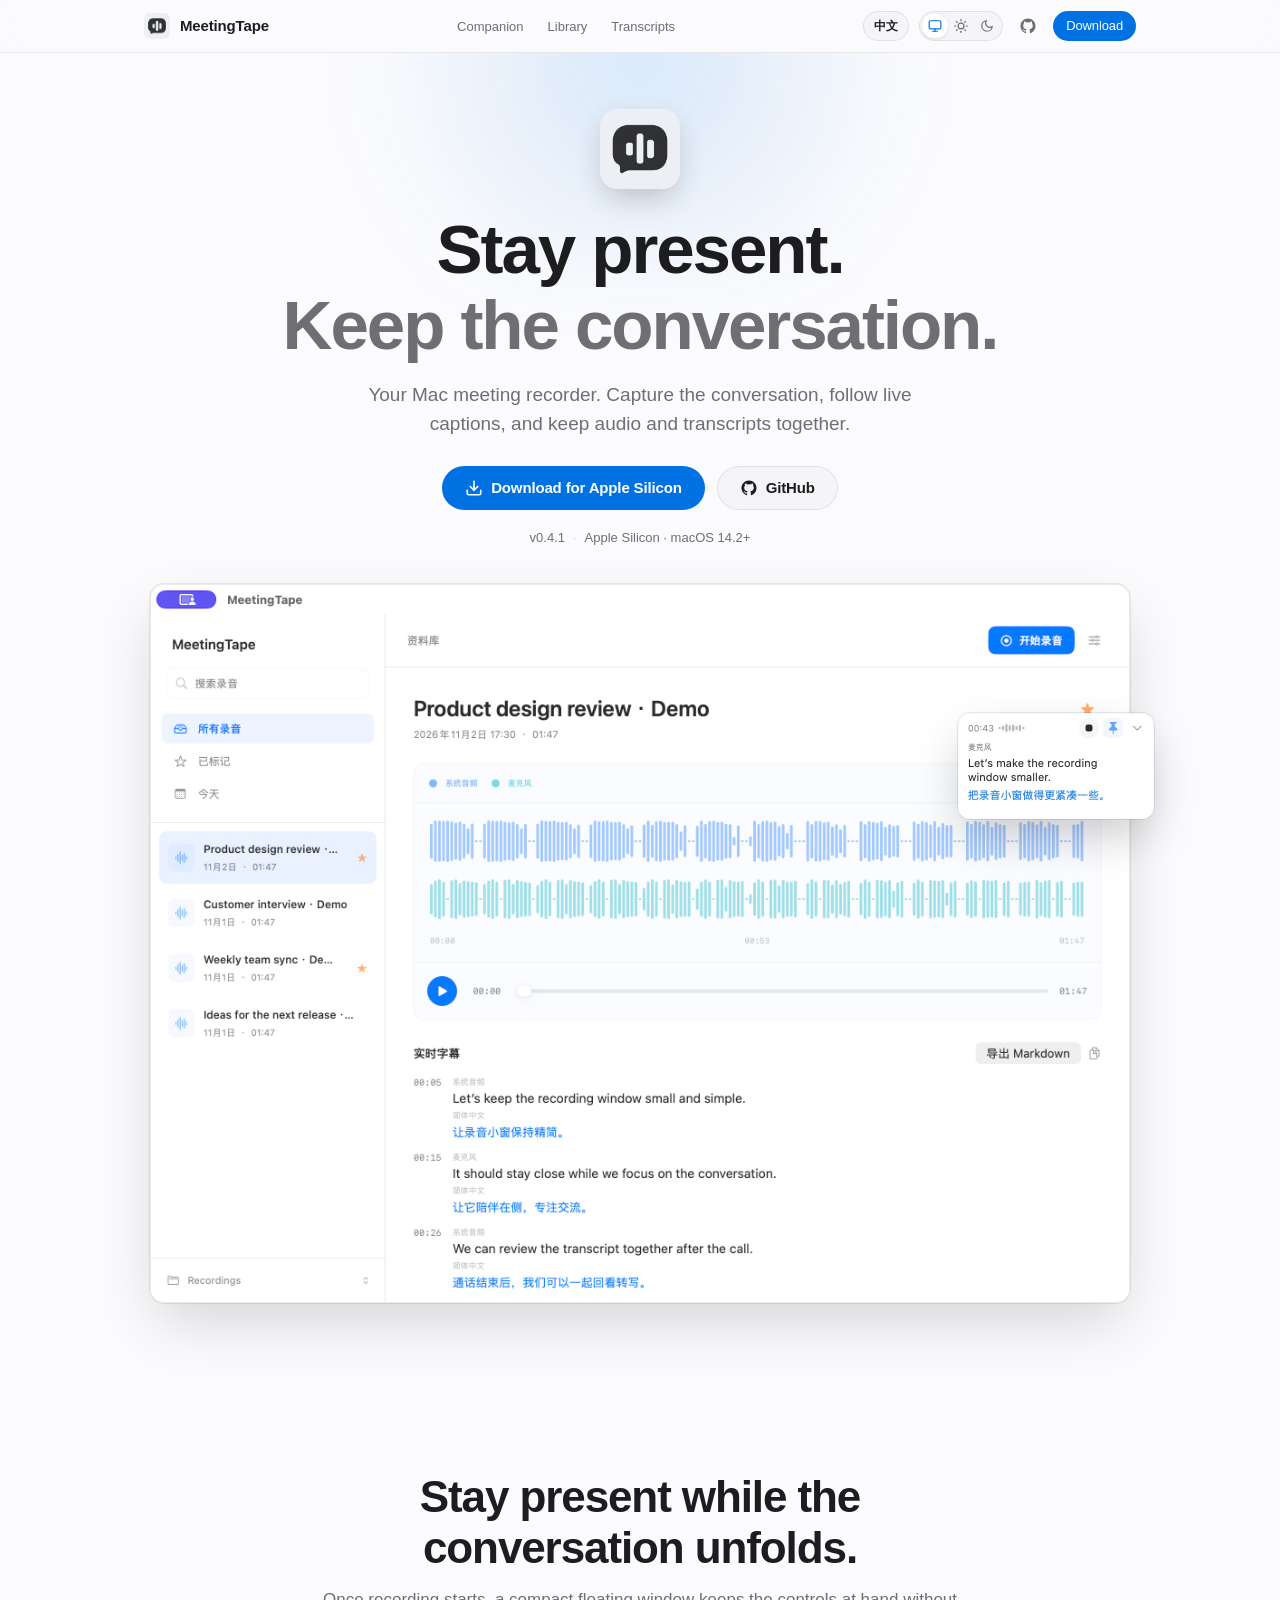
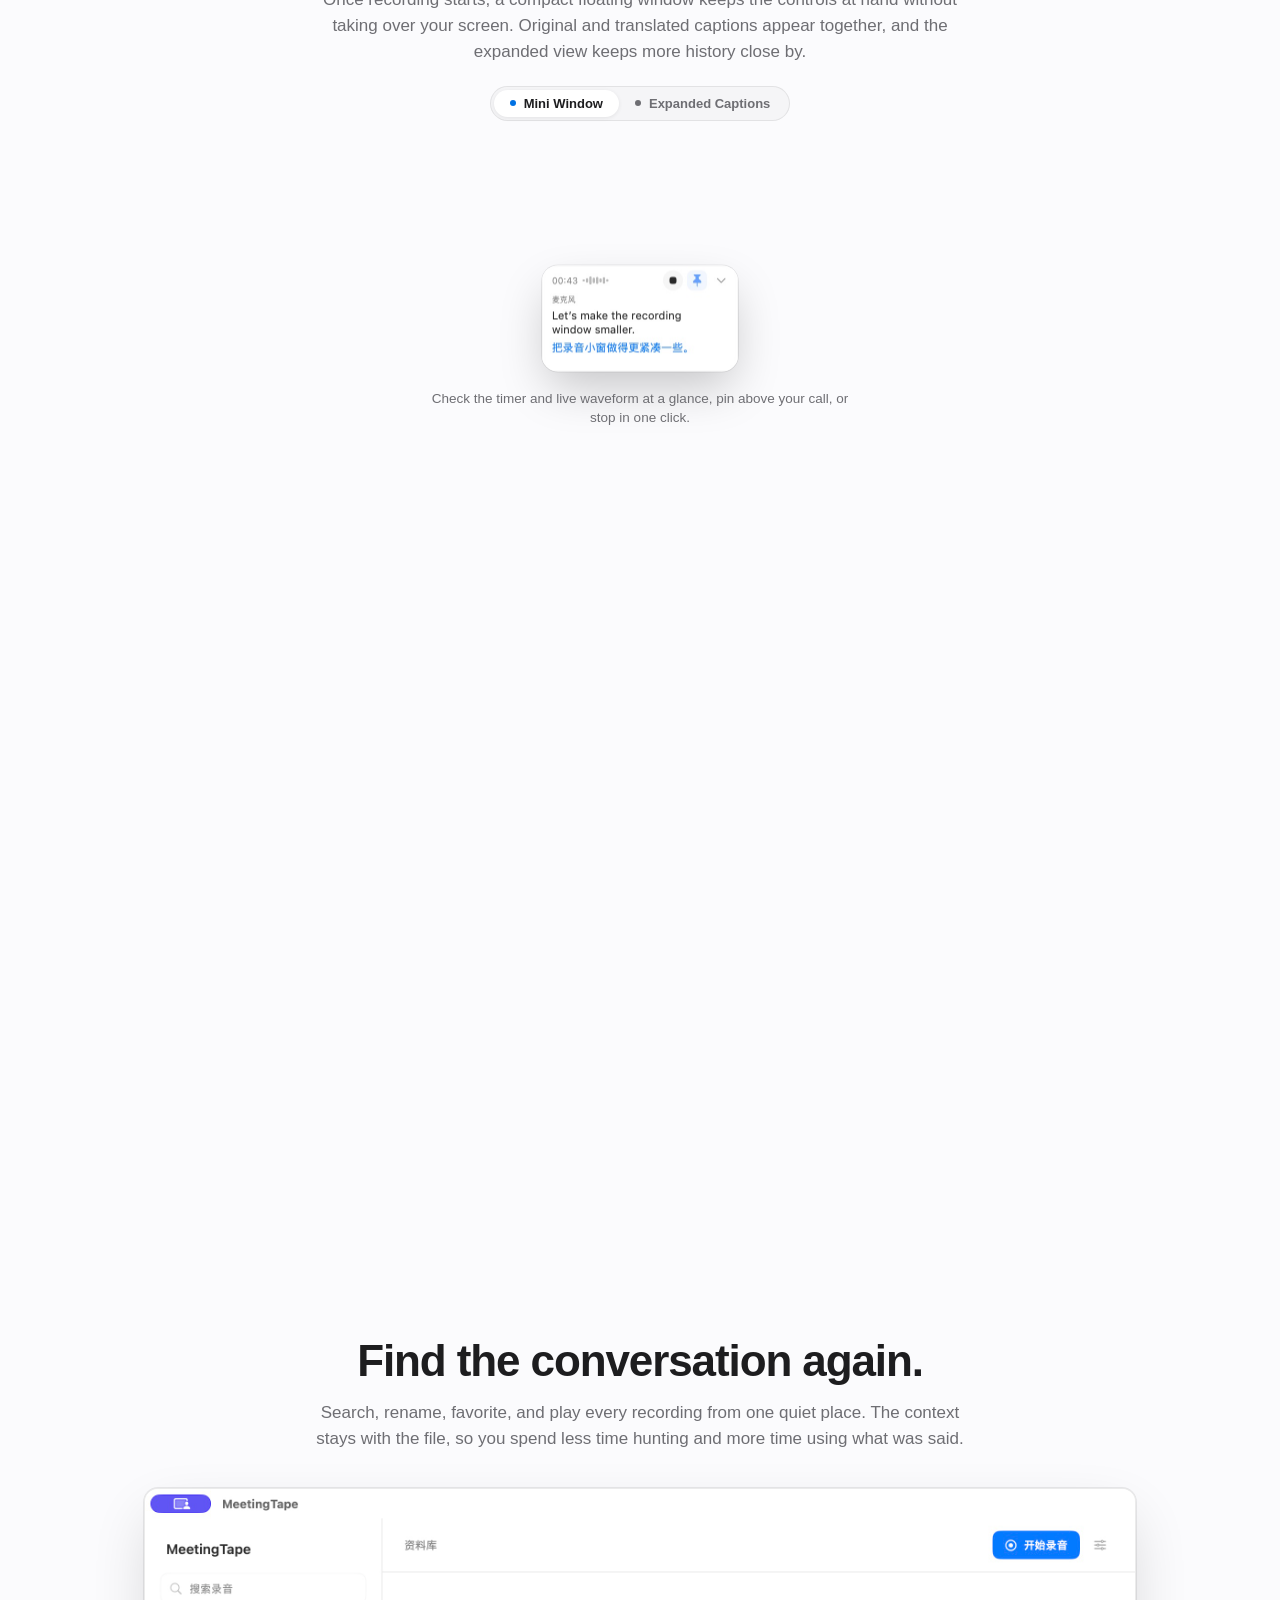
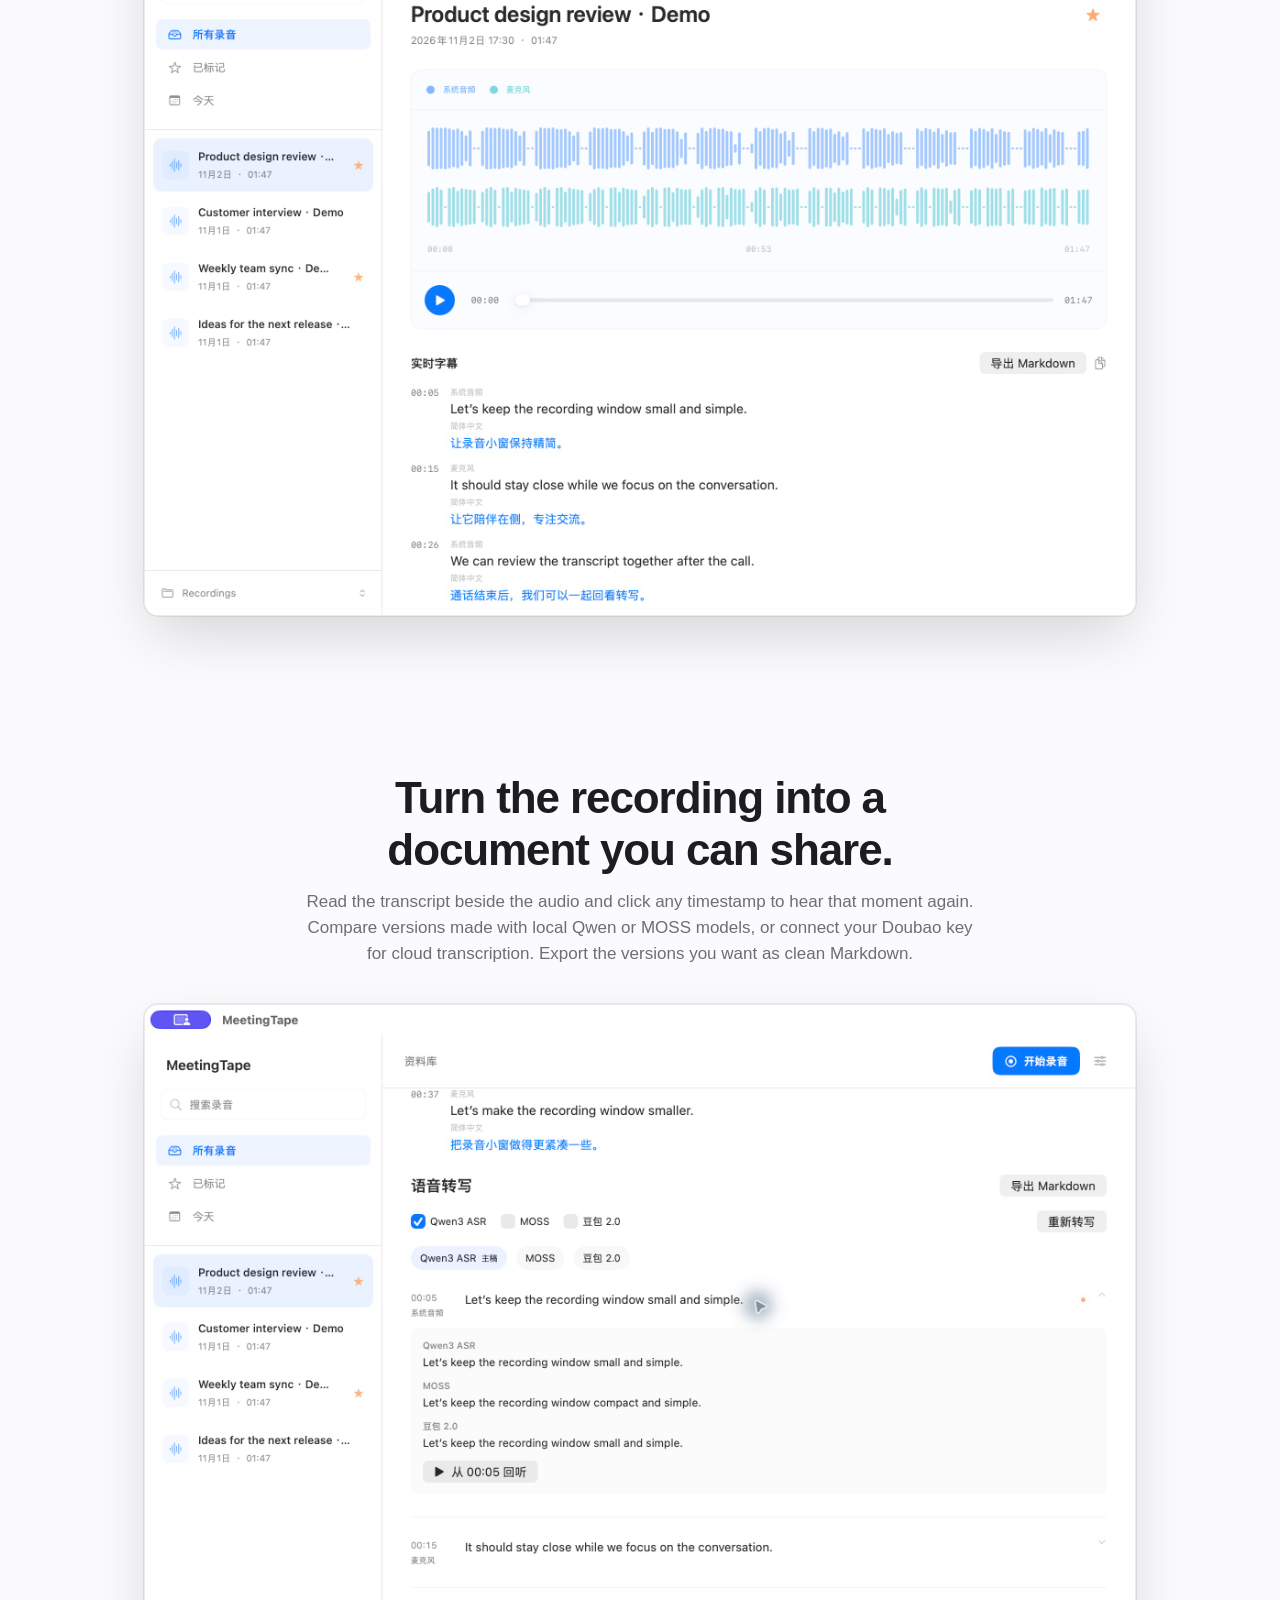
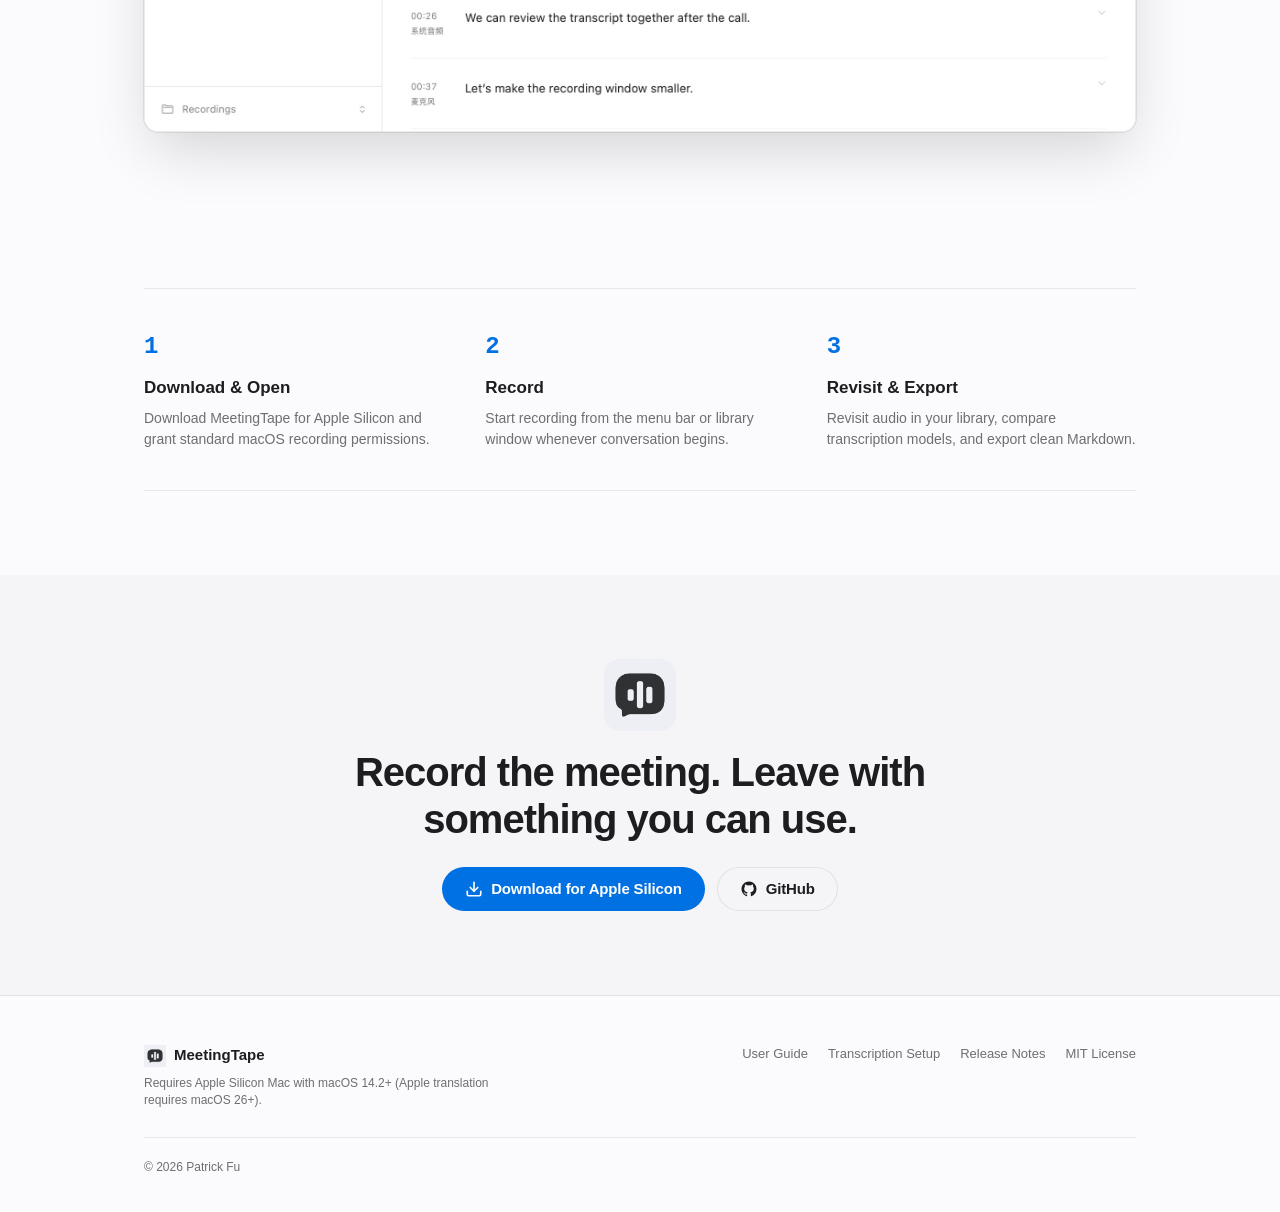
<file: docs/index.html>
<!DOCTYPE html>
<html lang="en" data-theme="system">
<head>
  <meta charset="UTF-8">
  <meta name="viewport" content="width=device-width, initial-scale=1.0, viewport-fit=cover">
  <title>MeetingTape — Native Mac Meeting Recorder &amp; Live Captions</title>
  <meta name="description" content="A native Mac meeting recorder with live captions. System and microphone audio capture, searchable library, and Markdown export.">
  <link rel="canonical" href="https://patrick-fu.github.io/meetingtape/">
  <meta property="og:type" content="website">
  <meta property="og:url" content="https://patrick-fu.github.io/meetingtape/">
  <meta property="og:title" content="MeetingTape — Native Mac Meeting Recorder &amp; Live Captions">
  <meta property="og:description" content="A native Mac meeting recorder with live captions. System and microphone audio capture, searchable library, and Markdown export.">
  <meta property="og:image" content="https://patrick-fu.github.io/meetingtape/images/app-icon.png">
  <meta name="twitter:card" content="summary_large_image">
  <meta name="twitter:url" content="https://patrick-fu.github.io/meetingtape/">
  <meta name="twitter:title" content="MeetingTape — Native Mac Meeting Recorder &amp; Live Captions">
  <meta name="twitter:description" content="A native Mac meeting recorder with live captions. System and microphone audio capture, searchable library, and Markdown export.">
  <meta name="twitter:image" content="https://patrick-fu.github.io/meetingtape/images/app-icon.png">
  <link rel="icon" type="image/png" href="images/app-icon.png">
  <link rel="apple-touch-icon" href="images/app-icon.png">
  <link rel="stylesheet" href="styles.css">
  <script>
    (function () {
      try {
        var savedTheme = localStorage.getItem('meetingtape.appearance');
        if (!['system', 'light', 'dark'].includes(savedTheme)) savedTheme = 'system';
        document.documentElement.setAttribute('data-theme', savedTheme);
      } catch (e) {}
    })();
  </script>
</head>
<body>
  <a href="#main" class="skip-link" data-i18n="skip_to_content">Skip to main content</a>
  <div id="a11y-status" class="sr-only" aria-live="polite"></div>
  <header class="site-header" id="site-header">
    <div class="header-inner">
      <a href="#" class="brand-link" aria-label="MeetingTape">
        <img src="images/app-icon.png" alt="" aria-hidden="true" width="28" height="28" class="brand-icon">
        <span class="brand-name">MeetingTape</span>
      </a>

      <nav class="site-nav" data-i18n-label="navigation" aria-label="Main Navigation">
        <ul class="nav-links">
          <li><a href="#companion" class="nav-anchor" data-i18n="nav_companion">Companion</a></li>
          <li><a href="#library" class="nav-anchor" data-i18n="nav_library">Library</a></li>
          <li><a href="#transcripts" class="nav-anchor" data-i18n="nav_transcripts">Transcripts</a></li>
        </ul>
      </nav>

      <div class="header-actions">
        <button type="button" id="lang-toggle-btn" class="control-btn" aria-label="Switch to 简体中文" title="Switch language / 切换语言">
          <span id="lang-label">中文</span>
        </button>
        <div class="theme-control" role="group" data-i18n-label="appearance" aria-label="Appearance">
          <button type="button" class="theme-btn" data-theme-val="system" data-i18n-title="theme_system" title="System appearance" aria-pressed="true">
            <svg class="theme-icon" width="14" height="14" viewBox="0 0 24 24" fill="none" stroke="currentColor" stroke-width="2" stroke-linecap="round" stroke-linejoin="round" aria-hidden="true">
              <rect x="2" y="3" width="20" height="14" rx="2" ry="2"></rect>
              <line x1="8" y1="21" x2="16" y2="21"></line>
              <line x1="12" y1="17" x2="12" y2="21"></line>
            </svg>
            <span class="sr-only" data-i18n="theme_system">System</span>
          </button>
          <button type="button" class="theme-btn" data-theme-val="light" data-i18n-title="theme_light" title="Light appearance" aria-pressed="false">
            <svg class="theme-icon" width="14" height="14" viewBox="0 0 24 24" fill="none" stroke="currentColor" stroke-width="2" stroke-linecap="round" stroke-linejoin="round" aria-hidden="true">
              <circle cx="12" cy="12" r="5"></circle>
              <line x1="12" y1="1" x2="12" y2="3"></line>
              <line x1="12" y1="21" x2="12" y2="23"></line>
              <line x1="4.22" y1="4.22" x2="5.64" y2="5.64"></line>
              <line x1="18.36" y1="18.36" x2="19.78" y2="19.78"></line>
              <line x1="1" y1="12" x2="3" y2="12"></line>
              <line x1="21" y1="12" x2="23" y2="12"></line>
              <line x1="4.22" y1="19.78" x2="5.64" y2="18.36"></line>
              <line x1="18.36" y1="5.64" x2="19.78" y2="4.22"></line>
            </svg>
            <span class="sr-only" data-i18n="theme_light">Light</span>
          </button>
          <button type="button" class="theme-btn" data-theme-val="dark" data-i18n-title="theme_dark" title="Dark appearance" aria-pressed="false">
            <svg class="theme-icon" width="14" height="14" viewBox="0 0 24 24" fill="none" stroke="currentColor" stroke-width="2" stroke-linecap="round" stroke-linejoin="round" aria-hidden="true">
              <path d="M21 12.79A9 9 0 1 1 11.21 3 7 7 0 0 0 21 12.79z"></path>
            </svg>
            <span class="sr-only" data-i18n="theme_dark">Dark</span>
          </button>
        </div>
        <a href="https://github.com/patrick-fu/meetingtape" class="icon-link" target="_blank" rel="noopener noreferrer" data-i18n-label="github_source" aria-label="GitHub Repository">
          <svg width="18" height="18" viewBox="0 0 24 24" fill="currentColor" aria-hidden="true">
            <path fill-rule="evenodd" clip-rule="evenodd" d="M12 2C6.477 2 2 6.484 2 12.017c0 4.425 2.865 8.18 6.839 9.504.5.092.682-.217.682-.483 0-.237-.008-.868-.013-1.703-2.782.605-3.369-1.343-3.369-1.343-.454-1.158-1.11-1.466-1.11-1.466-.908-.62.069-.608.069-.608 1.003.07 1.53 1.032 1.53 1.032.892 1.53 2.341 1.088 2.91.832.092-.647.35-1.088.636-1.338-2.22-.253-4.555-1.113-4.555-4.951 0-1.093.39-1.988 1.029-2.688-.103-.253-.446-1.272.098-2.65 0 0 .84-.27 2.75 1.026A9.564 9.564 0 0112 6.844c.85.004 1.705.115 2.504.337 1.909-1.296 2.747-1.027 2.747-1.027.546 1.379.202 2.398.1 2.651.64.7 1.028 1.595 1.028 2.688 0 3.848-2.339 4.695-4.566 4.943.359.309.678.92.678 1.855 0 1.338-.012 2.419-.012 2.747 0 .268.18.58.688.482A10.019 10.019 0 0022 12.017C22 6.484 17.522 2 12 2z"></path>
          </svg>
        </a>
        <a href="https://github.com/patrick-fu/meetingtape/releases/download/v0.4.1/MeetingTape-0.4.1-arm64.dmg" class="btn btn-primary btn-sm header-cta">
          <span data-i18n="nav_download">Download</span>
        </a>
      </div>
    </div>
  </header>
  <main id="main">
    <section class="hero-section" id="hero">
      <div class="hero-glow" aria-hidden="true"></div>

      <div class="container hero-container">
        <div class="hero-content">
          <img src="images/app-icon.png" alt="" aria-hidden="true" width="88" height="88" class="hero-icon">

          <h1 class="hero-headline">
            <span class="headline-line" data-i18n="hero_headline_1">Stay present.</span>
            <span class="headline-line headline-accent" data-i18n="hero_headline_2">Keep the conversation.</span>
          </h1>

          <p class="hero-lead" data-i18n="hero_lead">
            Your Mac meeting recorder. Capture the conversation, follow live captions, and keep audio and transcripts together.
          </p>

          <div class="hero-actions">
            <a href="https://github.com/patrick-fu/meetingtape/releases/download/v0.4.1/MeetingTape-0.4.1-arm64.dmg" class="btn btn-primary btn-lg">
              <svg width="18" height="18" viewBox="0 0 24 24" fill="none" stroke="currentColor" stroke-width="2.2" stroke-linecap="round" stroke-linejoin="round" aria-hidden="true">
                <path d="M21 15v4a2 2 0 0 1-2 2H5a2 2 0 0 1-2-2v-4"></path>
                <polyline points="7 10 12 15 17 10"></polyline>
                <line x1="12" y1="15" x2="12" y2="3"></line>
              </svg>
              <span data-i18n="hero_download_btn">Download for Apple Silicon</span>
            </a>

            <a href="https://github.com/patrick-fu/meetingtape" class="btn btn-secondary btn-lg" target="_blank" rel="noopener noreferrer">
              <svg width="18" height="18" viewBox="0 0 24 24" fill="currentColor" aria-hidden="true">
                <path fill-rule="evenodd" clip-rule="evenodd" d="M12 2C6.477 2 2 6.484 2 12.017c0 4.425 2.865 8.18 6.839 9.504.5.092.682-.217.682-.483 0-.237-.008-.868-.013-1.703-2.782.605-3.369-1.343-3.369-1.343-.454-1.158-1.11-1.466-1.11-1.466-.908-.62.069-.608.069-.608 1.003.07 1.53 1.032 1.53 1.032.892 1.53 2.341 1.088 2.91.832.092-.647.35-1.088.636-1.338-2.22-.253-4.555-1.113-4.555-4.951 0-1.093.39-1.988 1.029-2.688-.103-.253-.446-1.272.098-2.65 0 0 .84-.27 2.75 1.026A9.564 9.564 0 0112 6.844c.85.004 1.705.115 2.504.337 1.909-1.296 2.747-1.027 2.747-1.027.546 1.379.202 2.398.1 2.651.64.7 1.028 1.595 1.028 2.688 0 3.848-2.339 4.695-4.566 4.943.359.309.678.92.678 1.855 0 1.338-.012 2.419-.012 2.747 0 .268.18.58.688.482A10.019 10.019 0 0022 12.017C22 6.484 17.522 2 12 2z"></path>
              </svg>
              <span data-i18n="hero_github_btn">GitHub</span>
            </a>
          </div>

          <div class="hero-specs-pill">
            <span>v0.4.1</span>
            <span class="specs-dot" aria-hidden="true">·</span>
            <span data-i18n="hero_requirements">Apple Silicon · macOS 14.2+</span>
          </div>
        </div>
        <div class="hero-frame-wrapper">
          <div class="product-frame hero-frame">
            <img src="images/library.jpg" data-i18n-alt="image_library" alt="MeetingTape recording library interface" width="2160" height="1584" class="product-img" loading="eager">
          </div>
          <img src="images/floating-mini.jpg" class="hero-companion" width="392" height="212" data-i18n-alt="image_mini" alt="MeetingTape compact captions in a demo recording">
        </div>
      </div>
    </section>
    <section class="scene-section scene-companion" id="companion">
      <div class="scroll-track" id="companion-scroll-track">
        <div class="sticky-viewport">
          <div class="container text-center">
            <div class="scene-header">
              <h2 class="scene-title" data-i18n="scene1_title">Stay present while the conversation unfolds.</h2>
              <p class="scene-desc" data-i18n="scene1_desc">
                Once recording starts, a compact floating window keeps the controls at hand without taking over your screen. Original and translated captions appear together, and the expanded view keeps more history close by.
              </p>
              <div class="stage-toggle-pill" role="group" data-i18n-label="companion_modes" aria-label="Companion view mode">
                <button type="button" class="stage-pill-btn active" id="btn-mode-mini" aria-pressed="true" data-mode="mini">
                  <span class="pill-dot" aria-hidden="true"></span>
                  <span data-i18n="scene1_tab_mini">Mini Window</span>
                </button>
                <button type="button" class="stage-pill-btn" id="btn-mode-expanded" aria-pressed="false" data-mode="expanded">
                  <span class="pill-dot" aria-hidden="true"></span>
                  <span data-i18n="scene1_tab_expanded">Expanded Captions</span>
                </button>
              </div>
            </div>
            <div class="companion-stage">
              <div class="companion-card card-mini active" id="card-mini">
                <div class="float-frame float-mini-frame">
                  <img src="images/floating-mini.jpg" data-i18n-alt="image_mini" alt="MeetingTape mini floating window with timer and waveform" width="392" height="212" class="float-img" loading="lazy">
                </div>
                <p class="card-caption" data-i18n="scene1_mini_caption">
                  Check the timer and live waveform at a glance, pin above your call, or stop in one click.
                </p>
              </div>

              <div class="companion-card card-expanded" id="card-expanded">
                <div class="float-frame float-expanded-frame">
                  <img src="images/floating-captions.jpg" data-i18n-alt="image_expanded" alt="MeetingTape expanded floating captions window showing dialogue history and translation" width="760" height="640" class="float-img" loading="lazy">
                </div>
                <p class="card-caption" data-i18n="scene1_expanded_caption">
                  Read the original and translation together, with more of the conversation in view.
                </p>
              </div>
            </div>
          </div>
        </div>
      </div>
    </section>
    <section class="scene-section scene-library" id="library">
      <div class="container text-center">
        <div class="scene-header">
          <h2 class="scene-title" data-i18n="scene2_title">Find the conversation again.</h2>
          <p class="scene-desc" data-i18n="scene2_desc">
            Search, rename, favorite, and play every recording from one quiet place. The context stays with the file, so you spend less time hunting and more time using what was said.
          </p>
        </div>

        <div class="product-frame">
          <img src="images/library.jpg" data-i18n-alt="image_library" alt="MeetingTape demo recording library showing dual-track waveforms and search sidebar" width="2160" height="1584" class="product-img" loading="lazy">
        </div>
      </div>
    </section>
    <section class="scene-section scene-transcripts" id="transcripts">
      <div class="container text-center">
        <div class="scene-header">
          <h2 class="scene-title" data-i18n="scene3_title">Turn the recording into a document you can share.</h2>
          <p class="scene-desc" data-i18n="scene3_desc">
            Read the transcript beside the audio and click any timestamp to hear that moment again. Compare versions made with local Qwen or MOSS models, or connect your Doubao key for cloud transcription. Export the versions you want as clean Markdown.
          </p>
        </div>

        <div class="product-frame">
          <img src="images/transcript.jpg" data-i18n-alt="image_transcript" alt="MeetingTape transcript view showing multi-model comparison and export" width="2160" height="1584" class="product-img" loading="lazy">
        </div>
      </div>
    </section>
    <section class="scene-section scene-steps" id="steps">
      <div class="container">
        <div class="steps-row">
          <div class="step-item">
            <span class="step-num" aria-hidden="true">1</span>
            <h3 class="step-heading" data-i18n="step1_title">Download &amp; Open</h3>
            <p class="step-text" data-i18n="step1_desc">
              Download MeetingTape for Apple Silicon and grant standard macOS recording permissions.
            </p>
          </div>
          <div class="step-item">
            <span class="step-num" aria-hidden="true">2</span>
            <h3 class="step-heading" data-i18n="step2_title">Record</h3>
            <p class="step-text" data-i18n="step2_desc">
              Start recording from the menu bar or library window whenever conversation begins.
            </p>
          </div>
          <div class="step-item">
            <span class="step-num" aria-hidden="true">3</span>
            <h3 class="step-heading" data-i18n="step3_title">Revisit &amp; Export</h3>
            <p class="step-text" data-i18n="step3_desc">
              Revisit audio in your library, compare transcription models, and export clean Markdown.
            </p>
          </div>
        </div>
      </div>
    </section>
    <section class="closing-cta">
      <div class="container text-center">
        <img src="images/app-icon.png" alt="" aria-hidden="true" width="72" height="72" class="closing-icon" loading="lazy">
        <h2 class="closing-title" data-i18n="cta_title">Record the meeting. Leave with something you can use.</h2>
        <div class="closing-actions">
          <a href="https://github.com/patrick-fu/meetingtape/releases/download/v0.4.1/MeetingTape-0.4.1-arm64.dmg" class="btn btn-primary btn-lg">
            <svg width="18" height="18" viewBox="0 0 24 24" fill="none" stroke="currentColor" stroke-width="2.2" stroke-linecap="round" stroke-linejoin="round" aria-hidden="true">
              <path d="M21 15v4a2 2 0 0 1-2 2H5a2 2 0 0 1-2-2v-4"></path>
              <polyline points="7 10 12 15 17 10"></polyline>
              <line x1="12" y1="15" x2="12" y2="3"></line>
            </svg>
            <span data-i18n="hero_download_btn">Download for Apple Silicon</span>
          </a>
          <a href="https://github.com/patrick-fu/meetingtape" class="btn btn-secondary btn-lg" target="_blank" rel="noopener noreferrer">
            <svg width="18" height="18" viewBox="0 0 24 24" fill="currentColor" aria-hidden="true">
              <path fill-rule="evenodd" clip-rule="evenodd" d="M12 2C6.477 2 2 6.484 2 12.017c0 4.425 2.865 8.18 6.839 9.504.5.092.682-.217.682-.483 0-.237-.008-.868-.013-1.703-2.782.605-3.369-1.343-3.369-1.343-.454-1.158-1.11-1.466-1.11-1.466-.908-.62.069-.608.069-.608 1.003.07 1.53 1.032 1.53 1.032.892 1.53 2.341 1.088 2.91.832.092-.647.35-1.088.636-1.338-2.22-.253-4.555-1.113-4.555-4.951 0-1.093.39-1.988 1.029-2.688-.103-.253-.446-1.272.098-2.65 0 0 .84-.27 2.75 1.026A9.564 9.564 0 0112 6.844c.85.004 1.705.115 2.504.337 1.909-1.296 2.747-1.027 2.747-1.027.546 1.379.202 2.398.1 2.651.64.7 1.028 1.595 1.028 2.688 0 3.848-2.339 4.695-4.566 4.943.359.309.678.92.678 1.855 0 1.338-.012 2.419-.012 2.747 0 .268.18.58.688.482A10.019 10.019 0 0022 12.017C22 6.484 17.522 2 12 2z"></path>
            </svg>
            <span data-i18n="hero_github_btn">GitHub</span>
          </a>
        </div>
      </div>
    </section>

  </main>
  <footer class="site-footer">
    <div class="container footer-container">
      <div class="footer-links-row">
        <div class="footer-brand">
          <div class="footer-logo">
            <img src="images/app-icon.png" alt="" aria-hidden="true" width="22" height="22">
            <span class="footer-name">MeetingTape</span>
          </div>
          <p class="footer-note" data-i18n="footer_requirements_note">Requires Apple Silicon Mac with macOS 14.2+ (Apple translation requires macOS 26+).</p>
        </div>

        <nav class="footer-nav" data-i18n-label="reference_links" aria-label="Reference Links">
          <a href="https://github.com/patrick-fu/meetingtape/blob/main/docs/distribution.md" target="_blank" rel="noopener noreferrer" data-i18n="footer_guide">User Guide</a>
          <a href="https://github.com/patrick-fu/meetingtape/blob/main/docs/transcription.md" target="_blank" rel="noopener noreferrer" data-i18n="footer_setup">Transcription Setup</a>
          <a href="https://github.com/patrick-fu/meetingtape/releases/tag/v0.4.1" target="_blank" rel="noopener noreferrer" data-i18n="footer_release">Release Notes</a>
          <a href="https://github.com/patrick-fu/meetingtape/blob/main/LICENSE" target="_blank" rel="noopener noreferrer" data-i18n="footer_license">MIT License</a>
        </nav>
      </div>

      <div class="footer-bottom-row">
        <p class="footer-copy">© 2026 Patrick Fu</p>
      </div>
    </div>
  </footer>
  <script src="site.js"></script>
</body>
</html>
</file>
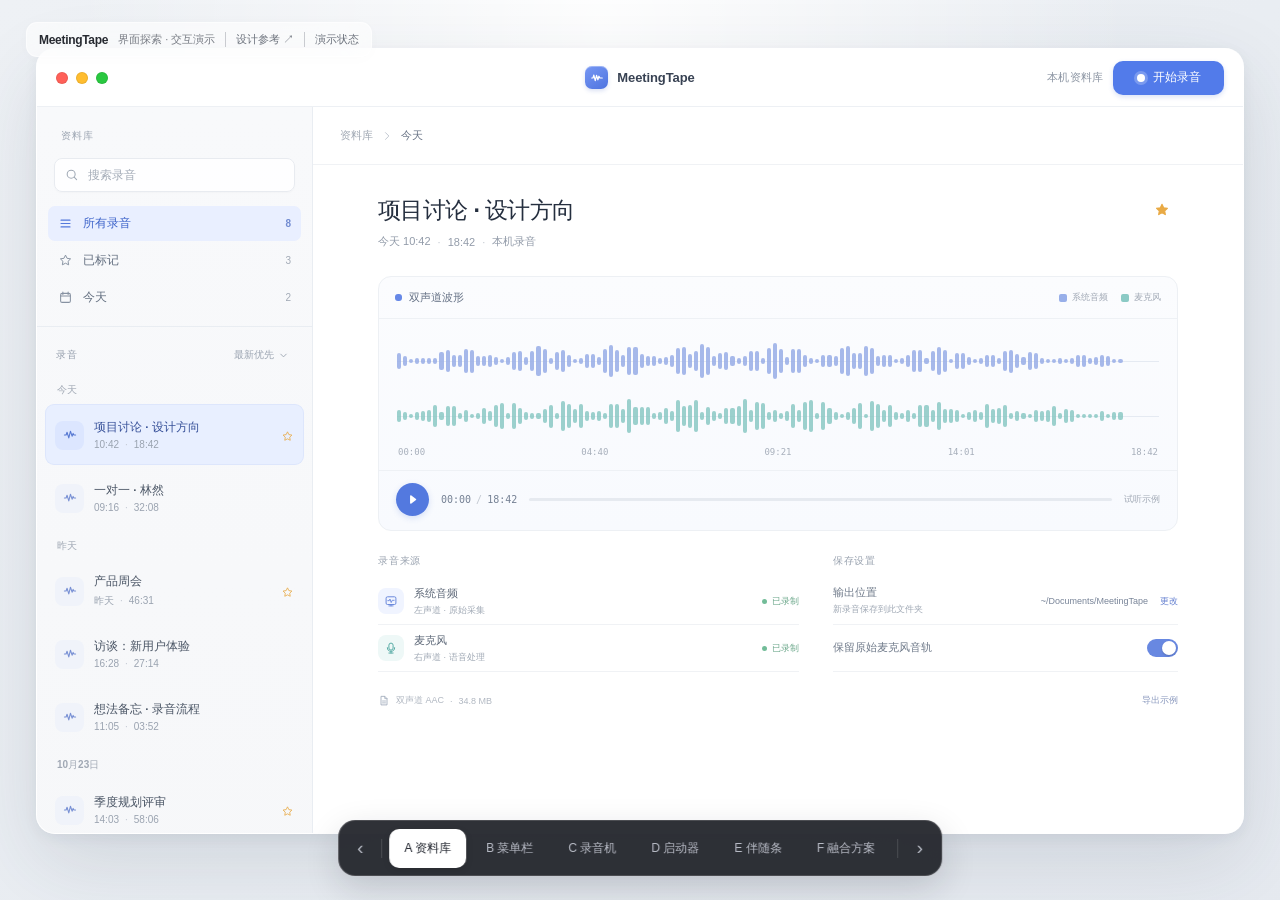
<file: Prototypes/GUI/index.html>
<!doctype html>
<html lang="zh-CN">
<head>
  <meta charset="UTF-8"><meta name="viewport" content="width=device-width, initial-scale=1">
  <title>MeetingTape · 界面探索</title><link rel="icon" type="image/svg+xml" href="assets/icon.svg">
  <style>
    *{box-sizing:border-box}body{margin:0;font-family:-apple-system,BlinkMacSystemFont,"PingFang SC",sans-serif;color:#272a31;background:#e9e9e6}button,a{font:inherit}button{cursor:pointer}iframe{display:block;border:0;width:100vw;height:100dvh}.identity{position:fixed;top:22px;left:26px;z-index:20;display:flex;align-items:center;gap:10px;padding:9px 12px;border:1px solid #fff8;border-radius:11px;background:#fff9;backdrop-filter:blur(24px);box-shadow:0 2px 15px #00000004;font-size:12px}.identity strong{letter-spacing:-.3px}.identity span{color:#787c84;font-size:11px}.identity button{background:none;border:0;color:#6d737d;padding:0 0 0 10px;border-left:1px solid #c9cbd0;font-size:11px}.switcher{position:fixed;z-index:20;bottom:24px;left:50%;transform:translateX(-50%);display:flex;gap:5px;align-items:center;padding:7px;background:#22252bf0;color:white;border:1px solid #ffffff24;border-radius:17px;box-shadow:0 12px 35px #11182728;backdrop-filter:blur(30px)}.switcher button{border:0;background:none;color:#b9bdc7;padding:11px 15px;border-radius:10px;white-space:nowrap;font-size:12px;transition:.18s}.switcher button:hover{background:#ffffff0e;color:white}.switcher button[aria-current=true]{background:#fff;color:#20242d;box-shadow:0 2px 6px #0002}.switcher .arrow{font-size:19px;padding:6px 11px;line-height:28px}.switcher .sep{height:19px;width:1px;background:#ffffff23;margin:0 2px}.panel{position:fixed;z-index:30;left:26px;top:77px;width:330px;padding:23px;border:1px solid #ffffffa1;background:#fffffff2;box-shadow:0 20px 70px #23304c29;border-radius:17px;backdrop-filter:blur(30px)}.panel[hidden],.state[hidden]{display:none}.panel h2{margin:0 0 11px;font-size:15px}.panel p{font-size:12px;color:#68717f;line-height:1.8;margin:0 0 17px}.panel a{display:block;font-size:12px;color:#4668a0;text-decoration:none;line-height:2}.panel small{display:block;color:#969ba3;font-size:10px;border-top:1px solid #eee;margin-top:17px;padding-top:13px;line-height:1.7}.state-toggle{position:fixed;right:25px;top:24px;z-index:20;font-size:11px;background:#ffffff9c;border:1px solid #fff6;border-radius:9px;padding:9px 11px;color:#757b84;backdrop-filter:blur(24px)}.state{position:fixed;right:25px;top:66px;z-index:30;max-width:390px;max-height:65vh;overflow:auto;background:#20252cf5;color:#d6dfde;border:1px solid #ffffff30;border-radius:13px;padding:19px;font:11px/1.7 ui-monospace,monospace;white-space:pre-wrap;box-shadow:0 16px 40px #0002}@media(max-width:740px){.switcher{max-width:96vw;gap:1px;bottom:12px;border-radius:13px;padding:5px}.switcher button{font-size:10px;padding:10px 8px}.switcher .arrow{padding:5px}.identity{top:12px;left:12px}.identity span{display:none}.state-toggle{right:12px;top:13px}.panel{left:12px;top:64px;max-width:calc(100vw - 24px)}}
  </style>
</head>
<body>
  <iframe id="canvas" title="MeetingTape 方案 A"></iframe>
  <div class="identity"><strong>MeetingTape</strong><span>界面探索 · 交互演示</span><button id="reference" aria-expanded="false">设计参考 ↗</button><button id="stateToggle" aria-expanded="false">演示状态</button></div>
  <pre class="state" id="state" hidden></pre>
  <aside class="panel" id="referencePanel" hidden><h2 id="variantTitle"></h2><p id="variantIdea"></p><a id="source" target="_blank" rel="noreferrer"></a><small>录音使用内存中的演示数据。试听与导出为本地生成的示例音频。</small></aside>
  <nav class="switcher" aria-label="原型方案切换"><button class="arrow" id="prev" aria-label="上一个方案">‹</button><span class="sep"></span><button data-variant="A">A 资料库</button><button data-variant="B">B 菜单栏</button><button data-variant="C">C 录音机</button><button data-variant="D">D 启动器</button><button data-variant="E">E 伴随条</button><button data-variant="F">F 融合方案</button><span class="sep"></span><button class="arrow" id="next" aria-label="下一个方案">›</button></nav>
  <script>
    const study=new URL(location.href).searchParams.get('study'); const captionStudy=study==='captions',bilingualStudy=study==='bilingual'; const variants=bilingualStudy?{A:{name:'轻叠字幕',idea:'保持196宽，原文与译文上下排列，以清晰层级读最新一句。',source:'双语录音窗 · Antigravity设计原型',url:null},B:{name:'紧凑胶囊',idea:'将计时与来源合并呈现，进一步缩小纵向占用。',source:'双语录音窗 · Antigravity设计原型',url:null},C:{name:'音源侧栏',idea:'用独立音源电平侧栏表达两路声音，正文保持聚焦。',source:'双语录音窗 · Antigravity设计原型',url:null}}:captionStudy?{A:{name:'轻字幕条',idea:'小窗用一行读当前句，展开后沿时间顺序阅读历史；字幕在两种尺寸中连续更新。',source:'大小窗字幕 · 模拟交互',url:null},B:{name:'两行字幕卡',idea:'小窗容纳两行，大窗弱化历史、聚焦当前发言，适合一边工作一边跟随。',source:'大小窗字幕 · 模拟交互',url:null},C:{name:'双音源字幕',idea:'小窗分别呈现系统音频与麦克风的最新内容，大窗按音源筛选和回看。',source:'大小窗字幕 · 模拟交互',url:null}}:{A:{name:'资料库工作台',idea:'把录音当作可整理、可回听的文件。主窗口承载完整上下文，适合常驻管理。',source:'Apple · Mac 语音备忘录',url:'https://support.apple.com/guide/voice-memos/welcome/mac'},B:{name:'菜单栏速录',idea:'录音随叫随到，结束即收起。设置与最近录音留在一个轻量下拉面板里。',source:'CleanShot · 即时捕获工具',url:'https://cleanshot.com/'},C:{name:'桌面录音机',idea:'让音源、电平和录制动作像一台摸得着的设备。双声源的工作状态一眼可见。',source:'Rogue Amoeba · Piezo',url:'https://rogueamoeba.com/piezo/'},D:{name:'键盘启动器',idea:'一个输入框调出录音和文件操作。用键盘完成大部分动作，录音时收成小浮层。',source:'Raycast · Search Bar',url:'https://manual.raycast.com/search-bar'},E:{name:'悬浮伴随条',idea:'会议继续，录音退到一旁。可拖动的轻量控件只留下正在发生的事。',source:'Superwhisper · 全局快捷入口',url:'https://superwhisper.com/'},F:{name:'资料库与悬浮窗',idea:'资料库负责整理，独立悬浮窗负责录制。收起时仅保留时间、波形、停止与展开；关闭资料库后录音继续，停止后自动入库。',source:'豆包 · 用户提供的录音悬浮窗截图',url:null}};
    const keys=Object.keys(variants),frame=document.querySelector('#canvas');let current='A'; if(captionStudy||bilingualStudy){document.querySelector('.identity span').textContent='大小窗字幕 · 模拟演示';document.querySelector('#reference').textContent='方案说明'; document.querySelectorAll('[data-variant]').forEach(b=>{b.hidden=!variants[b.dataset.variant];if(variants[b.dataset.variant])b.textContent=b.dataset.variant+' '+variants[b.dataset.variant].name;});document.querySelector('.panel small').textContent='文字、音源与录音为模拟数据。本页不调用麦克风或云端接口；系统全局置顶仍由原生 App 验收。';}
    function show(key){current=variants[key]?key:'A';const v=variants[current],url=new URL(location.href);url.searchParams.set('variant',current);history.replaceState(null,'',url);frame.src=bilingualStudy?`bilingual.html?variant=${current}`:captionStudy?`captions.html?variant=${current}`:`variants/${current.toLowerCase()}.html`;frame.title=`MeetingTape 方案 ${current} · ${v.name}`;document.querySelectorAll('[data-variant]').forEach(b=>b.setAttribute('aria-current',String(b.dataset.variant===current)));document.querySelector('#variantTitle').textContent=current+' · '+v.name;document.querySelector('#variantIdea').textContent=v.idea;const source=document.querySelector('#source');source.textContent=v.source+(v.url?' ↗':'');if(v.url)source.href=v.url;else source.removeAttribute('href');document.title=`MeetingTape · ${v.name}`;document.querySelector('#state').textContent='等待界面状态…';console.info('MeetingTape prototype', {variant:current,name:v.name,status:'loading'});}
    function cycle(direction){show(keys[(keys.indexOf(current)+direction+keys.length)%keys.length]);}
    document.querySelectorAll('[data-variant]').forEach(b=>b.onclick=()=>show(b.dataset.variant));document.querySelector('#prev').onclick=()=>cycle(-1);document.querySelector('#next').onclick=()=>cycle(1);
    document.querySelector('#reference').onclick=()=>{const panel=document.querySelector('#referencePanel');panel.hidden=!panel.hidden;document.querySelector('#reference').setAttribute('aria-expanded',!panel.hidden);};
    document.querySelector('#stateToggle').onclick=()=>{const state=document.querySelector('#state');state.hidden=!state.hidden;document.querySelector('#stateToggle').setAttribute('aria-expanded',!state.hidden);};
    document.addEventListener('keydown',event=>{if(event.target.closest('input,textarea,select,[contenteditable="true"]'))return;if(['ArrowLeft','ArrowRight'].includes(event.key)){event.preventDefault();cycle(event.key==='ArrowRight'?1:-1);}});
    window.addEventListener('message',event=>{if(event.origin!==location.origin||event.source!==frame.contentWindow)return;if(event.data.type==='meetingtape:cycle')cycle(event.data.direction);if(event.data.type==='meetingtape:state'&&event.data.state.variant===current){document.querySelector('#state').textContent=JSON.stringify(event.data.state,null,2);console.info('MeetingTape state',event.data.state);}});
    if(bilingualStudy){document.querySelector('#stateToggle').style.display='none';document.querySelector('.identity span').textContent='双语字幕 · 模拟演示';} frame.onload=()=>frame.contentWindow.postMessage({type:'meetingtape:request-state'},location.origin);show(new URL(location.href).searchParams.get('variant')||'A');
  </script>
</body>
</html>
</file>
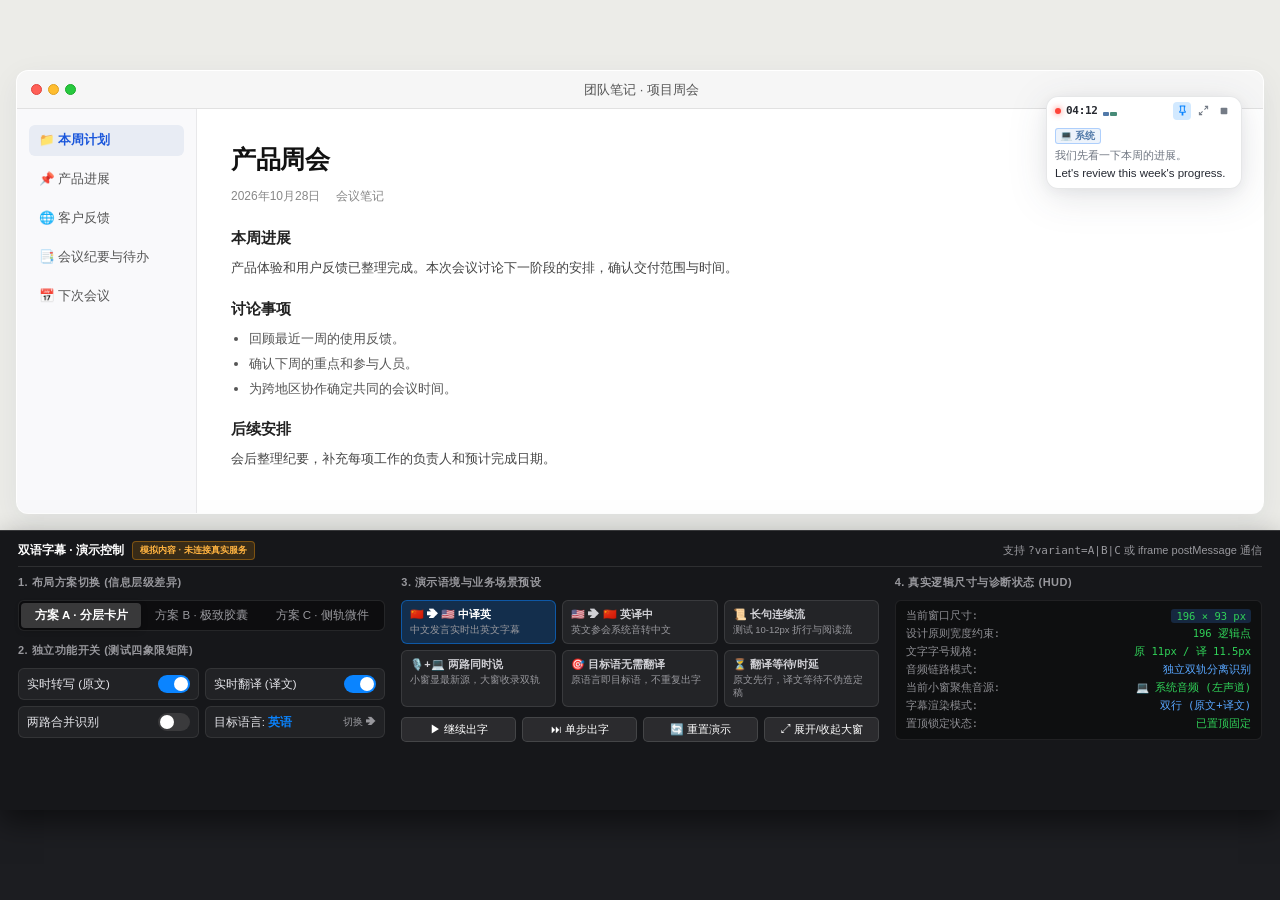
<file: Prototypes/GUI/bilingual.html>
<!DOCTYPE html>
<html lang="zh-CN">
<head>
  <meta charset="utf-8">
  <meta name="viewport" content="width=device-width, initial-scale=1.0">
  <title>MeetingTape 紧凑双语录音悬浮窗原型 (A / B / C 方案对比)</title>
  <style>
    :root {
      --bg-desktop: #1c1d21;
      --bg-paper: #ffffff;
      --bg-glass-dark: rgba(28, 28, 30, 0.88);
      --bg-glass-card: rgba(44, 44, 46, 0.72);
      --bg-hud: rgba(22, 23, 26, 0.94);
      --border-glass: rgba(255, 255, 255, 0.12);
      --border-hud: rgba(255, 255, 255, 0.14);
      --shadow-window: 0 16px 36px rgba(0, 0, 0, 0.45), 0 2px 8px rgba(0, 0, 0, 0.35);
      --shadow-hud: 0 12px 28px rgba(0, 0, 0, 0.5);
      --accent-sys: #388bfd;
      --accent-sys-bg: rgba(56, 139, 253, 0.18);
      --accent-mic: #3fb950;
      --accent-mic-bg: rgba(63, 185, 80, 0.18);
      --accent-mix: #d29922;
      --accent-mix-bg: rgba(210, 153, 34, 0.18);
      --accent-mac-red: #ff453a;
      --accent-mac-amber: #ff9f0a;
      --accent-mac-green: #30d158;
      --accent-blue: #0a84ff;
      --text-pri: #f5f5f7;
      --text-sec: #98989d;
      --text-muted: #636366;
      --font-stack: -apple-system, BlinkMacSystemFont, "SF Pro Text", "SF Pro Display", "PingFang SC", "Hiragino Sans GB", "Microsoft YaHei", sans-serif;
      --font-mono: "SF Mono", Menlo, Monaco, Consolas, monospace;
    }

    * {
      box-sizing: border-box;
      margin: 0;
      padding: 0;
    }

    body {
      font-family: var(--font-stack);
      background-color: var(--bg-desktop);
      color: #333333;
      height: 100vh;
      overflow: hidden;
      display: flex;
      flex-direction: column;
      user-select: none;
      -webkit-font-smoothing: antialiased;
    }

    /* ==========================================================================
       1. 模拟桌面背景与笔记资料库界面 (Mac Document Workspace)
       ========================================================================== */
    .desktop-workspace {
      flex: 1;
      position: relative;
      display: flex;
      background: radial-gradient(circle at 10% 20%, #2a2c35 0%, #17181c 90%);
      overflow: hidden;
      padding: 16px;
    }

    .doc-app-window {
      flex: 1;
      background: #ffffff;
      border-radius: 12px;
      display: flex;
      flex-direction: column;
      box-shadow: 0 18px 48px rgba(0, 0, 0, 0.45);
      border: 1px solid rgba(255, 255, 255, 0.1);
      overflow: hidden;
      opacity: 0.94;
    }

    .doc-titlebar {
      height: 38px;
      background: #f6f6f6;
      border-bottom: 1px solid #e1e1e1;
      display: flex;
      align-items: center;
      padding: 0 14px;
      gap: 8px;
    }

    .mac-dots {
      display: flex;
      gap: 6px;
    }
    .mac-dot {
      width: 11px;
      height: 11px;
      border-radius: 50%;
    }
    .mac-dot.red { background: #ff5f56; border: 1px solid #e0443e; }
    .mac-dot.yellow { background: #ffbd2e; border: 1px solid #dea123; }
    .mac-dot.green { background: #27c93f; border: 1px solid #1aab29; }

    .doc-title {
      flex: 1;
      text-align: center;
      font-size: 13px;
      color: #555555;
      font-weight: 500;
      margin-right: 50px;
    }

    .doc-body {
      flex: 1;
      display: flex;
      overflow: hidden;
    }

    .doc-sidebar {
      width: 220px;
      background: #f9f9fb;
      border-right: 1px solid #e8e8ea;
      padding: 16px 12px;
      display: flex;
      flex-direction: column;
      gap: 8px;
    }

    .doc-sidebar-item {
      padding: 7px 10px;
      border-radius: 6px;
      font-size: 12.5px;
      color: #555;
      cursor: default;
      display: flex;
      align-items: center;
      gap: 8px;
    }
    .doc-sidebar-item.active {
      background: #e8ecf4;
      color: #1a56db;
      font-weight: 600;
    }

    .doc-main-content {
      flex: 1;
      padding: 28px 36px;
      background: #ffffff;
      color: #2c3e50;
      overflow-y: auto;
      line-height: 1.6;
    }

    .doc-main-content h1 {
      font-size: 21px;
      font-weight: 700;
      color: #111;
      margin-bottom: 8px;
    }
    .doc-meta {
      font-size: 12px;
      color: #888;
      margin-bottom: 20px;
      display: flex;
      gap: 16px;
    }
    .doc-main-content h2 {
      font-size: 15px;
      font-weight: 600;
      color: #222;
      margin: 18px 0 8px 0;
    }
    .doc-main-content p {
      font-size: 13px;
      color: #444;
      margin-bottom: 12px;
    }
    .doc-main-content ul {
      padding-left: 18px;
      font-size: 13px;
      color: #555;
      margin-bottom: 14px;
    }
    .doc-main-content li {
      margin-bottom: 4px;
    }
    .doc-badge-pill {
      display: inline-block;
      padding: 2px 6px;
      border-radius: 4px;
      font-size: 11px;
      background: #eef2ff;
      color: #3b82f6;
      margin-right: 6px;
    }

    /* ==========================================================================
       2. 核心悬浮小窗 (MeetingTape Floating Recorder Widget)
       严格 196px 逻辑宽度，放置于页面右上角
       ========================================================================== */
    .recorder-anchor {
      position: absolute;
      top: 32px;
      right: 36px;
      z-index: 1000;
      filter: drop-shadow(0 14px 28px rgba(0, 0, 0, 0.42));
      transition: all 0.24s cubic-bezier(0.16, 1, 0.3, 1);
    }

    /* 悬浮小窗主体 */
    .tape-widget {
      width: 196px; /* 严格保证 196 CSS 像素 */
      border-radius: 10px;
      background: var(--bg-glass-dark);
      backdrop-filter: blur(24px) saturate(190%);
      -webkit-backdrop-filter: blur(24px) saturate(190%);
      border: 0.5px solid var(--border-glass);
      color: var(--text-pri);
      box-shadow: 0 10px 26px rgba(0, 0, 0, 0.4), inset 0 0.5px 0.5px rgba(255, 255, 255, 0.15);
      position: relative;
      overflow: hidden;
      transition: width 0.28s cubic-bezier(0.16, 1, 0.3, 1),
                  height 0.24s cubic-bezier(0.16, 1, 0.3, 1),
                  border-radius 0.2s ease;
    }

    /* 展开态：380 × 320 px */
    .tape-widget.is-expanded {
      width: 380px !important;
      height: 320px !important;
      border-radius: 12px;
    }

    /* 通用微型图标按钮 */
    .btn-icon {
      background: transparent;
      border: none;
      outline: none;
      color: var(--text-sec);
      cursor: pointer;
      display: inline-flex;
      align-items: center;
      justify-content: center;
      width: 18px;
      height: 18px;
      border-radius: 4px;
      transition: all 0.15s ease;
      padding: 0;
    }
    .btn-icon:hover {
      color: var(--text-pri);
      background: rgba(255, 255, 255, 0.12);
    }
    .btn-icon.active {
      color: var(--accent-blue);
      background: rgba(10, 132, 255, 0.18);
    }
    .btn-icon.btn-stop:hover {
      color: var(--accent-mac-red);
      background: rgba(255, 69, 58, 0.2);
    }

    /* 声道来源小徽章 */
    .source-badge {
      display: inline-flex;
      align-items: center;
      gap: 3px;
      font-size: 10px;
      font-weight: 600;
      padding: 1px 4px;
      border-radius: 3px;
      letter-spacing: 0.2px;
      line-height: 1.2;
    }
    .source-badge.sys {
      background: var(--accent-sys-bg);
      color: var(--accent-sys);
      border: 0.5px solid rgba(56, 139, 253, 0.35);
    }
    .source-badge.mic {
      background: var(--accent-mic-bg);
      color: var(--accent-mic);
      border: 0.5px solid rgba(63, 185, 80, 0.35);
    }
    .source-badge.mix {
      background: var(--accent-mix-bg);
      color: var(--accent-mix);
      border: 0.5px solid rgba(210, 153, 34, 0.35);
    }

    /* 录音指示红点脉冲动画 */
    .rec-pulse-dot {
      width: 6px;
      height: 6px;
      border-radius: 50%;
      background: var(--accent-mac-red);
      box-shadow: 0 0 6px rgba(255, 69, 58, 0.8);
      animation: recPulse 1.4s infinite ease-in-out;
      flex-shrink: 0;
    }
    @keyframes recPulse {
      0%, 100% { transform: scale(1); opacity: 1; }
      50% { transform: scale(0.75); opacity: 0.45; }
    }

    /* 动态微型双声道波形条 (CSS 动画) */
    .mini-meters {
      display: inline-flex;
      align-items: flex-end;
      gap: 1.5px;
      height: 10px;
      width: 14px;
    }
    .meter-bar {
      flex: 1;
      background: var(--text-sec);
      border-radius: 1px;
      transition: height 0.1s ease;
      height: 4px;
    }
    .meter-bar.l-ch { background: var(--accent-sys); }
    .meter-bar.r-ch { background: var(--accent-mic); }
    .meter-bar.speaking {
      animation: meterJump 0.35s infinite alternate ease-in-out;
    }
    @keyframes meterJump {
      0% { height: 2px; }
      50% { height: 9px; }
      100% { height: 5px; }
    }

    /* 翻译等待闪烁动画 */
    .waiting-shimmer {
      display: inline-block;
      color: var(--accent-mac-amber);
      font-style: italic;
      animation: shimmerFade 1.2s infinite ease-in-out;
    }
    @keyframes shimmerFade {
      0%, 100% { opacity: 0.5; }
      50% { opacity: 1; }
    }

    /* ==========================================================================
       3. 方案 A：经典分层卡片流 (Classic Tiered Card)
       信息层级：顶部独立操作控制栏 + 下方字幕内容卡片
       ========================================================================== */
    .variant-a {
      display: flex;
      flex-direction: column;
      padding: 6px 8px 7px 8px;
    }

    .va-header {
      display: flex;
      align-items: center;
      justify-content: space-between;
      height: 20px;
      padding-bottom: 4px;
      border-bottom: 0.5px solid rgba(255, 255, 255, 0.08);
      margin-bottom: 5px;
    }

    .va-header-left {
      display: flex;
      align-items: center;
      gap: 5px;
    }

    .va-timer {
      font-size: 11px;
      font-family: var(--font-mono);
      font-weight: 600;
      color: var(--text-pri);
      letter-spacing: -0.3px;
    }

    .va-header-actions {
      display: flex;
      align-items: center;
      gap: 3px;
    }

    .va-content {
      display: flex;
      flex-direction: column;
      gap: 3px;
    }

    .va-meta-row {
      display: flex;
      align-items: center;
      justify-content: space-between;
      margin-bottom: 1px;
    }

    .va-target-tag {
      font-size: 9.5px;
      color: var(--text-sec);
      background: rgba(255, 255, 255, 0.08);
      padding: 1px 4px;
      border-radius: 3px;
    }

    /* 原文与译文字体约 10-12px，不缩成难读文字 */
    .va-text-original {
      font-size: 11px;
      line-height: 14.5px;
      color: #a1a1a6;
      word-break: break-all;
      display: -webkit-box;
      -webkit-line-clamp: 2;
      -webkit-box-orient: vertical;
      overflow: hidden;
    }
    .va-text-original .label-prefix {
      color: #6e6e73;
      font-size: 9.5px;
      margin-right: 2px;
      font-weight: 500;
    }

    .va-text-translated {
      font-size: 11.5px;
      font-weight: 500;
      line-height: 15px;
      color: #f5f5f7;
      word-break: break-all;
      display: -webkit-box;
      -webkit-line-clamp: 2;
      -webkit-box-orient: vertical;
      overflow: hidden;
    }
    .va-text-translated .label-prefix {
      color: var(--accent-blue);
      font-size: 9.5px;
      margin-right: 2px;
      font-weight: 600;
    }

    /* ==========================================================================
       4. 方案 B：极致胶囊微件 (Ultra-Compact Pill with Integrated Header)
       信息层级：音源/计时集成胶囊头部，行内紧凑标签，最大化字幕纵向空间
       ========================================================================== */
    .variant-b {
      display: flex;
      flex-direction: column;
      padding: 5px 7px 6px 7px;
    }

    .vb-header-strip {
      display: flex;
      align-items: center;
      justify-content: space-between;
      margin-bottom: 4px;
    }

    /* 紧凑胶囊组件 */
    .vb-pill-combo {
      display: inline-flex;
      align-items: center;
      gap: 4px;
      background: rgba(255, 255, 255, 0.08);
      padding: 1.5px 5px;
      border-radius: 10px;
      border: 0.5px solid rgba(255, 255, 255, 0.1);
    }

    .vb-pill-combo .vb-timer {
      font-size: 10.5px;
      font-family: var(--font-mono);
      font-weight: 600;
      color: #ffffff;
      letter-spacing: -0.2px;
    }

    .vb-actions-strip {
      display: flex;
      align-items: center;
      gap: 2px;
    }

    .vb-body {
      background: rgba(0, 0, 0, 0.22);
      border-radius: 6px;
      padding: 4px 6px;
      display: flex;
      flex-direction: column;
      gap: 2.5px;
      border: 0.5px solid rgba(255, 255, 255, 0.05);
    }

    .vb-line {
      font-size: 11px;
      line-height: 14.5px;
      word-break: break-all;
      display: -webkit-box;
      -webkit-line-clamp: 2;
      -webkit-box-orient: vertical;
      overflow: hidden;
    }
    .vb-line.orig {
      color: #b0b0b5;
    }
    .vb-line.trans {
      color: #ffffff;
      font-weight: 500;
    }

    .vb-tag-inline {
      display: inline-block;
      font-size: 9px;
      padding: 0 3px;
      border-radius: 2px;
      font-weight: 600;
      margin-right: 3px;
      vertical-align: 0.5px;
    }
    .vb-tag-inline.sys { background: var(--accent-sys-bg); color: var(--accent-sys); }
    .vb-tag-inline.mic { background: var(--accent-mic-bg); color: var(--accent-mic); }
    .vb-tag-inline.trans { background: rgba(10, 132, 255, 0.22); color: #58a6ff; }

    /* ==========================================================================
       5. 方案 C：侧轨双声道指示器 + 焦点气泡 (Side-Track Meter & Focus Bubble)
       信息层级：左侧硬件式双轨柱状电平指示，右侧对话式焦点气泡，声学状态与语义分离
       ========================================================================== */
    .variant-c {
      display: flex;
      padding: 6px;
      gap: 6px;
    }

    /* 左侧轨 (Side Rail) */
    .vc-side-rail {
      width: 22px;
      background: rgba(0, 0, 0, 0.35);
      border-radius: 6px;
      border: 0.5px solid rgba(255, 255, 255, 0.08);
      display: flex;
      flex-direction: column;
      align-items: center;
      justify-content: space-between;
      padding: 5px 2px;
    }

    .vc-vu-group {
      display: flex;
      gap: 2.5px;
      height: 28px;
      align-items: flex-end;
    }

    .vc-vu-col {
      width: 4px;
      height: 100%;
      background: rgba(255, 255, 255, 0.08);
      border-radius: 2px;
      display: flex;
      flex-direction: column-reverse;
      overflow: hidden;
      padding: 0.5px;
    }

    .vc-vu-fill {
      width: 100%;
      border-radius: 1px;
      transition: height 0.12s ease;
      height: 35%;
    }
    .vc-vu-fill.sys { background: linear-gradient(to top, #388bfd, #58a6ff); }
    .vc-vu-fill.mic { background: linear-gradient(to top, #3fb950, #7ee787); }

    .vc-rail-label {
      font-size: 8px;
      font-family: var(--font-mono);
      color: var(--text-muted);
      line-height: 1;
      transform: scale(0.85);
    }

    /* 右侧主区域 */
    .vc-main-panel {
      flex: 1;
      display: flex;
      flex-direction: column;
      min-width: 0;
    }

    .vc-top-meta {
      display: flex;
      align-items: center;
      justify-content: space-between;
      margin-bottom: 3px;
    }

    .vc-timer-tag {
      font-size: 10.5px;
      font-family: var(--font-mono);
      font-weight: 600;
      color: #dedede;
    }

    .vc-controls {
      display: flex;
      align-items: center;
      gap: 2px;
    }

    .vc-bubble {
      background: rgba(255, 255, 255, 0.06);
      border-radius: 6px;
      padding: 4px 6px;
      border: 0.5px solid rgba(255, 255, 255, 0.06);
      display: flex;
      flex-direction: column;
      gap: 2px;
    }

    .vc-bubble-header {
      display: flex;
      align-items: center;
      justify-content: space-between;
    }

    .vc-dual-alert {
      font-size: 9px;
      color: var(--accent-mac-amber);
      background: rgba(255, 159, 10, 0.14);
      padding: 0 3px;
      border-radius: 2px;
      display: none;
    }

    .vc-bubble-text-orig {
      font-size: 10.5px;
      line-height: 13.5px;
      color: #98989d;
      word-break: break-all;
      display: -webkit-box;
      -webkit-line-clamp: 2;
      -webkit-box-orient: vertical;
      overflow: hidden;
    }

    .vc-bubble-text-trans {
      font-size: 11.5px;
      font-weight: 500;
      line-height: 15px;
      color: #ffffff;
      word-break: break-all;
      display: -webkit-box;
      -webkit-line-clamp: 2;
      -webkit-box-orient: vertical;
      overflow: hidden;
    }

    /* ==========================================================================
       6. 展开态大窗 (Expanded Timeline Window: 380 × 320 px)
       系统音频/麦克风完整双轨时间线，两路同时讲话可区分，历史可滚动
       ========================================================================== */
    .expanded-container {
      display: none;
      flex-direction: column;
      height: 100%;
      background: var(--bg-glass-dark);
      color: var(--text-pri);
    }

    .tape-widget.is-expanded .compact-view {
      display: none !important;
    }
    .tape-widget.is-expanded .expanded-container {
      display: flex !important;
    }

    .exp-titlebar {
      height: 34px;
      border-bottom: 0.5px solid rgba(255, 255, 255, 0.1);
      display: flex;
      align-items: center;
      justify-content: space-between;
      padding: 0 10px;
      background: rgba(255, 255, 255, 0.03);
    }

    .exp-title-left {
      display: flex;
      align-items: center;
      gap: 7px;
    }

    .exp-title-text {
      font-size: 11.5px;
      font-weight: 600;
      color: var(--text-pri);
    }

    .exp-filter-bar {
      display: flex;
      align-items: center;
      gap: 4px;
      padding: 4px 10px;
      background: rgba(0, 0, 0, 0.2);
      border-bottom: 0.5px solid rgba(255, 255, 255, 0.05);
    }

    .exp-filter-pill {
      font-size: 10px;
      padding: 2px 7px;
      border-radius: 10px;
      background: transparent;
      color: var(--text-sec);
      border: 0.5px solid rgba(255, 255, 255, 0.1);
      cursor: pointer;
      transition: all 0.15s ease;
    }
    .exp-filter-pill.active {
      background: rgba(255, 255, 255, 0.18);
      color: #ffffff;
      font-weight: 500;
    }

    .exp-timeline-scroll {
      flex: 1;
      overflow-y: auto;
      padding: 8px 10px;
      display: flex;
      flex-direction: column;
      gap: 8px;
    }

    .exp-timeline-scroll::-webkit-scrollbar {
      width: 5px;
    }
    .exp-timeline-scroll::-webkit-scrollbar-thumb {
      background: rgba(255, 255, 255, 0.2);
      border-radius: 3px;
    }

    .exp-msg-item {
      display: flex;
      flex-direction: column;
      background: rgba(255, 255, 255, 0.04);
      border: 0.5px solid rgba(255, 255, 255, 0.06);
      border-radius: 6px;
      padding: 6px 8px;
      gap: 3px;
    }
    .exp-msg-item.sys-item {
      border-left: 2.5px solid var(--accent-sys);
    }
    .exp-msg-item.mic-item {
      border-left: 2.5px solid var(--accent-mic);
    }

    .exp-msg-meta {
      display: flex;
      align-items: center;
      justify-content: space-between;
      font-size: 10px;
      color: var(--text-sec);
    }

    .exp-msg-orig {
      font-size: 11.5px;
      line-height: 15px;
      color: #d1d1d6;
    }

    .exp-msg-trans {
      font-size: 11.5px;
      line-height: 15px;
      color: #ffffff;
      font-weight: 500;
    }

    .exp-bottom-bar {
      height: 32px;
      border-top: 0.5px solid rgba(255, 255, 255, 0.08);
      display: flex;
      align-items: center;
      justify-content: space-between;
      padding: 0 10px;
      background: rgba(0, 0, 0, 0.25);
    }

    .exp-status-hint {
      font-size: 10px;
      color: var(--text-sec);
    }

    /* ==========================================================================
       7. 独立演示控制区与诊断面板 (Demo Evaluation Console & Diagnostics HUD)
       置于页面底部，完全不遮挡右上角悬浮小窗，带状态监控与场景切换
       ========================================================================== */
    .demo-console {
      height: 220px;
      background: var(--bg-hud);
      border-top: 1px solid var(--border-hud);
      display: flex;
      flex-direction: column;
      padding: 10px 18px;
      box-shadow: var(--shadow-hud);
      z-index: 2000;
      color: #ffffff;
      user-select: none;
    }

    .demo-header-bar {
      display: flex;
      align-items: center;
      justify-content: space-between;
      margin-bottom: 8px;
      padding-bottom: 6px;
      border-bottom: 0.5px solid rgba(255, 255, 255, 0.1);
    }

    .demo-heading {
      font-size: 13px;
      font-weight: 600;
      display: flex;
      align-items: center;
      gap: 8px;
    }

    .demo-notice-tag {
      font-size: 10.5px;
      padding: 2px 7px;
      background: rgba(255, 159, 10, 0.15);
      border: 0.5px solid rgba(255, 159, 10, 0.35);
      color: #ffb340;
      border-radius: 4px;
    }

    .demo-columns {
      flex: 1;
      display: grid;
      grid-template-columns: 280px 1fr 280px;
      gap: 16px;
      min-height: 0;
    }

    .demo-col {
      display: flex;
      flex-direction: column;
      gap: 8px;
      min-height: 0;
    }

    .demo-section-title {
      font-size: 11px;
      text-transform: uppercase;
      letter-spacing: 0.5px;
      color: var(--text-sec);
      font-weight: 600;
      margin-bottom: 2px;
    }

    /* 方案切换分段器 */
    .variant-selector {
      display: flex;
      background: rgba(0, 0, 0, 0.4);
      border-radius: 6px;
      padding: 2px;
      border: 0.5px solid rgba(255, 255, 255, 0.1);
    }

    .variant-btn {
      flex: 1;
      background: transparent;
      border: none;
      color: var(--text-sec);
      font-size: 11.5px;
      font-weight: 500;
      padding: 5px 0;
      border-radius: 4px;
      cursor: pointer;
      transition: all 0.15s ease;
      display: flex;
      align-items: center;
      justify-content: center;
      gap: 4px;
    }
    .variant-btn:hover {
      color: #ffffff;
    }
    .variant-btn.active {
      background: rgba(255, 255, 255, 0.18);
      color: #ffffff;
      font-weight: 600;
      box-shadow: 0 2px 6px rgba(0, 0, 0, 0.25);
    }

    /* 开关卡片组 */
    .switches-grid {
      display: grid;
      grid-template-columns: 1fr 1fr;
      gap: 6px;
    }

    .switch-card {
      background: rgba(255, 255, 255, 0.05);
      border: 0.5px solid rgba(255, 255, 255, 0.08);
      border-radius: 6px;
      padding: 6px 8px;
      display: flex;
      align-items: center;
      justify-content: space-between;
      cursor: pointer;
    }
    .switch-card:hover {
      background: rgba(255, 255, 255, 0.08);
    }

    .switch-card span {
      font-size: 11.5px;
      color: #e5e5ea;
    }

    /* 苹果风格复选框开关 */
    .ios-toggle {
      width: 32px;
      height: 18px;
      background: #3a3a3c;
      border-radius: 10px;
      position: relative;
      transition: background 0.2s ease;
      flex-shrink: 0;
    }
    .ios-toggle::after {
      content: "";
      position: absolute;
      width: 14px;
      height: 14px;
      background: #ffffff;
      border-radius: 50%;
      top: 2px;
      left: 2px;
      transition: transform 0.2s cubic-bezier(0.16, 1, 0.3, 1);
    }
    .ios-toggle.checked {
      background: var(--accent-blue);
    }
    .ios-toggle.checked::after {
      transform: translateX(14px);
    }

    /* 语境与场景切换按钮网格 */
    .scenario-grid {
      display: grid;
      grid-template-columns: repeat(3, 1fr);
      gap: 6px;
    }

    .scenario-btn {
      background: rgba(255, 255, 255, 0.06);
      border: 0.5px solid rgba(255, 255, 255, 0.1);
      border-radius: 6px;
      padding: 6px 8px;
      color: #d1d1d6;
      font-size: 11px;
      cursor: pointer;
      text-align: left;
      display: flex;
      flex-direction: column;
      gap: 2px;
      transition: all 0.15s ease;
    }
    .scenario-btn:hover {
      background: rgba(255, 255, 255, 0.1);
      color: #ffffff;
    }
    .scenario-btn.active {
      background: rgba(10, 132, 255, 0.22);
      border-color: rgba(10, 132, 255, 0.5);
      color: #ffffff;
    }
    .scenario-btn .sc-title {
      font-weight: 600;
    }
    .scenario-btn .sc-desc {
      font-size: 9.5px;
      color: var(--text-sec);
    }

    /* 实时诊断 HUD 面板 */
    .hud-panel {
      background: rgba(0, 0, 0, 0.35);
      border: 0.5px solid rgba(255, 255, 255, 0.08);
      border-radius: 6px;
      padding: 8px 10px;
      display: flex;
      flex-direction: column;
      gap: 4px;
      font-family: var(--font-mono);
      font-size: 10.5px;
    }

    .hud-row {
      display: flex;
      justify-content: space-between;
      color: #8e8e93;
    }
    .hud-row span.val {
      color: #30d158;
      font-weight: 500;
    }
    .hud-row span.val.active-mode {
      color: #58a6ff;
    }
    .hud-row span.val.warning {
      color: var(--accent-mac-amber);
    }

    .hud-size-badge {
      display: inline-block;
      background: rgba(56, 139, 253, 0.2);
      color: #58a6ff;
      padding: 1px 5px;
      border-radius: 3px;
      font-weight: 600;
    }

    /* 播放控制条 */
    .playback-bar {
      display: flex;
      gap: 6px;
      margin-top: 2px;
    }
    .playback-btn {
      flex: 1;
      background: rgba(255, 255, 255, 0.09);
      border: 0.5px solid rgba(255, 255, 255, 0.12);
      border-radius: 5px;
      padding: 4px 0;
      color: #ffffff;
      font-size: 11px;
      cursor: pointer;
      display: flex;
      align-items: center;
      justify-content: center;
      gap: 4px;
    }
    .playback-btn:hover {
      background: rgba(255, 255, 255, 0.16);
    }

    /* 录音停止遮罩或提示 */
    .stopped-overlay {
      position: absolute;
      top: 0; left: 0; right: 0; bottom: 0;
      background: rgba(20, 20, 22, 0.94);
      display: none;
      flex-direction: column;
      align-items: center;
      justify-content: center;
      gap: 6px;
      padding: 8px;
      text-align: center;
      z-index: 50;
    }
    .stopped-overlay.show {
      display: flex;
    }
    .stopped-overlay p {
      font-size: 11px;
      color: var(--text-sec);
    }
    .stopped-overlay .btn-restart {
      background: var(--accent-blue);
      border: none;
      color: #fff;
      font-size: 10.5px;
      padding: 3px 10px;
      border-radius: 4px;
      cursor: pointer;
    }

    /* 静音录制提示（转写和翻译都关） */
    .no-subtitle-notice {
      padding: 4px 6px;
      background: rgba(255, 255, 255, 0.04);
      border-radius: 4px;
      font-size: 10.5px;
      color: var(--text-sec);
      text-align: center;
      margin-top: 2px;
    }

    .desktop-workspace{background:#ecece8;padding-top:70px}
    .doc-sidebar{width:180px}
    .doc-app-window{opacity:1;box-shadow:0 8px 30px #25304a10}
    .doc-main-content{padding:30px 34px}
    .doc-main-content h1{font-size:25px;letter-spacing:-.5px}
    .recorder-anchor{top:96px;right:38px;filter:drop-shadow(0 8px 18px #20283620)}
    .tape-widget{--bg-glass-dark:rgba(255,255,255,.98);--bg-glass-card:#f6f7f9;--border-glass:#2025301c;--text-pri:#272a31;--text-sec:#747b86;--text-muted:#8c929c;--accent-sys:#527aa9;--accent-mic:#488b78;--accent-sys-bg:#edf3fb;--accent-mic-bg:#edf6f2;background:rgba(255,255,255,.98);border-radius:12px;box-shadow:0 3px 12px #222b3a0c}
    .tape-widget .va-text-translated,.tape-widget .vb-line.trans,.tape-widget .vc-bubble-text-trans,.tape-widget .exp-msg-trans{color:#252932}
    .tape-widget .va-text-original,.tape-widget .vb-line.orig,.tape-widget .vc-bubble-text-orig,.tape-widget .exp-msg-orig{color:#6e7580}
    .tape-widget .label-prefix,.tape-widget #va-target-tag{display:none}
    .tape-widget .vc-side-rail,.tape-widget .exp-bottom-bar{background:#f5f6f8}
    .tape-widget .btn-icon:hover{background:#e9edf3}
    .tape-widget .stopped-overlay{background:#fffffff5;color:#272a31}
    .demo-console{height:280px;flex-shrink:0;margin-bottom:90px}
    .demo-columns{grid-template-columns:minmax(200px,1fr) minmax(230px,1.3fr) minmax(210px,1fr)}
    .demo-header-bar .demo-heading{font-size:12px}
    .demo-notice-tag{font-size:9px}
    .playback-bar{flex-wrap:wrap}
    @media(max-width:780px){.demo-console{height:320px;overflow:auto}.demo-columns{grid-template-columns:1fr 1fr}.demo-col:last-child{grid-column:1/-1}.recorder-anchor{right:24px}.doc-sidebar{width:130px}}

  .tape-widget,.recorder-anchor{transition:none}.tape-widget .exp-filter-bar{background:#f7f8fa}.tape-widget .exp-filter-pill{color:#6e7580}.tape-widget .exp-filter-pill.active{background:#e4ebf4;color:#35557d}
  </style>
</head>
<body>

  <!-- ========================================================================
       1. 模拟工作区底衬 (提供真实工作上下文，小窗浮于其上)
       ======================================================================== -->
  <div class="desktop-workspace">
    <div class="doc-app-window">
      <div class="doc-titlebar">
        <div class="mac-dots">
          <div class="mac-dot red"></div>
          <div class="mac-dot yellow"></div>
          <div class="mac-dot green"></div>
        </div>
        <div class="doc-title">团队笔记 · 项目周会</div>
      </div>

      <div class="doc-body">
        <div class="doc-sidebar">
          <div class="doc-sidebar-item active">📁 本周计划</div>
          <div class="doc-sidebar-item">📌 产品进展</div>
          <div class="doc-sidebar-item">🌐 客户反馈</div>
          <div class="doc-sidebar-item">📑 会议纪要与待办</div>
          <div class="doc-sidebar-item">📅 下次会议</div>
        </div>

        <div class="doc-main-content"><h1>产品周会</h1><div class="doc-meta"><span>2026年10月28日</span><span>会议笔记</span></div><h2>本周进展</h2><p>产品体验和用户反馈已整理完成。本次会议讨论下一阶段的安排，确认交付范围与时间。</p><h2>讨论事项</h2><ul><li>回顾最近一周的使用反馈。</li><li>确认下周的重点和参与人员。</li><li>为跨地区协作确定共同的会议时间。</li></ul><h2>后续安排</h2><p>会后整理纪要，补充每项工作的负责人和预计完成日期。</p></div></div></div>

<!-- ======================================================================
         2. 真实 196px 悬浮小窗 (包含 A / B / C 方案与展开大窗)
         ====================================================================== -->
    <div class="recorder-anchor" id="recorder-anchor">
      <div class="tape-widget" id="tape-widget">

        <!-- 停止录音状态遮罩 -->
        <div class="stopped-overlay" id="stopped-overlay">
          <div style="font-size:16px;">⏹</div>
          <div style="font-weight:600; font-size:12px;">录音已完成</div>
          <p id="stopped-duration-hint">演示已结束</p>
          <button class="btn-restart" onclick="restartRecording()">重新开始演示</button>
        </div>

        <!-- 方案 A：经典分层卡片流 (Classic Tiered Card) -->
        <div class="compact-view variant-a" id="view-variant-a">
          <div class="va-header">
            <div class="va-header-left">
              <div class="rec-pulse-dot" id="va-rec-dot"></div>
              <span class="va-timer" id="va-timer-text">04:12</span>
              <div class="mini-meters">
                <div class="meter-bar l-ch speaking" id="va-meter-l"></div>
                <div class="meter-bar r-ch" id="va-meter-r"></div>
              </div>
            </div>
            <div class="va-header-actions">
              <button class="btn-icon" id="va-btn-pin" title="固定小窗" onclick="togglePin()">
                <svg width="11" height="11" viewBox="0 0 24 24" fill="none" stroke="currentColor" stroke-width="2.2"><path d="M16 12V4h1V2H7v2h1v8l-2 2v2h5.2v6h1.6v-6H18v-2l-2-2z"/></svg>
              </button>
              <button class="btn-icon" title="展开完整双轨时间线" onclick="toggleExpand()">
                <svg width="11" height="11" viewBox="0 0 24 24" fill="none" stroke="currentColor" stroke-width="2.2"><polyline points="15 3 21 3 21 9"/><polyline points="9 21 3 21 3 15"/><line x1="21" y1="3" x2="14" y2="10"/><line x1="3" y1="21" x2="10" y2="14"/></svg>
              </button>
              <button class="btn-icon btn-stop" title="停止录音" onclick="stopRecording()">
                <svg width="10" height="10" viewBox="0 0 24 24" fill="currentColor"><rect x="4" y="4" width="16" height="16" rx="2"/></svg>
              </button>
            </div>
          </div>

          <div class="va-content" id="va-content-box">
            <div class="va-meta-row">
              <span class="source-badge sys" id="va-source-badge">💻 系统</span>
              <span class="va-target-tag" id="va-target-tag">目标: 英语</span>
            </div>
            <div class="va-text-original" id="va-text-orig">
              <span class="label-prefix">原:</span><span id="va-orig-body">各位能看清我共享的架构图吗？</span>
            </div>
            <div class="va-text-translated" id="va-text-trans">
              <span class="label-prefix">译:</span><span id="va-trans-body">Can everyone see the architecture diagram I'm sharing?</span>
            </div>
            <div class="no-subtitle-notice" id="va-no-sub-notice" style="display:none;">仅音频录音中 · 字幕已关闭</div>
          </div>
        </div>

        <!-- 方案 B：极致胶囊微件 (Ultra-Compact Pill) -->
        <div class="compact-view variant-b" id="view-variant-b" style="display: none;">
          <div class="vb-header-strip">
            <div class="vb-pill-combo">
              <div class="rec-pulse-dot"></div>
              <span class="source-badge sys" id="vb-source-badge" style="padding: 0 3px; font-size: 9px;">SYS</span>
              <span class="vb-timer" id="vb-timer-text">04:12</span>
              <div class="mini-meters" style="height: 8px; width: 12px;">
                <div class="meter-bar l-ch speaking" id="vb-meter-l"></div>
                <div class="meter-bar r-ch" id="vb-meter-r"></div>
              </div>
            </div>
            <div class="vb-actions-strip">
              <button class="btn-icon" id="vb-btn-pin" title="固定小窗" onclick="togglePin()">
                <svg width="10" height="10" viewBox="0 0 24 24" fill="none" stroke="currentColor" stroke-width="2.2"><path d="M16 12V4h1V2H7v2h1v8l-2 2v2h5.2v6h1.6v-6H18v-2l-2-2z"/></svg>
              </button>
              <button class="btn-icon" title="展开时间线" onclick="toggleExpand()">
                <svg width="10" height="10" viewBox="0 0 24 24" fill="none" stroke="currentColor" stroke-width="2.2"><polyline points="15 3 21 3 21 9"/><line x1="21" y1="3" x2="14" y2="10"/></svg>
              </button>
              <button class="btn-icon btn-stop" title="停止录音" onclick="stopRecording()">
                <svg width="9" height="9" viewBox="0 0 24 24" fill="currentColor"><rect x="4" y="4" width="16" height="16" rx="2"/></svg>
              </button>
            </div>
          </div>

          <div class="vb-body" id="vb-content-box">
            <div class="vb-line orig" id="vb-text-orig">
              <span class="vb-tag-inline sys" id="vb-tag-orig-lang">中</span><span id="vb-orig-body">各位能看清我共享的架构图吗？</span>
            </div>
            <div class="vb-line trans" id="vb-text-trans">
              <span class="vb-tag-inline trans">EN</span><span id="vb-trans-body">Can everyone see the architecture diagram I'm sharing?</span>
            </div>
            <div class="no-subtitle-notice" id="vb-no-sub-notice" style="display:none;">仅音频录制中 (无字幕)</div>
          </div>
        </div>

        <!-- 方案 C：侧轨双声道指示器 + 焦点气泡 (Side-Track Meter & Focus Bubble) -->
        <div class="compact-view variant-c" id="view-variant-c" style="display: none;">
          <!-- 左侧双轨 VU 电平轨 -->
          <div class="vc-side-rail">
            <div class="rec-pulse-dot" style="width: 5px; height: 5px;"></div>
            <div class="vc-vu-group">
              <div class="vc-vu-col" title="系统音频电平(L)">
                <div class="vc-vu-fill sys" id="vc-vu-l" style="height: 70%;"></div>
              </div>
              <div class="vc-vu-col" title="麦克风电平(R)">
                <div class="vc-vu-fill mic" id="vc-vu-r" style="height: 25%;"></div>
              </div>
            </div>
            <span class="vc-rail-label">2CH</span>
          </div>

          <!-- 右侧内容面板 -->
          <div class="vc-main-panel">
            <div class="vc-top-meta">
              <span class="vc-timer-tag" id="vc-timer-text">04:12</span>
              <div class="vc-controls">
                <button class="btn-icon" id="vc-btn-pin" title="固定小窗" onclick="togglePin()">
                  <svg width="10" height="10" viewBox="0 0 24 24" fill="none" stroke="currentColor" stroke-width="2.2"><path d="M16 12V4h1V2H7v2h1v8l-2 2v2h5.2v6h1.6v-6H18v-2l-2-2z"/></svg>
                </button>
                <button class="btn-icon" title="展开双轨时间线" onclick="toggleExpand()">
                  <svg width="10" height="10" viewBox="0 0 24 24" fill="none" stroke="currentColor" stroke-width="2.2"><polyline points="15 3 21 3 21 9"/><line x1="21" y1="3" x2="14" y2="10"/></svg>
                </button>
                <button class="btn-icon btn-stop" title="停止录音" onclick="stopRecording()">
                  <svg width="9" height="9" viewBox="0 0 24 24" fill="currentColor"><rect x="4" y="4" width="16" height="16" rx="2"/></svg>
                </button>
              </div>
            </div>

            <div class="vc-bubble" id="vc-content-box">
              <div class="vc-bubble-header">
                <span class="source-badge sys" id="vc-source-badge">💻 系统</span>
                <span class="vc-dual-alert" id="vc-dual-alert">🎙️ 麦克风亦有输入</span>
              </div>
              <div class="vc-bubble-text-orig" id="vc-text-orig">
                <span id="vc-orig-body">各位能看清我共享的架构图吗？</span>
              </div>
              <div class="vc-bubble-text-trans" id="vc-text-trans">
                <span id="vc-trans-body">Can everyone see the architecture diagram I'm sharing?</span>
              </div>
              <div class="no-subtitle-notice" id="vc-no-sub-notice" style="display:none;">仅双轨录音中 (无字幕)</div>
            </div>
          </div>
        </div>

        <!-- 展开态大窗 (380 × 320 px 完整双轨时间线) -->
        <div class="expanded-container" id="expanded-view">
          <div class="exp-titlebar">
            <div class="exp-title-left">
              <div class="rec-pulse-dot"></div>
              <span class="exp-title-text">MeetingTape 录音双轨时间线</span>
              <span class="source-badge sys" style="font-size: 9px;">L:系统</span>
              <span class="source-badge mic" style="font-size: 9px;">R:麦克</span>
            </div>
            <div style="display:flex; align-items:center; gap:4px;">
              <button class="btn-icon" id="exp-btn-pin" title="固定窗口" onclick="togglePin()">
                <svg width="11" height="11" viewBox="0 0 24 24" fill="none" stroke="currentColor" stroke-width="2.2"><path d="M16 12V4h1V2H7v2h1v8l-2 2v2h5.2v6h1.6v-6H18v-2l-2-2z"/></svg>
              </button>
              <button class="btn-icon" title="收起为 196px 悬浮小窗" onclick="toggleExpand()">
                <svg width="12" height="12" viewBox="0 0 24 24" fill="none" stroke="currentColor" stroke-width="2.2"><polyline points="4 14 10 14 10 20"/><polyline points="20 10 14 10 14 4"/><line x1="14" y1="10" x2="21" y2="3"/><line x1="3" y1="21" x2="10" y2="14"/></svg>
              </button>
            </div>
          </div>

          <div class="exp-filter-bar">
            <span style="font-size: 10px; color: var(--text-sec); margin-right: 4px;">筛选声轨:</span>
            <button class="exp-filter-pill active" onclick="setExpandedFilter('all', this)">全部双轨</button>
            <button class="exp-filter-pill" onclick="setExpandedFilter('sys', this)">仅系统音频 (L)</button>
            <button class="exp-filter-pill" onclick="setExpandedFilter('mic', this)">仅麦克风 (R)</button>
          </div>

          <div class="exp-timeline-scroll" id="exp-history-list">
            <!-- 历史记录动态渲染 -->
          </div>

          <div class="exp-bottom-bar">
            <span class="exp-status-hint" id="exp-status-hint">双轨识别运行中 · 目标语言: 英语</span>
            <button class="btn-icon btn-stop" style="width: auto; padding: 2px 8px; gap: 4px; font-size: 10.5px;" onclick="stopRecording()">
              <svg width="10" height="10" viewBox="0 0 24 24" fill="currentColor"><rect x="4" y="4" width="16" height="16" rx="2"/></svg>
              <span>停止录音</span>
            </button>
          </div>
        </div>

      </div>
    </div>
  </div>

  <!-- ========================================================================
       3. 独立演示控制区与诊断面板 (完全不遮挡右上角 196px 小窗)
       ======================================================================== -->
  <div class="demo-console">
    <div class="demo-header-bar">
      <div class="demo-heading">
        <span>双语字幕 · 演示控制</span>
        <span class="demo-notice-tag">模拟内容 · 未连接真实服务</span>
      </div>
      <div style="font-size: 11px; color: var(--text-sec);">
        支持 <code>?variant=A|B|C</code> 或 iframe postMessage 通信
      </div>
    </div>

    <div class="demo-columns">
      <!-- 列 1: 方案对比与核心功能开关 -->
      <div class="demo-col">
        <div class="demo-section-title">1. 布局方案切换 (信息层级差异)</div>
        <div class="variant-selector">
          <button class="variant-btn active" id="btn-var-a" onclick="switchVariant('A')">方案 A · 分层卡片</button>
          <button class="variant-btn" id="btn-var-b" onclick="switchVariant('B')">方案 B · 极致胶囊</button>
          <button class="variant-btn" id="btn-var-c" onclick="switchVariant('C')">方案 C · 侧轨微件</button>
        </div>

        <div class="demo-section-title" style="margin-top: 4px;">2. 独立功能开关 (测试四象限矩阵)</div>
        <div class="switches-grid">
          <div class="switch-card" onclick="toggleTranscription()">
            <span>实时转写 (原文)</span>
            <div class="ios-toggle checked" id="toggle-transcription"></div>
          </div>
          <div class="switch-card" onclick="toggleTranslation()">
            <span>实时翻译 (译文)</span>
            <div class="ios-toggle checked" id="toggle-translation"></div>
          </div>
          <div class="switch-card" onclick="toggleAudioMerge()">
            <span>两路合并识别</span>
            <div class="ios-toggle" id="toggle-merge"></div>
          </div>
          <div class="switch-card" onclick="cycleTargetLanguage()">
            <span>目标语言: <strong id="lbl-target-lang" style="color:var(--accent-blue);">英语</strong></span>
            <span style="font-size: 10px; color: var(--text-sec);">切换 ➔</span>
          </div>
        </div>
      </div>

      <!-- 列 2: 双语语境与网络模拟场景 -->
      <div class="demo-col">
        <div class="demo-section-title">3. 演示语境与业务场景预设</div>
        <div class="scenario-grid">
          <button class="scenario-btn active" id="sc-btn-zh-en" onclick="selectScenario('zh-en')">
            <span class="sc-title">🇨🇳 ➔ 🇺🇸 中译英</span>
            <span class="sc-desc">中文发言实时出英文字幕</span>
          </button>
          <button class="scenario-btn" id="sc-btn-en-zh" onclick="selectScenario('en-zh')">
            <span class="sc-title">🇺🇸 ➔ 🇨🇳 英译中</span>
            <span class="sc-desc">英文参会系统音转中文</span>
          </button>
          <button class="scenario-btn" id="sc-btn-long" onclick="selectScenario('long')">
            <span class="sc-title">📜 长句连续流</span>
            <span class="sc-desc">测试 10-12px 折行与阅读流</span>
          </button>
          <button class="scenario-btn" id="sc-btn-dual" onclick="selectScenario('dual')">
            <span class="sc-title">🎙️+💻 两路同时说</span>
            <span class="sc-desc">小窗显最新源，大窗收录双轨</span>
          </button>
          <button class="scenario-btn" id="sc-btn-same-lang" onclick="selectScenario('same-lang')">
            <span class="sc-title">🎯 目标语无需翻译</span>
            <span class="sc-desc">原语言即目标语，不重复出字</span>
          </button>
          <button class="scenario-btn" id="sc-btn-waiting" onclick="selectScenario('waiting')">
            <span class="sc-title">⏳ 翻译等待/时延</span>
            <span class="sc-desc">原文先行，译文等待不伪造定稿</span>
          </button>
        </div>

        <div class="playback-bar">
          <button class="playback-btn" id="btn-play-pause" onclick="togglePlayPause()">
            <span id="icon-play-pause">⏸ 暂停出字</span>
          </button>
          <button class="playback-btn" onclick="stepForward()">
            <span>⏭ 单步出字</span>
          </button>
          <button class="playback-btn" onclick="restartRecording()">
            <span>🔄 重置演示</span>
          </button>
          <button class="playback-btn" onclick="toggleExpand()">
            <span id="btn-toggle-expand-lbl">⤢ 展开/收起大窗</span>
          </button>
        </div>
      </div>

      <!-- 列 3: 实时诊断与逻辑尺寸 HUD -->
      <div class="demo-col">
        <div class="demo-section-title">4. 真实逻辑尺寸与诊断状态 (HUD)</div>
        <div class="hud-panel">
          <div class="hud-row">
            <span>当前窗口尺寸:</span>
            <span class="val hud-size-badge" id="hud-dimensions">196 × 72 px</span>
          </div>
          <div class="hud-row">
            <span>设计原则宽度约束:</span>
            <span class="val">196 逻辑点</span>
          </div>
          <div class="hud-row">
            <span>文字字号规格:</span>
            <span class="val">原 11px / 译 11.5px</span>
          </div>
          <div class="hud-row">
            <span>音频链路模式:</span>
            <span class="val active-mode" id="hud-audio-mode">独立双轨分离识别</span>
          </div>
          <div class="hud-row">
            <span>当前小窗聚焦音源:</span>
            <span class="val" id="hud-active-source">💻 系统音频 (左声道)</span>
          </div>
          <div class="hud-row">
            <span>字幕渲染模式:</span>
            <span class="val active-mode" id="hud-subtitle-mode">双行 (原文+译文)</span>
          </div>
          <div class="hud-row">
            <span>置顶锁定状态:</span>
            <span class="val" id="hud-pin-status">未置顶</span>
          </div>
        </div>
      </div>
    </div>
  </div>

  <!-- ========================================================================
       4. 逻辑脚本 (状态机、出字生成器、尺寸观察器与通信)
       ======================================================================== -->
  <script>
    // ----------------------------------------------------------------------
    // 语境脚本库 (Scenarios Data)
    // ----------------------------------------------------------------------
    const SCENARIOS = {
  "zh-en": {
    "name": "中译英",
    "targetLang": "en",
    "targetLangLabel": "英语",
    "dialogues": [
      {
        "source": "sys",
        "orig": "我们先看一下本周的进展。",
        "trans": "Let's review this week's progress.",
        "language": "zh"
      },
      {
        "source": "mic",
        "orig": "好的，先从客户反馈开始吧。",
        "trans": "Sure, let's start with customer feedback.",
        "language": "zh"
      }
    ]
  },
  "en-zh": {
    "name": "英译中",
    "targetLang": "zh",
    "targetLangLabel": "中文",
    "dialogues": [
      {
        "source": "sys",
        "orig": "Can everyone see the latest schedule?",
        "trans": "大家能看到最新的安排吗？",
        "language": "en"
      },
      {
        "source": "mic",
        "orig": "Yes, we can move the review to Friday.",
        "trans": "可以，我们可以把评审移到周五。",
        "language": "en"
      }
    ]
  },
  "long": {
    "name": "长句连续流",
    "targetLang": "en",
    "targetLangLabel": "英语",
    "dialogues": [
      {
        "source": "mic",
        "orig": "我们希望在下周五之前完成第一轮用户访谈，再根据反馈调整后续计划，并把需要其他团队协作的事项提前列出来。",
        "trans": "We plan to finish the first round of interviews by next Friday, adjust the next steps based on feedback, and flag work that needs other teams.",
        "language": "zh"
      }
    ]
  },
  "dual": {
    "name": "两路同时说",
    "targetLang": "en",
    "targetLangLabel": "英语",
    "dialogues": [
      {
        "source": "sys",
        "orig": "我们下周二再一起确认交付时间。",
        "trans": "Let's confirm the delivery date next Tuesday.",
        "language": "zh"
      },
      {
        "source": "mic",
        "orig": "我想补充一个客户反馈。",
        "trans": "I'd like to add some customer feedback.",
        "language": "zh"
      }
    ]
  },
  "same-lang": {
    "name": "目标语言无需翻译",
    "targetLang": "en",
    "targetLangLabel": "英语",
    "dialogues": [
      {
        "source": "sys",
        "orig": "The next review is on Friday.",
        "trans": "下一次评审安排在周五。",
        "language": "en"
      }
    ]
  },
  "waiting": {
    "name": "翻译等待",
    "targetLang": "en",
    "targetLangLabel": "英语",
    "dialogues": [
      {
        "source": "sys",
        "orig": "我们先确认一下会议时间。",
        "trans": "__WAITING__",
        "language": "zh"
      }
    ]
  }
};

    // ----------------------------------------------------------------------
    // 全局状态 (State Store)
    // ----------------------------------------------------------------------
    const state = {
      variant: 'A',               // 'A' | 'B' | 'C'
      transcriptionOn: true,      // 实时转写
      translationOn: true,        // 实时翻译
      mergeAudio: false,          // 是否合并两路识别
      targetLang: 'en',           // 目标语言代码
      targetLangLabel: '英语',    // 目标语言中文显示
      scenarioKey: 'zh-en',       // 当前场景
      isPlaying: false,            // 演示流水出字播放状态
      isPinned: false,            // 是否固定
      isExpanded: false,          // 是否展开大窗
      isStopped: false,           // 录音是否停止
      activeSource: 'sys',        // 当前聚焦音源: 'sys' | 'mic'
      filterExpanded: 'all',      // 展开窗口声轨过滤: 'all' | 'sys' | 'mic'
      secondsElapsed: 252,        // 计时器秒数 (04:12)
      dialogueIndex: 0,           // 场景对话索引
      charProgress: 0,            // 当前段落字符出字进度
      history: []                 // 展开时间线历史记录
    };

    // 预填初始历史记录 (确保展开时有内容可滚动查看)
    state.history = [
  {
    "time": "04:01",
    "source": "sys",
    "orig": "今天先回顾本周的进展。",
    "trans": "Let's start with this week's progress."
  },
  {
    "time": "04:06",
    "source": "mic",
    "orig": "好的，我先分享客户的反馈。",
    "trans": "Sure. I'll share the customer feedback first."
  }
];

    // ----------------------------------------------------------------------
    // URL 参数与 iframe postMessage 监听 (父页面联动支持)
    // ----------------------------------------------------------------------
    function initUrlParams() {
      try {
        const urlParams = new URLSearchParams(window.location.search);
        const v = urlParams.get('variant');
        if (v && ['A', 'B', 'C'].includes(v.toUpperCase())) {
          switchVariant(v.toUpperCase(), false);
        }
      } catch (e) {
        console.warn('URL params parsing error:', e);
      }
    }

    window.addEventListener('message', function(event) {
      if (!event.data) return;
      if (event.data.type === 'SET_VARIANT' && ['A', 'B', 'C'].includes(event.data.variant)) {
        switchVariant(event.data.variant, true);
      } else if (event.data.variant && ['A', 'B', 'C'].includes(event.data.variant)) {
        switchVariant(event.data.variant, true);
      }
    });

    // ----------------------------------------------------------------------
    // 方案切换 (Variant Switching: A / B / C)
    // ----------------------------------------------------------------------
    function switchVariant(variantLetter, updateUrl = true) {
      state.variant = variantLetter;

      // 更新演示区按钮高亮
      document.querySelectorAll('.variant-btn').forEach(btn => btn.classList.remove('active'));
      const activeBtn = document.getElementById(`btn-var-${variantLetter.toLowerCase()}`);
      if (activeBtn) activeBtn.classList.add('active');

      // 切换对应小窗的 DOM 展示
      document.getElementById('view-variant-a').style.display = (variantLetter === 'A') ? 'flex' : 'none';
      document.getElementById('view-variant-b').style.display = (variantLetter === 'B') ? 'flex' : 'none';
      document.getElementById('view-variant-c').style.display = (variantLetter === 'C') ? 'flex' : 'none';

      // 重新评估小窗内容与尺寸
      renderCurrentSubtitles();
      updateWidgetDimensionsHUD();

      if (updateUrl) {
        try {
          const url = new URL(window.location.href);
          url.searchParams.set('variant', variantLetter);
          window.history.replaceState({}, '', url.toString());
        } catch (e) {}
      }
    }

    // ----------------------------------------------------------------------
    // 独立开关控制 (转写 / 翻译 / 合并 / 目标语言)
    // ----------------------------------------------------------------------
    function toggleTranscription() {
      state.transcriptionOn = !state.transcriptionOn;
      document.getElementById('toggle-transcription').classList.toggle('checked', state.transcriptionOn);
      renderCurrentSubtitles();
      updateWidgetDimensionsHUD();
    }

    function toggleTranslation() {
      state.translationOn = !state.translationOn;
      document.getElementById('toggle-translation').classList.toggle('checked', state.translationOn);
      renderCurrentSubtitles();
      updateWidgetDimensionsHUD();
    }

    function toggleAudioMerge() {
      state.mergeAudio = !state.mergeAudio;
      document.getElementById('toggle-merge').classList.toggle('checked', state.mergeAudio);

      const modeLabel = state.mergeAudio ? '合并识别 (单声道混音省资源)' : '独立双轨分离识别 (L:系统 / R:麦克)';
      document.getElementById('hud-audio-mode').textContent = modeLabel;

      renderCurrentSubtitles();
      renderExpandedTimeline();
    }

    function cycleTargetLanguage() {
      const langs = [
        { code: 'en', label: '英语' },
        { code: 'zh', label: '中文' }
      ];
      const curIdx = langs.findIndex(l => l.code === state.targetLang);
      const next = langs[(curIdx + 1) % langs.length];
      state.targetLang = next.code;
      state.targetLangLabel = next.label;
      document.getElementById('lbl-target-lang').textContent = next.label;
      document.getElementById('va-target-tag').textContent = `目标: ${next.label}`;
      document.getElementById('exp-status-hint').textContent = `双轨识别运行中 · 目标语言: ${next.label}`;

      renderCurrentSubtitles();
    }

    // ----------------------------------------------------------------------
    // 语境场景切换 (Scenario Switching)
    // ----------------------------------------------------------------------
    function selectScenario(scKey) {
      if (!SCENARIOS[scKey]) return;
      state.scenarioKey = scKey;
      state.dialogueIndex = 0;
      state.charProgress = state.isPlaying ? 0 : SCENARIOS[scKey].dialogues[0].orig.length;

      // 切换按钮激活态
      document.querySelectorAll('.scenario-btn').forEach(btn => btn.classList.remove('active'));
      const activeScBtn = document.getElementById(`sc-btn-${scKey}`);
      if (activeScBtn) activeScBtn.classList.add('active');

      const sc = SCENARIOS[scKey];
      state.targetLang = sc.targetLang;
      state.targetLangLabel = sc.targetLangLabel;
      document.getElementById('lbl-target-lang').textContent = sc.targetLangLabel;
      document.getElementById('va-target-tag').textContent = `目标: ${sc.targetLangLabel}`;
      document.getElementById('exp-status-hint').textContent = `双轨识别运行中 · 目标语言: ${sc.targetLangLabel}`;

      // 重置并出字
      renderCurrentSubtitles();
      updateWidgetDimensionsHUD();
    }

    // ----------------------------------------------------------------------
    // 核心出字与双语内容渲染引擎
    // ----------------------------------------------------------------------
    function renderCurrentSubtitles() {
      const sc = SCENARIOS[state.scenarioKey] || SCENARIOS['zh-en'];
      const curItem = sc.dialogues[state.dialogueIndex % sc.dialogues.length];
      ['va-content-box','vb-content-box','vc-content-box'].forEach(id => { document.getElementById(id).style.display = state.transcriptionOn || state.translationOn ? '' : 'none'; });
      state.activeSource = curItem.source;

      const isSys = (curItem.source === 'sys');
      const sourceBadgeText = state.mergeAudio ? '🎛️ 合并' : (isSys ? '💻 系统' : '🎙️ 麦克');
      const sourceBadgeClass = state.mergeAudio ? 'source-badge mix' : (isSys ? 'source-badge sys' : 'source-badge mic');

      // 更新来源徽章 (方案 A, B, C)
      const vaBadge = document.getElementById('va-source-badge');
      vaBadge.textContent = sourceBadgeText;
      vaBadge.className = sourceBadgeClass;

      const vbBadge = document.getElementById('vb-source-badge');
      vbBadge.textContent = state.mergeAudio ? 'MIX' : (isSys ? 'SYS' : 'MIC');
      vbBadge.className = sourceBadgeClass;

      const vcBadge = document.getElementById('vc-source-badge');
      vcBadge.textContent = sourceBadgeText;
      vcBadge.className = sourceBadgeClass;

      // 双路同时说话时的侧轨告警
      const vcDualAlert = document.getElementById('vc-dual-alert');
      if (state.scenarioKey === 'dual') {
        vcDualAlert.style.display = 'inline-block';
      } else {
        vcDualAlert.style.display = 'none';
      }

      // 计算流式出字文本
      const origFull = curItem.orig;
      const transFull = curItem.trans;
      const slicedOrig = origFull.substring(0, Math.max(1, state.charProgress));

      // 译文渲染逻辑 (考虑：目标语言无需翻译、等待时延、开关矩阵)
      let renderedTrans = '';
      let isSameLang = curItem.language === state.targetLang;
      let isWaiting = transFull === '__WAITING__' && !isSameLang;

      if (isWaiting) {
        renderedTrans = `<span class="waiting-shimmer">⏳ 翻译中 · 正在等待响应...</span>`;
      } else if (isSameLang) {
        renderedTrans = slicedOrig;
      } else {
        // 同步流出对应比例的译文
        const ratio = origFull.length > 0 ? (slicedOrig.length / origFull.length) : 1;
        const transLen = Math.max(1, Math.floor(transFull.length * ratio));
        renderedTrans = transFull.substring(0, transLen);
      }

      // 1. 方案 A 文本更新与可见性控制
      const vaOrigEl = document.getElementById('va-text-orig');
      const vaTransEl = document.getElementById('va-text-trans');
      const vaNoSub = document.getElementById('va-no-sub-notice');
      document.getElementById('va-orig-body').textContent = slicedOrig;
      document.getElementById('va-trans-body').innerHTML = renderedTrans;

      // 2. 方案 B 文本更新与可见性控制
      const vbOrigEl = document.getElementById('vb-text-orig');
      const vbTransEl = document.getElementById('vb-text-trans');
      const vbNoSub = document.getElementById('vb-no-sub-notice');
      document.getElementById('vb-orig-body').textContent = slicedOrig;
      document.getElementById('vb-trans-body').innerHTML = renderedTrans;
      document.getElementById('vb-tag-orig-lang').textContent = curItem.language === 'en' ? 'EN' : '中';
      document.querySelector('#view-variant-b .vb-tag-inline.trans').textContent = state.targetLang === 'en' ? 'EN' : '中';

      // 3. 方案 C 文本更新与可见性控制
      const vcOrigEl = document.getElementById('vc-text-orig');
      const vcTransEl = document.getElementById('vc-text-trans');
      const vcNoSub = document.getElementById('vc-no-sub-notice');
      document.getElementById('vc-orig-body').textContent = slicedOrig;
      document.getElementById('vc-trans-body').innerHTML = renderedTrans;

      // --------------------------------------------------
      // 四象限显示控制矩阵：
      // - 转写开 & 翻译开: 双行
      // - 仅转写开: 仅原文行
      // - 仅翻译开: 仅译文行 (原文不呈现)
      // - 两者皆关: 仅录音提示，无字幕
      // --------------------------------------------------
      const bothOn = state.transcriptionOn && state.translationOn;
      const onlyOrig = state.transcriptionOn && !state.translationOn;
      const onlyTrans = !state.transcriptionOn && state.translationOn;
      const bothOff = !state.transcriptionOn && !state.translationOn;

      // 处理若“已是目标语言”，则不重复显示第二行
      const hideTransDueToSameLang = isSameLang && state.transcriptionOn;

      // A 方案可见性
      vaOrigEl.style.display = (state.transcriptionOn) ? '-webkit-box' : 'none';
      vaTransEl.style.display = (state.translationOn && !hideTransDueToSameLang) ? '-webkit-box' : 'none';
      vaNoSub.style.display = bothOff ? 'block' : 'none';

      // B 方案可见性
      vbOrigEl.style.display = (state.transcriptionOn) ? '-webkit-box' : 'none';
      vbTransEl.style.display = (state.translationOn && !hideTransDueToSameLang) ? '-webkit-box' : 'none';
      vbNoSub.style.display = bothOff ? 'block' : 'none';

      // C 方案可见性
      vcOrigEl.style.display = (state.transcriptionOn) ? '-webkit-box' : 'none';
      vcTransEl.style.display = (state.translationOn && !hideTransDueToSameLang) ? '-webkit-box' : 'none';
      vcNoSub.style.display = bothOff ? 'block' : 'none';

      // 声道动态跳动更新
      updateMetersSpeaking(isSys);

      // HUD 状态更新
      document.getElementById('hud-active-source').textContent = isSys ? '💻 系统音频 (左声道)' : '🎙️ 麦克风 (右声道)';

      let subModeText = '双行 (原文+译文)';
      if (bothOff) subModeText = '纯音频录音 (字幕关闭)';
      else if (onlyOrig) subModeText = '单行 (仅原文转写)';
      else if (onlyTrans) subModeText = '单行 (仅实时译文)';
      else if (hideTransDueToSameLang) subModeText = '单行 (目标语言无需翻译)';
      document.getElementById('hud-subtitle-mode').textContent = subModeText;
    }

    // 动态波形与 VU 电平状态联动
    function updateMetersSpeaking(isSys) {
      const vaMeterL = document.getElementById('va-meter-l');
      const vaMeterR = document.getElementById('va-meter-r');
      const vbMeterL = document.getElementById('vb-meter-l');
      const vbMeterR = document.getElementById('vb-meter-r');
      const vcVuL = document.getElementById('vc-vu-l');
      const vcVuR = document.getElementById('vc-vu-r');

      if (isSys) {
        vaMeterL.classList.add('speaking');
        vaMeterR.classList.remove('speaking');
        vbMeterL.classList.add('speaking');
        vbMeterR.classList.remove('speaking');
        vcVuL.style.height = '85%';
        vcVuR.style.height = state.scenarioKey === 'dual' ? '65%' : '15%';
      } else {
        vaMeterL.classList.remove('speaking');
        vaMeterR.classList.add('speaking');
        vbMeterL.classList.remove('speaking');
        vbMeterR.classList.add('speaking');
        vcVuL.style.height = state.scenarioKey === 'dual' ? '70%' : '15%';
        vcVuR.style.height = '85%';
      }
    }

    // ----------------------------------------------------------------------
    // 展开态大窗时间线渲染 (双轨独立完整时间线)
    // ----------------------------------------------------------------------
    function renderExpandedTimeline() {
      const container = document.getElementById('exp-history-list');
      container.innerHTML = '';

      let items = state.history;
      if (state.filterExpanded === 'sys') {
        items = items.filter(i => i.source === 'sys');
      } else if (state.filterExpanded === 'mic') {
        items = items.filter(i => i.source === 'mic');
      }

      items.forEach(item => {
        const isSys = item.source === 'sys';
        const msgDiv = document.createElement('div');
        msgDiv.className = `exp-msg-item ${isSys ? 'sys-item' : 'mic-item'}`;

        const badgeClass = isSys ? 'source-badge sys' : 'source-badge mic';
        const badgeLabel = isSys ? '💻 系统音频' : '🎙️ 麦克风';

        let bodyHtml = '';
        if (state.transcriptionOn) {
          bodyHtml += `<div class="exp-msg-orig">${escapeHtml(item.orig)}</div>`;
        }
        if (state.translationOn && item.trans && item.trans !== '[目标语言无需翻译]') {
          bodyHtml += `<div class="exp-msg-trans">${escapeHtml(item.trans)}</div>`;
        }
        if (!state.transcriptionOn && !state.translationOn) {
          bodyHtml += `<div style="font-size:10px; color:var(--text-sec);">[音频片段已记录 · 字幕关闭]</div>`;
        }

        msgDiv.innerHTML = `
          <div class="exp-msg-meta">
            <span class="${badgeClass}">${badgeLabel}</span>
            <span>${item.time}</span>
          </div>
          ${bodyHtml}
        `;
        container.appendChild(msgDiv);
      });

      container.scrollTop = container.scrollHeight;
    }

    function setExpandedFilter(filterKey, btnEl) {
      state.filterExpanded = filterKey;
      document.querySelectorAll('.exp-filter-pill').forEach(p => p.classList.remove('active'));
      btnEl.classList.add('active');
      renderExpandedTimeline();
    }

    function escapeHtml(str) {
      if (!str) return '';
      return str.replace(/&/g, '&amp;').replace(/</g, '&lt;').replace(/>/g, '&gt;');
    }

    // ----------------------------------------------------------------------
    // 窗口尺寸与 HUD 实时测量
    // ----------------------------------------------------------------------
    function updateWidgetDimensionsHUD() {
      const widget = document.getElementById('tape-widget');
      if (!widget) return;
      const rect = widget.getBoundingClientRect();
      const w = Math.round(rect.width);
      const h = Math.round(rect.height);

      const hudDim = document.getElementById('hud-dimensions');
      if (hudDim) {
        hudDim.textContent = `${w} × ${h} px`;
      }
    }

    // ----------------------------------------------------------------------
    // 交互操作 (Pin, Expand, Stop, Play/Pause)
    // ----------------------------------------------------------------------
    function togglePin() {
      state.isPinned = !state.isPinned;
      const pinButtons = [document.getElementById('va-btn-pin'), document.getElementById('vb-btn-pin'), document.getElementById('vc-btn-pin'), document.getElementById('exp-btn-pin')];
      pinButtons.forEach(btn => {
        if (btn) { btn.classList.toggle('active', state.isPinned); btn.title = state.isPinned ? '取消置顶' : '置顶'; btn.setAttribute('aria-pressed',String(state.isPinned)); }
      });
      document.getElementById('hud-pin-status').textContent = state.isPinned ? '已置顶固定' : '未置顶';
    }

    function toggleExpand() {
      state.isExpanded = !state.isExpanded;
      const widget = document.getElementById('tape-widget');
      widget.classList.toggle('is-expanded', state.isExpanded);

      const toggleExpandLbl = document.getElementById('btn-toggle-expand-lbl');
      if (toggleExpandLbl) {
        toggleExpandLbl.textContent = state.isExpanded ? '↙ 收起为 196px' : '⤢ 展开大窗 (380×320)';
      }

      if (state.isExpanded) {
        renderExpandedTimeline();
      }

      setTimeout(updateWidgetDimensionsHUD, 260);
    }

    function stopRecording() {
      state.isStopped = true;
      state.isPlaying = false;
      document.getElementById('stopped-overlay').classList.add('show');
      document.getElementById('stopped-duration-hint').textContent = `演示已结束 · ${formatTimer(state.secondsElapsed)}`;
      document.getElementById('btn-play-pause').innerHTML = '<span>▶ 恢复演示</span>';
    }

    function restartRecording() {
      state.isStopped = false;
      state.isPlaying = true;
      state.secondsElapsed = 252;
      state.dialogueIndex = 0;
      state.charProgress = 0;
      document.getElementById('stopped-overlay').classList.remove('show');
      document.getElementById('btn-play-pause').innerHTML = '<span>⏸ 暂停出字</span>';
      renderCurrentSubtitles();
      updateWidgetDimensionsHUD();
    }

    function togglePlayPause() {
      if (state.isStopped) {
        restartRecording();
        return;
      }
      state.isPlaying = !state.isPlaying;
      document.getElementById('btn-play-pause').innerHTML = state.isPlaying ? '<span>⏸ 暂停出字</span>' : '<span>▶ 继续出字</span>';
    }

    function stepForward() {
      state.isPlaying = false;
      document.getElementById('btn-play-pause').innerHTML = '<span>▶ 继续出字</span>';
      advanceCharProgress();
      renderCurrentSubtitles();
      updateWidgetDimensionsHUD();
    }

    function formatTimer(secs) {
      const m = Math.floor(secs / 60).toString().padStart(2, '0');
      const s = (secs % 60).toString().padStart(2, '0');
      return `${m}:${s}`;
    }

    // ----------------------------------------------------------------------
    // 连续打字模拟时钟 (Tick Loop)
    // ----------------------------------------------------------------------
    function advanceCharProgress() {
      const sc = SCENARIOS[state.scenarioKey] || SCENARIOS['zh-en'];
      const curItem = sc.dialogues[state.dialogueIndex % sc.dialogues.length];
      const maxLen = curItem.orig.length;

      if (state.charProgress < maxLen) {
        state.charProgress += 2; // 每次输出两个字符，模拟语音流式输出
      } else {
        // 完成当前对话，追加到历史并切换到下一句
        const timeStr = formatTimer(state.secondsElapsed);
        state.history.push({
          time: timeStr,
          source: curItem.source,
          orig: curItem.orig,
          trans: curItem.trans
        });
        if (state.history.length > 20) state.history.shift(); // 限制内存

        if (state.isExpanded) renderExpandedTimeline();

        state.dialogueIndex = (state.dialogueIndex + 1) % sc.dialogues.length;
        state.charProgress = 0;
      }
    }

    // 周期循环调度器 (出字 & 计时)
    setInterval(() => {
      if (!state.isPlaying || state.isStopped) return;
      advanceCharProgress();
      renderCurrentSubtitles();
      updateWidgetDimensionsHUD();
    }, 140);

    // 1秒真实计时器
    setInterval(() => {
      if (!state.isPlaying || state.isStopped) return;
      state.secondsElapsed++;
      const timeStr = formatTimer(state.secondsElapsed);
      document.getElementById('va-timer-text').textContent = timeStr;
      document.getElementById('vb-timer-text').textContent = timeStr;
      document.getElementById('vc-timer-text').textContent = timeStr;
    }, 1000);

    // 监听窗口尺寸变化保持 HUD 准确
    window.addEventListener('resize', updateWidgetDimensionsHUD);

    // 初始启动
    togglePin();
    initUrlParams();
    state.charProgress = SCENARIOS[state.scenarioKey].dialogues[0].orig.length;
    document.getElementById('btn-play-pause').innerHTML = '<span>▶ 继续出字</span>';
    renderCurrentSubtitles();
    renderExpandedTimeline();
    updateWidgetDimensionsHUD();
  window.addEventListener('keydown',event=>{if(event.target.closest('input,textarea,select,[contenteditable]'))return;if(['ArrowLeft','ArrowRight'].includes(event.key)){event.preventDefault();window.parent.postMessage({type:'meetingtape:cycle',direction:event.key==='ArrowRight'?1:-1},location.origin);}});
  </script>
</body>
</html>
</file>
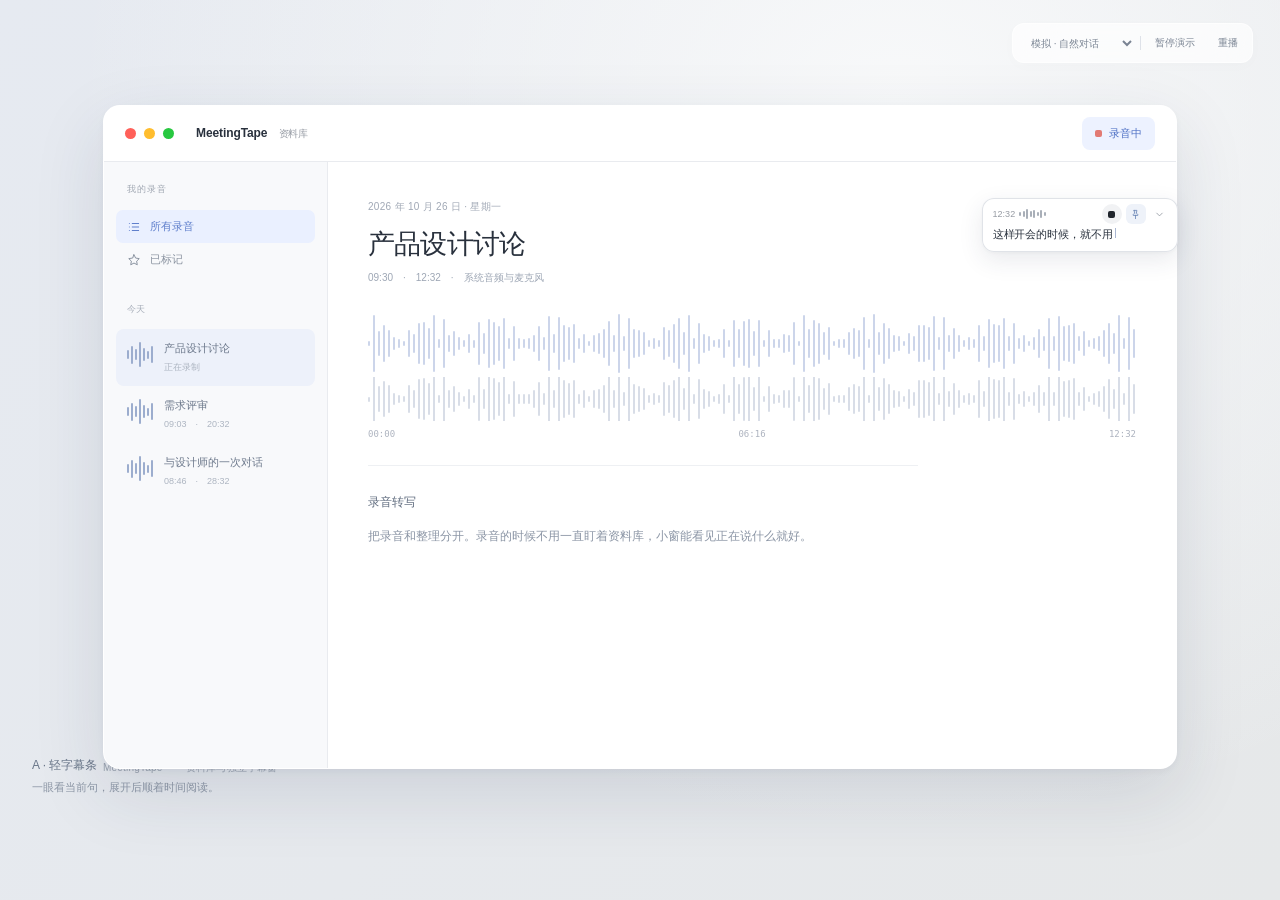
<file: Prototypes/GUI/captions.html>
<!doctype html>
<!-- Three live-caption window prototypes. Simulated transcript only; no microphone, uploads or persistence. -->
<html lang="zh-CN">
<head>
<meta charset="utf-8"><meta name="viewport" content="width=device-width,initial-scale=1"><link rel="icon" href="assets/icon.svg"><title>MeetingTape · 实时字幕探索</title>
<style>
:root{font-family:-apple-system,BlinkMacSystemFont,"PingFang SC",sans-serif;color:#29313d;font-synthesis:none;-webkit-font-smoothing:antialiased;--blue:#5076d9;--muted:#9197a1;--line:#e9ebef;--shadow:0 24px 70px #23334d20,0 3px 10px #23334d0c}*{box-sizing:border-box}body{margin:0;overflow:hidden;background:#e8ebee;background:radial-gradient(ellipse at 70% 12%,#f8f9fa 0,transparent 65%),linear-gradient(125deg,#e6eaf1,#e6e8e9);height:100dvh}button,input,select{font:inherit}button{cursor:pointer;color:inherit}button:focus-visible,input:focus-visible,select:focus-visible{outline:3px solid #7c9ce377;outline-offset:3px}button:disabled{cursor:default;opacity:.45}button svg{pointer-events:none}svg{width:18px;height:18px;fill:none;stroke:currentColor;stroke-width:1.7;stroke-linecap:round;stroke-linejoin:round}button,select{touch-action:manipulation}[hidden]{display:none!important}.desktop{position:absolute;inset:84px 38px 110px;display:grid;place-items:center}.library{position:relative;display:flex;flex-direction:column;width:min(1074px,100%);height:min(664px,100%);background:#fff;border:1px solid #ffffffc7;border-radius:17px;box-shadow:var(--shadow);overflow:hidden;transition:opacity .25s,transform .25s}.library.closed{opacity:0;transform:scale(.97);pointer-events:none}.titlebar{height:56px;display:flex;align-items:center;gap:8px;padding:0 21px;border-bottom:1px solid var(--line);flex-shrink:0}.traffic{width:11px;height:11px;padding:0;border:0;border-radius:50%;background:#ff6059}.traffic.amber{background:#ffbd2e}.traffic.green{background:#28c840}.traffic:disabled{opacity:1}.brand{font-size:12px;font-weight:600;letter-spacing:-.1px;margin-left:14px}.brand b{font-size:10px;color:#979ca5;font-weight:400;margin-left:8px}.record{margin-left:auto;border:0;background:#edf2ff;color:#4f71c5;display:flex;align-items:center;gap:7px;padding:9px 13px;border-radius:8px;font-size:11px;font-weight:600}.record i{width:7px;height:7px;border-radius:2px;background:#e27a73}.workspace{display:grid;grid-template-columns:224px 1fr;min-height:0;flex:1}.sidebar{background:#f8f9fb;border-right:1px solid var(--line);padding:21px 12px}.kicker{font-size:9px;letter-spacing:.1em;color:#a0a7b2;padding:0 11px 14px}.nav-row{display:flex;padding:9px 11px;align-items:center;gap:9px;font-size:11px;color:#8a93a0}.nav-row.active{background:#eaf0ff;color:#5f7fcc;border-radius:7px}.nav-row svg{width:14px;height:14px}.section-label{color:#a7aeb9;font-size:9px;padding:27px 11px 13px}.record-row{padding:12px 11px;border-radius:8px;display:flex;gap:11px}.record-row.selected{background:#edf1fa}.tiny-wave{display:flex;align-items:center;gap:2px;height:27px;color:#9cadce}.tiny-wave i{height:var(--h);width:2px;background:currentColor;border-radius:3px}.record-row strong{font-size:11px;font-weight:500;display:block;color:#6c788b}.record-row span{font-size:9px;color:#adb5c1;display:block;margin-top:5px}.detail{position:relative;padding:38px 40px;overflow:hidden}.eyebrow{font-size:10px;color:#a0a8b5;letter-spacing:.03em}.detail h1{font-size:27px;font-weight:550;letter-spacing:-.8px;margin:12px 0 9px}.detail .meta{font-size:10px;color:#9ea7b5}.waveform{height:67px;display:flex;gap:3px;align-items:center;margin-top:25px;opacity:.5;overflow:hidden}.waveform i{background:#9aadd7;flex:0 0 2px;border-radius:3px;height:var(--h)}.waveform.mic{height:44px;margin-top:0}.waveform.mic i{background:#b3bdd0}.timeline{display:flex;justify-content:space-between;font:9px ui-monospace,monospace;color:#adb3bf;margin-top:8px}.saved-copy{border-top:1px solid #eef0f3;margin-top:26px;padding-top:24px;font-size:12px;line-height:2;color:#8b95a5;max-width:550px}.saved-copy h2{font-size:12px;font-weight:550;color:#626e80;margin:0 0 10px}.desktop-label{position:absolute;bottom:15px;left:calc(50% - 537px);font-size:10px;color:#9aa3af;letter-spacing:.02em}.open-library{position:absolute;left:50%;top:45%;transform:translate(-50%,-50%);border:1px solid #ffffffbf;background:#ffffff85;padding:13px 18px;border-radius:12px;font-size:12px;color:#788497;display:flex;align-items:center;gap:9px;backdrop-filter:blur(14px)}.study-tools{position:fixed;z-index:8;top:23px;right:27px;display:flex;align-items:center;gap:5px;padding:5px;border-radius:12px;border:1px solid #fff9;background:#ffffffac;backdrop-filter:blur(24px);box-shadow:0 3px 15px #23334d04}.study-tools select,.study-tools button{font-size:10px;border:0;background:transparent;color:#7a8493;padding:7px 9px;border-radius:7px}.study-tools button:hover{background:#eff2f6}.study-tools .divider{height:14px;width:1px;background:#dee2e9}.study-note{position:fixed;left:32px;bottom:103px;font-size:11px;color:#8d97a6;line-height:1.7;max-width:245px}.study-note b{display:block;color:#697689;font-weight:500;font-size:12px;margin-bottom:3px}.panel{position:fixed;z-index:10;border:1px solid #d9dde3cc;background:#fffffff2;backdrop-filter:blur(32px);box-shadow:0 22px 65px #26344b23,0 2px 7px #26344b0c;overflow:hidden;display:flex;flex-direction:column;transition:width .24s,height .24s,border-radius .24s;transform-origin:top right}.panel a{color:inherit}.drag-zone{cursor:grab;user-select:none;touch-action:none}.drag-zone:active{cursor:grabbing}.icon-btn{display:inline-grid;place-items:center;flex-shrink:0;background:transparent;border:0;padding:0;border-radius:9px;color:#8c929b;width:30px;height:30px}.icon-btn:hover{background:#f0f2f5;color:#424d60}.icon-btn svg{width:15px;height:15px}.stop{background:#f1f2f4;color:#20252c;display:grid;place-items:center;flex-shrink:0;border:0;border-radius:50%;width:37px;height:37px}.stop:hover{background:#e6e8ed}.stop span{display:block;width:12px;height:12px;background:currentColor;border-radius:3px}.clock{font-size:13px;color:#8e949e;font-variant-numeric:tabular-nums;letter-spacing:.02em}.wave{display:flex;align-items:center;gap:3px;height:18px;color:#a5aab1}.wave i{width:3px;height:var(--h);background:currentColor;border-radius:4px;animation:wave 1s calc(var(--i)*-.11s) infinite alternate ease-in-out}.wave.offline i,.paused .wave i{animation-play-state:paused}.recording-dot{width:5px;height:5px;border-radius:50%;background:#e58e82;display:inline-block;box-shadow:0 0 0 3px #e58e8213}.current-caption{font-weight:450;letter-spacing:-.25px;line-height:1.65;overflow-wrap:anywhere}.current-caption.partial::after{content:"";width:2px;height:.9em;background:#a9b6d1;display:inline-block;margin-left:4px;vertical-align:-.05em;animation:blink 1s infinite}.network-warning{font-size:10px;color:#b18c52;display:flex;align-items:center;gap:5px}.network-warning i{width:4px;height:4px;border-radius:50%;background:currentColor}.transcript-scroll{min-height:0;flex:1;overflow:auto;overscroll-behavior:contain;scrollbar-width:thin;scrollbar-color:#cdd3dd66 transparent}.utterance{margin:0 0 21px}.utterance p{margin:5px 0 0;font-size:14px;line-height:1.85;color:#626c7c}.utterance .stamp{font:9px ui-monospace,monospace;color:#b0b6c0}.utterance.current p{color:#273549}.live-footer{display:flex;align-items:center;gap:9px;margin-top:auto}.live-footer .spacer{flex:1}.live-footer .clock{font-size:13px}.network-footer{font-size:10px;color:#a0a6af}.follow{position:absolute;bottom:70px;left:50%;transform:translateX(-50%);white-space:nowrap;border:1px solid #e4e8ef;background:#fffffff0;box-shadow:0 3px 15px #30425a0d;font-size:10px;color:#6883b8;border-radius:20px;padding:7px 12px;display:flex;align-items:center;gap:6px}.follow svg{width:12px;height:12px}.toast{position:fixed;left:50%;top:86px;transform:translateX(-50%);padding:12px 18px;z-index:12;display:flex;gap:22px;align-items:center;background:#fff;border:1px solid #e1e6ee;border-radius:12px;box-shadow:var(--shadow);font-size:11px;color:#8591a3}.toast button{background:#eef3ff;border:0;border-radius:7px;padding:7px 11px;font-size:10px;color:#5577c5}.empty{font-size:12px;color:#9ca4b2;line-height:1.8}.source{font-size:9px;display:flex;align-items:center;gap:5px;color:#98a2b1}.source i{height:4px;width:4px;background:#8ba9ce;border-radius:50%}.source.mic i{background:#d1ad91}
/* A: horizontal, one-line glance; expansion becomes a wide reading sheet. */
.panel.a{right:8%;top:22%;width:196px;height:54px;border-radius:12px}.a .strip-head{height:27px;flex-shrink:0;display:flex;align-items:center;gap:4px;padding:3px 7px 0 10px}.a .strip-head .clock{font-size:9px;line-height:1;letter-spacing:0;color:#959aa2}.a .strip-head .wave{gap:1.5px;height:11px;color:#a9afb8}.a .strip-head .wave i{width:2px;height:calc(var(--h)*.55)}.a .strip-head .icon-btn{width:20px;height:20px;border-radius:6px}.a .strip-head .icon-btn svg{width:11px;height:11px}.a .strip-head .spacer{flex:1}.a .strip-head .stop{width:20px;height:20px}.a .strip-head .stop span{width:7px;height:7px;border-radius:2px}.a .icon-btn{width:24px;height:24px;border-radius:7px}.a .pin[aria-pressed="true"]{color:#6480b2;background:#eef2f9}.a .pin[aria-pressed="true"] svg{fill:#6480b21c}.a .glance{padding:0 10px 8px;display:flex;align-items:center;min-height:25px}.a .glance .current-caption{font-size:11px;line-height:1.4;letter-spacing:-.1px;white-space:nowrap;overflow:hidden;width:100%}.a .glance .current-caption.partial::after{width:1px;margin-left:2px}.panel.a:not(.expanded){box-shadow:0 8px 24px #26344b1a,0 1px 4px #26344b0a}.a.expanded{top:15%;width:380px;height:320px;border-radius:16px}.a .sheet-header{padding:10px 13px 8px;display:flex;align-items:center;gap:7px;flex-shrink:0}.a .sheet-header strong{font-size:12px;font-weight:500}.a .sheet-header .icon-btn:first-of-type{margin-left:auto}.a .transcript-scroll{padding:4px 16px 6px}.a .utterance{display:grid;grid-template-columns:30px 1fr;gap:9px;margin-bottom:14px}.a .utterance .stamp{padding-top:5px}.a .utterance p{margin:0;font-size:14px;line-height:1.75}.a .utterance.current p{font-size:15px}.a .live-footer{border-top:1px solid #eef0f2;margin:0 14px;padding:9px 0;gap:9px}.a .live-footer .stop{width:28px;height:28px}.a .live-footer .clock{font-size:12px}.a .follow{bottom:58px}.library{z-index:1}.library.front{z-index:3}.panel.a.unpinned{z-index:2}
/* B: two-line glance card; expansion gives the current turn a quiet reading focus. */
.panel.b{right:9%;top:24%;width:348px;height:196px;border-radius:24px}.b .card-top{display:flex;align-items:center;justify-content:space-between;padding:15px 16px 0 22px}.b .card-top .source{font-size:9px}.b .current-caption{font-size:20px;line-height:1.6}.b .focus-copy{padding:6px 24px 0;flex:1;min-height:0;display:flex;align-items:center}.b .focus-copy .current-caption{display:-webkit-box;-webkit-line-clamp:2;-webkit-box-orient:vertical;overflow:hidden}.b .live-footer{padding:10px 20px 15px;gap:10px}.b .live-footer .wave{margin-left:1px}.b .stop{width:33px;height:33px}.b .stop span{width:11px;height:11px}.b.expanded{top:12%;width:420px;height:546px}.b.expanded .card-top{padding:18px 20px 13px 26px}.b .focus-title{font-size:12px;font-weight:500;display:flex;align-items:center;gap:8px}.b .quiet-history{padding:4px 28px 0;max-height:205px;overflow:auto;min-height:60px;scrollbar-width:thin}.b .quiet-history .utterance{margin-bottom:16px}.b .quiet-history .utterance p{font-size:12px;line-height:1.9;color:#a2a9b4;margin-top:3px}.b .focus-now{padding:24px 29px 10px;flex:1;min-height:0;overflow:auto;border-top:1px solid #f0f1f4;position:relative;margin-top:7px}.b .focus-now .source{margin-bottom:13px}.b .focus-now .current-caption{font-size:23px;line-height:1.75;letter-spacing:-.4px}.b.expanded .live-footer{padding:17px 25px 22px}.b.expanded .stop{width:40px;height:40px}.b .follow{bottom:84px}
/* C: two simultaneous source lanes; expansion becomes a source-filtered side window. */
.panel.c{right:50%;transform:translateX(50%);top:auto;bottom:142px;width:680px;height:143px;border-radius:18px;background:#252b34ee;color:#f4f5f8;border:1px solid #ffffff1e;box-shadow:0 20px 60px #1722342e}.c .lane-top{display:flex;align-items:center;gap:10px;padding:11px 15px 2px 20px;height:35px}.c .lane-top .clock{font-size:10px;color:#afb5bf}.c .lane-top .wave{color:#818995;height:11px}.c .lane-top .wave i{width:2px;max-height:11px}.c .lane-top .icon-btn{margin-left:auto;color:#bcc3cc;width:24px;height:24px}.c .lane-top .icon-btn:hover{background:#ffffff11}.c .lanes{padding:9px 23px 15px;display:grid;grid-template-columns:1fr 33px;gap:15px;align-items:center;flex:1}.c .lane-lines{display:grid;gap:11px;min-width:0}.c .lane-line{display:grid;grid-template-columns:55px 1fr;gap:15px;align-items:center;min-width:0}.c .lane-line .source{font-size:9px;color:#a3adbd;white-space:nowrap}.c .lane-line .source.mic{color:#bfaa9b}.c .lane-line .line{font-size:16px;white-space:nowrap;overflow:hidden;text-overflow:ellipsis;line-height:1.4;letter-spacing:.05px;color:#a5aab4}.c .lane-line.active .line{color:#fff}.c .stop{width:32px;height:32px;background:#ffffff12;color:#f4f5f8}.c .stop:hover{background:#ffffff24}.c .stop span{width:10px;height:10px}.c .network-warning{margin-left:9px;color:#dfbc85}.panel.c.expanded{top:104px;bottom:auto;right:6%;transform:none;width:438px;height:565px;border-radius:19px;background:#fafbfdf8;color:#293448;border:1px solid #dce2eb}.c .side-head{display:flex;align-items:center;gap:9px;padding:21px 23px 14px}.c .side-head strong{font-size:14px;font-weight:550}.c .side-head .icon-btn:first-of-type{margin-left:auto}.c .filters{display:flex;gap:3px;padding:0 23px 17px;border-bottom:1px solid #e9edf2}.c .filters button{font-size:10px;border:0;background:transparent;color:#9aa3b2;padding:7px 10px;border-radius:7px}.c .filters button.active{background:#e9eef9;color:#5b78a7}.c .transcript-scroll{padding:22px 23px 4px}.c .utterance{padding-left:14px;border-left:1.5px solid #d9e4f2;margin-bottom:23px}.c .utterance.mic{border-color:#eadbcd;margin-left:30px}.c .utterance .row{display:flex;gap:9px;align-items:center}.c .utterance p{font-size:14px;line-height:1.9;margin-top:7px}.c .utterance.current{border-color:#86a6d2}.c .utterance.current p{font-size:16px}.c .live-footer{margin:0 23px;padding:15px 0;border-top:1px solid #e5e9f0}.c.expanded .stop{background:#e9edf3;color:#2f3b50}.c.expanded .stop:hover{background:#e0e5ed}.c .follow{bottom:76px}.c.expanded .network-warning{margin:0;color:#af8a52}.c.expanded .clock{font-size:12px}.c.expanded .wave{color:#a4b2c8}.c .source.mic i{background:#c8a68c}.panel.offline .current-caption.partial::after{animation:none;background:#c3a06a}.copied{color:#6d9b85!important}@keyframes wave{from{transform:scaleY(.45)}to{transform:scaleY(1)}}@keyframes blink{0%,55%{opacity:1}56%,100%{opacity:0}}@media(prefers-reduced-motion:reduce){*,*::before,*::after{animation:none!important;transition:none!important}}@media(max-width:1120px){.workspace{grid-template-columns:195px 1fr}.detail{padding:31px}.desktop{inset:88px 25px 117px}.panel.a{right:5%}.panel.b{right:5%}.panel.c.expanded{right:4%;top:110px;height:min(555px,calc(100vh - 225px))}.desktop-label{left:15px}.study-note{max-width:210px;font-size:10px;bottom:106px;left:28px}.study-tools{right:20px}}@media(max-height:790px){.panel.b.expanded{top:99px;height:calc(100vh - 217px)}.panel.a.expanded{top:106px;height:min(320px,calc(100vh - 225px))}.panel.c.expanded{top:99px;height:calc(100vh - 217px)}.b .quiet-history{max-height:145px}.b .focus-now{padding-top:15px}.b .focus-now .current-caption{font-size:21px}.desktop{inset:88px 30px 110px}}@media(max-width:740px){.desktop{inset:104px 12px 150px}.workspace{grid-template-columns:150px 1fr}.detail{padding:22px}.detail h1{font-size:21px}.sidebar{padding:17px 7px}.study-tools{top:67px;right:14px;left:14px;justify-content:center}.study-note{display:none}.panel.a,.panel.a.expanded{right:16px;max-width:calc(100vw - 32px)}.panel.b,.panel.b.expanded{right:16px;max-width:calc(100vw - 32px)}.panel.c{width:calc(100vw - 28px);bottom:134px}.panel.c.expanded{right:14px;width:calc(100vw - 28px);top:125px;height:calc(100vh - 250px)}.panel .current-caption{font-size:16px}.c .lane-line{grid-template-columns:50px 1fr;gap:8px}.c .lane-line .line{font-size:13px}}
</style>
</head>
<body>
<button class="open-library" id="openLibrary" hidden></button>
<div class="desktop"><section class="library" id="library" aria-label="MeetingTape 资料库"><header class="titlebar"><button class="traffic" id="closeLibrary" aria-label="关闭资料库"></button><span class="traffic amber"></span><span class="traffic green"></span><div class="brand">MeetingTape <b>资料库</b></div><button class="record" id="mainRecord"><i></i><span>录音中</span></button></header><div class="workspace"><aside class="sidebar"><div class="kicker">我的录音</div><div class="nav-row active" id="allRecords"></div><div class="nav-row" id="starredRecords"></div><div class="section-label">今天</div><div id="recordList"></div></aside><article class="detail"><div class="eyebrow" id="recordDate">2026 年 10 月 26 日 · 星期一</div><h1 id="recordTitle">产品设计讨论</h1><div class="meta" id="recordMeta">09:30　·　12:32　·　系统音频与麦克风</div><div class="waveform" id="waveform"></div><div class="waveform mic" id="waveform2"></div><div class="timeline"><span>00:00</span><span>06:16</span><span>12:32</span></div><div class="saved-copy"><h2>录音转写</h2><div id="libraryTranscript">把录音和整理分开。录音的时候不用一直盯着资料库，小窗能看见正在说什么就好。</div></div></article></div></section><div class="desktop-label">MeetingTape　·　资料库与独立字幕窗</div></div>
<aside class="study-tools" aria-label="原型演示控制"><select id="scenario" aria-label="演示场景"><option value="conversation">模拟 · 自然对话</option><option value="long">模拟 · 长句与修正</option><option value="network">模拟 · 网络断开</option></select><span class="divider"></span><button id="playSimulation">暂停演示</button><button id="replay">重播</button><button id="showCaptions" hidden>显示字幕窗</button></aside>
<div class="study-note" id="designNote"></div>
<section class="panel" id="panel" aria-label="录音字幕悬浮窗"></section>
<div class="toast" id="toast" hidden><span>录音与字幕已保存</span><button id="showSaved">在资料库查看</button></div>
<script src="bridge.js"></script>
<script>
const icons={expand:'<path d="m7 4-3 0 0 3M4 4l5 5M17 4h3v3m0-3-5 5M4 17v3h3m-3 0 5-5m8 5h3v-3m0 3-5-5"/>',down:'<path d="m6 9 6 6 6-6"/>',up:'<path d="m6 15 6-6 6 6"/>',copy:'<rect x="8" y="8" width="12" height="12" rx="2"/><path d="M16 8V4H4v12h4"/>',list:'<path d="M9 6h11M9 12h11M9 18h11M4 6h.01M4 12h.01M4 18h.01"/>',star:'<path d="m12 3 2.8 5.7 6.2.9-4.5 4.4 1.1 6.2-5.6-3-5.6 3 1.1-6.2L3 9.6l6.2-.9Z"/>',check:'<path d="m5 12 4 4L19 6"/>',library:'<rect x="3" y="4" width="18" height="16" rx="3"/><path d="M9 4v16"/>'};
const icon=name=>`<svg viewBox="0 0 24 24" aria-hidden="true">${icons[name]}</svg>`;
const button=(action,label,name,extra='')=>`<button class="icon-btn ${extra}" data-action="${action}" aria-label="${label}" title="${label}">${icon(name)}</button>`;
icons.pin='<path d="M9 3h6l-1 6 3 3v2H7v-2l3-3-1-6ZM12 14v7"/>';
const pin=()=>`<button class="icon-btn pin" data-action="pin" aria-label="${state.pinned?'取消置顶':'置顶'}" title="${state.pinned?'取消置顶':'置顶'}" aria-pressed="${state.pinned}">${icon('pin')}</button>`;
const stop=()=>'<button class="stop" data-action="stop" aria-label="停止录音" title="停止录音"><span></span></button>';
const wave=()=>`<span class="wave ${state.offline?'offline':''}" aria-label="录音电平">${[7,12,18,10,15,8,13,6].map((h,i)=>`<i style="--h:${h}px;--i:${i}"></i>`).join('')}</span>`;
const source=(name)=>`<span class="source ${name==='mic'?'mic':''}"><i></i>${name==='mic'?'麦克风':'系统音频'}</span>`;
const note={A:['A · 轻字幕条','一眼看当前句，展开后顺着时间阅读。'],B:['B · 两行字幕卡','小窗容纳两行，大窗把当前发言放在中心。'],C:['C · 双音源字幕','两路声音各占一行，展开后按音源查看。']};
const variant=new URLSearchParams(location.search).get('variant')||'A';
const history=[{text:'我们先看一下录音时的小窗。',source:'system',time:'12:08'},{text:'我希望小窗和大窗都能看到字幕。',source:'mic',time:'12:14'},{text:'对，不用展开，也知道刚刚说了什么。',source:'system',time:'12:22'}];
const scripts={conversation:[{source:'mic',text:'这样开会的时候，就不用一直切回资料库。'},{source:'system',text:'展开以后，可以往上翻前面说过的内容。'},{source:'mic',text:'对，收起来也保留当前这句话。'},{source:'system',text:'那我们把当前句和已经说完的句子区分开。'},{source:'mic',text:'可以，正在识别的内容更新，前面的文字尽量稳定。'},{source:'system',text:'如果网络断了，录音还是继续，字幕提示一下就好。'}],long:[{source:'system',text:'我们这周先完成大小窗的字幕体验，下周再验证长会议、网络重连和不同音源的表现。',draft:'我们这周先完成大小窗的字幕体验，下周再验证长会意、网络重连和不同音源的表现。'},{source:'mic',text:'还有一个细节：识别模型会修正刚说过的话，所以文字应该原地更新，不要重复增加一行。'},{source:'system',text:'比如刚刚的“长会意”，会在句末修正成“长会议”。'}]};
let state={variant,expanded:false,pinned:true,libraryFront:false,recording:true,paused:false,scenario:'conversation',offline:false,following:true,filter:'all',current:'这样开会的时候',currentSource:'mic',finalized:false,history:history.map(x=>({...x})),scriptIndex:0,chars:7,phase:0,ticks:0,elapsed:752,library:true,dragged:false};
const panel=document.querySelector('#panel');let interval=0,simulationTicks=0;
const tail=(text,length)=>Array.from(text).length>length?'…'+Array.from(text).slice(-length).join(''):text;
const escape=text=>text.replace(/[&<>"']/g,c=>({'&':'&amp;','<':'&lt;','>':'&gt;','"':'&quot;',"'":'&#39;'}[c]));
const clock=()=>`${Math.floor(state.elapsed/60).toString().padStart(2,'0')}:${Math.floor(state.elapsed%60).toString().padStart(2,'0')}`;
function report(){window.reportState({...state,shape:state.expanded?'大窗':'小窗',simulation:'文字与录音状态均为模拟，不访问麦克风或云端',current:state.current,history:state.history.map(x=>({...x}))});}
function status(){return state.offline?'<span class="network-warning"><i></i>字幕连接中，录音继续</span>':'';}
function caption(text,compact=0){return `<span class="current-caption ${state.finalized?'':'partial'}">${escape(compact?tail(text,compact):text)}</span>`;}
function footer(){return `<footer class="live-footer"><span class="recording-dot"></span><span class="clock">${clock()}</span>${wave()}<span class="spacer"></span>${status()}${stop()}</footer>`;}
function utterances(kind='normal'){let rows=state.history.map(x=>({...x,current:false}));rows.push({text:state.current,source:state.currentSource,time:clock(),current:true});if(variant==='C'&&state.filter!=='all')rows=rows.filter(x=>x.source===state.filter);return rows.map(x=>`<div class="utterance ${x.current?'current ':''}${x.source==='mic'?'mic':''}" data-current="${x.current}">${variant==='C'?`<div class="row">${source(x.source)}<span class="stamp">${x.time}</span></div>`:`<span class="stamp">${x.time}</span>`}<p>${x.current?caption(x.text):escape(x.text)}</p></div>`).join('');}
function A(){return state.expanded?`<header class="sheet-header drag-zone"><span class="recording-dot"></span><strong>实时字幕</strong>${button('copy','复制已定稿字幕','copy')}${pin()}${button('resize','收起字幕窗','up')}</header><div class="transcript-scroll" data-scroll>${utterances()}</div>${footer()}`:`<header class="strip-head drag-zone"><span class="clock">${clock()}</span>${wave()}${state.offline?'<span class="network-warning" role="status" aria-label="字幕连接中，录音继续" title="字幕连接中，录音继续"><i></i></span>':''}<span class="spacer"></span>${stop()}${pin()}${button('resize','展开字幕窗','down')}</header><div class="glance" data-current="true">${caption(state.current,14)}</div>`;}
function B(){return state.expanded?`<header class="card-top drag-zone"><span class="focus-title"><i class="recording-dot"></i> 实时字幕</span><span>${button('copy','复制已定稿字幕','copy')}${button('resize','收起字幕窗','up')}</span></header><div class="quiet-history" data-scroll>${state.history.map(x=>`<div class="utterance"><span class="stamp">${x.time}</span><p>${escape(x.text)}</p></div>`).join('')}</div><div class="focus-now"><div class="source"><i></i>当前发言</div><div data-current="true">${caption(state.current)}</div></div>${footer()}`:`<header class="card-top drag-zone">${state.offline?'<span class="network-warning"><i></i>字幕连接中</span>':source(state.currentSource)}${button('resize','展开字幕窗','expand')}</header><div class="focus-copy" data-current="true">${caption(state.current,27)}</div><footer class="live-footer"><span class="clock">${clock()}</span>${wave()}<span class="spacer"></span>${stop()}</footer>`;}
function C(){if(state.expanded)return `<header class="side-head drag-zone"><span class="recording-dot"></span><strong>产品设计讨论</strong>${button('copy','复制已定稿字幕','copy')}${button('resize','收起字幕窗','down')}</header><nav class="filters" aria-label="字幕音源筛选">${[['all','全部'],['mic','麦克风'],['system','系统音频']].map(([k,v])=>`<button data-filter="${k}" class="${state.filter===k?'active':''}" aria-pressed="${state.filter===k}">${v}</button>`).join('')}</nav><div class="transcript-scroll" data-scroll>${utterances()}</div>${footer()}`;
const lastFor=name=>state.currentSource===name?state.current:[...state.history].reverse().find(x=>x.source===name)?.text||'等待发言';return `<header class="lane-top drag-zone"><span class="recording-dot"></span><span class="clock">${clock()}</span>${wave()}${state.offline?'<span class="network-warning"><i></i>字幕连接中</span>':''}${button('resize','展开字幕窗','up')}</header><div class="lanes"><div class="lane-lines">${['system','mic'].map(k=>`<div class="lane-line ${state.currentSource===k?'active':''}">${source(k)}<span class="line" data-lane="${k}">${escape(tail(lastFor(k),28))}</span></div>`).join('')}</div>${stop()}</div>`;}
function render(keepScroll=false){const old=panel.querySelector('[data-scroll]');const scroll=old?.scrollTop||0;panel.className=`panel ${variant.toLowerCase()} ${state.expanded?'expanded':''} ${state.offline?'offline':''}`;panel.innerHTML=({A,B,C}[variant]||A)();panel.hidden=!state.recording;if(state.paused)panel.classList.add('paused');const scroller=panel.querySelector('[data-scroll]');if(scroller){scroller.scrollTop=state.following?scroller.scrollHeight:(keepScroll?scroll:0);scroller.addEventListener('scroll',()=>{const following=scroller.scrollHeight-scroller.scrollTop-scroller.clientHeight<24;if(following!==state.following){state.following=following;updateFollow();report();}},{passive:true});}updateFollow();updateLayer();clampPanel();report();}
function updateFollow(){panel.querySelector('.follow')?.remove();if(state.expanded&&!state.following){const follow=document.createElement('button');follow.className='follow';follow.dataset.action='follow';follow.innerHTML=icon('down')+'回到最新';panel.append(follow);}}
function updateText(){if(variant==='C'&&!state.expanded){for(const name of ['system','mic']){const node=panel.querySelector(`[data-lane="${name}"]`);const row=node?.closest('.lane-line');row?.classList.toggle('active',state.currentSource===name);const text=state.currentSource===name?state.current:[...state.history].reverse().find(x=>x.source===name)?.text||'等待发言';if(node)node.textContent=tail(text,28);}}else{const node=panel.querySelector('[data-current="true"]');if(node){let target=node.matches('.utterance')?node.querySelector('p'):node;target.innerHTML=caption(state.current,!state.expanded?(variant==='A'?14:27):0);}}panel.querySelectorAll('.clock').forEach(n=>n.textContent=clock());const scroller=panel.querySelector('[data-scroll]');if(scroller&&state.following)scroller.scrollTop=scroller.scrollHeight;report();}
function tick(){if(!state.recording||state.paused)return;state.ticks++;if(state.ticks%5===0)state.elapsed++;simulationTicks++;if(state.scenario==='network'&&simulationTicks===12){state.offline=true;render(true);}if(state.scenario==='network'&&simulationTicks===54){state.offline=false;render(true);}if(state.offline){updateText();return;}const sequence=scripts[state.scenario==='long'?'long':'conversation'];const turn=sequence[state.scriptIndex%sequence.length];state.currentSource=turn.source;if(state.phase===0){const draft=turn.draft||turn.text;state.chars=Math.min(draft.length,state.chars+1);state.current=draft.slice(0,state.chars);state.finalized=false;if(state.chars===draft.length)state.phase=1;}else if(state.phase<9){state.phase++;if(state.phase===5){state.current=turn.text;state.finalized=true;}}else{state.history.push({text:turn.text,source:turn.source,time:clock()});state.scriptIndex++;state.chars=1;state.phase=0;state.current=sequence[state.scriptIndex%sequence.length].text.slice(0,1);state.currentSource=sequence[state.scriptIndex%sequence.length].source;state.finalized=false;render(true);return;}updateText();}
function restart(){state.recording=true;state.libraryFront=false;state.current='这样开会的时候';state.currentSource='mic';state.history=history.map(x=>({...x}));state.scriptIndex=0;state.chars=7;state.phase=0;state.ticks=0;state.elapsed=752;state.following=true;state.filter='all';state.offline=false;state.paused=false;state.finalized=false;simulationTicks=0;document.querySelector('#toast').hidden=true;document.querySelector('#playSimulation').textContent='暂停演示';document.querySelector('#mainRecord').innerHTML='<i></i><span>录音中</span>';document.querySelector('#recordList .record-row span').textContent='正在录制';document.querySelector('#recordMeta').textContent='09:30　·　12:32　·　系统音频与麦克风';if(state.scenario==='long'){state.current=scripts.long[0].text.slice(0,7);state.currentSource='system';}render();}
function stopRecording(){state.recording=false;panel.hidden=true;updateLayer();document.querySelector('#mainRecord').innerHTML='<i></i><span>开始录音</span>';document.querySelector('#toast').hidden=false;document.querySelector('#recordList .record-row span').textContent=clock()+'　·　字幕已保存';document.querySelector('#recordMeta').textContent=`刚刚　·　${clock()}　·　字幕已保存`;document.querySelector('#libraryTranscript').textContent=[...state.history.map(x=>x.text),state.current].join(' ');report();}
function toggleLibrary(){state.library=!state.library;state.libraryFront=false;updateLayer();document.querySelector('#library').classList.toggle('closed',!state.library);document.querySelector('#openLibrary').hidden=state.library;report();}
function updateLayer(){panel.classList.toggle('unpinned',variant==='A'&&!state.pinned);document.querySelector('#library').classList.toggle('front',state.libraryFront&&state.library&&state.recording);document.querySelector('#showCaptions').hidden=!(state.libraryFront&&state.library&&state.recording);}
function showCaptions(){state.libraryFront=false;updateLayer();report();}
function focusLibrary(){if(variant==='A'&&!state.pinned&&state.recording){state.libraryFront=true;updateLayer();report();}}
document.querySelector('#library').addEventListener('pointerdown',focusLibrary);document.querySelector('#library').addEventListener('focusin',focusLibrary);document.querySelector('#showCaptions').onclick=showCaptions;
function clampPanel(){if(!state.dragged)return;const r=panel.getBoundingClientRect();panel.style.left=Math.max(12,Math.min(r.left,innerWidth-r.width-12))+'px';panel.style.top=Math.max(80,Math.min(r.top,innerHeight-r.height-101))+'px';}
panel.addEventListener('click',async event=>{const filter=event.target.closest('[data-filter]');if(filter){state.filter=filter.dataset.filter;render();return;}const action=event.target.closest('[data-action]')?.dataset.action;if(action==='resize'){state.expanded=!state.expanded;state.following=true;render();}if(action==='pin'){state.pinned=!state.pinned;state.libraryFront=false;render(true);}if(action==='stop')stopRecording();if(action==='follow'){state.following=true;const scroller=panel.querySelector('[data-scroll]');if(scroller)scroller.scrollTop=scroller.scrollHeight;updateFollow();report();}if(action==='copy'){await navigator.clipboard.writeText(state.history.map(x=>`${x.time} ${x.text}`).join('\n'));const b=event.target.closest('button');b.innerHTML=icon('check');b.classList.add('copied');b.setAttribute('aria-label','字幕已复制');}});
let dragging=null;
panel.addEventListener('pointerdown',event=>{if(state.libraryFront)showCaptions();if(!event.target.closest('.drag-zone')||event.target.closest('button'))return;const r=panel.getBoundingClientRect();dragging={dx:event.clientX-r.left,dy:event.clientY-r.top};panel.setPointerCapture(event.pointerId);panel.style.transition='none';event.preventDefault();});
panel.addEventListener('pointermove',event=>{if(!dragging)return;state.dragged=true;panel.style.transform='none';panel.style.right='auto';panel.style.bottom='auto';panel.style.left=Math.max(12,Math.min(event.clientX-dragging.dx,innerWidth-panel.offsetWidth-12))+'px';panel.style.top=Math.max(80,Math.min(event.clientY-dragging.dy,innerHeight-panel.offsetHeight-101))+'px';});
panel.addEventListener('pointerup',()=>{if(dragging){dragging=null;panel.style.transition='';report();}});
document.querySelector('#scenario').onchange=event=>{state.scenario=event.target.value;restart();};document.querySelector('#playSimulation').onclick=()=>{state.paused=!state.paused;document.querySelector('#playSimulation').textContent=state.paused?'继续演示':'暂停演示';panel.classList.toggle('paused',state.paused);report();};document.querySelector('#replay').onclick=restart;document.querySelector('#mainRecord').onclick=()=>state.recording?stopRecording():restart();document.querySelector('#closeLibrary').onclick=toggleLibrary;document.querySelector('#openLibrary').innerHTML=icon('library')+'打开资料库';document.querySelector('#openLibrary').onclick=toggleLibrary;document.querySelector('#showSaved').onclick=()=>{if(!state.library)toggleLibrary();document.querySelector('#toast').hidden=true;document.querySelector('#recordTitle').textContent='产品设计讨论';report();};
document.querySelector('#allRecords').innerHTML=icon('list')+'所有录音';document.querySelector('#starredRecords').innerHTML=icon('star')+'已标记';document.querySelector('#recordList').innerHTML=['产品设计讨论','需求评审','与设计师的一次对话'].map((t,i)=>`<div class="record-row ${i===0?'selected':''}"><div class="tiny-wave">${[9,18,11,25,13,8,17].map(h=>`<i style="--h:${h}px"></i>`).join('')}</div><div><strong>${t}</strong><span>${i===0?'正在录制':['','09:03','08:46'][i]+'　·　'+(12+i*8)+':32'}</span></div></div>`).join('');for(const id of ['waveform','waveform2'])document.querySelector('#'+id).innerHTML=Array.from({length:210},(_,i)=>`<i style="--h:${5+Math.abs(Math.sin(i*1.79)*Math.cos(i*.25))*54}px"></i>`).join('');document.querySelector('#designNote').innerHTML=`<b>${note[variant]?.[0]}</b>${note[variant]?.[1]}`;window.addEventListener('resize',clampPanel);render();interval=setInterval(tick,200);
</script>
</body>
</html>
</file>
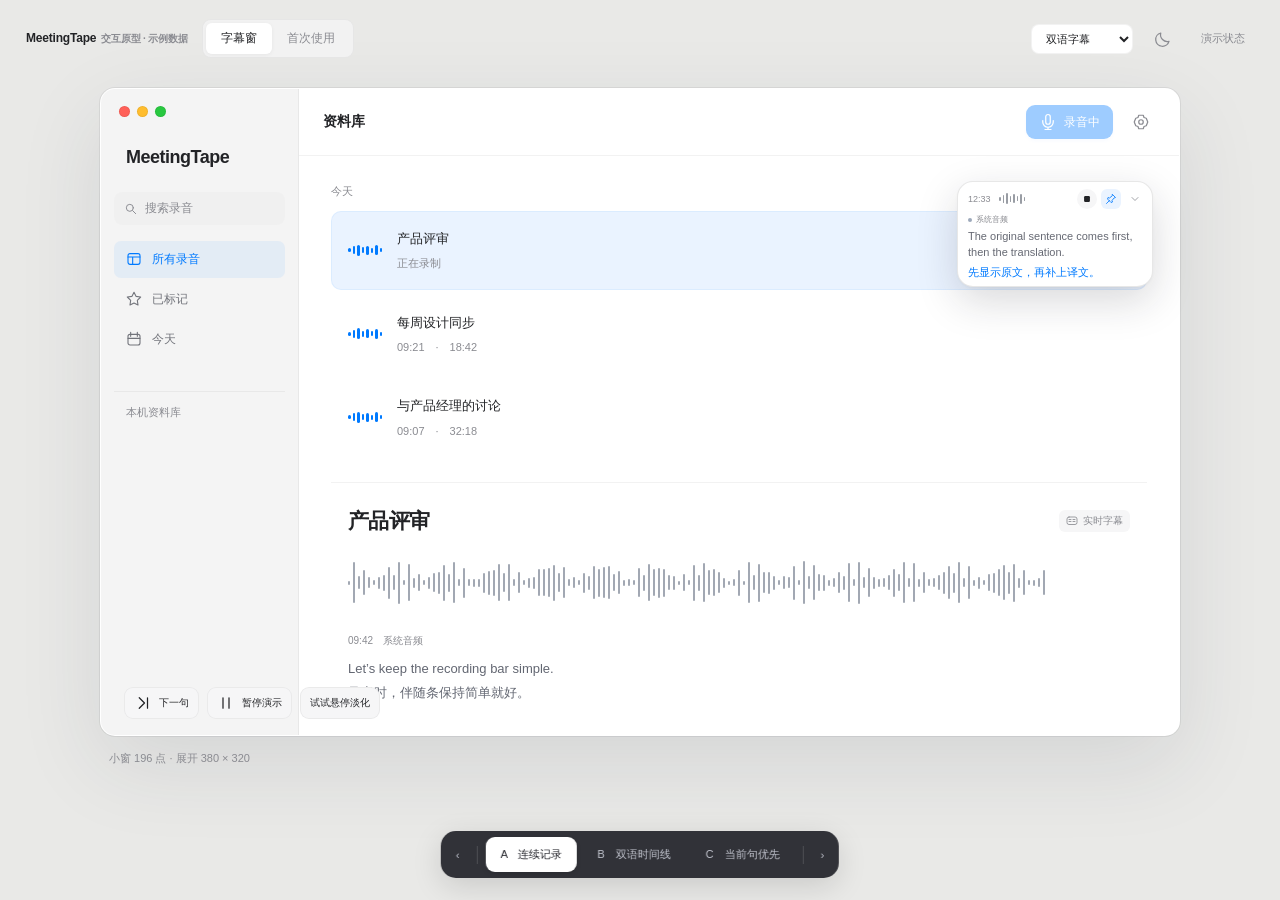
<file: Prototypes/GUI/workflow.html>
<!doctype html>
<html lang="zh-CN">
<head>
<meta charset="utf-8"><meta name="viewport" content="width=device-width,initial-scale=1">
<title>MeetingTape · 交互原型</title><link rel="icon" type="image/svg+xml" href="assets/icon.svg">
<style>
:root{font-family:-apple-system,BlinkMacSystemFont,"PingFang SC",sans-serif;color-scheme:light;--bg:#e9e9e7;--paper:#fff;--surface:#f6f6f7;--sidebar:#f3f3f3e8;--ink:#222326;--muted:#8a8b91;--line:#0000000d;--blue:#007aff;--soft:#eaf3ff;--shadow:0 28px 85px #2630441b,0 0 0 1px #00000010}
*{box-sizing:border-box}[hidden]{display:none!important}body{margin:0;background:var(--bg);color:var(--ink);font-size:13px}button,input,select{font:inherit;color:inherit}button{cursor:pointer}button:disabled{cursor:default;opacity:.38}button,a,input,select{outline-offset:4px}button:focus-visible{outline:2px solid var(--blue)}button{border:0;background:none}input,select{outline-color:var(--blue)}button svg{pointer-events:none}svg{width:18px;height:18px;fill:none;stroke:currentColor;stroke-width:1.65;stroke-linecap:round;stroke-linejoin:round;vertical-align:middle;flex:none}h1,h2,h3,p{margin:0}h1{font-size:30px;letter-spacing:-1.1px;font-weight:650}h2{font-size:24px;letter-spacing:-.7px;font-weight:640}h3{font-size:15px;font-weight:600}p{line-height:1.65}.muted{color:var(--muted)}.blue{color:var(--blue)}.row{display:flex;align-items:center;gap:10px}.spread{justify-content:space-between}.spacer{flex:1}.primary,.secondary{border-radius:9px;padding:10px 17px;font-size:12px;font-weight:550;display:inline-flex;align-items:center;justify-content:center;gap:7px}.primary{background:var(--blue);color:white;box-shadow:0 2px 4px #007aff15}.secondary{background:var(--surface);box-shadow:inset 0 0 0 1px var(--line)}.link{font-size:12px;color:var(--muted);padding:8px}.iconbutton{width:29px;height:29px;border-radius:7px;display:grid;place-items:center;color:var(--muted)}.iconbutton:hover{background:var(--line);color:var(--ink)}.iconbutton.on{color:var(--blue);background:var(--soft)}.tiny{font-size:11px}.brand-icon{display:grid;place-items:center;width:34px;height:34px;border-radius:10px;background:#fff;box-shadow:0 1px 5px #0001;color:#25272b}.brand-icon svg{width:26px;height:26px}.harness{position:fixed;inset:19px 26px auto;display:flex;align-items:center;gap:15px;z-index:80;font-size:12px}.harness-brand{font-weight:650;letter-spacing:-.2px}.harness-badge{font-size:10px;color:var(--muted);margin-left:5px}.view-tabs{display:flex;padding:3px;border:1px solid var(--line);border-radius:9px;background:#ffffff60}.view-tabs button{padding:7px 15px;border-radius:6px;color:var(--muted);font-size:12px}.view-tabs button[aria-pressed=true]{background:var(--paper);color:var(--ink);box-shadow:0 1px 4px #0000000d}.harness select{border:1px solid var(--line);padding:7px 26px 7px 10px;border-radius:8px;background:var(--paper);font-size:11px}.harness .status-button{font-size:11px;color:var(--muted);padding:7px 9px}.switcher{position:fixed;bottom:22px;left:50%;transform:translateX(-50%);display:flex;align-items:center;gap:5px;padding:6px;border-radius:15px;background:#23242aed;color:#fff;z-index:90;box-shadow:0 8px 30px #0002;backdrop-filter:blur(30px)}.switcher button{color:#c1c4ce;font-size:11px;padding:10px 15px;border-radius:9px;white-space:nowrap}.switcher button:hover{background:#ffffff10}.switcher button[aria-current=true]{background:#fff;color:#25262c;box-shadow:0 2px 4px #0002}.switcher .arrow{padding:7px 9px}.switcher .divider{height:18px;width:1px;background:#ffffff23;margin:0 3px}.switcher-label{display:none}.state-panel{position:fixed;right:27px;top:67px;width:330px;max-height:72vh;overflow:auto;z-index:110;background:#20242bf5;color:#dbe2ef;padding:20px;border-radius:13px;box-shadow:var(--shadow);font:11px/1.8 ui-monospace,monospace;white-space:pre-wrap}.state-panel[hidden]{display:none}.workspace{position:relative;margin:88px auto 103px;width:min(1080px,calc(100vw - 76px));height:min(648px,calc(100dvh - 196px));min-height:510px}.app{height:100%;border-radius:15px;overflow:hidden;box-shadow:var(--shadow);background:var(--paper);display:flex;border:1px solid #ffffff50}.sidebar{width:198px;flex:none;background:var(--sidebar);border-right:1px solid var(--line);padding:17px 13px}.traffic{display:flex;gap:7px;margin:0 0 30px 5px}.traffic i{width:11px;height:11px;border-radius:50%;background:#ff6058;box-shadow:inset 0 0 0 1px #00000010}.traffic i:nth-child(2){background:#ffbd2e}.traffic i:nth-child(3){background:#28c840}.side-brand{font-weight:650;font-size:18px;letter-spacing:-.5px;margin:0 12px 24px}.search{padding:8px 10px;border-radius:8px;background:#00000004;color:var(--muted);display:flex;gap:7px;align-items:center;margin-bottom:16px;font-size:12px}.search svg{width:14px;height:14px}.side-item{display:flex;gap:10px;padding:10px 12px;border-radius:7px;color:#72747b;font-size:12px;margin:3px 0}.side-item svg{width:16px;height:16px}.side-item.active{background:#007aff12;color:var(--blue);font-weight:550}.side-footer{margin-top:33px;padding:13px 12px;border-top:1px solid var(--line);color:var(--muted);font-size:11px}.main{position:relative;flex:1;min-width:0;display:flex;flex-direction:column}.app-top{height:67px;padding:0 24px;display:flex;align-items:center;border-bottom:1px solid var(--line);gap:13px}.app-top>strong{font-size:14px;font-weight:600}.app-top .primary{padding:8px 13px;font-size:12px}.app-content{flex:1;position:relative;min-height:0;overflow:auto}.library-empty{height:100%;display:flex;flex-direction:column;align-items:center;justify-content:center;gap:20px;padding-bottom:45px}.library-empty .brand-icon{width:64px;height:64px;border-radius:18px;background:var(--surface)}.library-empty .brand-icon svg{width:43px;height:43px}.library-empty h2{font-size:23px}.library-empty p{color:var(--muted);font-size:12px}.library-content{padding:28px 32px}.section-eyebrow{font-size:11px;color:var(--muted);margin-bottom:12px}.record-list{display:flex;flex-direction:column;gap:5px}.record{border-radius:10px;padding:16px;display:flex;align-items:center;gap:15px;border:1px solid transparent;cursor:pointer}.record:hover{background:var(--surface)}.record.selected{background:var(--soft);border-color:#007aff10}.record-title{font-weight:560;font-size:13px;margin-bottom:5px}.record-meta{font-size:11px;color:var(--muted)}.mini-wave{height:30px;display:flex;align-items:center;gap:2px;color:var(--blue);width:34px}.mini-wave i{height:var(--height);width:3px;border-radius:3px;background:currentColor}.detail-sheet{margin-top:25px;border-top:1px solid var(--line);padding:24px 17px}.detail-sheet h2{font-size:21px}.detail-wave{display:flex;align-items:center;gap:3px;height:56px;margin:20px 0;color:#a2a8b3;overflow:hidden}.detail-wave i{height:var(--height);min-width:2px;border-radius:2px;background:currentColor}.mock-transcript{font-size:13px;line-height:1.9;max-width:510px;color:#636772}.mock-transcript b{display:block;font-weight:400;color:var(--muted);font-size:10px;margin-bottom:7px}.desktop-note{position:absolute;left:9px;bottom:-30px;font-size:11px;color:var(--muted)}.pill{display:inline-flex;align-items:center;gap:5px;border-radius:6px;padding:4px 7px;background:var(--surface);font-size:10px;color:var(--muted)}.pill svg{width:12px;height:12px}.toast{position:fixed;bottom:91px;left:50%;transform:translateX(-50%);z-index:100;background:var(--paper);padding:11px 18px;border-radius:11px;box-shadow:var(--shadow);font-size:12px}.toast[hidden]{display:none}
.companion{position:absolute;right:27px;top:93px;width:196px;z-index:15;background:var(--paper);border:1px solid #00000018;border-radius:16px;box-shadow:0 14px 40px #1b20272b,0 1px 3px #00000008;transition:box-shadow .15s;overflow:hidden;display:flex;flex-direction:column;user-select:none}.companion.unpinned{box-shadow:0 7px 21px #00000018}.companion.expanded{width:380px;height:320px;border-radius:15px}.companion [data-action]{touch-action:manipulation}.companion.quiet .wave i{animation:none!important;height:3px!important;opacity:.35}.control-bar{height:31px;display:flex;align-items:center;gap:4px;padding:4px 7px 2px 10px;flex:none}.control-bar .clock{font-size:9px;font-variant-numeric:tabular-nums;color:var(--muted);min-width:27px}.wave{display:flex;align-items:center;gap:2px;width:26px;height:12px;color:#999da4}.wave i{width:2px;background:currentColor;height:var(--height);border-radius:2px;animation:wave 1.1s ease-in-out infinite alternate;animation-delay:var(--delay)}@keyframes wave{to{height:3px}}.mini-control{width:20px;height:20px;padding:0;border-radius:6px;display:grid;place-items:center;color:#8c8e95;flex:none}.mini-control svg{width:12px;height:12px}.mini-control:hover{background:var(--surface)}.mini-control.on{color:var(--blue);background:var(--soft)}.stop-control{background:var(--surface);color:var(--ink);border-radius:50%}.stop-control svg{width:10px;height:10px;fill:currentColor;stroke:none}.drag-handle{cursor:grab}.compact-texts{padding:1px 10px 10px;min-height:47px;user-select:text;flex:1}.source{font-size:8px;color:var(--muted);display:flex;gap:4px;align-items:center;margin-bottom:4px}.source:before{content:"";width:4px;height:4px;background:#9da9bb;border-radius:50%}.source.mic:before{background:#6c9cde}.original,.translation{font-size:11px;line-height:1.42;display:-webkit-box;-webkit-box-orient:vertical;-webkit-line-clamp:2;overflow:hidden;overflow-wrap:anywhere}.original{color:#666973}.translation{color:var(--blue);margin-top:5px}.companion.quiet .compact-texts{opacity:.66}.quiet-word{font-size:9px;color:var(--muted);padding:0 10px 8px}.waiting{color:var(--muted)!important}.compact-b .compact-texts{border-left:2px solid #007aff5e;margin:2px 9px 4px;padding:0 7px 3px}.compact-b .translation{margin:0 0 5px}.compact-b .control-bar{border-top:1px solid var(--line);padding-bottom:4px;margin-top:auto}.compact-c .compact-texts{padding-top:4px}.compact-c .source{justify-content:space-between}.compact-c .original{font-size:10px;color:var(--muted)}.expanded-head{height:38px;display:flex;align-items:center;gap:4px;padding:8px 10px 5px 14px;flex:none}.expanded-head strong{font-size:11px;font-weight:550;overflow:hidden;white-space:nowrap;text-overflow:ellipsis;flex:1}.record-dot{height:5px;width:5px;background:#f25c54;border-radius:50%;margin-right:4px}.panel-body{position:relative;flex:1;min-height:0;overflow:hidden}.caption-history{overflow-y:auto;height:100%;padding:10px 14px 22px;overscroll-behavior:contain;user-select:text;scrollbar-width:thin;scrollbar-color:#c3c4c93d transparent}.caption-item{padding-bottom:18px;display:flex;gap:10px}.caption-item .time-source{width:39px;flex:none;color:var(--muted);font-size:8px;line-height:1.7;font-variant-numeric:tabular-nums;padding-top:2px}.caption-item .caption-copy{flex:1;min-width:0}.caption-item .original,.caption-item .translation{font-size:12px;line-height:1.55;display:block;overflow:visible}.caption-item .translation{margin-top:4px}.draft .original{color:var(--muted)}.unread{position:absolute;bottom:8px;left:50%;transform:translateX(-50%);background:var(--paper);border:1px solid var(--line);border-radius:20px;padding:7px 12px;font-size:10px;white-space:nowrap;box-shadow:0 3px 12px #0001;color:var(--blue)}.unread svg{width:11px;height:11px;margin-right:3px}.panel-footer{height:43px;border-top:1px solid var(--line);display:flex;align-items:center;gap:7px;padding:7px 12px;flex:none}.panel-footer .clock{color:var(--muted);font-size:10px;font-variant-numeric:tabular-nums}.panel-footer .wave{margin-right:auto}.panel-footer .mini-control{height:24px;width:27px}.panel-footer .stop-control{width:36px;border-radius:15px;margin-left:4px}.caption-columns{display:grid;grid-template-columns:1fr 1fr;gap:11px;flex:1;min-width:0}.caption-columns .original,.caption-columns .translation{font-size:11px;line-height:1.6;display:block;margin:0}.timeline-item{position:relative;padding:2px 0 18px 13px;border-left:1px solid var(--line);margin-left:3px;display:block}.timeline-item:before{content:"";position:absolute;width:5px;height:5px;background:#a9bdd7;border-radius:50%;left:-3px;top:6px}.timeline-item .time-source{width:auto;display:flex;gap:7px;margin-bottom:5px}.column-labels{display:flex;gap:16px;font-size:8px;padding:3px 17px 4px;color:var(--muted);border-bottom:1px solid var(--line)}.column-labels span{width:50%}.focus-caption{padding:14px 17px 13px;user-select:text}.focus-caption .original{font-size:12px;display:block;color:var(--muted);line-height:1.5}.focus-caption .translation{font-size:15px;line-height:1.6;display:block;margin-top:9px;max-height:75px;overflow:auto}.focus-trail{padding:0 17px}.trail-label{font-size:8px;color:var(--muted);border-top:1px solid var(--line);padding:9px 0 6px}.trail-item{font-size:10px;color:var(--muted);line-height:1.5;margin:0 0 7px;overflow:hidden;display:-webkit-box;-webkit-line-clamp:2;-webkit-box-orient:vertical}.focus-history{padding:10px 15px 26px}.focus-return{background:var(--soft);border-radius:6px;padding:4px 7px;color:var(--blue);font-size:9px}.hover-fade .panel-body:hover .caption-history,.hover-fade .panel-body:hover .focus-caption,.hover-fade .compact-texts:hover{opacity:.28;transition:opacity .2s}.caption-host-actions{position:absolute;left:24px;bottom:17px;display:flex;gap:8px;z-index:20}.caption-host-actions .secondary{font-size:10px;padding:7px 10px}
.onboarding{height:100%;overflow:auto;position:relative}.onboarding-a{max-width:650px;margin:auto;padding:30px 40px 24px}.steps{display:flex;align-items:center;gap:8px;color:var(--muted);font-size:10px;margin-bottom:29px}.step-dot{width:20px;height:20px;border-radius:50%;display:grid;place-items:center;background:var(--surface);font-size:9px}.step-dot.current{background:var(--blue);color:#fff}.step-dot.done{background:var(--soft);color:var(--blue)}.step-line{width:28px;height:1px;background:var(--line)}.hero-icon{margin:0 0 18px}.onboarding-a>p{margin-top:9px;font-size:12px;color:var(--muted)}.demo-card{margin:25px 0 20px;border:1px solid var(--line);border-radius:15px;overflow:hidden;background:var(--surface)}.demo-video{padding:24px 25px;min-height:114px;background:linear-gradient(120deg,#f1f1ef,#eceff5);display:flex;align-items:center;gap:16px;color:#697386}.sample-avatar{width:49px;height:49px;border-radius:50%;background:#d5dce6;display:grid;place-items:center;flex:none}.sample-avatar svg{height:25px;width:25px}.demo-caption{padding:18px 23px;background:var(--paper);min-height:86px}.demo-caption .original{font-size:12px;display:block}.demo-caption .translation{font-size:13px;display:block}.action-row{display:flex;gap:9px;align-items:center;margin-top:20px}.action-row .link{margin-left:auto}.permissions{display:flex;flex-direction:column;gap:12px;margin:25px 0}.permission-row{padding:16px;border:1px solid var(--line);border-radius:12px;display:flex;align-items:center;gap:13px}.permission-row>svg{width:21px;height:21px;color:#788493}.permission-row .tiny{margin-top:4px;color:var(--muted);font-size:11px}.permission-row .primary,.permission-row .secondary{margin-left:auto;padding:7px 12px;font-size:11px}.check-status{margin-left:auto;color:var(--blue);font-size:11px;display:flex;gap:4px;align-items:center}.check-status svg{width:13px;height:13px}.model-options{display:grid;grid-template-columns:1fr 1fr;gap:11px;margin:21px 0 12px}.model-option{padding:16px;border:1px solid var(--line);border-radius:12px;text-align:left;position:relative;display:flex;flex-direction:column;gap:9px;background:var(--paper);min-height:116px}.model-option.selected{border-color:var(--blue);background:#007aff04;box-shadow:0 0 0 1px var(--blue)}.model-option>svg{color:#697c98;width:23px;height:23px}.model-option.selected>svg{color:var(--blue)}.model-option strong{font-size:12px;font-weight:600}.model-option span{font-size:10px;color:var(--muted)}.model-option .radio{position:absolute;right:12px;top:13px;width:13px;height:13px;border:1px solid #bbc0c8;border-radius:50%}.model-option.selected .radio{border:4px solid var(--blue)}.model-option:disabled{opacity:.45}.model-detail{padding:13px 15px;border:1px solid var(--line);border-radius:10px;background:var(--surface);font-size:11px;display:flex;align-items:center;gap:9px;min-height:48px}.model-detail>div{flex:1}.model-detail .primary{font-size:10px;padding:7px 10px}.key-form{padding:14px;border:1px solid var(--line);border-radius:10px;background:var(--surface);display:flex;gap:8px;align-items:center}.key-form input{flex:1;min-width:0;border:1px solid var(--line);background:var(--paper);padding:9px;border-radius:7px;font-size:11px}.key-form button{font-size:10px;padding:9px 11px;white-space:nowrap}.spinner{display:inline-block;width:13px;height:13px;border:1.5px solid #007aff30;border-top-color:var(--blue);border-radius:50%;animation:spin .8s linear infinite}@keyframes spin{to{transform:rotate(360deg)}}.ready-hero{height:100%;display:flex;flex-direction:column;align-items:center;justify-content:center;gap:19px;padding-bottom:30px}.ready-circle{height:62px;width:62px;border-radius:50%;display:grid;place-items:center;background:var(--soft);color:var(--blue)}.ready-circle svg{width:30px;height:30px}.ready-hero p{font-size:12px;color:var(--muted)}.setup-layout{height:100%;display:flex;min-height:0}.settings-nav{width:150px;flex:none;padding:22px 10px;border-right:1px solid var(--line);background:var(--surface)}.settings-nav .side-item{font-size:11px;padding:9px 11px}.settings-main{padding:27px 29px;flex:1;min-width:0;overflow:auto}.settings-main .section-top{display:flex;align-items:center;justify-content:space-between;margin-bottom:22px}.settings-main h2{font-size:23px}.machine-label{font-size:10px;color:var(--muted);display:flex;align-items:center;gap:5px}.machine-label svg{width:13px;height:13px}.settings-section{padding:16px;border:1px solid var(--line);border-radius:12px;margin-bottom:14px}.settings-section>h3{font-size:12px;display:flex;align-items:center;gap:7px;margin-bottom:3px}.settings-section>h3 svg{width:15px;height:15px;color:var(--blue)}.settings-section .model-options{margin:13px 0 10px}.settings-section .model-option{min-height:101px;padding:13px}.setting-row{display:flex;align-items:center;gap:9px;padding:12px 0;border-top:1px solid var(--line);font-size:11px}.setting-row:first-of-type{margin-top:11px}.setting-row .pill{margin-left:auto}.setting-row .secondary{padding:6px 9px;font-size:10px;margin-left:auto}.settings-foot{display:flex;align-items:center;gap:10px;padding:12px 0}.settings-foot p{font-size:10px;color:var(--muted);flex:1}.quick-layout{height:100%;display:grid;grid-template-columns:minmax(0,1fr) 245px}.sample-library{padding:28px 27px;overflow:auto}.sample-library .sample-cover{height:105px;border-radius:12px;display:flex;align-items:center;gap:16px;background:linear-gradient(125deg,#e7edf5,#f0efee);padding:22px;margin-bottom:23px}.sample-cover .play-round{width:40px;height:40px;border-radius:50%;display:grid;place-items:center;background:#fff;color:#60728b;flex:none}.sample-cover .play-round svg{height:17px;width:17px;fill:currentColor;stroke:none}.sample-cover strong{font-size:13px}.sample-cover p{font-size:10px;color:#87909c;margin-top:6px}.sample-library .mock-transcript{font-size:12px;color:var(--ink)}.quick-checklist{border-left:1px solid var(--line);padding:29px 20px;background:var(--surface)}.quick-checklist h3{font-size:13px;margin-bottom:23px}.checklist-step{display:flex;gap:10px;position:relative;padding:0 0 26px}.checklist-step:not(:last-of-type):before{content:"";position:absolute;left:10px;width:1px;background:var(--line);top:24px;bottom:3px}.check-circle{width:21px;height:21px;border-radius:50%;display:grid;place-items:center;border:1px solid #bbc1c9;font-size:9px;color:var(--muted);flex:none}.check-circle.done{background:var(--blue);border-color:var(--blue);color:#fff}.check-circle svg{height:12px;width:12px}.checklist-step strong{font-size:11px;font-weight:550}.checklist-step p{font-size:10px;color:var(--muted);margin-top:5px;line-height:1.6}.checklist-step .link{padding:6px 0;color:var(--blue);font-size:10px}.quick-checklist>.primary{width:100%;font-size:11px;margin-top:2px}.quick-checklist>.link{display:block;width:100%;font-size:10px;margin-top:6px}.sheet-backdrop{position:absolute;inset:0;background:#12141a17;backdrop-filter:blur(3px);display:flex;align-items:center;justify-content:center;z-index:40}.sheet{width:430px;max-height:94%;overflow:auto;border:1px solid #ffffff50;border-radius:15px;background:var(--paper);box-shadow:var(--shadow);padding:25px}.sheet>h2{font-size:22px}.sheet>p{font-size:12px;color:var(--muted);margin-top:8px}.sheet .permissions{margin:20px 0}.sheet .permission-row{padding:12px}.sheet .model-options{margin-top:18px}.sheet .action-row{margin-top:18px}.sheet .close-sheet{float:right}.model-settings-topline{display:flex;align-items:center;gap:8px;justify-content:space-between;margin-bottom:9px}.fake-progress{height:3px;border-radius:2px;background:#007aff16;margin-top:7px;overflow:hidden}.fake-progress:before{content:"";display:block;width:60%;height:100%;background:var(--blue);animation:progress 1s ease infinite alternate}@keyframes progress{to{transform:translateX(80%)}}.device-choice{font-size:11px;color:var(--muted);border:1px solid var(--line);border-radius:7px;background:var(--paper);padding:5px 6px}.app-sample-tag{font-size:9px;color:var(--muted);font-weight:400;margin-left:7px}
[data-theme=dark]{color-scheme:dark;--bg:#27282b;--paper:#232427;--surface:#2c2d31;--sidebar:#202125f0;--ink:#eeeff1;--muted:#888b95;--line:#ffffff0c;--blue:#2990ff;--soft:#253750;--shadow:0 28px 85px #0005,0 0 0 1px #ffffff12}.brand-icon[data-theme=dark]{background:#eee}.view-tabs{background:var(--sidebar)}[data-theme=dark] .sidebar .search{background:#ffffff05}[data-theme=dark] .original{color:#b4b6c1}[data-theme=dark] .companion{border-color:#ffffff16;box-shadow:0 14px 45px #0006}[data-theme=dark] .demo-video,[data-theme=dark] .sample-library .sample-cover{background:linear-gradient(125deg,#2c3543,#303034)}[data-theme=dark] .sample-cover .play-round{background:#454a56;color:#d4d9e3}[data-theme=dark] .mock-transcript{color:#b0b3bd}[data-theme=dark] .sample-avatar{background:#454b58}[data-theme=dark] .harness select{background:var(--paper)}
@media(max-width:900px){.workspace{width:calc(100vw - 32px);margin-top:86px}.sidebar{width:166px}.quick-layout{grid-template-columns:minmax(0,1fr) 205px}.onboarding-a{padding:25px 26px}.settings-nav{width:125px}.settings-main{padding:23px 18px}.harness{inset:14px 17px auto;gap:9px}.harness-badge{display:none}.view-tabs button{padding:7px 10px}.companion{right:18px}.sample-library{padding:26px 20px}}
@media(max-width:680px){.sidebar{display:none}.harness-brand{display:none}.workspace{height:calc(100dvh - 180px);min-height:470px;margin:75px auto 95px}.app-top{padding:0 15px;height:57px}.harness{gap:5px}.harness select{max-width:128px}.harness .status-button{padding:5px}.harness .spacer{display:none}.switcher{bottom:14px;max-width:96vw}.switcher button{padding:10px 9px;font-size:10px}.switcher .arrow{padding:7px}.desktop-note{display:none}.onboarding-a{padding:23px 24px}.quick-layout{grid-template-columns:1fr 183px}.quick-checklist{padding:26px 13px}.sample-library{padding:26px 17px}.sample-cover{padding:15px!important}.settings-nav{display:none}.companion.expanded{right:8px}.sheet{width:calc(100% - 28px)}h1{font-size:25px}}
@media(prefers-reduced-motion:reduce){*{animation:none!important;transition:none!important;scroll-behavior:auto!important}}
</style>
</head>
<body>
<header class="harness">
 <strong class="harness-brand">MeetingTape<span class="harness-badge">交互原型 · 示例数据</span></strong>
 <div class="view-tabs" aria-label="原型主题"><button data-view="captions">字幕窗</button><button data-view="setup">首次使用</button></div>
 <span class="spacer"></span>
 <select id="scenario" aria-label="演示场景"></select>
 <button class="iconbutton" data-action="theme" aria-label="切换深浅主题"></button>
 <button class="status-button" data-action="state" aria-expanded="false">演示状态</button>
</header>
<pre class="state-panel" id="state-panel" hidden></pre>
<main id="workspace" class="workspace"></main>
<nav class="switcher" aria-label="方案切换">
 <button class="arrow" data-action="prev" aria-label="上一个方案">‹</button><span class="divider"></span>
 <button data-variant="A"></button><button data-variant="B"></button><button data-variant="C"></button>
 <span class="divider"></span><button class="arrow" data-action="next" aria-label="下一个方案">›</button>
</nav>
<div class="toast" id="toast" role="status" hidden></div>
<script>
// Three caption-reading and three first-use variants share the existing prototype route.
const params=new URL(location.href).searchParams;
const names={captions:{A:'连续记录',B:'双语时间线',C:'当前句优先'},setup:{A:'先体验，再配置',B:'在设置里准备',C:'直接进入资料库'}};
const icons={
 mic:'<rect x="9" y="2" width="6" height="13" rx="3"/><path d="M5 10v2a7 7 0 0014 0v-2M12 19v3m-4 0h8"/>',
 sound:'<path d="M11 4L6 8H2v8h4l5 4V4zM15 8a6 6 0 010 8m3-11a10 10 0 010 14"/>',
 pin:'<path d="M15 3l6 6-3 1-4 5 1 3-3 1-7-7 1-3 3 1 5-4zM9 15l-6 6"/>',
 down:'<path d="M6 9l6 6 6-6"/>',up:'<path d="M6 15l6-6 6 6"/>',
 stop:'<rect x="5" y="5" width="14" height="14" rx="3"/>',
 check:'<path d="M5 12l4 4L19 6"/>',
 cloud:'<path d="M7 18a5 5 0 01-1-10 7 7 0 0113 2 4 4 0 010 8z"/>',
 local:'<rect x="5" y="5" width="14" height="14" rx="4"/><path d="M9 1v4m6-4v4M9 19v4m6-4v4M1 9h4m-4 6h4m14-6h4m-4 6h4M9 9h6v6H9z"/>',
 library:'<rect x="3" y="4" width="18" height="16" rx="3"/><path d="M3 9h18m-11 0v11"/>',
 search:'<circle cx="10" cy="10" r="6"/><path d="M15 15l5 5"/>',
 star:'<path d="M12 2l3 6 7 1-5 5 1 7-6-3-6 3 1-7-5-5 7-1z"/>',
 calendar:'<rect x="3" y="5" width="18" height="16" rx="3"/><path d="M7 2v6m10-6v6M3 11h18"/>',
 gear:'<path d="M9 3h6l1 3 3 1 2 5-2 5-3 1-1 3H9l-1-3-3-1-2-5 2-5 3-1z"/><circle cx="12" cy="12" r="3"/>',
 play:'<path d="M7 4l13 8-13 8z"/>',
 pause:'<path d="M8 5v14M16 5v14"/>',
 next:'<path d="M7 5l7 7-7 7m11-14v14"/>',
 moon:'<path d="M20 15A9 9 0 019 4a9 9 0 1011 11z"/>',
 sun:'<circle cx="12" cy="12" r="4"/><path d="M12 1v2m0 18v2M1 12h2m18 0h2M4 4l2 2m12 12l2 2M4 20l2-2M18 6l2-2"/>',
 close:'<path d="M6 6l12 12M6 18L18 6"/>',
 translate:'<path d="M2 5h12M8 2v3m-3 0c1 6 4 9 8 11M11 5c-1 6-4 9-8 11m11 5l4-11 4 11m-7-3h6"/>',
 captions:'<rect x="2" y="4" width="20" height="15" rx="4"/><path d="M6 9h4m-4 4h4m4-4h4m-4 4h4"/>',
 display:'<rect x="2" y="3" width="20" height="14" rx="2"/><path d="M12 17v4m-4 0h8"/>',
 copy:'<rect x="8" y="7" width="12" height="14" rx="2"/><path d="M15 7V3H4v13h4"/>',
 book:'<path d="M12 5c-3-2-6-2-10-1v16c4-1 7-1 10 1 3-2 6-2 10-1V4c-4-1-7-1-10 1zm0 0v16"/>'
};
function icon(name){return '<svg viewBox="0 0 24 24" aria-hidden="true">'+(icons[name]||icons.local)+'</svg>';}
function brand(){return '<span class="brand-icon"><svg viewBox="0 0 32 32" aria-hidden="true"><path fill="currentColor" stroke="none" d="M8 4h16a5 5 0 015 5v13a5 5 0 01-5 5H13l-6 4v-5a5 5 0 01-4-4V9a5 5 0 015-5z"/><path stroke="white" stroke-width="2.5" d="M10 13v5m6-9v13m6-10v7"/></svg></span>';}
function button(action,label,kind,disabled){return '<button class="'+(kind||'secondary')+'" data-action="'+action+'"'+(disabled?' disabled':'')+'>'+label+'</button>';}
const samples=[
 {en:'Let’s keep the recording bar simple.',zh:'录音时，伴随条保持简单就好。',lang:'en',source:'system'},
 {en:'Both the original and translation should stay visible.',zh:'原文和译文应该同时显示。',lang:'zh',source:'mic'},
 {en:'The library is where we organize everything afterwards.',zh:'资料库用来整理录音结束后的内容。',lang:'en',source:'system'},
 {en:'You can unpin the window whenever you need.',zh:'需要的时候，可以随时取消置顶。',lang:'zh',source:'mic'},
 {en:'Scrolling back shouldn’t interrupt the recording.',zh:'往上回看字幕，也不影响录音继续。',lang:'en',source:'system'},
 {en:'Let’s leave a small indicator for new captions.',zh:'有新字幕时，给一个轻量的提示。',lang:'zh',source:'mic'},
 {en:'We can return to the latest sentence with one click.',zh:'点击一下，就可以回到最新一句。',lang:'en',source:'system'},
 {en:'The original sentence comes first, then the translation.',zh:'先显示原文，再补上译文。',lang:'en',source:'system'},
 {en:'Each note should link back to its source.',zh:'每条纪要都能定位到对应的原文。',lang:'en',source:'system'},
 {en:'Keep the stop control easy to reach.',zh:'停止按钮始终放在容易操作的位置。',lang:'zh',source:'mic'}
];
const state={
 view:params.get('view')==='setup'?'setup':'captions',variant:['A','B','C'].includes(params.get('variant'))?params.get('variant'):'A',
 theme:params.get('theme')||(matchMedia('(prefers-color-scheme: dark)').matches?'dark':'light'),
 captionScenario:'normal',setupScenario:'fresh',recording:true,expanded:false,pinned:true,asr:true,translation:true,following:true,unread:0,seconds:752,
 stage:0,screen:'welcome',provider:null,asset:false,keyConfigured:false,mic:false,system:false,macOS:26,installing:false,cloudTesting:false,
 dialog:null,demoPlaying:false,postReady:false,postModels:['qwen'],target:'zh',hoverFade:false,quiet:false,current:7,paused:false,saved:false,selectedSource:'all'
};
let cloudTimer;let history=samples.slice(0,8).map((s,i)=>Object.assign({},s,{time:i*10+680,final:true})),toastTimer,typingTimer,progressTimer;
function clock(n){return Math.floor(n/60).toString().padStart(2,'0')+':'+(n%60).toString().padStart(2,'0');}
function sourceLabel(s){return s==='system'?'系统音频':'麦克风';}
function wave(cls){return '<span class="'+(cls||'wave')+'" aria-hidden="true">'+[4,8,11,6,9,5,10,4].map((n,i)=>'<i style="--height:'+n+'px;--delay:'+i*.13+'s"></i>').join('')+'</span>';}
function sourceTag(s){return '<div class="source '+(s==='mic'?'mic':'')+'">'+sourceLabel(s)+'</div>';}
function original(s){return s.lang==='en'?s.en:s.zh;}
function translated(s){return state.target==='en'?s.en:s.zh;}
function isSame(s){return s.lang===state.target;}
function copyText(s,large){
 let raw=state.asr?'<p class="original">'+original(s)+'</p>':'';
 let tr=state.translation?(!isSame(s)||!state.asr?'<p class="translation '+(state.captionScenario==='waiting'?'waiting':'')+'">'+(state.captionScenario==='waiting'?'正在翻译…':translated(s))+'</p>':''):'';
 return raw+tr;
}
function updateURL(){
 const u=new URL(location.href);u.searchParams.set('study','workflow');u.searchParams.set('view',state.view);u.searchParams.set('variant',state.variant);u.searchParams.set('theme',state.theme);historyAPI(u);
}
function historyAPI(url){window.history.replaceState(null,'',url);}
function snapshot(){
 return {主题:state.view,方案:state.variant+' · '+names[state.view][state.variant],演示场景:state.view==='setup'?state.setupScenario:state.captionScenario,
 窗口:{宽度:state.expanded?380:196,高度:state.expanded?320:compactHeight(),置顶:state.pinned,展开:state.expanded,跟随最新:state.following,未读:state.unread},
 录音:{运行:state.recording,时间:clock(state.seconds),原文:state.asr,译文:state.translation,字幕段:history.length},
 配置:{系统:'macOS '+state.macOS,转写方式:state.provider,目标语言:state.target,本地语言包:state.asset?'就绪':'待准备',云端Key:state.keyConfigured?'已配置':'未配置',麦克风:state.mic,系统音频:state.system,步骤:state.stage},
 数据来源:'内存中的示例数据'};
}
function report(){document.querySelector('#state-panel').textContent=JSON.stringify(snapshot(),null,2);}
function toast(message){clearTimeout(toastTimer);const el=document.querySelector('#toast');el.textContent=message;el.hidden=false;toastTimer=setTimeout(()=>el.hidden=true,2300);}
function mini(action,name,label,on,extra){return '<button class="mini-control '+(on?'on ':'')+(extra||'')+'" data-action="'+action+'" aria-label="'+label+'" '+(['pin','asr','translation'].includes(action)?'aria-pressed="'+!!on+'" ':'')+'title="'+label+'">'+icon(name)+'</button>';}
function compactHeight(){return !state.asr&&!state.translation?39:state.asr&&state.translation?((original(history.at(-1)).length+translated(history.at(-1)).length)>75?120:106):73;}
function compactPanel(){
 const s=history.at(-1),bar='<div class="control-bar"><span class="clock drag-handle">'+clock(state.seconds)+'</span>'+wave()+'<span class="spacer drag-handle"></span>'+mini('stop','stop','停止录音',false,'stop-control')+mini('pin','pin',state.pinned?'取消置顶':'置顶字幕窗',state.pinned)+mini('expand','down','展开字幕窗')+'</div>';
 let text='';
 if(state.asr||state.translation){
  const content=state.variant==='B'?((state.translation?'<p class="translation '+(state.captionScenario==='waiting'?'waiting':'')+'">'+(state.captionScenario==='waiting'?'正在翻译…':translated(s))+'</p>':'')+(state.asr&&(!state.translation||!isSame(s))?'<p class="original">'+original(s)+'</p>':'')):copyText(s);
  text='<div class="compact-texts">'+sourceTag(s.source)+content+'</div>';
 }
 return state.variant==='B'?text+bar:bar+text;
}
function segmentRow(s,index,timeline){
 const tag='<div class="time-source"><span>'+clock(s.time)+'</span><span>'+sourceLabel(s.source)+'</span></div>';
 if(timeline)return '<article class="caption-item timeline-item '+(!s.final?'draft':'')+'">'+tag+'<div class="caption-columns">'+(state.asr?'<p class="original">'+original(s)+'</p>':'')+(state.translation?'<p class="translation">'+(isSame(s)&&state.asr?'—':translated(s))+'</p>':'')+'</div></article>';
 return '<article class="caption-item '+(!s.final?'draft':'')+'">'+tag+'<div class="caption-copy">'+copyText(s,true)+'</div></article>';
}
function expandedPanel(){
 const head='<div class="expanded-head drag-handle"><span class="record-dot"></span><strong>产品评审</strong>'+mini('copy','copy','复制已定稿字幕')+mini('pin','pin',state.pinned?'取消置顶':'置顶字幕窗',state.pinned)+mini('collapse','up','收起字幕窗')+'</div>';
 let body='';
 if(state.variant==='C'&&state.following){
  const s=history.at(-1);
  body='<div class="panel-body"><div class="focus-caption">'+sourceTag(s.source)+copyText(s,true)+'</div><div class="focus-trail"><div class="trail-label row">刚刚<span class="spacer"></span><button class="focus-return" data-action="history">查看历史</button></div>'+history.slice(-3,-1).reverse().map(s=>'<p class="trail-item">'+clock(s.time)+'　'+translated(s)+'</p>').join('')+'</div></div>';
 }else{
  const rows=history.map((s,i)=>segmentRow(s,i,state.variant==='B')).join('');
  body=(state.variant==='B'?'<div class="column-labels"><span>原文</span><span>译文</span></div>':'')+'<div class="panel-body"><div class="caption-history" id="caption-history">'+rows+'</div>'+(!state.following?'<button class="unread" data-action="follow">'+icon('down')+(state.unread?state.unread+' 句新字幕':'回到最新')+'</button>':'')+'</div>';
 }
 const foot='<div class="panel-footer"><span class="clock">'+clock(state.seconds)+'</span>'+wave()+mini('asr','captions',state.asr?'关闭实时转写':'开启实时转写',state.asr)+mini('translation','translate',state.translation?'关闭字幕翻译':'开启字幕翻译',state.translation)+mini('open-library','library','打开资料库')+mini('stop','stop','停止录音',false,'stop-control')+'</div>';
 return head+body+foot;
}
function renderPanel(){
 const panel=document.querySelector('#companion');if(!panel)return;
 const old=document.querySelector('#caption-history'),scroll=old?old.scrollTop:0;
 panel.className='companion '+(state.expanded?'expanded ':'')+'compact-'+state.variant.toLowerCase()+(state.pinned?'':' unpinned')+(state.quiet?' quiet':'')+(state.hoverFade?' hover-fade':'');
 panel.style.height=(state.expanded?320:compactHeight())+'px';panel.hidden=!state.recording;panel.innerHTML=state.expanded?expandedPanel():compactPanel();
 const scroller=document.querySelector('#caption-history');if(scroller){scroller.scrollTop=state.following?scroller.scrollHeight:scroll;scroller.addEventListener('wheel',()=>{state.following=false;setTimeout(()=>{const near=scroller.scrollHeight-scroller.scrollTop-scroller.clientHeight<24;if(near){state.following=true;state.unread=0;}renderFollow();report();},40);},{passive:true});}
 report();
}
function renderFollow(){
 const panel=document.querySelector('#companion');if(!panel)return;
 const old=panel.querySelector('.unread');old?.remove();
 if(state.expanded&&!state.following){const el=document.createElement('button');el.className='unread';el.dataset.action='follow';el.innerHTML=icon('down')+(state.unread?state.unread+' 句新字幕':'回到最新');panel.querySelector('.panel-body').append(el);}
}
function sidebar(){return '<aside class="sidebar"><div class="traffic"><i></i><i></i><i></i></div><div class="side-brand">MeetingTape</div><div class="search">'+icon('search')+'搜索录音</div><div class="side-item active">'+icon('library')+'所有录音</div><div class="side-item">'+icon('star')+'已标记</div><div class="side-item">'+icon('calendar')+'今天</div><div class="side-footer">本机资料库</div></aside>';}
function libraryContent(){
 const list=[state.saved?'产品评审 · 刚刚保存':'产品评审','每周设计同步','与产品经理的讨论'];
 return '<div class="library-content"><div class="section-eyebrow">今天</div><div class="record-list">'+list.map((name,i)=>'<div class="record '+(i===0?'selected':'')+'">'+wave('mini-wave')+'<div><p class="record-title">'+name+'</p><p class="record-meta">'+(i===0?(state.recording?'正在录制':clock(state.seconds)):'09:'+String(35-i*14).padStart(2,'0')+'　·　'+(i===1?'18:42':'32:18'))+'</p></div><span class="spacer"></span>'+(i===0&&state.recording?'<span class="pill"><span class="record-dot"></span>录音中</span>':'')+'</div>').join('')+'</div><div class="detail-sheet"><div class="row spread"><h2>产品评审</h2><span class="pill">'+icon('captions')+'实时字幕</span></div><div class="detail-wave">'+Array.from({length:140},(_,i)=>'<i style="--height:'+(4+Math.abs(Math.sin(i*1.71)*Math.cos(i*.31))*39)+'px"></i>').join('')+'</div><div class="mock-transcript"><b>09:42　系统音频</b>Let’s keep the recording bar simple.<br>录音时，伴随条保持简单就好。<br><br><b>09:52　麦克风</b>原文和译文应该同时显示。</div></div></div>';
}
function appFrame(content,heading,extra){
 return '<div class="app">'+(heading==='设置'?'':sidebar())+'<section class="main"><header class="app-top">'+(heading==='设置'?'<div class="traffic" style="margin:0 9px 0 0"><i></i><i></i><i></i></div>':'')+'<strong>'+heading+'</strong><span class="spacer"></span>'+(extra||'')+button('start',icon('mic')+(state.recording&&state.view==='captions'?'录音中':'开始录音'),'primary',state.view==='captions'&&state.recording)+'<button class="iconbutton" data-action="settings" aria-label="打开设置">'+icon('gear')+'</button></header><div class="app-content">'+content+'</div></section></div>';
}
function renderCaptions(){
 document.querySelector('#workspace').innerHTML=appFrame(libraryContent(),'资料库')+'<section id="companion" role="region" aria-label="录音字幕悬浮窗"></section><div class="caption-host-actions">'+button('next-caption',icon('next')+'下一句','secondary')+button('pause-demo',icon(state.paused?'play':'pause')+(state.paused?'继续':'暂停')+'演示','secondary')+button('fade',state.hoverFade?'关闭悬停淡化':'试试悬停淡化','secondary')+'</div><span class="desktop-note">小窗 196 点 · 展开 380 × 320</span>';
 renderPanel();
}
function permissions(){
 return '<div class="permissions">'+[['mic','麦克风','记录你说的话','mic'],['system','系统音频','记录会议与应用中的声音','sound']].map(item=>'<div class="permission-row">'+icon(item[3])+'<div><h3>'+item[1]+'</h3><p class="tiny">'+item[2]+'</p></div>'+(state[item[0]]?'<span class="check-status">'+icon('check')+'已开启</span>':'<button class="primary" data-action="permission-'+item[0]+'" aria-label="允许'+item[1]+'">允许</button>')+'</div>').join('')+'</div>';
}
function modelOptions(){
 return '<div class="model-options"><button class="model-option '+(state.provider==='local'?'selected':'')+'" data-action="provider-local" '+(state.macOS<26?'disabled':'')+' aria-pressed="'+(state.provider==='local')+'">'+icon('local')+'<span class="radio"></span><strong>本地转写</strong><span>'+(state.macOS<26?'Apple · 需要 macOS 26':'Apple · 在这台 Mac 上处理')+'</span></button><button class="model-option '+(state.provider==='cloud'?'selected':'')+'" data-action="provider-cloud" aria-pressed="'+(state.provider==='cloud')+'">'+icon('cloud')+'<span class="radio"></span><strong>云端转写</strong><span>豆包实时语音 2.0 · 自备 Key</span></button></div>';
}
function modelDetail(){
 if(state.provider==='local'){
  if(state.asset)return '<div class="model-detail">'+icon('check')+'<div>中文与英文语言包已就绪</div></div>';
  if(state.installing)return '<div class="model-detail"><span class="spinner"></span><div>正在准备语言包<div class="fake-progress"></div></div></div>';
  return '<div class="model-detail">'+icon('local')+'<div>首次使用需要准备语言包</div>'+button('install','准备语言包','primary')+'</div>';
 }
 if(state.provider==='cloud'){
  if(state.keyConfigured)return '<div class="model-detail">'+icon('check')+'<div>豆包连接已配置</div>'+button('change-key','更新 Key','link')+'</div>';
  return '<div class="key-form"><input id="api-key" type="password" autocomplete="off" placeholder="API Key" aria-label="豆包 API Key" '+(state.cloudTesting?'disabled':'')+'><button class="primary" id="test-key" data-action="test-key" disabled>'+(state.cloudTesting?'测试中…':'测试并保存')+'</button></div>';
 }
 if(state.provider==='off')return '<div class="model-detail">'+icon('mic')+'<div>先录音，之后在资料库转写</div></div>';
 return '';
}
function providerReady(){return state.provider==='off'||state.provider==='local'&&state.asset||state.provider==='cloud'&&state.keyConfigured;}
function setupReady(){return state.mic&&state.system&&providerReady();}
function steps(){
 return '<div class="steps">'+['看效果','准备录音','选择模型'].map((name,i)=>'<span class="step-dot '+(state.stage===i?'current':state.stage>i?'done':'')+'">'+(state.stage>i?'✓':i+1)+'</span><span>'+name+'</span>'+(i<2?'<i class="step-line"></i>':'')).join('')+'</div>';
}
function guidedSetup(){
 if(state.stage>=3)return '<section class="ready-hero"><div class="ready-circle">'+icon('check')+'</div><h2>准备好了。</h2><p>你的下一次会议，从这里开始。</p>'+button('start',icon('mic')+'开始录音','primary')+button('enter-library','进入资料库','link')+'</section>';
 let body=steps();
 if(state.stage===0){
  const s=state.demoPlaying?samples[(state.current+1)%samples.length]:samples[0];
  body+='<div class="hero-icon">'+brand()+'</div><h1>让会议，留下来。</h1><p>录音、实时字幕和翻译，在一处完成。</p><div class="demo-card"><div class="demo-video"><div class="sample-avatar">'+icon('mic')+'</div><div><strong>一次产品评审</strong><p class="tiny muted">示例会议 · 00:18</p></div><span class="spacer"></span><button class="secondary" data-action="play-sample">'+icon(state.demoPlaying?'pause':'play')+(state.demoPlaying?'暂停':'体验字幕')+'</button></div><div class="demo-caption"><p class="original">'+s.en+'</p><p class="translation">'+s.zh+'</p></div></div><div class="action-row">'+button('step-next','继续','primary')+button('start','直接开始录音','secondary')+button('enter-library','稍后设置','link')+'</div>';
 }else if(state.stage===1){
  body+='<h1>让 MeetingTape 听见。</h1><p>麦克风记录你的声音，系统音频记录会议里的声音。</p>'+permissions()+'<div class="action-row">'+button('step-back','返回','secondary')+button('step-next','继续','primary',!state.mic||!state.system)+button('enter-library','稍后设置','link')+'</div>';
 }else{
  body+='<h1>选择实时转写方式。</h1><p>录音会始终保存在这台 Mac 的资料库里。</p>'+modelOptions()+modelDetail()+'<div class="action-row">'+button('step-back','返回','secondary')+button('finish-setup','完成','primary',!providerReady())+button('record-only','先只录音','link')+'</div>';
 }
 return '<section class="onboarding onboarding-a">'+body+'</section>';
}
function settingsSetup(){
 return '<div class="setup-layout"><nav class="settings-nav"><div class="side-item">'+icon('display')+'通用</div><div class="side-item">'+icon('mic')+'录音</div><div class="side-item active">'+icon('local')+'模型</div><div class="side-item">'+icon('captions')+'实时字幕</div><div class="side-item">'+icon('library')+'存储与导出</div></nav><section class="settings-main"><div class="section-top"><h2>模型</h2><span class="machine-label">'+icon('display')+'macOS '+state.macOS+' · 48 GB</span></div><div class="settings-section"><h3>'+icon('captions')+'实时转写</h3>'+modelOptions()+modelDetail()+'</div><div class="settings-section"><h3>'+icon('local')+'录后转写</h3><div class="setting-row"><label class="row"><input type="checkbox" data-post="qwen" '+(state.postModels.includes('qwen')?'checked':'')+'>Qwen3-ASR</label><span class="pill">4-bit</span>'+button('install-post',state.postReady?'已就绪':'安装','secondary',state.postReady)+'</div><div class="setting-row"><label class="row"><input type="checkbox" data-post="moss" '+(state.postModels.includes('moss')?'checked':'')+'>MOSS Transcribe</label><span class="pill">4-bit</span>'+button('install-post',state.postReady?'已就绪':'安装','secondary',state.postReady)+'</div></div><div class="settings-section"><h3>'+icon('translate')+'字幕翻译</h3><div class="setting-row"><span>目标语言</span><span class="spacer"></span><select class="device-choice" id="target-language" aria-label="目标语言"><option value="zh" '+(state.target==='zh'?'selected':'')+'>简体中文</option><option value="en" '+(state.target==='en'?'selected':'')+'>English</option></select></div></div><div class="settings-foot">'+(state.mic&&state.system?'<span class="check-status" style="margin-left:0">'+icon('check')+'录音权限已开启</span>':button('show-permissions','准备录音权限','secondary'))+'<span class="spacer"></span>'+button('start','开始录音','primary')+'</div></section></div>';
}
function quickSetup(){
 const selected=state.provider==='local'?'Apple 本地转写':state.provider==='cloud'?'豆包实时转写':state.provider==='off'?'录音后转写':'选择转写方式';
 const readySteps=[state.mic&&state.system,providerReady(),false];
 return '<div class="quick-layout"><section class="sample-library"><p class="section-eyebrow">先听一小段</p><div class="sample-cover"><button class="play-round" data-action="play-sample" aria-label="播放示例">'+icon(state.demoPlaying?'pause':'play')+'</button><div><strong>产品评审<span class="app-sample-tag">示例</span></strong><p>00:18 · 原文与翻译</p></div></div><h2 style="font-size:21px;margin-bottom:20px">每一句，都能回看。</h2><div class="mock-transcript"><b>00:03　系统音频</b>'+original(samples[0])+'<p class="blue">'+samples[0].zh+'</p><br><b>00:09　麦克风</b>原文和译文应该同时显示。</div></section><aside class="quick-checklist"><h3>开始你的第一段录音</h3><div class="checklist-step"><span class="check-circle '+(readySteps[0]?'done':'')+'">'+(readySteps[0]?icon('check'):'1')+'</span><div><strong>准备录音权限</strong><p>'+(readySteps[0]?'麦克风与系统音频已开启':'麦克风与系统音频')+'</p><button class="link" data-action="show-permissions">'+(readySteps[0]?'查看':'开启')+'</button></div></div><div class="checklist-step"><span class="check-circle '+(readySteps[1]?'done':'')+'">'+(readySteps[1]?icon('check'):'2')+'</span><div><strong>'+selected+'</strong><p>'+(providerReady()?'已就绪，可随时调整':'在本地处理，或连接云端')+'</p><button class="link" data-action="show-models">'+(providerReady()?'调整':'选择')+'</button></div></div><div class="checklist-step"><span class="check-circle">3</span><div><strong>开始录音</strong><p>结束后自动进入资料库</p></div></div>'+button('start',icon('mic')+'开始录音','primary')+button('enter-library','稍后准备','link')+'</aside></div>';
}
function emptyLibrary(){
 return '<section class="library-empty">'+brand()+'<h2>第一段录音，从这里开始。</h2><p>开会、讨论，或记下一个想法。</p><div class="row">'+button('start',icon('mic')+'开始录音','primary')+button('return-guide','继续准备','secondary')+'</div></section>';
}
function sheet(){
 if(!state.dialog)return '';
 let content='',title='',label='';
 if(state.dialog==='permission'){
  title='准备录音权限';label=title;
  content='<p>同时留下会议里的声音和你的声音。</p>'+permissions()+'<div class="action-row">'+button('permission-done','继续','primary',!state.mic||!state.system)+button('close-dialog','稍后','link')+'</div>';
 }else{
  title='选择实时转写方式';label=title;
  content=modelOptions()+modelDetail()+'<div class="action-row">'+button('model-done','完成','primary',!providerReady())+button('record-only','先只录音','link')+'</div>';
 }
 return '<div class="sheet-backdrop"><section class="sheet" role="dialog" aria-modal="true" aria-label="'+label+'"><button class="iconbutton close-sheet" data-action="close-dialog" aria-label="关闭">'+icon('close')+'</button><h2>'+title+'</h2>'+content+'</section></div>';
}
function renderSetup(){
 let content=state.screen==='library'?emptyLibrary():({A:guidedSetup,B:settingsSetup,C:quickSetup}[state.variant])();
 document.querySelector('#workspace').innerHTML=appFrame(content+sheet(),state.variant==='B'&&state.screen!=='library'?'设置':'资料库')+'<span class="desktop-note">首次使用 · 配置过程使用演示状态</span>';
 report();
}
function render(){
 document.title='MeetingTape · '+(state.view==='captions'?'字幕窗':'首次使用')+' '+state.variant+' · 交互原型';
 document.documentElement.dataset.theme=state.theme;
 document.querySelector('[data-action=theme]').innerHTML=icon(state.theme==='dark'?'sun':'moon');
 document.querySelectorAll('[data-view]').forEach(el=>el.setAttribute('aria-pressed',el.dataset.view===state.view));
 document.querySelectorAll('[data-variant]').forEach(el=>{el.textContent=el.dataset.variant+'　'+names[state.view][el.dataset.variant];el.setAttribute('aria-current',el.dataset.variant===state.variant);});
 const scenarios=state.view==='captions'?{normal:'双语字幕',long:'快速长句',waiting:'等待译文',quiet:'一段静音'}:{fresh:'首次打开',missing:'缺少语言包',configured:'已有配置',legacy:'较旧系统'};
 const current=state.view==='captions'?state.captionScenario:state.setupScenario;
 document.querySelector('#scenario').innerHTML=Object.keys(scenarios).map(key=>'<option value="'+key+'" '+(current===key?'selected':'')+'>'+scenarios[key]+'</option>').join('');
 if(state.view==='captions')renderCaptions();else renderSetup();
 updateURL();report();
}
function applyProfile(profile){
 clearTimeout(progressTimer);clearTimeout(cloudTimer);
 state.setupScenario=profile;state.mic=profile==='configured'||profile==='missing';state.system=profile==='configured'||profile==='missing';state.keyConfigured=profile==='configured';state.asset=profile==='configured';state.provider=profile==='configured'?'local':null;state.macOS=profile==='legacy'?14.2:26;state.stage=profile==='configured'?3:profile==='missing'?2:0;
 state.installing=false;state.cloudTesting=false;state.dialog=null;state.screen='welcome';state.recording=false;state.postReady=profile==='configured';state.demoPlaying=false;
}
function nextCaption(){
 if(!state.recording)return;
 state.current=(state.current+1)%samples.length;let s=Object.assign({},samples[state.current],{time:state.seconds,final:false});
 if(state.captionScenario==='long')s={en:'We can keep the recording controls within reach while preserving the original sentence, translation and enough history to understand the conversation.',zh:'录音控件始终可用，同时保留原文、翻译，以及理解上下文所需的历史字幕。',lang:'en',source:'system',time:state.seconds,final:false};
 history.push(s);if(history.length>120)history.shift();if(!state.following)state.unread++;
 renderPanel();clearTimeout(typingTimer);typingTimer=setTimeout(()=>{s.final=true;if(state.view==='captions')renderPanel();},700);
}
function beginRecording(){
 state.dialog=null;state.screen='welcome';state.view='captions';state.recording=true;state.paused=false;state.seconds=1;state.expanded=false;state.following=true;state.unread=0;state.asr=state.provider!=='off';state.translation=state.provider!=='off';state.saved=false;
 history=[Object.assign({},samples[0],{time:0,final:true})];state.current=0;render();toast('录音已开始');
}
function startFlow(){
 if(state.view==='captions'){state.provider=state.provider||'local';state.asset=true;state.mic=true;state.system=true;beginRecording();return;}
 if(!state.mic||!state.system){state.dialog='permission';renderSetup();return;}
 if(!providerReady()){state.dialog='model';renderSetup();return;}
 beginRecording();
}
function renderCurrent(){if(state.view==='captions')renderPanel();else renderSetup();report();}
function cycle(direction){const keys=['A','B','C'];state.variant=keys[(keys.indexOf(state.variant)+direction+3)%3];state.dialog=null;render();}
document.addEventListener('click',event=>{
 const viewButton=event.target.closest('[data-view]');if(viewButton){state.view=viewButton.dataset.view;state.dialog=null;if(state.view==='setup'){state.recording=false;if(state.screen!=='library')state.screen='welcome';}else{state.recording=true;}render();return;}
 const variantButton=event.target.closest('[data-variant]');if(variantButton){state.variant=variantButton.dataset.variant;state.dialog=null;render();return;}
 const action=event.target.closest('[data-action]')?.dataset.action;if(!action)return;
 if(action==='prev'){cycle(-1);return;}if(action==='next'){cycle(1);return;}
 if(action==='theme'){state.theme=state.theme==='dark'?'light':'dark';render();return;}
 if(action==='state'){const panel=document.querySelector('#state-panel');panel.hidden=!panel.hidden;document.querySelector('[data-action=state]').setAttribute('aria-expanded',!panel.hidden);report();return;}
 if(action==='expand'){state.expanded=true;state.following=true;renderPanel();return;}
 if(action==='collapse'){state.expanded=false;renderPanel();return;}
 if(action==='pin'){state.pinned=!state.pinned;renderPanel();return;}
 if(action==='stop'){state.recording=false;state.saved=true;renderCaptions();toast('录音已保存到资料库');return;}
 if(action==='next-caption'){state.quiet=false;nextCaption();return;}
 if(action==='pause-demo'){state.paused=!state.paused;renderCaptions();return;}
 if(action==='fade'){state.hoverFade=!state.hoverFade;renderPanel();return;}
 if(action==='follow'){state.following=true;state.unread=0;renderPanel();return;}
 if(action==='history'){state.following=false;renderPanel();return;}
 if(action==='asr'){state.asr=!state.asr;renderPanel();return;}
 if(action==='translation'){state.translation=!state.translation;renderPanel();return;}
 if(action==='open-library'){toast('字幕已同步到资料库');return;}
 if(action==='copy'){navigator.clipboard?.writeText(history.filter(s=>s.final).map(s=>original(s)+'\n'+translated(s)).join('\n\n'));toast('已复制定稿字幕');return;}
 if(action==='start'){startFlow();return;}
 if(action==='step-next'){state.stage=Math.min(3,state.stage+1);renderSetup();return;}
 if(action==='step-back'){state.stage=Math.max(0,state.stage-1);renderSetup();return;}
 if(action==='finish-setup'){state.stage=3;renderSetup();return;}
 if(action==='enter-library'){state.screen='library';state.dialog=null;renderSetup();return;}
 if(action==='return-guide'){state.screen='welcome';renderSetup();return;}
 if(action==='settings'){state.view='setup';state.variant='B';state.screen='welcome';state.recording=false;render();return;}
 if(action==='play-sample'){state.demoPlaying=!state.demoPlaying;if(state.demoPlaying)state.current=(state.current+1)%samples.length;renderSetup();return;}
 if(action==='permission-mic'||action==='permission-system'){state[action==='permission-mic'?'mic':'system']=true;renderSetup();return;}
 if(action==='show-permissions'){state.dialog='permission';renderSetup();return;}
 if(action==='show-models'){state.dialog='model';renderSetup();return;}
 if(action==='close-dialog'){state.dialog=null;renderSetup();return;}
 if(action==='permission-done'){state.dialog=null;if(!providerReady())state.dialog='model';renderSetup();return;}
 if(action==='model-done'){state.dialog=null;renderSetup();return;}
 if(action==='provider-local'){state.provider='local';renderSetup();return;}
 if(action==='provider-cloud'){state.provider='cloud';renderSetup();return;}
 if(action==='record-only'){state.provider='off';state.dialog=null;if(state.variant==='A'&&state.stage===2)state.stage=3;renderSetup();return;}
 if(action==='change-key'){state.keyConfigured=false;renderSetup();return;}
 if(action==='install'){
  state.installing=true;renderSetup();clearTimeout(progressTimer);progressTimer=setTimeout(()=>{state.installing=false;state.asset=true;if(state.view==='setup')renderSetup();report();},1600);return;
 }
 if(action==='test-key'){
  const value=document.querySelector('#api-key')?.value.trim();if(!value)return;
  state.cloudTesting=true;renderSetup();cloudTimer=setTimeout(()=>{state.cloudTesting=false;state.keyConfigured=true;if(state.view==='setup')renderSetup();report();},1100);return;
 }
 if(action==='install-post'){state.postReady=true;renderSetup();toast('本地模型已就绪');return;}
});
document.addEventListener('input',event=>{if(event.target.id==='api-key'){const test=document.querySelector('#test-key');if(test)test.disabled=!event.target.value.trim()||state.cloudTesting;}});
document.addEventListener('change',event=>{
 if(event.target.id==='scenario'){
  if(state.view==='setup')applyProfile(event.target.value);
  else{state.captionScenario=event.target.value;state.quiet=event.target.value==='quiet';if(event.target.value==='long')nextCaption();}
  render();return;
 }
 if(event.target.id==='target-language'){state.target=event.target.value;report();}
 if(event.target.dataset.post){const key=event.target.dataset.post;state.postModels=event.target.checked?[...new Set(state.postModels.concat(key))]:state.postModels.filter(x=>x!==key);report();}
});
document.addEventListener('keydown',event=>{
 if(['INPUT','TEXTAREA','SELECT'].includes(event.target.tagName)||event.target.closest('[contenteditable=true]'))return;
 if(event.key==='ArrowLeft'||event.key==='ArrowRight'){event.preventDefault();cycle(event.key==='ArrowLeft'?-1:1);}
 if(event.key==='Escape'&&state.dialog){state.dialog=null;renderSetup();}
});
let dragging=null;
document.addEventListener('pointerdown',event=>{
 const handle=event.target.closest('.drag-handle');if(!handle||event.target.closest('button'))return;
 const panel=document.querySelector('#companion'),stage=document.querySelector('#workspace'),rect=panel.getBoundingClientRect();
 dragging={dx:event.clientX-rect.left,dy:event.clientY-rect.top,stage};panel.setPointerCapture(event.pointerId);event.preventDefault();
});
document.addEventListener('pointermove',event=>{
 if(!dragging)return;
 const panel=document.querySelector('#companion'),box=dragging.stage.getBoundingClientRect();panel.style.right='auto';
 panel.style.left=Math.max(8,Math.min(event.clientX-box.left-dragging.dx,box.width-panel.offsetWidth-8))+'px';panel.style.top=Math.max(8,Math.min(event.clientY-box.top-dragging.dy,box.height-panel.offsetHeight-8))+'px';
});
document.addEventListener('pointerup',()=>{dragging=null;});
setInterval(()=>{
 if(state.view==='captions'&&state.recording&&!state.paused){
  state.seconds++;document.querySelectorAll('.companion .clock').forEach(el=>el.textContent=clock(state.seconds));
  if(!state.quiet&&state.seconds%6===0)nextCaption();report();
 }
},1000);
if(state.view==='setup')applyProfile('fresh');
if(params.get('scenario')&&state.view==='setup'&&['fresh','missing','configured','legacy'].includes(params.get('scenario')))applyProfile(params.get('scenario'));
render();
</script>
</body>
</html>
</file>
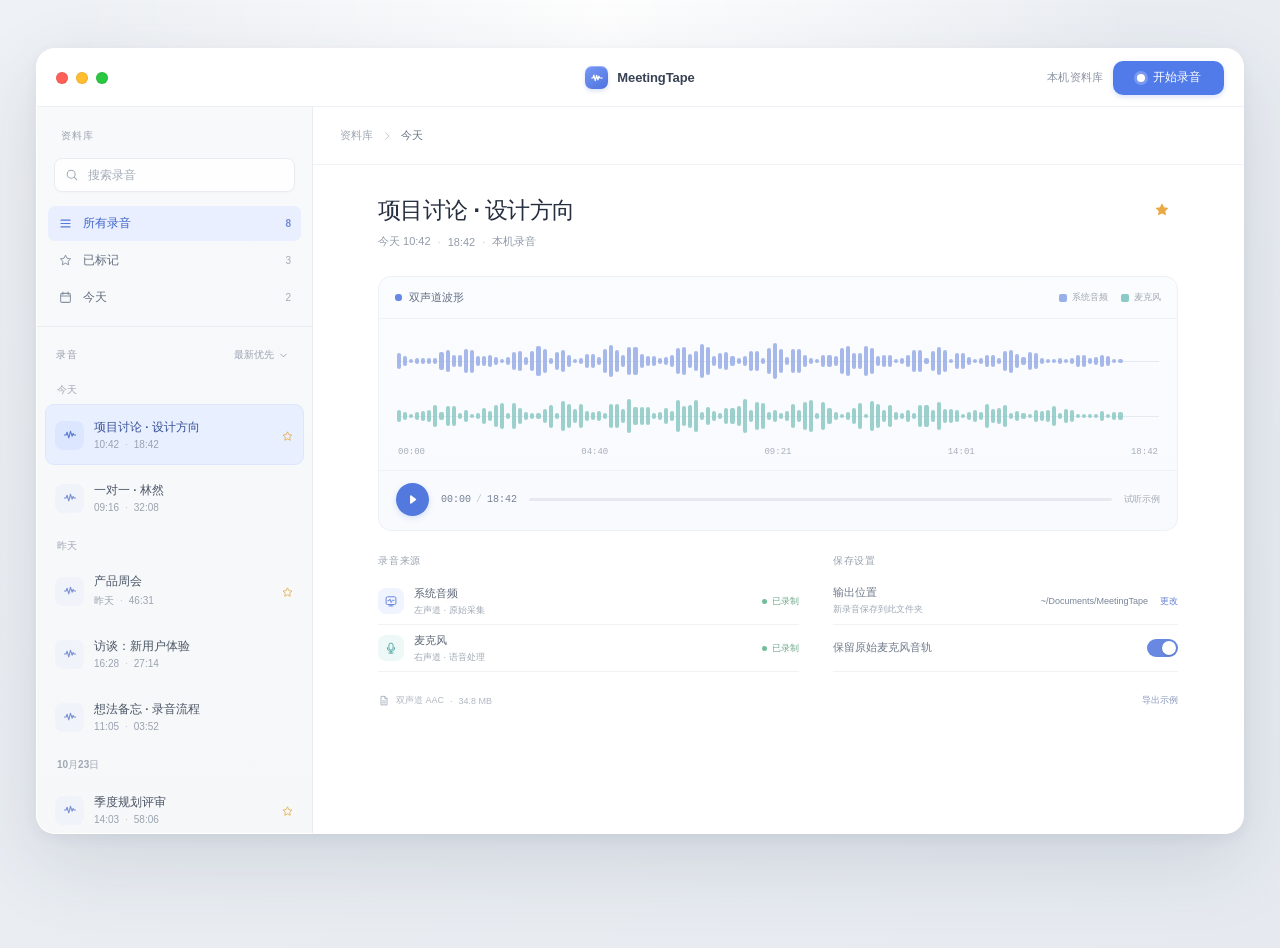
<file: Prototypes/GUI/variants/a.html>
<!doctype html>
<html lang="zh-CN">
<head>
  <meta charset="utf-8">
  <meta name="viewport" content="width=device-width, initial-scale=1">
  <link rel="icon" href="data:,">
  <title>资料库 · MeetingTape</title>
  <style>
    :root {
      color-scheme: light;
      --ink: #202938;
      --muted: #8993a3;
      --line: #e8ebf0;
      --blue: #527bea;
      --blue-dark: #4168d4;
      --sidebar: #f7f8fa;
      --soft-blue: #edf2ff;
      --coral: #ed6c68;
      --green: #53a984;
      font-family: -apple-system, BlinkMacSystemFont, "SF Pro Text", "PingFang SC", "Helvetica Neue", sans-serif;
      font-synthesis: none;
      text-rendering: optimizeLegibility;
      -webkit-font-smoothing: antialiased;
      --mono: "SF Mono", ui-monospace, SFMono-Regular, Menlo, monospace;
    }
    * { box-sizing: border-box; }
    body {
      margin: 0;
      min-width: 760px;
      min-height: 100vh;
      overflow: hidden;
      color: var(--ink);
      background:
        radial-gradient(ellipse at 47% 3%, rgba(255,255,255,.94), transparent 55%),
        linear-gradient(140deg, #eef1f5 0%, #e9edf2 53%, #e6eaf0 100%);
    }
    button, input { font: inherit; }
    button { color: inherit; }
    .stage {
      width: min(1260px, calc(100vw - 72px));
      height: min(786px, calc(100vh - 112px));
      min-height: 620px;
      margin: 48px auto 64px;
      position: relative;
    }
    .window {
      height: 100%;
      overflow: hidden;
      background: rgba(255,255,255,.97);
      border: 1px solid rgba(255,255,255,.92);
      border-radius: 19px;
      box-shadow: 0 28px 80px rgba(37, 52, 76, .13), 0 4px 14px rgba(37, 52, 76, .06), inset 0 1px 0 rgba(255,255,255,.9);
      display: flex;
      flex-direction: column;
    }
    .titlebar {
      flex: 0 0 58px;
      display: grid;
      grid-template-columns: 1fr auto 1fr;
      align-items: center;
      padding: 0 19px;
      border-bottom: 1px solid #edf0f4;
      background: rgba(255,255,255,.94);
      -webkit-app-region: drag;
    }
    .window-controls { display: flex; gap: 8px; align-items: center; }
    .window-dot { width: 12px; height: 12px; border-radius: 50%; box-shadow: inset 0 0 0 1px rgba(0,0,0,.08); }
    .window-dot.red { background: #ff6058; }
    .window-dot.yellow { background: #ffbd2f; }
    .window-dot.green { background: #29c840; }
    .brand {
      display: flex;
      gap: 9px;
      align-items: center;
      font-size: 13px;
      font-weight: 650;
      letter-spacing: -.1px;
      color: #384253;
    }
    .brand-mark {
      width: 23px; height: 23px; border-radius: 7px;
      display: grid; place-items: center;
      color: white;
      background: linear-gradient(145deg, #7798f4, #4e73df);
      box-shadow: inset 0 1px 0 rgba(255,255,255,.32), 0 2px 4px rgba(73,104,193,.2);
    }
    .brand-mark svg { width: 14px; height: 14px; }
    .window-actions { justify-self: end; display: flex; align-items: center; gap: 10px; -webkit-app-region: no-drag; }
    .header-label { color: #8b94a2; font-size: 11px; letter-spacing: .15px; }
    .icon-button {
      width: 32px; height: 32px; border-radius: 9px; border: 0; background: transparent;
      display: grid; place-items: center; color: #828c9c; cursor: pointer; transition: background .16s, color .16s;
    }
    .icon-button:hover { background: #f0f3f8; color: #4b5d7a; }
    .icon-button svg { width: 16px; height: 16px; }
    .record-button {
      height: 34px; min-width: 111px; padding: 0 12px;
      border: 0; border-radius: 10px; cursor: pointer;
      display: inline-flex; align-items: center; justify-content: center; gap: 8px;
      color: white; background: var(--blue); font-size: 12px; font-weight: 620;
      box-shadow: 0 2px 5px rgba(65,104,212,.2); transition: background .15s, transform .15s, box-shadow .15s;
    }
    .record-button:hover { background: var(--blue-dark); box-shadow: 0 4px 10px rgba(65,104,212,.24); transform: translateY(-1px); }
    .record-button:active { transform: translateY(0); }
    .record-button .rec-dot { width: 8px; height: 8px; border-radius: 50%; background: #fff; box-shadow: 0 0 0 3px rgba(255,255,255,.23); }
    .record-button.is-recording { background: #e95d5c; box-shadow: 0 2px 6px rgba(221,77,77,.2); }
    .record-button.is-recording:hover { background: #d94f4e; }
    .record-button.is-recording .rec-dot { width: 9px; height: 9px; border-radius: 2px; box-shadow: none; }
    .workspace { flex: 1; min-height: 0; display: grid; grid-template-columns: 276px minmax(0,1fr); }
    aside {
      background: linear-gradient(180deg, #f8f9fb 0%, #f6f7f9 100%);
      border-right: 1px solid #e9edf2;
      min-width: 0; display: flex; flex-direction: column;
    }
    .sidebar-top { padding: 22px 17px 14px; }
    .section-kicker {
      display: flex; align-items: center; justify-content: space-between;
      padding: 0 7px; color: #9ba4b1; text-transform: uppercase; letter-spacing: .1em;
      font-size: 10px; font-weight: 690;
    }
    .section-kicker .icon-button { width: 25px; height: 25px; margin: -5px -5px -5px 0; }
    .searchbox {
      margin-top: 15px; height: 34px; border: 1px solid #e8ebf0; background: rgba(255,255,255,.9);
      border-radius: 8px; display: flex; align-items: center; gap: 7px; padding: 0 10px;
      color: #a0a9b5; box-shadow: 0 1px 2px rgba(22,35,55,.025);
    }
    .searchbox svg { flex: 0 0 14px; width: 14px; height: 14px; }
    .searchbox input { width: 100%; min-width: 0; outline: 0; border: 0; background: transparent; font-size: 11.5px; color: var(--ink); }
    .searchbox input::placeholder { color: #a4acb8; }
    .nav-list { display: grid; gap: 2px; padding: 0 11px 11px; }
    .nav-item {
      height: 35px; border: 0; border-radius: 7px; background: transparent; color: #626e7f;
      display: flex; align-items: center; gap: 10px; padding: 0 10px; text-align: left;
      cursor: pointer; font-size: 12px; transition: background .14s, color .14s;
    }
    .nav-item:hover { background: #eef1f5; }
    .nav-item.active { color: #3e64ca; background: #e9efff; font-weight: 610; }
    .nav-item svg { width: 15px; height: 15px; color: #8792a2; }
    .nav-item.active svg { color: #5479dc; }
    .nav-count { margin-left: auto; color: #a2aab6; font-size: 10px; font-variant-numeric: tabular-nums; }
    .nav-item.active .nav-count { color: #718bd1; }
    .list-heading {
      border-top: 1px solid #e9edf2; padding: 17px 19px 8px;
      display: flex; justify-content: space-between; align-items: center;
      color: #969fad; font-size: 10px; font-weight: 650; letter-spacing: .08em;
    }
    .sort-button { display: flex; align-items: center; gap: 4px; border: 0; background: transparent; padding: 4px; cursor: pointer; color: #9ba4b1; font-size: 10px; }
    .sort-button:hover { color: #67758a; }
    .sort-button svg { width: 11px; height: 11px; }
    .record-list { padding: 0 8px 12px; overflow: auto; min-height: 0; flex: 1; }
    .group-label { padding: 9px 12px 5px; color: #a0a8b4; font-size: 10px; font-weight: 620; }
    .record-row {
      position: relative; padding: 10px 10px 9px; margin: 2px 0; min-height: 61px;
      display: flex; align-items: center; gap: 10px; border-radius: 9px; cursor: pointer;
      transition: background .14s, box-shadow .14s;
    }
    .record-row:hover { background: #eef1f5; }
    .record-row.selected { background: #e8efff; box-shadow: inset 0 0 0 1px rgba(97,127,214,.08); }
    .record-row.recording-row { background: #fff0ef; }
    .row-icon {
      flex: 0 0 29px; width: 29px; height: 29px; border-radius: 8px; display: grid; place-items: center;
      color: #7890d4; background: #f0f3fa;
    }
    .row-icon svg { width: 16px; height: 16px; }
    .record-row.selected .row-icon { background: #dce6ff; color: #5678d2; }
    .record-row.recording-row .row-icon { color: #e55c57; background: #ffe1de; }
    .row-copy { min-width: 0; flex: 1; }
    .row-title { color: #4a5565; font-size: 11.5px; line-height: 1.35; white-space: nowrap; overflow: hidden; text-overflow: ellipsis; font-weight: 560; }
    .record-row.selected .row-title { color: #354f98; }
    .row-meta { display: flex; gap: 6px; align-items: center; margin-top: 4px; color: #9aa3b0; font-size: 10px; font-variant-numeric: tabular-nums; }
    .row-meta .sep { color: #c3c9d2; }
    .row-star { width: 13px; height: 13px; color: #e8ae50; flex: 0 0 13px; }
    .row-live { width: 6px; height: 6px; border-radius: 50%; background: #e95d5c; animation: pulse 1.2s infinite; }
    .sidebar-foot {
      border-top: 1px solid #e9edf2; padding: 12px 16px; display: flex; align-items: center; gap: 8px;
      color: #9aa3b0; font-size: 10px;
    }
    .storage-icon { width: 15px; height: 15px; color: #8e99a9; }
    .storage-bar { margin-left: auto; width: 70px; height: 4px; border-radius: 4px; background: #e5e9ef; overflow: hidden; }
    .storage-bar span { display: block; width: 37%; height: 100%; border-radius: 4px; background: #92a8e8; }
    .content { display: flex; flex-direction: column; min-width: 0; min-height: 0; background: #fff; }
    .toolbar {
      height: 58px; flex: 0 0 58px; display: flex; align-items: center; justify-content: space-between;
      padding: 0 27px; border-bottom: 1px solid #f0f2f5;
    }
    .crumb { display: flex; align-items: center; gap: 8px; color: #a0a8b3; font-size: 11px; }
    .crumb .current { color: #697486; font-weight: 560; }
    .crumb svg { width: 12px; height: 12px; color: #c1c7d0; }
    .toolbar-actions { display: flex; align-items: center; gap: 2px; }
    .main-scroll { flex: 1; min-height: 0; overflow-y: auto; padding: 27px 34px 27px; }
    .record-detail { max-width: 800px; margin: 0 auto; }
    .detail-head { display: flex; align-items: flex-start; gap: 12px; }
    .title-edit { min-width: 0; flex: 1; }
    .title-input {
      display: block; width: 100%; height: 37px; padding: 0; color: #252f3f;
      outline: 0; border: 0; background: transparent; font-size: 23px; font-weight: 650; letter-spacing: -.6px;
    }
    .title-input:focus { border-bottom: 1px solid #c6d4f7; }
    .detail-meta { display: flex; align-items: center; flex-wrap: wrap; gap: 7px; margin-top: 5px; color: #929ba9; font-size: 11px; }
    .detail-meta .bullet { color: #c4c9d1; }
    .star-button { flex: 0 0 auto; margin-top: 2px; color: #adb5c0; }
    .star-button.is-starred { color: #e9aa45; }
    .star-button.is-starred svg { fill: currentColor; }
    .waveform-panel { margin-top: 27px; border: 1px solid #edf0f4; border-radius: 13px; background: linear-gradient(180deg, #fbfcfe, #f8fafe); overflow: hidden; }
    .wave-toolbar { min-height: 42px; display: flex; align-items: center; justify-content: space-between; padding: 0 16px; border-bottom: 1px solid #eef1f5; }
    .source-title { display: flex; align-items: center; gap: 7px; color: #657185; font-size: 10.5px; font-weight: 580; }
    .source-dot { width: 7px; height: 7px; border-radius: 3px; background: #6688e7; }
    .source-dot.mic { background: #54b2ad; }
    .wave-legend { display: flex; align-items: center; gap: 13px; color: #a2aab6; font-size: 9px; }
    .legend-item { display: flex; align-items: center; gap: 5px; }
    .legend-swatch { width: 8px; height: 8px; border-radius: 2px; background: #98afe9; }
    .legend-swatch.mic { background: #8bcac5; }
    .wave-area { padding: 19px 18px 13px; }
    .wave-track { height: 46px; position: relative; display: flex; align-items: center; gap: 2px; overflow: hidden; cursor: crosshair; }
    .wave-track + .wave-track { margin-top: 9px; }
    .wave-track::before { content: ""; position: absolute; z-index: 0; left: 0; right: 0; top: 50%; height: 1px; background: #e5eaf2; }
    .wave-bar { position: relative; z-index: 1; flex: 1 1 auto; min-width: 1px; max-width: 5px; border-radius: 2px; height: var(--bar-h); background: #9bb0e8; opacity: .88; transition: background .16s; }
    .wave-track.mic-track .wave-bar { background: #87c7c2; opacity: .82; }
    .wave-bar.played { background: #567bdc; opacity: .98; }
    .mic-track .wave-bar.played { background: #49a9a3; }
    .playhead {
      position: absolute; z-index: 2; left: 0; top: 1px; bottom: 1px; width: 1.5px;
      background: #4f73d4; opacity: 0; pointer-events: none; box-shadow: 0 0 4px rgba(75,110,213,.25);
    }
    .playhead::before { content: ""; position: absolute; top: -2px; left: -3px; border-left: 4px solid transparent; border-right: 4px solid transparent; border-top: 5px solid #4f73d4; }
    .is-playing .playhead { opacity: .9; }
    .time-ruler { display: flex; justify-content: space-between; color: #a7afbb; font: 9px var(--mono); padding: 8px 1px 0; }
    .player-row { display: flex; align-items: center; gap: 12px; padding: 12px 17px 14px; border-top: 1px solid #eef1f5; }
    .play-button { width: 33px; height: 33px; flex: 0 0 33px; border: 0; border-radius: 50%; background: #5379df; color: white; display: grid; place-items: center; cursor: pointer; box-shadow: 0 2px 6px rgba(65,104,212,.19); transition: transform .15s, background .15s; }
    .play-button:hover { transform: scale(1.045); background: #4168d4; }
    .play-button svg { width: 13px; height: 13px; }
    .player-times { display: flex; align-items: center; gap: 5px; min-width: 75px; color: #758194; font: 10px var(--mono); }
    .player-times .slash { color: #c2c8d1; }
    .seek { flex: 1; height: 18px; display: flex; align-items: center; position: relative; cursor: pointer; }
    .seek-line { width: 100%; height: 3px; border-radius: 4px; background: #e6eaf0; position: relative; }
    .seek-fill { width: 0; height: 100%; border-radius: inherit; background: #6384df; }
    .seek-knob { position: absolute; top: 50%; left: 0; width: 8px; height: 8px; border-radius: 50%; background: #fff; border: 2px solid #5a7cdc; transform: translate(-50%,-50%); opacity: 0; box-shadow: 0 1px 3px rgba(25,45,90,.2); }
    .seek:hover .seek-knob, .is-playing .seek-knob { opacity: 1; }
    .preview-label { color: #a1a9b5; font-size: 9px; white-space: nowrap; }
    .detail-grid { display: grid; grid-template-columns: minmax(0, 1fr) minmax(230px, .82fr); gap: 34px; margin-top: 23px; }
    .block-title { color: #9aa3b0; font-size: 10px; font-weight: 680; letter-spacing: .08em; margin: 0 0 10px; }
    .source-list { display: grid; gap: 0; }
    .source-row { min-height: 47px; display: flex; align-items: center; gap: 10px; border-bottom: 1px solid #f0f2f5; }
    .source-icon { width: 26px; height: 26px; border-radius: 8px; background: #f0f4ff; color: #6988dc; display: grid; place-items: center; }
    .source-row:nth-child(2) .source-icon { background: #eef8f7; color: #55aaa4; }
    .source-icon svg { width: 14px; height: 14px; }
    .source-info { min-width: 0; flex: 1; }
    .source-name { color: #5d6878; font-size: 11px; font-weight: 560; }
    .source-state { color: #a0a9b5; font-size: 9px; margin-top: 3px; }
    .connected { display: flex; align-items: center; gap: 5px; color: #70aa8e; font-size: 9px; }
    .connected span { width: 5px; height: 5px; border-radius: 50%; background: #72bc98; }
    .setting-list { display: grid; }
    .setting-row { min-height: 47px; display: flex; align-items: center; justify-content: space-between; gap: 10px; border-bottom: 1px solid #f0f2f5; }
    .setting-label { color: #6e7989; font-size: 10.5px; }
    .setting-note { display: block; color: #a0a9b5; margin-top: 3px; font-size: 9px; }
    .location-picker { position: relative; display: flex; align-items: center; gap: 7px; min-width: 0; }
    .location-input { width: 145px; min-width: 0; border: 0; outline: 0; color: #788498; text-align: right; background: transparent; font-size: 9px; text-overflow: ellipsis; }
    .location-input:focus { color: #4f6dc1; }
    .change-location { border: 0; padding: 3px 0 3px 3px; color: #6580d0; background: transparent; cursor: pointer; font-size: 9px; white-space: nowrap; }
    .change-location:hover { color: #3d62cc; }
    .location-menu { position: absolute; z-index: 5; right: -4px; top: 25px; width: 210px; padding: 5px; background: #fff; border: 1px solid #e5e9ef; border-radius: 9px; box-shadow: 0 8px 24px rgba(32,47,72,.14); display: none; }
    .location-menu.open { display: block; }
    .location-option { width: 100%; padding: 8px; border: 0; border-radius: 6px; text-align: left; background: transparent; color: #647083; font-size: 10px; cursor: pointer; }
    .location-option:hover { background: #f2f5fa; color: #4b66b8; }
    .location-option svg { width: 12px; height: 12px; margin-right: 7px; vertical-align: -2px; color: #8799cc; }
    .switch {
      position: relative; width: 31px; height: 18px; border: 0; border-radius: 10px; padding: 0; background: #d5dae2; cursor: pointer; transition: background .16s; flex: 0 0 31px;
    }
    .switch::after { content: ""; position: absolute; top: 2px; left: 2px; width: 14px; height: 14px; border-radius: 50%; background: #fff; box-shadow: 0 1px 2px rgba(0,0,0,.18); transition: transform .16s; }
    .switch[aria-checked="true"] { background: #6888e1; }
    .switch[aria-checked="true"]::after { transform: translateX(13px); }
    .detail-footer { margin-top: 18px; display: flex; align-items: center; justify-content: space-between; color: #b0b7c1; font-size: 9px; }
    .file-info { display: flex; align-items: center; gap: 6px; }
    .file-info svg { width: 12px; height: 12px; color: #a5afbf; }
    .more-link { border: 0; padding: 4px 0; background: transparent; color: #8796bc; cursor: pointer; font-size: 9px; }
    .more-link:hover { color: #5476d0; }
    .recording-view { min-height: 100%; display: flex; flex-direction: column; align-items: center; justify-content: center; padding: 14px 22px 35px; }
    .recording-kicker { display: flex; align-items: center; gap: 7px; margin-bottom: 14px; color: #e46762; font-size: 11px; font-weight: 600; }
    .recording-kicker .pulse-dot { width: 7px; height: 7px; border-radius: 50%; background: #ed6560; box-shadow: 0 0 0 4px #fff0ef; animation: pulse 1.2s infinite; }
    .recording-title { width: min(510px, 100%); height: 47px; border: 0; outline: 0; border-bottom: 1px solid transparent; text-align: center; color: #273246; background: transparent; font-size: 24px; font-weight: 640; letter-spacing: -.45px; }
    .recording-title:focus { border-bottom-color: #d9e0ee; }
    .recording-clock { margin-top: 20px; color: #52617a; font: 300 46px/1 var(--mono); letter-spacing: -.06em; font-variant-numeric: tabular-nums; }
    .recording-wave { width: min(650px, 100%); margin-top: 42px; padding: 24px 21px 20px; border: 1px solid #edf0f4; border-radius: 14px; background: linear-gradient(180deg, #fbfcfe, #f8fafe); }
    .recording-wave .wave-track { height: 50px; }
    .recording-wave .wave-track + .wave-track { margin-top: 12px; }
    .recording-wave .wave-bar { opacity: .55; }
    .recording-wave .wave-bar.live { opacity: 1; animation: live-wave var(--speed) ease-in-out infinite alternate; transform-origin: center; }
    .recording-sources { width: min(650px, 100%); display: flex; justify-content: space-between; color: #969faf; font-size: 10px; margin-top: 17px; }
    .recording-sources span { display: inline-flex; align-items: center; gap: 7px; }
    .recording-sources i { width: 6px; height: 6px; border-radius: 50%; background: #6e8ce0; }
    .recording-sources span:nth-child(2) i { background: #5cb2ac; }
    .recording-actions { display: flex; align-items: center; gap: 12px; margin-top: 35px; }
    .stop-button { min-width: 148px; height: 40px; border: 0; border-radius: 11px; background: #e95d5c; color: #fff; font-size: 12px; font-weight: 620; cursor: pointer; box-shadow: 0 3px 9px rgba(217,77,76,.2); transition: transform .15s, background .15s; }
    .stop-button:hover { background: #d94f4e; transform: translateY(-1px); }
    .stop-button span { display: inline-block; width: 8px; height: 8px; margin-right: 8px; border-radius: 2px; background: white; vertical-align: 0; }
    .recording-saved { margin-top: 13px; color: #99a3b2; font-size: 10px; }
    .recording-settings { display: flex; align-items: center; gap: 22px; margin-top: 24px; color: #8b96a7; font-size: 10px; }
    .recording-settings .switch { transform: scale(.9); }
    .toast {
      position: absolute; left: 50%; bottom: -44px; z-index: 8; transform: translate(-50%, 8px); opacity: 0; pointer-events: none;
      padding: 8px 13px; border-radius: 8px; color: white; background: rgba(43,54,72,.88); box-shadow: 0 4px 16px rgba(32,42,59,.16); font-size: 10px; transition: opacity .2s, transform .2s;
    }
    .toast.show { opacity: 1; transform: translate(-50%,0); }
    .empty-state { padding: 28px 15px; text-align: center; color: #a4adba; font-size: 10px; line-height: 1.6; }
    .visually-hidden { position: absolute; width: 1px; height: 1px; padding: 0; margin: -1px; overflow: hidden; clip: rect(0,0,0,0); white-space: nowrap; border: 0; }
    @keyframes pulse { 0%,100% { opacity: 1; } 50% { opacity: .48; } }
    @keyframes live-wave { from { transform: scaleY(.52); } to { transform: scaleY(1.08); } }
    @media (max-width: 1080px) {
      .stage { width: calc(100vw - 48px); }
      .workspace { grid-template-columns: 248px minmax(0,1fr); }
      .toolbar { padding: 0 22px; }
      .main-scroll { padding-left: 25px; padding-right: 25px; }
      .detail-grid { gap: 23px; }
    }
    @media (max-height: 760px) {
      .stage { height: calc(100vh - 98px); min-height: 590px; margin-top: 38px; }
      .main-scroll { padding-top: 20px; }
      .waveform-panel { margin-top: 20px; }
      .wave-area { padding-top: 13px; padding-bottom: 10px; }
      .wave-track { height: 40px; }
      .detail-grid { margin-top: 16px; }
    }
    @media (max-width: 860px) {
      .workspace { grid-template-columns: 220px minmax(0,1fr); }
      .detail-grid { grid-template-columns: 1fr; gap: 12px; }
      .source-list { grid-template-columns: 1fr 1fr; gap: 12px; }
      .source-row { border-bottom: 0; }
    }
  </style>
</head>
<body>
  <div class="stage">
    <main class="window" aria-label="MeetingTape 录音资料库">
      <header class="titlebar">
        <div class="window-controls" aria-hidden="true"><span class="window-dot red"></span><span class="window-dot yellow"></span><span class="window-dot green"></span></div>
        <div class="brand"><span class="brand-mark"><svg viewBox="0 0 16 16" fill="none" aria-hidden="true"><path d="M2 8h1.4l1-3.4L6 11l1.5-6L9 10l1.2-4 1.1 2H14" stroke="currentColor" stroke-width="1.4" stroke-linecap="round" stroke-linejoin="round"/></svg></span><span>MeetingTape</span></div>
        <div class="window-actions">
          <span class="header-label" id="headerStatus">本机资料库</span>
          <button class="record-button" id="recordButton" type="button"><span class="rec-dot"></span><span>开始录音</span></button>
        </div>
      </header>
      <div class="workspace">
        <aside>
          <div class="sidebar-top">
            <div class="section-kicker"><span>资料库</span></div>
            <label class="searchbox"><svg viewBox="0 0 20 20" fill="none" aria-hidden="true"><circle cx="8.8" cy="8.8" r="5.7" stroke="currentColor" stroke-width="1.5"/><path d="m13.1 13.1 3.5 3.5" stroke="currentColor" stroke-width="1.5" stroke-linecap="round"/></svg><input id="searchInput" type="search" placeholder="搜索录音" autocomplete="off" aria-label="搜索录音"></label>
          </div>
          <nav class="nav-list" aria-label="录音筛选">
            <button class="nav-item active" data-filter="all" type="button"><svg viewBox="0 0 20 20" fill="none" aria-hidden="true"><path d="M4 5.5h12M4 10h12M4 14.5h12" stroke="currentColor" stroke-width="1.5" stroke-linecap="round"/></svg><span>所有录音</span><span class="nav-count" id="allCount">8</span></button>
            <button class="nav-item" data-filter="starred" type="button"><svg viewBox="0 0 20 20" fill="none" aria-hidden="true"><path d="m10 2.8 2.1 4.3 4.7.7-3.4 3.3.8 4.7-4.2-2.2-4.2 2.2.8-4.7-3.4-3.3 4.7-.7L10 2.8Z" stroke="currentColor" stroke-width="1.3" stroke-linejoin="round"/></svg><span>已标记</span><span class="nav-count" id="starredCount">3</span></button>
            <button class="nav-item" data-filter="today" type="button"><svg viewBox="0 0 20 20" fill="none" aria-hidden="true"><rect x="3.5" y="4.5" width="13" height="12" rx="2" stroke="currentColor" stroke-width="1.4"/><path d="M6.5 2.8v3.3M13.5 2.8v3.3M3.5 8h13" stroke="currentColor" stroke-width="1.4" stroke-linecap="round"/></svg><span>今天</span><span class="nav-count" id="todayCount">4</span></button>
          </nav>
          <div class="list-heading"><span>录音</span><button class="sort-button" id="sortButton" type="button" title="切换排序">最新优先<svg viewBox="0 0 16 16" fill="none" aria-hidden="true"><path d="m4 6 4 4 4-4" stroke="currentColor" stroke-width="1.3" stroke-linecap="round" stroke-linejoin="round"/></svg></button></div>
          <div class="record-list" id="recordList" aria-label="录音列表"></div>
          <div class="sidebar-foot"><svg class="storage-icon" viewBox="0 0 20 20" fill="none" aria-hidden="true"><rect x="3" y="4" width="14" height="12" rx="2" stroke="currentColor" stroke-width="1.3"/><path d="M6 8h8M6 11h5" stroke="currentColor" stroke-width="1.3" stroke-linecap="round"/></svg><span>本机储存</span><span>2.4 GB</span><div class="storage-bar"><span></span></div></div>
        </aside>
        <section class="content" aria-label="录音详情">
          <div class="toolbar">
            <div class="crumb"><span>资料库</span><svg viewBox="0 0 16 16" fill="none" aria-hidden="true"><path d="m6 3.5 4.5 4.5L6 12.5" stroke="currentColor" stroke-width="1.3" stroke-linecap="round" stroke-linejoin="round"/></svg><span class="current" id="crumbTitle">今天</span></div>
            <div class="toolbar-actions"></div>
          </div>
          <div class="main-scroll" id="mainScroll"></div>
        </section>
      </div>
    </main>
    <div class="toast" id="toast" role="status" aria-live="polite"></div>
  </div>
  <audio id="previewAudio" src="../assets/sample-stereo.m4a" preload="metadata"></audio>
  <script src="../bridge.js"></script>
  <script>
    const initialRecords = [
      { id: 'r1', title: '项目讨论 · 设计方向', group: '今天', time: '10:42', duration: '18:42', seconds: 1122, starred: true, date: '今天', size: '34.8 MB' },
      { id: 'r2', title: '一对一 · 林然', group: '今天', time: '09:16', duration: '32:08', seconds: 1928, starred: false, date: '今天', size: '59.6 MB' },
      { id: 'r3', title: '产品周会', group: '昨天', time: '昨天', duration: '46:31', seconds: 2791, starred: true, date: '昨天', size: '86.2 MB' },
      { id: 'r4', title: '访谈：新用户体验', group: '昨天', time: '16:28', duration: '27:14', seconds: 1634, starred: false, date: '昨天', size: '50.4 MB' },
      { id: 'r5', title: '想法备忘 · 录音流程', group: '昨天', time: '11:05', duration: '03:52', seconds: 232, starred: false, date: '昨天', size: '7.1 MB' },
      { id: 'r6', title: '季度规划评审', group: '10月23日', time: '14:03', duration: '58:06', seconds: 3486, starred: true, date: '10月23日', size: '107.4 MB' },
      { id: 'r7', title: '供应商同步', group: '10月23日', time: '10:21', duration: '21:39', seconds: 1299, starred: false, date: '10月23日', size: '40.1 MB' },
      { id: 'r8', title: '灵感随手记', group: '10月22日', time: '19:18', duration: '01:16', seconds: 76, starred: false, date: '10月22日', size: '2.5 MB' }
    ];
    let records = initialRecords.map(record => ({ ...record }));
    let selectedId = 'r1';
    let currentFilter = 'all';
    let searchQuery = '';
    let recording = false;
    let recordingStartedAt = 0;
    let recordingElapsed = 0;
    let recordingInterval = null;
    let keepRaw = true;
    let outputLocation = '~/Documents/MeetingTape';
    let sortNewest = true;
    let toastTimer = null;
    let activeWaveDuration = 0;
    const audio = document.getElementById('previewAudio');
    const recordList = document.getElementById('recordList');
    const mainScroll = document.getElementById('mainScroll');
    const recordButton = document.getElementById('recordButton');
    const headerStatus = document.getElementById('headerStatus');
    const toast = document.getElementById('toast');

    const icon = {
      memo: '<svg viewBox="0 0 20 20" fill="none" aria-hidden="true"><path d="M3 10h2.1l1.2-3.4 2.2 7 2.1-8.3 2 6.2 1.3-3.5 1 2H17" stroke="currentColor" stroke-width="1.35" stroke-linecap="round" stroke-linejoin="round"/></svg>',
      play: '<svg viewBox="0 0 16 16" fill="currentColor" aria-hidden="true"><path d="M5 3.6c0-.6.7-1 1.2-.7l6.1 4.4a.9.9 0 0 1 0 1.4l-6.1 4.4c-.5.4-1.2 0-1.2-.7V3.6Z"/></svg>',
      pause: '<svg viewBox="0 0 16 16" fill="currentColor" aria-hidden="true"><path d="M4.5 3.5A1 1 0 0 1 5.5 2.5h1a1 1 0 0 1 1 1v9a1 1 0 0 1-1 1h-1a1 1 0 0 1-1-1v-9Zm5 0a1 1 0 0 1 1-1h1a1 1 0 0 1 1 1v9a1 1 0 0 1-1 1h-1a1 1 0 0 1-1-1v-9Z"/></svg>',
      star: '<svg viewBox="0 0 20 20" fill="none" aria-hidden="true"><path d="m10 2.8 2.1 4.3 4.7.7-3.4 3.3.8 4.7-4.2-2.2-4.2 2.2.8-4.7-3.4-3.3 4.7-.7L10 2.8Z" stroke="currentColor" stroke-width="1.35" stroke-linejoin="round"/></svg>',
      system: '<svg viewBox="0 0 20 20" fill="none" aria-hidden="true"><rect x="3" y="4" width="14" height="11" rx="2" stroke="currentColor" stroke-width="1.4"/><path d="M7 17h6M10 15v2M5.5 9.5h2l1-2.3 1.8 5 1.4-3.2h2.8" stroke="currentColor" stroke-width="1.3" stroke-linecap="round" stroke-linejoin="round"/></svg>',
      mic: '<svg viewBox="0 0 20 20" fill="none" aria-hidden="true"><rect x="7" y="3" width="6" height="10" rx="3" stroke="currentColor" stroke-width="1.4"/><path d="M4.8 9.5a5.2 5.2 0 0 0 10.4 0M10 14.8v2.4m-3 0h6" stroke="currentColor" stroke-width="1.4" stroke-linecap="round"/></svg>',
      folder: '<svg viewBox="0 0 16 16" fill="none" aria-hidden="true"><path d="M1.8 4.5a1.4 1.4 0 0 1 1.4-1.4h3l1.4 1.5h5.2a1.4 1.4 0 0 1 1.4 1.4v5.4a1.4 1.4 0 0 1-1.4 1.4H3.2a1.4 1.4 0 0 1-1.4-1.4V4.5Z" stroke="currentColor" stroke-width="1.2" stroke-linejoin="round"/></svg>'
    };

    function formatTime(seconds) {
      const safe = Math.max(0, Math.floor(Number.isFinite(seconds) ? seconds : 0));
      const mins = Math.floor(safe / 60);
      const secs = safe % 60;
      const hours = Math.floor(mins / 60);
      if (hours) return `${hours}:${String(mins % 60).padStart(2, '0')}:${String(secs).padStart(2, '0')}`;
      return `${String(mins).padStart(2, '0')}:${String(secs).padStart(2, '0')}`;
    }
    function report() {
      const selected = records.find(record => record.id === selectedId) || null;
      window.reportState({
        variant: 'A', status: recording ? 'recording' : 'ready', recording,
        elapsedSeconds: recording ? Math.floor((Date.now() - recordingStartedAt) / 1000) : recordingElapsed,
        selectedId: selected?.id || null, title: recording ? document.getElementById('recordingTitle')?.value || '' : selected?.title || '',
        outputLocation, keepRaw, playing: !audio.paused && !audio.ended,
        playbackSeconds: Math.floor(audio.currentTime || 0), records: records.map(({ id, title, duration, starred, date, time }) => ({ id, title, duration, starred, date, time })),
        filter: currentFilter, searchQuery, sortNewest
      });
    }
    function showToast(message) {
      toast.textContent = message;
      toast.classList.add('show');
      clearTimeout(toastTimer);
      toastTimer = setTimeout(() => toast.classList.remove('show'), 2100);
    }
    function recordCount() {
      document.getElementById('allCount').textContent = records.length;
      document.getElementById('starredCount').textContent = records.filter(record => record.starred).length;
      document.getElementById('todayCount').textContent = records.filter(record => record.date === '今天').length;
    }
    function matchingRecords() {
      let list = [...records];
      if (currentFilter === 'starred') list = list.filter(record => record.starred);
      if (currentFilter === 'today') list = list.filter(record => record.date === '今天');
      if (searchQuery) list = list.filter(record => record.title.toLowerCase().includes(searchQuery.toLowerCase()));
      if (!sortNewest) list.reverse();
      return list;
    }
    function renderList() {
      const list = matchingRecords();
      recordCount();
      if (!list.length) {
        recordList.innerHTML = '<div class="empty-state">没有找到录音<br>试试其他关键词</div>';
        return;
      }
      let group = '';
      recordList.innerHTML = list.map(record => {
        const groupHeading = record.group !== group ? `<div class="group-label">${record.group}</div>` : '';
        group = record.group;
        const active = record.id === selectedId && !recording ? ' selected' : '';
        const timeMarkup = record.recording ? '<span class="row-live"></span><span>正在录音</span>' : `<span>${record.time}</span><span class="sep">·</span><span>${record.duration}</span>`;
        return `${groupHeading}<div class="record-row${active}${record.recording ? ' recording-row' : ''}" data-id="${record.id}" role="button" tabindex="0" aria-label="${record.title}"><div class="row-icon">${icon.memo}</div><div class="row-copy"><div class="row-title">${escapeHtml(record.title)}</div><div class="row-meta">${timeMarkup}</div></div>${record.starred ? `<span class="row-star">${icon.star}</span>` : ''}</div>`;
      }).join('');
      recordList.querySelectorAll('.record-row').forEach(row => {
        row.addEventListener('click', () => selectRecord(row.dataset.id));
        row.addEventListener('keydown', event => { if (event.key === 'Enter' || event.key === ' ') { event.preventDefault(); selectRecord(row.dataset.id); } });
      });
    }
    function escapeHtml(value) {
      return String(value).replace(/[&<>"']/g, character => ({ '&': '&amp;', '<': '&lt;', '>': '&gt;', '"': '&quot;', "'": '&#39;' }[character]));
    }
    function renderWaveform(recordingMode = false) {
      const count = 126;
      const seedBase = recordingMode ? Math.floor(Date.now() / 800) : (records.findIndex(record => record.id === selectedId) + 4) * 17;
      const makeBars = (channel, animated = false) => Array.from({ length: count }, (_, index) => {
        const seed = Math.sin((index + seedBase) * (channel ? 1.17 : .81)) * Math.cos((index + 3) * (channel ? .31 : .24));
        const envelope = .22 + .67 * Math.pow(Math.sin((index + 13) / 132 * Math.PI), .7);
        const height = Math.max(8, Math.min(94, Math.round((.16 + Math.abs(seed)) * envelope * 76)));
        return `<span class="wave-bar${animated ? ' live' : ''}" style="--bar-h:${height}%;${animated ? `--speed:${.7 + (index % 8) * .14}s;animation-delay:${(index % 15) * -.09}s` : ''}"></span>`;
      }).join('');
      const wave = document.querySelector('.waveform-panel, .recording-wave');
      if (!wave) return;
      wave.querySelectorAll('.wave-track').forEach((track, index) => {
        track.innerHTML = `${makeBars(index === 1, recordingMode)}<span class="playhead"></span>`;
        track.dataset.channel = String(index);
        track.onclick = recordingMode ? null : event => seekFromTrack(event, track);
      });
      updateWaveProgress();
    }
    function selectRecord(id) {
      const item = records.find(record => record.id === id);
      if (!item || recording) return;
      selectedId = id;
      audio.pause();
      audio.currentTime = 0;
      renderList();
      renderContent();
      report();
    }
    function currentRecord() { return records.find(record => record.id === selectedId); }
    function renderContent() {
      headerStatus.textContent = recording ? '正在录音' : '本机资料库';
      if (recording) {
        const elapsed = Math.floor((Date.now() - recordingStartedAt) / 1000);
        mainScroll.innerHTML = `<div class="recording-view">
          <div class="recording-kicker"><span class="pulse-dot"></span><span>正在录音</span></div>
          <input class="recording-title" id="recordingTitle" value="${escapeHtml(document.getElementById('recordingTitle')?.value || '新录音')}" aria-label="录音标题">
          <div class="recording-clock" id="recordingClock">${formatTime(elapsed)}</div>
          <div class="recording-wave"><div class="wave-track"></div><div class="wave-track mic-track"></div></div>
          <div class="recording-sources"><span><i></i>系统音频</span><span><i></i>麦克风</span></div>
          <div class="recording-actions"><button class="stop-button" id="stopButton" type="button"><span></span>停止并保存</button></div>
          <div class="recording-saved">录音将保存到 ${escapeHtml(outputLocation)}</div>
          <div class="recording-settings"><span>保留原始麦克风音轨</span><button class="switch" id="recordingRawSwitch" role="switch" aria-label="保留原始麦克风音轨" aria-checked="${keepRaw}" disabled></button></div>
        </div>`;
        const titleInput = document.getElementById('recordingTitle');
        titleInput.addEventListener('input', () => {
          activeTitle = titleInput.value;
          const liveRecord = records.find(record => record.id === 'active-recording');
          if (liveRecord) { liveRecord.title = activeTitle; renderList(); }
          report();
        });
        document.getElementById('stopButton').addEventListener('click', stopRecording);
        document.getElementById('recordingRawSwitch').addEventListener('click', toggleRaw);
        renderWaveform(true);
        document.getElementById('recordButton').classList.add('is-recording');
        document.getElementById('recordButton').innerHTML = '<span class="rec-dot"></span><span>停止并保存</span>';
        return;
      }
      document.getElementById('recordButton').classList.remove('is-recording');
      document.getElementById('recordButton').innerHTML = '<span class="rec-dot"></span><span>开始录音</span>';
      const record = currentRecord();
      if (!record) {
        mainScroll.innerHTML = '<div class="empty-state">选择一条录音查看详情</div>';
        return;
      }
      document.getElementById('crumbTitle').textContent = record.date === '今天' ? '今天' : record.date;
      mainScroll.innerHTML = `<div class="record-detail">
        <div class="detail-head"><div class="title-edit"><input class="title-input" id="detailTitle" value="${escapeHtml(record.title)}" aria-label="录音标题"><div class="detail-meta"><span>${record.date === '今天' ? `今天 ${record.time}` : `${record.date} ${record.time}`}</span><span class="bullet">·</span><span>${record.duration}</span><span class="bullet">·</span><span>本机录音</span></div></div><button class="icon-button star-button${record.starred ? ' is-starred' : ''}" id="starButton" type="button" title="${record.starred ? '取消标记' : '标记录音'}" aria-label="${record.starred ? '取消标记' : '标记录音'}">${icon.star}</button></div>
        <div class="waveform-panel${audio.paused ? '' : ' is-playing'}">
          <div class="wave-toolbar"><div class="source-title"><span class="source-dot"></span><span>双声道波形</span></div><div class="wave-legend"><span class="legend-item"><i class="legend-swatch"></i>系统音频</span><span class="legend-item"><i class="legend-swatch mic"></i>麦克风</span></div></div>
          <div class="wave-area"><div class="wave-track" aria-label="系统音频波形"></div><div class="wave-track mic-track" aria-label="麦克风波形"></div><div class="time-ruler"><span>00:00</span><span>${formatTime(Math.floor(record.seconds / 4))}</span><span>${formatTime(Math.floor(record.seconds / 2))}</span><span>${formatTime(Math.floor(record.seconds * 3 / 4))}</span><span>${record.duration}</span></div></div>
          <div class="player-row"><button class="play-button" id="playButton" type="button" title="试听" aria-label="试听">${audio.paused ? icon.play : icon.pause}</button><div class="player-times"><span id="playCurrent">${formatTime(audio.currentTime || 0)}</span><span class="slash">/</span><span id="playTotal">${formatTime(Number.isFinite(audio.duration) ? audio.duration : record.seconds)}</span></div><div class="seek" id="seekBar" role="slider" aria-label="试听进度" aria-valuemin="0" aria-valuemax="100" aria-valuenow="0" tabindex="0"><div class="seek-line"><div class="seek-fill" id="seekFill"></div><span class="seek-knob" id="seekKnob"></span></div></div><span class="preview-label">试听示例</span></div>
        </div>
        <div class="detail-grid">
          <div><h2 class="block-title">录音来源</h2><div class="source-list">
            <div class="source-row"><span class="source-icon">${icon.system}</span><div class="source-info"><div class="source-name">系统音频</div><div class="source-state">左声道 · 原始采集</div></div><span class="connected"><span></span>已录制</span></div>
            <div class="source-row"><span class="source-icon">${icon.mic}</span><div class="source-info"><div class="source-name">麦克风</div><div class="source-state">右声道 · 语音处理</div></div><span class="connected"><span></span>已录制</span></div>
          </div></div>
          <div><h2 class="block-title">保存设置</h2><div class="setting-list">
            <div class="setting-row"><div><div class="setting-label">输出位置</div><span class="setting-note">新录音保存到此文件夹</span></div><div class="location-picker"><input class="location-input" id="locationInput" aria-label="输出位置" value="${escapeHtml(outputLocation)}"><button class="change-location" id="changeLocation" type="button">更改</button><div class="location-menu" id="locationMenu"><button class="location-option" type="button" data-location="~/Documents/MeetingTape">${icon.folder}文稿 / MeetingTape</button><button class="location-option" type="button" data-location="~/Music/Recordings">${icon.folder}音乐 / Recordings</button><button class="location-option" type="button" data-location="~/Downloads">${icon.folder}下载</button></div></div></div>
            <div class="setting-row"><div><div class="setting-label">保留原始麦克风音轨</div></div><button class="switch" id="rawSwitch" role="switch" aria-label="保留原始麦克风音轨" aria-checked="${keepRaw}"></button></div>
          </div></div>
        </div>
        <div class="detail-footer"><span class="file-info"><svg viewBox="0 0 16 16" fill="none" aria-hidden="true"><path d="M4 1.8h5l3 3v8.4H4V1.8Z" stroke="currentColor" stroke-width="1.2" stroke-linejoin="round"/><path d="M9 1.8v3h3M6 8h4M6 10.5h4" stroke="currentColor" stroke-width="1.1" stroke-linecap="round"/></svg><span>双声道 AAC</span><span>·</span><span>${record.size || '0.8 MB'}</span></span><button class="more-link" id="revealButton" type="button">导出示例</button></div>
      </div>`;
      renderWaveform();
      document.getElementById('detailTitle').addEventListener('input', event => {
        record.title = event.target.value;
        renderList();
        document.getElementById('crumbTitle').textContent = record.date === '今天' ? '今天' : record.date;
        report();
      });
      document.getElementById('starButton').addEventListener('click', () => {
        record.starred = !record.starred;
        renderList(); renderContent(); report();
      });
      document.getElementById('playButton').addEventListener('click', togglePlayback);
      document.getElementById('seekBar').addEventListener('click', event => seekFromTrack(event, event.currentTarget));
      document.getElementById('seekBar').addEventListener('keydown', event => {
        if (event.key !== 'ArrowLeft' && event.key !== 'ArrowRight') return;
        event.preventDefault();
        const duration = Number.isFinite(audio.duration) ? audio.duration : record.seconds;
        audio.currentTime = Math.max(0, Math.min(duration, audio.currentTime + (event.key === 'ArrowRight' ? 5 : -5)));
        updatePlaybackUI();
      });
      document.getElementById('changeLocation').addEventListener('click', () => document.getElementById('locationMenu').classList.toggle('open'));
      document.querySelectorAll('.location-option').forEach(option => option.addEventListener('click', () => {
        outputLocation = option.dataset.location;
        document.getElementById('locationInput').value = outputLocation;
        document.getElementById('locationMenu').classList.remove('open');
        report();
      }));
      document.getElementById('locationInput').addEventListener('change', event => { outputLocation = event.target.value.trim() || '~/Documents/MeetingTape'; event.target.value = outputLocation; report(); });
      document.getElementById('rawSwitch').addEventListener('click', toggleRaw);
      document.getElementById('revealButton').addEventListener('click', () => { const link = document.createElement('a'); link.href = '../assets/sample-stereo.m4a'; link.download = (currentRecord()?.title || '录音示例') + '.m4a'; link.click(); showToast('示例音频已导出'); report(); });
      updatePlaybackUI();
    }
    let activeTitle = '新录音';
    function toggleRaw() {
      keepRaw = !keepRaw;
      document.querySelectorAll('#rawSwitch, #recordingRawSwitch').forEach(switchButton => switchButton.setAttribute('aria-checked', String(keepRaw)));
      if (!recording) renderContent();
      report();
    }
    function startRecording() {
      if (recording) return stopRecording();
      audio.pause(); audio.currentTime = 0;
      currentFilter = 'all';
      searchQuery = '';
      document.getElementById('searchInput').value = '';
      document.querySelectorAll('.nav-item').forEach(item => item.classList.toggle('active', item.dataset.filter === 'all'));
      recording = true;
      recordingStartedAt = Date.now();
      recordingElapsed = 0;
      activeTitle = '新录音';
      const placeholder = { id: 'active-recording', title: activeTitle, group: '今天', time: '', duration: '', seconds: 0, starred: false, date: '今天', size: '', recording: true };
      records.unshift(placeholder);
      selectedId = placeholder.id;
      renderList(); renderContent();
      recordingInterval = setInterval(() => {
        recordingElapsed = Math.floor((Date.now() - recordingStartedAt) / 1000);
        const clock = document.getElementById('recordingClock');
        if (clock) clock.textContent = formatTime(recordingElapsed);
        report();
      }, 500);
      report();
    }
    function stopRecording() {
      if (!recording) return;
      recordingElapsed = Math.max(1, Math.floor((Date.now() - recordingStartedAt) / 1000));
      clearInterval(recordingInterval);
      recordingInterval = null;
      recording = false;
      const item = records.find(record => record.id === 'active-recording');
      if (item) {
        item.id = `r-${Date.now()}`;
        item.title = (document.getElementById('recordingTitle')?.value || activeTitle || '新录音').trim() || '新录音';
        item.duration = formatTime(recordingElapsed);
        item.seconds = recordingElapsed;
        item.time = new Intl.DateTimeFormat('zh-CN', { hour: '2-digit', minute: '2-digit', hour12: false }).format(new Date());
        item.size = `${Math.max(.1, recordingElapsed * .032).toFixed(1)} MB`;
        item.recording = false;
        selectedId = item.id;
      }
      renderList(); renderContent(); report();
      showToast('录音已保存到资料库');
    }
    async function togglePlayback() {
      if (!audio.paused) { audio.pause(); updatePlaybackUI(); report(); return; }
      try {
        const playPromise = audio.play();
        if (playPromise) await playPromise;
      } catch (error) {
        showToast('示例音频暂不可用');
      }
      updatePlaybackUI(); report();
    }
    function updatePlaybackUI() {
      const record = currentRecord();
      const duration = Number.isFinite(audio.duration) && audio.duration > 0 ? audio.duration : (record?.seconds || 0);
      const progress = duration ? Math.min(1, (audio.currentTime || 0) / duration) : 0;
      const current = document.getElementById('playCurrent');
      const total = document.getElementById('playTotal');
      if (current) current.textContent = formatTime(audio.currentTime || 0);
      if (total) total.textContent = formatTime(duration);
      const seekFill = document.getElementById('seekFill');
      const seekKnob = document.getElementById('seekKnob');
      if (seekFill) seekFill.style.width = `${progress * 100}%`;
      if (seekKnob) seekKnob.style.left = `${progress * 100}%`;
      const seek = document.getElementById('seekBar');
      if (seek) seek.setAttribute('aria-valuenow', String(Math.round(progress * 100)));
      const play = document.getElementById('playButton');
      if (play) { play.innerHTML = audio.paused ? icon.play : icon.pause; play.setAttribute('aria-label', audio.paused ? '试听' : '暂停试听'); }
      document.querySelectorAll('.waveform-panel').forEach(panel => panel.classList.toggle('is-playing', !audio.paused));
      updateWaveProgress(progress);
    }
    function updateWaveProgress(progress) {
      const panel = document.querySelector('.waveform-panel');
      if (!panel) return;
      const value = progress ?? ((Number.isFinite(audio.duration) && audio.duration > 0) ? audio.currentTime / audio.duration : 0);
      panel.querySelectorAll('.wave-track').forEach(track => {
        const bars = [...track.querySelectorAll('.wave-bar')];
        const played = Math.round(bars.length * value);
        bars.forEach((bar, index) => bar.classList.toggle('played', index < played));
        const playhead = track.querySelector('.playhead');
        if (playhead) playhead.style.left = `${Math.max(0, Math.min(1, value)) * 100}%`;
      });
    }
    function seekFromTrack(event, track) {
      const bounds = track.getBoundingClientRect();
      const progress = Math.max(0, Math.min(1, (event.clientX - bounds.left) / bounds.width));
      const record = currentRecord();
      const duration = Number.isFinite(audio.duration) && audio.duration > 0 ? audio.duration : (record?.seconds || 0);
      audio.currentTime = progress * duration;
      updatePlaybackUI(); report();
    }
    recordButton.addEventListener('click', startRecording);
    document.querySelectorAll('.nav-item').forEach(button => button.addEventListener('click', () => {
      document.querySelectorAll('.nav-item').forEach(item => item.classList.toggle('active', item === button));
      currentFilter = button.dataset.filter;
      renderList();
      report();
    }));
    document.getElementById('searchInput').addEventListener('input', event => { searchQuery = event.target.value.trim(); renderList(); report(); });
    document.getElementById('sortButton').addEventListener('click', event => {
      sortNewest = !sortNewest;
      event.currentTarget.innerHTML = `${sortNewest ? '最新优先' : '最早优先'}<svg viewBox="0 0 16 16" fill="none" aria-hidden="true"><path d="m4 6 4 4 4-4" stroke="currentColor" stroke-width="1.3" stroke-linecap="round" stroke-linejoin="round"/></svg>`;
      renderList();
      report();
    });
    audio.addEventListener('timeupdate', () => { updatePlaybackUI(); report(); });
    audio.addEventListener('loadedmetadata', () => { updatePlaybackUI(); report(); });
    audio.addEventListener('play', () => { updatePlaybackUI(); report(); });
    audio.addEventListener('pause', () => { updatePlaybackUI(); report(); });
    audio.addEventListener('ended', () => { updatePlaybackUI(); report(); });
    document.addEventListener('click', event => {
      const menu = document.getElementById('locationMenu');
      if (menu?.classList.contains('open') && !event.target.closest('.location-picker')) menu.classList.remove('open');
    });
    renderList();
    renderContent();
    report();
  </script>
</body>
</html>
</file>
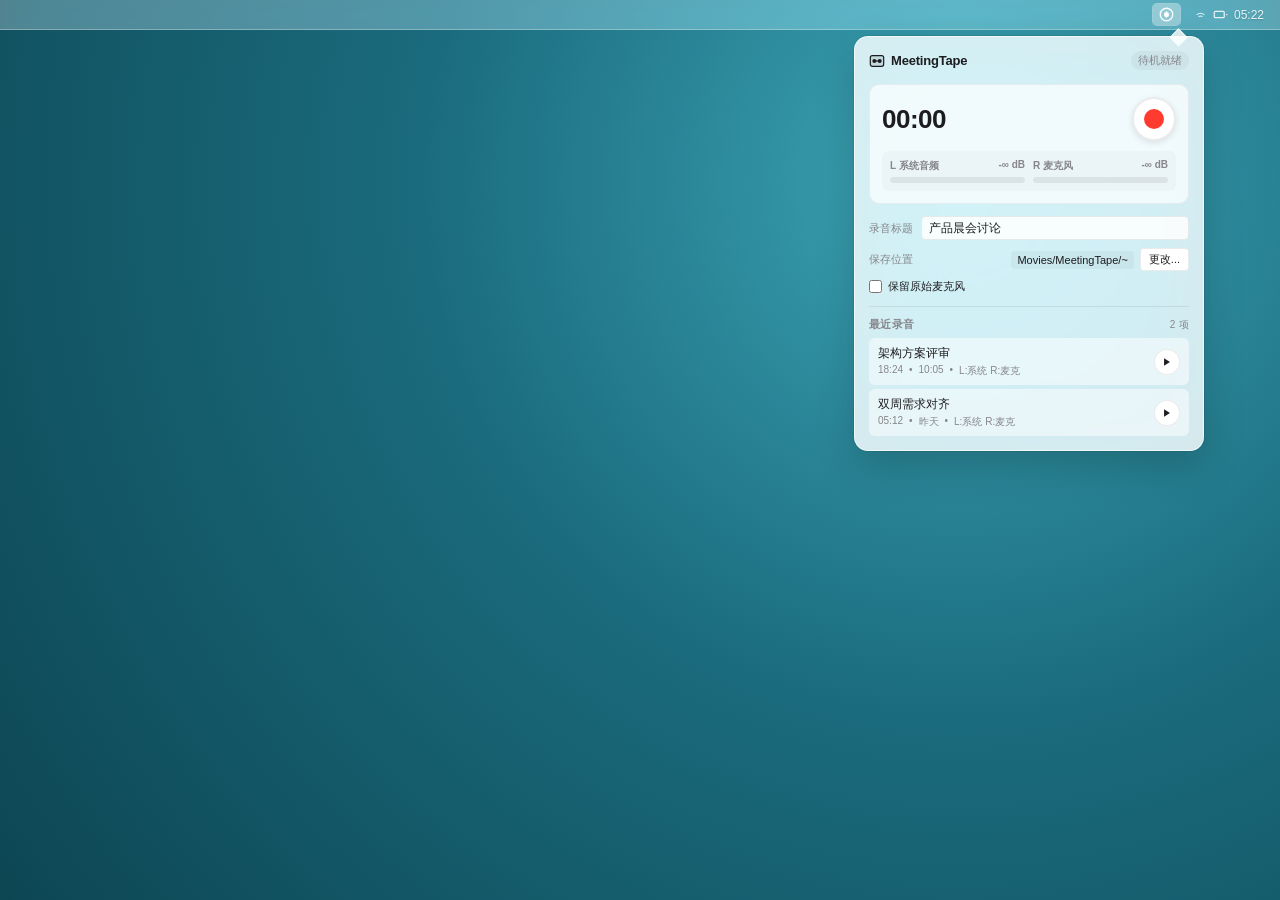
<file: Prototypes/GUI/variants/b.html>
<!DOCTYPE html>
<html lang="zh-CN">
<head>
  <meta charset="UTF-8">
  <meta name="viewport" content="width=device-width, initial-scale=1.0">
  <title>MeetingTape - 菜单栏小组件 (方案 B)</title>
  <style>
    :root {
      --font-stack: -apple-system, BlinkMacSystemFont, "SF Pro Text", "SF Pro Display", "PingFang SC", "Helvetica Neue", sans-serif;
      --accent: #007aff;
      --accent-danger: #ff3b30;
      --accent-success: #34c759;
      --bg-panel: rgba(255, 255, 255, 0.82);
      --bg-subtle: rgba(0, 0, 0, 0.04);
      --border-panel: rgba(255, 255, 255, 0.65);
      --border-subtle: rgba(0, 0, 0, 0.08);
      --text-main: #1d1d1f;
      --text-muted: #86868b;
      --shadow-popover: 0 16px 40px rgba(0, 0, 0, 0.18), 0 0 0 1px rgba(0, 0, 0, 0.08);
    }

    * { box-sizing: border-box; margin: 0; padding: 0; }
    body {
      font-family: var(--font-stack);
      height: 100vh;
      overflow: hidden;
      background: radial-gradient(circle at 75% 20%, #3ca5b5 0%, #1a6b7d 45%, #0d4653 100%);
      color: var(--text-main);
      user-select: none;
      -webkit-user-select: none;
    }

    /* 顶部系统菜单栏 (留出左上角给宿主原型标签) */
    .macos-menubar {
      height: 30px;
      width: 100%;
      background: rgba(255, 255, 255, 0.28);
      backdrop-filter: blur(28px) saturate(190%);
      -webkit-backdrop-filter: blur(28px) saturate(190%);
      border-bottom: 0.5px solid rgba(255, 255, 255, 0.3);
      display: flex;
      justify-content: flex-end;
      align-items: center;
      padding: 0 16px;
      position: relative;
      z-index: 100;
    }
    .menubar-items {
      display: flex;
      align-items: center;
      gap: 14px;
      font-size: 13px;
      font-weight: 500;
      color: rgba(255, 255, 255, 0.95);
      text-shadow: 0 1px 2px rgba(0, 0, 0, 0.2);
    }
    .menu-icon-btn {
      background: transparent;
      border: none;
      cursor: pointer;
      color: inherit;
      display: inline-flex;
      align-items: center;
      justify-content: center;
      padding: 3px 6px;
      border-radius: 4px;
      transition: background 0.15s ease;
    }
    .menu-icon-btn:hover { background: rgba(255, 255, 255, 0.25); }
    .menu-icon-btn.active {
      background: rgba(255, 255, 255, 0.35);
      box-shadow: 0 0 0 1px rgba(255, 255, 255, 0.4);
    }
    .record-indicator {
      width: 8px;
      height: 8px;
      border-radius: 50%;
      background: var(--accent-danger);
      margin-left: 4px;
      display: none;
      animation: pulse 1.2s infinite;
    }
    .record-indicator.visible { display: inline-block; }

    /* 菜单栏下拉弹窗 */
    .popover-anchor {
      position: absolute;
      top: 36px;
      right: 76px;
      z-index: 200;
      transition: opacity 0.18s cubic-bezier(0.16, 1, 0.3, 1), transform 0.18s cubic-bezier(0.16, 1, 0.3, 1);
    }
    .popover-anchor.hidden {
      visibility: hidden;
      opacity: 0;
      pointer-events: none;
      transform: translateY(-6px) scale(0.98);
    }
    .popover {
      width: 350px;
      background: var(--bg-panel);
      backdrop-filter: blur(40px) saturate(200%);
      -webkit-backdrop-filter: blur(40px) saturate(200%);
      border: 1px solid var(--border-panel);
      border-radius: 14px;
      box-shadow: var(--shadow-popover);
      padding: 14px;
      display: flex;
      flex-direction: column;
      gap: 12px;
      position: relative;
    }
    .popover::before {
      content: "";
      position: absolute;
      top: -6px;
      right: 18px;
      width: 12px;
      height: 12px;
      background: var(--bg-panel);
      transform: rotate(45deg);
      border-left: 1px solid var(--border-panel);
      border-top: 1px solid var(--border-panel);
    }

    /* 头部栏 */
    .header-row {
      display: flex;
      justify-content: space-between;
      align-items: center;
      padding-bottom: 2px;
    }
    .brand {
      display: flex;
      align-items: center;
      gap: 6px;
      font-weight: 600;
      font-size: 13px;
      letter-spacing: -0.2px;
    }
    .brand svg { fill: var(--accent); }
    .status-badge {
      font-size: 11px;
      padding: 2px 7px;
      border-radius: 10px;
      font-weight: 500;
      background: var(--bg-subtle);
      color: var(--text-muted);
      display: flex;
      align-items: center;
      gap: 5px;
    }
    .status-badge.recording {
      background: rgba(255, 59, 48, 0.12);
      color: var(--accent-danger);
    }
    .status-badge.recording::before {
      content: "";
      width: 6px;
      height: 6px;
      border-radius: 50%;
      background: var(--accent-danger);
      animation: pulse 1s infinite;
    }

    /* 主录制卡片 */
    .recorder-card {
      background: rgba(255, 255, 255, 0.7);
      border: 1px solid rgba(0, 0, 0, 0.06);
      border-radius: 10px;
      padding: 12px;
      display: flex;
      flex-direction: column;
      gap: 10px;
    }
    .recorder-action-row {
      display: flex;
      align-items: center;
      justify-content: space-between;
    }
    .time-wrap {
      display: flex;
      flex-direction: column;
    }
    .timer-display {
      font-variant-numeric: tabular-nums;
      font-size: 26px;
      font-weight: 700;
      letter-spacing: -0.5px;
      line-height: 1;
      color: var(--text-main);
    }
    .timer-hint {
      font-size: 11px;
      color: var(--text-muted);
      margin-top: 2px;
    }
    .record-btn {
      width: 44px;
      height: 44px;
      border-radius: 50%;
      border: 2px solid rgba(0, 0, 0, 0.08);
      background: #ffffff;
      cursor: pointer;
      display: flex;
      align-items: center;
      justify-content: center;
      box-shadow: 0 2px 6px rgba(0, 0, 0, 0.1);
      transition: transform 0.12s ease, box-shadow 0.12s ease;
    }
    .record-btn:active { transform: scale(0.95); }
    .record-btn-core {
      width: 20px;
      height: 20px;
      border-radius: 50%;
      background: var(--accent-danger);
      transition: all 0.2s cubic-bezier(0.34, 1.56, 0.64, 1);
    }
    .record-btn.recording .record-btn-core {
      width: 14px;
      height: 14px;
      border-radius: 3px;
    }

    /* 双声道 VU 电平表 */
    .vu-grid {
      display: grid;
      grid-template-columns: 1fr 1fr;
      gap: 8px;
      background: rgba(0, 0, 0, 0.025);
      border-radius: 6px;
      padding: 8px;
    }
    .vu-channel {
      display: flex;
      flex-direction: column;
      gap: 4px;
    }
    .vu-label {
      font-size: 10px;
      font-weight: 600;
      color: var(--text-muted);
      display: flex;
      justify-content: space-between;
    }
    .vu-track {
      height: 6px;
      background: rgba(0, 0, 0, 0.07);
      border-radius: 3px;
      overflow: hidden;
      position: relative;
    }
    .vu-fill {
      height: 100%;
      width: 0%;
      background: linear-gradient(90deg, #34c759 70%, #ff9500 90%, #ff3b30 100%);
      border-radius: 3px;
      transition: width 0.12s ease-out;
    }

    /* 会话参数设置 */
    .session-meta-box {
      display: flex;
      flex-direction: column;
      gap: 8px;
      font-size: 12px;
    }
    .meta-field {
      display: flex;
      align-items: center;
      justify-content: space-between;
      gap: 8px;
    }
    .meta-label {
      color: var(--text-muted);
      white-space: nowrap;
      font-size: 11px;
    }
    .title-input {
      flex: 1;
      border: 1px solid var(--border-subtle);
      background: rgba(255, 255, 255, 0.85);
      border-radius: 5px;
      padding: 4px 7px;
      font-size: 12px;
      color: var(--text-main);
      outline: none;
      font-family: inherit;
    }
    .title-input:focus {
      border-color: var(--accent);
      box-shadow: 0 0 0 2px rgba(0, 122, 255, 0.2);
    }
    .path-row {
      display: flex;
      align-items: center;
      gap: 6px;
      flex: 1;
      justify-content: flex-end;
    }
    .path-text {
      max-width: 160px;
      overflow: hidden;
      text-overflow: ellipsis;
      white-space: nowrap;
      font-size: 11px;
      color: var(--text-main);
      background: var(--bg-subtle);
      padding: 3px 6px;
      border-radius: 4px;
      direction: rtl;
      text-align: left;
    }
    .btn-subtle {
      border: 1px solid var(--border-subtle);
      background: #ffffff;
      padding: 3px 8px;
      border-radius: 4px;
      font-size: 11px;
      cursor: pointer;
      color: var(--text-main);
    }
    .btn-subtle:hover { background: var(--bg-subtle); }
    .checkbox-row {
      display: flex;
      align-items: center;
      gap: 6px;
      cursor: pointer;
      user-select: none;
      font-size: 11px;
      color: var(--text-main);
    }
    .checkbox-row input { accent-color: var(--accent); cursor: pointer; }

    /* 最近录音栏 */
    .recent-section {
      border-top: 1px solid var(--border-subtle);
      padding-top: 10px;
      display: flex;
      flex-direction: column;
      gap: 6px;
    }
    .section-title {
      font-size: 11px;
      font-weight: 600;
      color: var(--text-muted);
      text-transform: uppercase;
      letter-spacing: 0.3px;
      display: flex;
      justify-content: space-between;
      align-items: center;
    }
    .recent-list {
      max-height: 145px;
      overflow-y: auto;
      display: flex;
      flex-direction: column;
      gap: 4px;
    }
    .recent-item {
      display: flex;
      align-items: center;
      justify-content: space-between;
      padding: 6px 8px;
      border-radius: 6px;
      background: rgba(255, 255, 255, 0.5);
      border: 1px solid transparent;
      transition: background 0.12s ease;
    }
    .recent-item:hover {
      background: rgba(255, 255, 255, 0.9);
      border-color: rgba(0, 0, 0, 0.05);
    }
    .recent-info {
      display: flex;
      flex-direction: column;
      gap: 2px;
      min-width: 0;
      flex: 1;
    }
    .recent-title {
      font-size: 12px;
      font-weight: 500;
      white-space: nowrap;
      overflow: hidden;
      text-overflow: ellipsis;
    }
    .recent-tags {
      display: flex;
      gap: 6px;
      font-size: 10px;
      color: var(--text-muted);
    }
    .play-btn {
      width: 26px;
      height: 26px;
      border-radius: 50%;
      border: 1px solid var(--border-subtle);
      background: #ffffff;
      display: flex;
      align-items: center;
      justify-content: center;
      cursor: pointer;
      color: var(--text-main);
      margin-left: 8px;
      flex-shrink: 0;
    }
    .play-btn:hover { background: var(--bg-subtle); }
    .play-btn.playing {
      background: var(--accent);
      color: #ffffff;
      border-color: var(--accent);
    }

    /* 路径选择模态窗 (Popover 内嵌层) */
    .chooser-overlay {
      position: absolute;
      inset: 0;
      background: rgba(255, 255, 255, 0.92);
      backdrop-filter: blur(8px);
      border-radius: 14px;
      padding: 16px;
      display: flex;
      flex-direction: column;
      gap: 12px;
      z-index: 300;
      box-shadow: inset 0 0 0 1px rgba(0, 0, 0, 0.05);
    }
    .chooser-overlay.hidden { display: none; }
    .chooser-header {
      font-size: 13px;
      font-weight: 600;
      display: flex;
      justify-content: space-between;
      align-items: center;
    }
    .chooser-preset-list {
      display: flex;
      flex-direction: column;
      gap: 6px;
      margin-top: 4px;
    }
    .chooser-preset-btn {
      text-align: left;
      font-size: 12px;
      padding: 7px 10px;
      border-radius: 6px;
      background: rgba(0, 0, 0, 0.03);
      border: 1px solid var(--border-subtle);
      cursor: pointer;
      display: flex;
      align-items: center;
      gap: 8px;
      font-family: inherit;
    }
    .chooser-preset-btn:hover { background: rgba(0, 122, 255, 0.08); border-color: var(--accent); }
    .chooser-preset-btn.selected {
      background: rgba(0, 122, 255, 0.12);
      border-color: var(--accent);
      color: var(--accent);
      font-weight: 500;
    }

    @keyframes pulse {
      0% { opacity: 1; transform: scale(1); }
      50% { opacity: 0.4; transform: scale(0.9); }
      100% { opacity: 1; transform: scale(1); }
    }
  </style>
</head>
<body>

  <!-- macOS 顶部菜单栏 -->
  <header class="macos-menubar">
    <div class="menubar-items">
      <button type="button" class="menu-icon-btn active" id="menuToggleBtn" aria-label="MeetingTape 菜单栏项" title="打开/关闭 MeetingTape 面板">
        <svg width="15" height="15" viewBox="0 0 24 24" fill="none" stroke="currentColor" stroke-width="2.2" stroke-linecap="round" stroke-linejoin="round">
          <circle cx="12" cy="12" r="10"></circle>
          <path d="M12 8v8"></path>
          <circle cx="12" cy="12" r="3" fill="currentColor"></circle>
        </svg>
        <span class="record-indicator" id="menuRecordDot"></span>
      </button>

      <!-- 拟真系统时钟与状态 -->
      <span style="display:inline-flex; align-items:center; gap:6px; font-size:12px; opacity:0.9;">
        <svg width="13" height="13" viewBox="0 0 24 24" fill="none" stroke="currentColor" stroke-width="2"><path d="M5 12.55a11 11 0 0 1 14.08 0"></path><path d="M8.53 16.11a6 6 0 0 1 6.95 0"></path><line x1="12" y1="20" x2="12.01" y2="20"></line></svg>
        <svg width="15" height="15" viewBox="0 0 24 24" fill="none" stroke="currentColor" stroke-width="2"><rect x="2" y="7" width="16" height="10" rx="2" ry="2"></rect><line x1="22" y1="11" x2="22" y2="13"></line></svg>
        <span id="sysClock">10:24</span>
      </span>
    </div>
  </header>

  <!-- 菜单栏弹窗 (Popover) -->
  <div class="popover-anchor" id="popoverAnchor">
    <main class="popover" role="dialog" aria-label="MeetingTape 控制台">

      <!-- 弹窗顶栏 -->
      <div class="header-row">
        <div class="brand">
          <svg width="16" height="16" viewBox="0 0 24 24">
            <rect x="2" y="4" width="20" height="16" rx="3" fill="currentColor" fill-opacity="0.1" stroke="currentColor" stroke-width="1.8"/>
            <circle cx="8" cy="12" r="3" fill="currentColor"/>
            <circle cx="16" cy="12" r="3" fill="currentColor"/>
            <path d="M8 12h8" stroke="currentColor" stroke-width="1.8"/>
          </svg>
          <span>MeetingTape</span>
        </div>
        <div class="status-badge" id="statusBadge">待机就绪</div>
      </div>

      <!-- 录音主控制面板 -->
      <section class="recorder-card">
        <div class="recorder-action-row">
          <div class="time-wrap">
            <div class="timer-display" id="timerDisplay">00:00</div>
          </div>
          <button type="button" class="record-btn" id="recordToggleBtn" aria-label="开始录音" title="录音开关">
            <div class="record-btn-core"></div>
          </button>
        </div>

        <!-- 实时电平表 (双源立体声) -->
        <div class="vu-grid">
          <div class="vu-channel">
            <div class="vu-label">
              <span>L 系统音频</span>
              <span id="vuValL">-∞ dB</span>
            </div>
            <div class="vu-track">
              <div class="vu-fill" id="vuFillL"></div>
            </div>
          </div>
          <div class="vu-channel">
            <div class="vu-label">
              <span>R 麦克风</span>
              <span id="vuValR">-∞ dB</span>
            </div>
            <div class="vu-track">
              <div class="vu-fill" id="vuFillR"></div>
            </div>
          </div>
        </div>
      </section>

      <!-- 会话参数 -->
      <section class="session-meta-box">
        <div class="meta-field">
          <label class="meta-label" for="sessionTitle">录音标题</label>
          <input type="text" id="sessionTitle" class="title-input" value="产品晨会讨论" placeholder="输入录音文件标题">
        </div>

        <div class="meta-field">
          <span class="meta-label">保存位置</span>
          <div class="path-row">
            <span class="path-text" id="pathDisplay">~/Movies/MeetingTape</span>
            <button type="button" class="btn-subtle" id="changePathBtn">更改...</button>
          </div>
        </div>

        <label class="checkbox-row">
          <input type="checkbox" id="keepRawCheckbox">
          <span>保留原始麦克风</span>
        </label>
      </section>

      <!-- 最近录音 -->
      <section class="recent-section">
        <div class="section-title">
          <span>最近录音</span>
          <span style="font-size:10px; font-weight:normal;" id="recentCountText">2 项</span>
        </div>
        <div class="recent-list" id="recentList">
          <!-- 动态渲染录音条目 -->
        </div>
      </section>

      <!-- 内嵌文件夹选择器 Sheet -->
      <div class="chooser-overlay hidden" id="chooserOverlay">
        <div class="chooser-header">
          <span>选择录音存储目录</span>
          <button type="button" class="btn-subtle" id="closeChooserBtn">完成</button>
        </div>
        <div class="chooser-preset-list" id="presetList">
          <button type="button" class="chooser-preset-btn selected" data-path="~/Movies/MeetingTape">
            📁 ~/Movies/MeetingTape (默认)
          </button>
          <button type="button" class="chooser-preset-btn" data-path="~/Desktop/会议录音">
            🖥️ ~/Desktop/会议录音
          </button>
          <button type="button" class="chooser-preset-btn" data-path="~/Documents/Recordings">
            📑 ~/Documents/Recordings
          </button>
        </div>
        <div style="font-size:10px; color:var(--text-muted); margin-top:auto;">

        </div>
      </div>

    </main>
  </div>

  <!-- 桥接通信脚本 -->
  <script src="../bridge.js"></script>

  <script>
    // --- 状态定义与初始化 ---
    const state = {
      variant: 'B',
      isPopoverOpen: true,
      status: 'idle', // 'idle' | 'recording'
      seconds: 0,
      title: '产品晨会讨论',
      outputDirectory: '~/Movies/MeetingTape',
      keepRaw: false,
      isPlaying: false,
      playingId: null,
      recentRecordings: [
        { id: 'rec-1', title: '架构方案评审', duration: '18:24', time: '10:05', file: '../assets/sample-stereo.m4a' },
        { id: 'rec-2', title: '双周需求对齐', duration: '05:12', time: '昨天', file: '../assets/sample-stereo.m4a' }
      ]
    };

    // 演示音频对象
    const audioPlayer = new Audio('../assets/sample-stereo.m4a');
    let timerInterval = null;
    let vuInterval = null;

    // --- DOM 元素引用 ---
    const popoverAnchor = document.getElementById('popoverAnchor');
    const menuToggleBtn = document.getElementById('menuToggleBtn');
    const menuRecordDot = document.getElementById('menuRecordDot');
    const recordToggleBtn = document.getElementById('recordToggleBtn');
    const timerDisplay = document.getElementById('timerDisplay');
    const statusBadge = document.getElementById('statusBadge');
    const vuFillL = document.getElementById('vuFillL');
    const vuFillR = document.getElementById('vuFillR');
    const vuValL = document.getElementById('vuValL');
    const vuValR = document.getElementById('vuValR');
    const sessionTitle = document.getElementById('sessionTitle');
    const pathDisplay = document.getElementById('pathDisplay');
    const changePathBtn = document.getElementById('changePathBtn');
    const keepRawCheckbox = document.getElementById('keepRawCheckbox');
    const recentList = document.getElementById('recentList');
    const recentCountText = document.getElementById('recentCountText');
    const chooserOverlay = document.getElementById('chooserOverlay');
    const closeChooserBtn = document.getElementById('closeChooserBtn');
    const presetList = document.getElementById('presetList');

    // --- 状态上报 ---
    function syncAndReport() {
      if (typeof window.reportState === 'function') {
        window.reportState({
          variant: state.variant,
          status: state.status,
          seconds: state.seconds,
          title: state.title,
          outputDirectory: state.outputDirectory,
          keepRaw: state.keepRaw,
          isPopoverOpen: state.isPopoverOpen,
          isPlaying: state.isPlaying
        });
      }
    }

    // --- 计时器格式化 ---
    function formatTime(totalSec) {
      const m = Math.floor(totalSec / 60).toString().padStart(2, '0');
      const s = (totalSec % 60).toString().padStart(2, '0');
      return `${m}:${s}`;
    }

    // --- 切换菜单栏 Popover ---
    menuToggleBtn.addEventListener('click', () => {
      state.isPopoverOpen = !state.isPopoverOpen;
      popoverAnchor.classList.toggle('hidden', !state.isPopoverOpen);
      menuToggleBtn.classList.toggle('active', state.isPopoverOpen);
      menuToggleBtn.setAttribute('aria-expanded', String(state.isPopoverOpen));
      syncAndReport();
    });

    // --- 标题与偏好输入监听 ---
    sessionTitle.addEventListener('input', (e) => {
      state.title = e.target.value.trim() || '未命名录音';
      syncAndReport();
    });

    keepRawCheckbox.addEventListener('change', (e) => {
      state.keepRaw = e.target.checked;
      syncAndReport();
    });

    // --- 录制触发逻辑 ---
    function startRecording() {
      audioPlayer.pause();
      state.isPlaying = false;
      state.playingId = null;
      renderRecentList();
      state.status = 'recording';
      state.seconds = 0;
      timerDisplay.textContent = '00:00';
      recordToggleBtn.setAttribute('aria-label', '停止录音');
      [sessionTitle, changePathBtn, keepRawCheckbox].forEach(control => control.disabled = true);
      recordToggleBtn.classList.add('recording');
      menuRecordDot.classList.add('visible');
      statusBadge.textContent = '正在录音';
      statusBadge.classList.add('recording');

      // 计时器模拟
      timerInterval = setInterval(() => {
        state.seconds++;
        timerDisplay.textContent = formatTime(state.seconds);
        syncAndReport();
      }, 1000);

      // VU 表动态模拟
      vuInterval = setInterval(() => {
        const leftVol = Math.floor(Math.random() * 55) + 35;
        const rightVol = Math.floor(Math.random() * 65) + 25;
        vuFillL.style.width = leftVol + '%';
        vuFillR.style.width = rightVol + '%';
        vuValL.textContent = `-${Math.round((100 - leftVol) * 0.4)} dB`;
        vuValR.textContent = `-${Math.round((100 - rightVol) * 0.4)} dB`;
      }, 140);

      syncAndReport();
    }

    function stopRecording() {
      state.status = 'idle';
      recordToggleBtn.setAttribute('aria-label', '开始录音');
      [sessionTitle, changePathBtn, keepRawCheckbox].forEach(control => control.disabled = false);
      recordToggleBtn.classList.remove('recording');
      menuRecordDot.classList.remove('visible');
      statusBadge.textContent = '已保存';
      statusBadge.classList.remove('recording');

      clearInterval(timerInterval);
      clearInterval(vuInterval);

      vuFillL.style.width = '0%';
      vuFillR.style.width = '0%';
      vuValL.textContent = '-∞ dB';
      vuValR.textContent = '-∞ dB';

      // 归档到最近录音列表
      const finalSec = state.seconds || 1;
      const newRec = {
        id: 'rec-' + Date.now(),
        title: state.title,
        duration: formatTime(finalSec),
        time: '刚刚',
        file: '../assets/sample-stereo.m4a'
      };
      state.recentRecordings.unshift(newRec);
      renderRecentList();

      state.seconds = 0;
      timerDisplay.textContent = '00:00';
      syncAndReport();

      setTimeout(() => {
        if (state.status === 'idle') {
          statusBadge.textContent = '待机就绪';
        }
      }, 2500);
    }

    recordToggleBtn.addEventListener('click', () => {
      if (state.status === 'idle') {
        startRecording();
      } else {
        stopRecording();
      }
    });

    // --- 音频试听控制 ---
    async function togglePlayback(rec) {
      if (state.status === 'recording') return;
      if (state.playingId === rec.id) {
        audioPlayer.pause();
        audioPlayer.currentTime = 0;
        state.isPlaying = false;
        state.playingId = null;
      } else {
        audioPlayer.src = rec.file;
        await audioPlayer.play();
        state.isPlaying = true;
        state.playingId = rec.id;
      }
      renderRecentList();
      syncAndReport();
    }

    audioPlayer.addEventListener('ended', () => {
      state.isPlaying = false;
      state.playingId = null;
      renderRecentList();
      syncAndReport();
    });

    // --- 渲染最近录音列表 ---
    function renderRecentList() {
      recentCountText.textContent = `${state.recentRecordings.length} 项`;
      recentList.innerHTML = '';
      state.recentRecordings.forEach((rec) => {
        const item = document.createElement('div');
        item.className = 'recent-item';

        const isThisPlaying = state.isPlaying && state.playingId === rec.id;

        item.innerHTML = `
          <div class="recent-info">
            <div class="recent-title" title="${rec.title}">${rec.title}</div>
            <div class="recent-tags">
              <span>${rec.duration}</span>
              <span>•</span>
              <span>${rec.time}</span>
              <span>•</span>
              <span>L:系统 R:麦克</span>
            </div>
          </div>
          <button type="button" class="play-btn ${isThisPlaying ? 'playing' : ''}" aria-label="${isThisPlaying ? '暂停' : '播放'}" title="${isThisPlaying ? '暂停' : '播放'}">
            ${isThisPlaying ? `
              <svg width="10" height="10" viewBox="0 0 24 24" fill="currentColor">
                <rect x="6" y="4" width="4" height="16"></rect>
                <rect x="14" y="4" width="4" height="16"></rect>
              </svg>
            ` : `
              <svg width="10" height="10" viewBox="0 0 24 24" fill="currentColor">
                <polygon points="5 3 19 12 5 21 5 3"></polygon>
              </svg>
            `}
          </button>
        `;

        item.querySelector('.play-btn').addEventListener('click', () => {
          togglePlayback(rec);
        });

        recentList.appendChild(item);
      });
    }

    // --- 路径选择器内嵌交互 ---
    changePathBtn.addEventListener('click', () => {
      chooserOverlay.classList.remove('hidden');
    });

    closeChooserBtn.addEventListener('click', () => {
      chooserOverlay.classList.add('hidden');
    });

    presetList.querySelectorAll('.chooser-preset-btn').forEach(btn => {
      btn.addEventListener('click', () => {
        presetList.querySelectorAll('.chooser-preset-btn').forEach(b => b.classList.remove('selected'));
        btn.classList.add('selected');
        state.outputDirectory = btn.getAttribute('data-path');
        pathDisplay.textContent = state.outputDirectory;
        chooserOverlay.classList.add('hidden');
        syncAndReport();
      });
    });

    // 拟真时钟更新
    function updateClock() {
      const now = new Date();
      const hrs = now.getHours().toString().padStart(2, '0');
      const min = now.getMinutes().toString().padStart(2, '0');
      const clockEl = document.getElementById('sysClock');
      if (clockEl) clockEl.textContent = `${hrs}:${min}`;
    }
    updateClock();
    setInterval(updateClock, 30000);

    // 初始化渲染与上报
    renderRecentList();
    syncAndReport();
  </script>
</body>
</html>
</file>
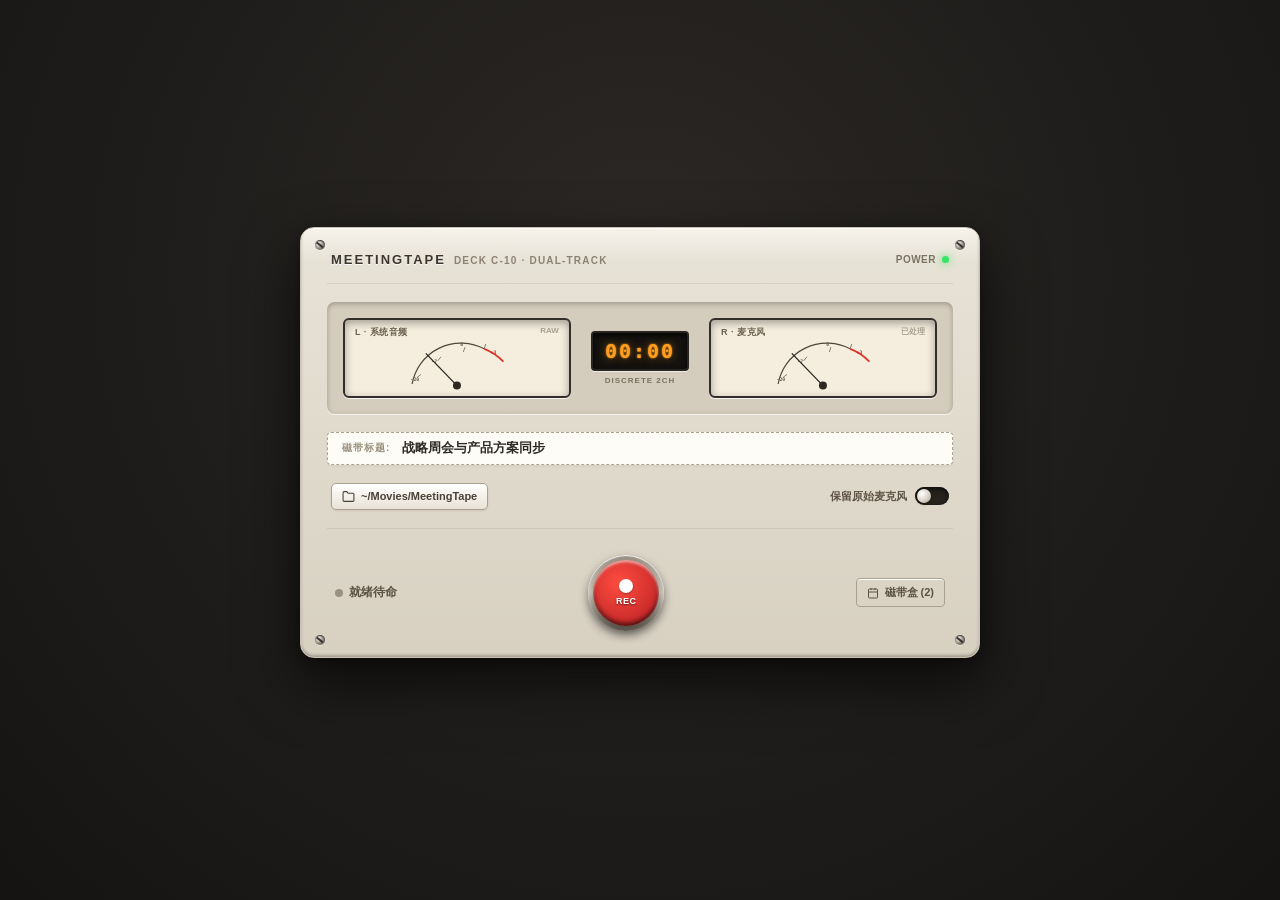
<file: Prototypes/GUI/variants/c.html>
<!DOCTYPE html>
<html lang="zh-CN">
<head>
  <meta charset="UTF-8">
  <meta name="viewport" content="width=device-width, initial-scale=1.0">
  <title>MeetingTape - 实体台式录音机 (Variant C)</title>
  <style>
    :root {
      --c-bg: #1c1b1a;
      --c-chassis: #e7e2d6;
      --c-chassis-deep: #d8d1c2;
      --c-chassis-rim: #f6f3eb;
      --c-panel-dark: #1e1b18;
      --c-amber: #ff9d1e;
      --c-amber-glow: rgba(255, 157, 30, 0.45);
      --c-meter-bg: #f5eedf;
      --c-meter-frame: #322f2b;
      --c-red-rec: #d92d20;
      --c-red-glow: rgba(217, 45, 32, 0.65);
      --c-metal: #a9a296;
      --font-mono: "SF Mono", Menlo, Consolas, Monaco, monospace;
      --font-ui: -apple-system, BlinkMacSystemFont, "PingFang SC", "Hiragino Sans GB", "Segoe UI", sans-serif;
    }

    * { box-sizing: border-box; margin: 0; padding: 0; user-select: none; }
    body {
      background: radial-gradient(circle at 50% 30%, #2b2825 0%, #151413 100%);
      color: #3b3630;
      font-family: var(--font-ui);
      min-height: 100vh;
      display: flex;
      flex-direction: column;
      align-items: center;
      justify-content: center;
      padding: 64px 20px 80px; /* 避开左上角原型标识与底部切换条 */
      overflow-x: hidden;
    }

    /* 螺丝装饰 */
    .screw {
      width: 10px;
      height: 10px;
      border-radius: 50%;
      background: radial-gradient(circle at 35% 35%, #fff 0%, #8a8277 55%, #4a453f 100%);
      box-shadow: inset 0 1px 1px rgba(0,0,0,0.6), 0 1px 0 rgba(255,255,255,0.4);
      position: absolute;
    }
    .screw::after {
      content: '';
      position: absolute;
      top: 4px; left: 1px; width: 8px; height: 1.5px;
      background: #36322d;
      transform: rotate(38deg);
    }
    .s-tl { top: 12px; left: 14px; }
    .s-tr { top: 12px; right: 14px; }
    .s-bl { bottom: 12px; left: 14px; }
    .s-br { bottom: 12px; right: 14px; }

    /* 录音机主体机身 */
    .deck-frame {
      width: 100%;
      max-width: 680px;
      position: relative;
      background: linear-gradient(180deg, var(--c-chassis-rim) 0%, var(--c-chassis) 8%, var(--c-chassis-deep) 100%);
      border-radius: 14px;
      box-shadow:
        0 24px 60px rgba(0,0,0,0.65),
        0 4px 12px rgba(0,0,0,0.3),
        inset 0 1px 1px #ffffff,
        inset 0 -2px 3px rgba(0,0,0,0.25);
      border: 1px solid #c8c0b0;
      padding: 24px 26px 20px;
      transition: all 0.25s ease;
    }

    /* 顶栏铭牌与指示灯 */
    .deck-header {
      display: flex;
      justify-content: space-between;
      align-items: center;
      padding: 0 4px 16px;
      border-bottom: 1px solid rgba(0,0,0,0.08);
      margin-bottom: 18px;
    }
    .brand-badge {
      display: flex;
      align-items: baseline;
      gap: 8px;
    }
    .brand-title {
      font-size: 13px;
      font-weight: 800;
      letter-spacing: 2px;
      color: #3b352e;
      text-transform: uppercase;
      text-shadow: 0 1px 0 rgba(255,255,255,0.8);
    }
    .brand-sub {
      font-size: 10px;
      font-weight: 600;
      letter-spacing: 1.2px;
      color: #8c8273;
    }
    .power-section {
      display: flex;
      align-items: center;
      gap: 6px;
      font-size: 10px;
      font-weight: 700;
      color: #7b7264;
      letter-spacing: 0.5px;
    }
    .led {
      width: 7px;
      height: 7px;
      border-radius: 50%;
      background: #4a453f;
      transition: all 0.2s;
    }
    .led.active {
      background: #39e365;
      box-shadow: 0 0 8px #39e365;
    }

    /* 双模拟 VU 表格区 */
    .deck-meters-row {
      display: grid;
      grid-template-columns: 1fr auto 1fr;
      gap: 16px;
      align-items: center;
      background: #d4ccbd;
      padding: 16px;
      border-radius: 8px;
      box-shadow: inset 0 2px 5px rgba(0,0,0,0.25), 0 1px 0 rgba(255,255,255,0.7);
      margin-bottom: 18px;
    }

    .vu-gauge {
      background: var(--c-meter-bg);
      border-radius: 6px;
      border: 2px solid var(--c-meter-frame);
      box-shadow: inset 0 3px 8px rgba(0,0,0,0.35), 0 1px 0 rgba(255,255,255,0.8);
      padding: 8px 10px 4px;
      position: relative;
      overflow: hidden;
    }
    .vu-label {
      position: absolute;
      top: 6px;
      left: 10px;
      font-size: 9px;
      font-weight: 800;
      color: #6d6252;
      letter-spacing: 0.5px;
    }
    .vu-sub {
      position: absolute;
      top: 6px;
      right: 10px;
      font-size: 8px;
      font-weight: 700;
      color: #a89f91;
    }
    .meter-dial {
      width: 100%;
      height: 64px;
      display: block;
    }
    .dial-arc { fill: none; stroke: #4f473c; stroke-width: 1.5; }
    .dial-red { fill: none; stroke: #d93829; stroke-width: 2.2; }
    .dial-tick { stroke: #6b6051; stroke-width: 1; }
    .dial-text { font-size: 6px; fill: #655a4b; font-weight: bold; font-family: var(--font-mono); }
    .dial-text-red { font-size: 6px; fill: #c92a2a; font-weight: bold; font-family: var(--font-mono); }

    .needle {
      transform-origin: 80px 72px;
      transform: rotate(-44deg);
      transition: transform 0.08s cubic-bezier(0.1, 0.8, 0.3, 1);
    }
    .needle-cap { fill: #2d2822; }

    /* 琥珀色荧光计时器 */
    .counter-block {
      display: flex;
      flex-direction: column;
      align-items: center;
      justify-content: center;
      padding: 0 4px;
    }
    .counter-screen {
      background: #14120f;
      border: 2px solid #282420;
      border-radius: 4px;
      padding: 6px 12px;
      box-shadow: inset 0 2px 6px rgba(0,0,0,0.8), 0 1px 0 rgba(255,255,255,0.6);
      text-align: center;
    }
    .counter-digits {
      font-family: var(--font-mono);
      font-size: 20px;
      font-weight: 700;
      letter-spacing: 2px;
      color: var(--c-amber);
      text-shadow: 0 0 10px var(--c-amber-glow), 0 0 2px var(--c-amber);
    }
    .counter-tag {
      font-size: 8px;
      font-weight: 800;
      color: #7d7262;
      margin-top: 5px;
      letter-spacing: 1px;
    }

    /* 胶带标签式标题输入 */
    .tape-title-row {
      display: flex;
      align-items: center;
      gap: 12px;
      margin-bottom: 18px;
      background: #fdfcf7;
      padding: 8px 14px;
      border-radius: 4px;
      border: 1px dashed #aba291;
      box-shadow: 0 1px 3px rgba(0,0,0,0.06);
    }
    .tape-tag {
      font-size: 10px;
      font-weight: 800;
      color: #9c917f;
      letter-spacing: 1px;
      white-space: nowrap;
    }
    .tape-input {
      border: none;
      background: transparent;
      outline: none;
      font-size: 13px;
      font-weight: 700;
      color: #2e2a25;
      width: 100%;
      font-family: var(--font-ui);
    }
    .tape-input:focus {
      background: rgba(255, 157, 30, 0.08);
      border-radius: 2px;
    }

    /* 中间控制栏：输出路径与干音拨钮 */
    .deck-subcontrols {
      display: flex;
      justify-content: space-between;
      align-items: center;
      padding: 0 4px 18px;
      border-bottom: 1px solid rgba(0,0,0,0.08);
      margin-bottom: 20px;
    }
    .path-selector-btn {
      background: linear-gradient(180deg, #fff 0%, #e8e2d5 100%);
      border: 1px solid #aba08d;
      border-radius: 5px;
      padding: 6px 10px;
      font-size: 11px;
      font-weight: 600;
      color: #4a4237;
      cursor: pointer;
      display: flex;
      align-items: center;
      gap: 6px;
      box-shadow: 0 1px 2px rgba(0,0,0,0.08), inset 0 1px 0 #fff;
    }
    .path-selector-btn:hover { background: #faf7f0; }
    .path-selector-btn:active { transform: translateY(1px); }

    .toggle-knob-wrap {
      display: flex;
      align-items: center;
      gap: 8px;
      cursor: pointer;
    }
    .toggle-text {
      font-size: 11px;
      font-weight: 700;
      color: #5d5345;
    }
    .switch-slot {
      width: 34px;
      height: 18px;
      background: #25221d;
      border-radius: 10px;
      padding: 2px;
      box-shadow: inset 0 2px 4px rgba(0,0,0,0.7);
      display: flex;
      align-items: center;
      transition: background 0.2s;
    }
    .switch-slot.on { background: #476c53; }
    .switch-lever {
      width: 14px;
      height: 14px;
      border-radius: 50%;
      background: radial-gradient(circle at 35% 35%, #ffffff 0%, #d4ccc0 60%, #8a8277 100%);
      box-shadow: 0 1px 3px rgba(0,0,0,0.4);
      transform: translateX(0);
      transition: transform 0.2s cubic-bezier(0.2, 0.8, 0.4, 1);
    }
    .switch-slot.on .switch-lever { transform: translateX(16px); }

    /* 主机械按键操作面板 */
    .deck-transport {
      display: flex;
      align-items: center;
      justify-content: space-between;
      padding: 6px 8px;
    }
    .transport-info {
      display: flex;
      flex-direction: column;
      gap: 3px;
    }
    .status-badge {
      font-size: 12px;
      font-weight: 800;
      color: #5c5345;
      display: flex;
      align-items: center;
      gap: 6px;
    }
    .status-dot {
      width: 8px;
      height: 8px;
      border-radius: 50%;
      background: #9b9180;
    }
    .status-dot.recording {
      background: var(--c-red-rec);
      box-shadow: 0 0 10px var(--c-red-rec);
      animation: pulse 1.2s infinite ease-in-out;
    }
    @keyframes pulse {
      0%, 100% { opacity: 1; transform: scale(1); }
      50% { opacity: 0.5; transform: scale(0.85); }
    }
    .engine-tip {
      font-size: 10px;
      color: #8c8170;
    }

    /* 醒目的大红色机械按键 */
    .rec-btn-bezel {
      background: linear-gradient(180deg, #999182 0%, #ded7cb 50%, #7d7568 100%);
      border-radius: 50%;
      padding: 5px;
      box-shadow: 0 4px 10px rgba(0,0,0,0.35), inset 0 1px 1px #fff;
    }
    .rec-btn {
      width: 66px;
      height: 66px;
      border-radius: 50%;
      border: none;
      cursor: pointer;
      outline: none;
      background: radial-gradient(circle at 40% 35%, #ff4d40 0%, #c92a2a 70%, #851717 100%);
      box-shadow:
        inset 0 2px 3px rgba(255,255,255,0.6),
        inset 0 -3px 5px rgba(0,0,0,0.6),
        0 6px 12px rgba(0,0,0,0.45);
      display: flex;
      flex-direction: column;
      align-items: center;
      justify-content: center;
      gap: 3px;
      transition: transform 0.08s ease, filter 0.15s ease;
    }
    .rec-btn:hover { filter: brightness(1.06); }
    .rec-btn:active {
      transform: translateY(2px);
      box-shadow:
        inset 0 1px 2px rgba(255,255,255,0.4),
        inset 0 -1px 3px rgba(0,0,0,0.6),
        0 2px 4px rgba(0,0,0,0.5);
    }
    .rec-btn.recording {
      background: radial-gradient(circle at 45% 40%, #ff5252 0%, #991b1b 85%, #5a0909 100%);
      box-shadow:
        0 0 16px var(--c-red-glow),
        inset 0 2px 3px rgba(255,255,255,0.5),
        inset 0 -3px 5px rgba(0,0,0,0.7);
    }
    .rec-symbol {
      width: 14px;
      height: 14px;
      border-radius: 50%;
      background: #ffffff;
      box-shadow: 0 1px 2px rgba(0,0,0,0.3);
    }
    .rec-btn.recording .rec-symbol {
      width: 13px;
      height: 13px;
      border-radius: 2px;
    }
    .rec-btn-text {
      font-size: 9px;
      font-weight: 900;
      letter-spacing: 0.5px;
      color: #fff;
      text-shadow: 0 1px 2px rgba(0,0,0,0.6);
      text-transform: uppercase;
    }

    /* 抽屉手柄与收纳仓 */
    .drawer-toggle-btn {
      background: none;
      border: 1px solid #aba08e;
      border-radius: 4px;
      padding: 6px 10px;
      font-size: 11px;
      font-weight: 700;
      color: #5c5244;
      cursor: pointer;
      display: flex;
      align-items: center;
      gap: 6px;
      box-shadow: inset 0 1px 0 #fff;
    }
    .drawer-toggle-btn:hover { background: rgba(255,255,255,0.4); }

    /* 下滑出的磁带收纳抽屉 */
    .tape-drawer {
      margin-top: 14px;
      background: #25221e;
      border-radius: 6px;
      padding: 12px 14px;
      border: 1px solid #3b3731;
      box-shadow: inset 0 3px 8px rgba(0,0,0,0.6);
      display: none;
    }
    .tape-drawer.open { display: block; }
    .drawer-header {
      display: flex;
      justify-content: space-between;
      align-items: center;
      padding-bottom: 8px;
      margin-bottom: 8px;
      border-bottom: 1px solid #36322b;
    }
    .drawer-title {
      font-size: 10px;
      font-weight: 800;
      letter-spacing: 1px;
      color: #a49987;
      text-transform: uppercase;
    }
    .drawer-stats {
      font-size: 9px;
      color: #696052;
      font-family: var(--font-mono);
    }
    .tape-list {
      display: flex;
      flex-direction: column;
      gap: 6px;
      max-height: 150px;
      overflow-y: auto;
    }
    .tape-item {
      display: flex;
      align-items: center;
      justify-content: space-between;
      background: #1c1a17;
      border: 1px solid #36322b;
      padding: 7px 10px;
      border-radius: 4px;
      transition: border-color 0.15s;
    }
    .tape-item:hover { border-color: #524b40; }
    .tape-meta {
      display: flex;
      flex-direction: column;
      gap: 2px;
      overflow: hidden;
    }
    .tape-name {
      font-size: 11px;
      font-weight: 700;
      color: #ded7cb;
      white-space: nowrap;
      text-overflow: ellipsis;
      overflow: hidden;
      max-width: 320px;
    }
    .tape-sub {
      font-size: 9px;
      color: #7b7160;
      font-family: var(--font-mono);
      display: flex;
      gap: 8px;
    }
    .tape-play-btn {
      background: #332f29;
      border: 1px solid #4a443b;
      border-radius: 3px;
      color: #e2dbcd;
      padding: 4px 8px;
      font-size: 10px;
      font-weight: 700;
      cursor: pointer;
      display: flex;
      align-items: center;
      gap: 4px;
    }
    .tape-play-btn:hover { background: #423d35; }
    .tape-play-btn.playing {
      background: var(--c-amber);
      color: #1a1713;
      border-color: var(--c-amber);
      font-weight: 800;
    }

    /* 弹窗：路径选择器 */
    .modal-overlay {
      visibility: hidden;
      position: fixed;
      inset: 0;
      background: rgba(0,0,0,0.6);
      backdrop-filter: blur(2px);
      display: flex;
      align-items: center;
      justify-content: center;
      z-index: 100;
      opacity: 0;
      pointer-events: none;
      transition: opacity 0.15s ease;
    }
    .modal-overlay.open { visibility: visible; opacity: 1; pointer-events: auto; }
    .modal-card {
      background: #ece7db;
      border: 1px solid #a89f8f;
      border-radius: 10px;
      width: 90%;
      max-width: 440px;
      padding: 20px;
      box-shadow: 0 16px 40px rgba(0,0,0,0.5);
    }
    .modal-header {
      font-size: 13px;
      font-weight: 800;
      color: #383229;
      margin-bottom: 12px;
      display: flex;
      justify-content: space-between;
      align-items: center;
    }
    .preset-list {
      display: flex;
      flex-direction: column;
      gap: 6px;
      margin-bottom: 14px;
    }
    .preset-btn {
      background: #fcfbf8;
      border: 1px solid #c2b8a7;
      padding: 8px 10px;
      border-radius: 5px;
      text-align: left;
      font-size: 11px;
      font-family: var(--font-mono);
      color: #423c34;
      cursor: pointer;
    }
    .preset-btn:hover { background: #fff8eb; border-color: var(--c-amber); }
    .custom-path-input {
      width: 100%;
      padding: 8px 10px;
      border: 1px solid #b8af9e;
      border-radius: 5px;
      font-family: var(--font-mono);
      font-size: 11px;
      background: #fff;
      margin-bottom: 14px;
      outline: none;
    }
    .modal-actions {
      display: flex;
      justify-content: flex-end;
      gap: 8px;
    }
    .modal-btn {
      padding: 6px 14px;
      border-radius: 4px;
      font-size: 11px;
      font-weight: 700;
      cursor: pointer;
      border: 1px solid #aba08e;
    }
    .modal-btn-cancel { background: #dfd9cb; color: #574e41; }
    .modal-btn-confirm { background: #383229; color: #f2ede2; border-color: #2b261f; }
  </style>
</head>
<body>

  <!-- 实体磁带录音机主机身 -->
  <div class="deck-frame">
    <!-- 四角五金螺丝 -->
    <div class="screw s-tl"></div>
    <div class="screw s-tr"></div>
    <div class="screw s-bl"></div>
    <div class="screw s-br"></div>

    <!-- 顶栏铭牌与状态指示灯 -->
    <div class="deck-header">
      <div class="brand-badge">
        <span class="brand-title">MeetingTape</span>
        <span class="brand-sub">DECK C-10 · DUAL-TRACK</span>
      </div>
      <div class="power-section">
        <span>POWER</span>
        <div class="led active" id="powerLed"></div>
      </div>
    </div>

    <!-- 双模拟表头 + 琥珀色荧光计时器 -->
    <div class="deck-meters-row">
      <!-- 左表：系统音频 (SYSTEM RAW) -->
      <div class="vu-gauge">
        <div class="vu-label">L · 系统音频</div>
        <div class="vu-sub">RAW</div>
        <svg class="meter-dial" viewBox="0 0 160 80">
          <path class="dial-arc" d="M 24 70 A 62 62 0 0 1 114 26" />
          <path class="dial-red" d="M 114 26 A 62 62 0 0 1 138 42" />
          <line class="dial-tick" x1="30" y1="62" x2="35" y2="58" />
          <line class="dial-tick" x1="56" y1="41" x2="60" y2="36" />
          <line class="dial-tick" x1="88" y1="30" x2="90" y2="24" />
          <line class="dial-tick" x1="114" y1="26" x2="116" y2="20" stroke="#d93829" />
          <text class="dial-text" x="22" y="66">-20</text>
          <text class="dial-text" x="48" y="44">-7</text>
          <text class="dial-text" x="84" y="22">0</text>
          <text class="dial-text-red" x="122" y="32">+3</text>
          <line id="needleSys" class="needle" x1="80" y1="72" x2="80" y2="16" stroke="#26221d" stroke-width="1.6" />
          <circle class="needle-cap" cx="80" cy="72" r="5" />
        </svg>
      </div>

      <!-- 中间：琥珀色机械/数码计数器 -->
      <div class="counter-block">
        <div class="counter-screen">
          <div class="counter-digits" id="timerDisplay">00:00</div>
        </div>
        <div class="counter-tag">DISCRETE 2CH</div>
      </div>

      <!-- 右表：麦克风 (MIC 3A) -->
      <div class="vu-gauge">
        <div class="vu-label">R · 麦克风</div>
        <div class="vu-sub" id="micTag">已处理</div>
        <svg class="meter-dial" viewBox="0 0 160 80">
          <path class="dial-arc" d="M 24 70 A 62 62 0 0 1 114 26" />
          <path class="dial-red" d="M 114 26 A 62 62 0 0 1 138 42" />
          <line class="dial-tick" x1="30" y1="62" x2="35" y2="58" />
          <line class="dial-tick" x1="56" y1="41" x2="60" y2="36" />
          <line class="dial-tick" x1="88" y1="30" x2="90" y2="24" />
          <line class="dial-tick" x1="114" y1="26" x2="116" y2="20" stroke="#d93829" />
          <text class="dial-text" x="22" y="66">-20</text>
          <text class="dial-text" x="48" y="44">-7</text>
          <text class="dial-text" x="84" y="22">0</text>
          <text class="dial-text-red" x="122" y="32">+3</text>
          <line id="needleMic" class="needle" x1="80" y1="72" x2="80" y2="16" stroke="#26221d" stroke-width="1.6" />
          <circle class="needle-cap" cx="80" cy="72" r="5" />
        </svg>
      </div>
    </div>

    <!-- 胶带纸质标题标签 -->
    <div class="tape-title-row">
      <label class="tape-tag" for="tapeTitleInput">磁带标题:</label>
      <input type="text" id="tapeTitleInput" class="tape-input" value="战略周会与产品方案同步" spellcheck="false" />
    </div>

    <!-- 辅助控制栏：输出目录 + 原麦克风干音拨钮 -->
    <div class="deck-subcontrols">
      <button type="button" class="path-selector-btn" id="openDirBtn">
        <svg width="13" height="13" viewBox="0 0 24 24" fill="none" stroke="currentColor" stroke-width="2"><path d="M22 19a2 2 0 0 1-2 2H4a2 2 0 0 1-2-2V5a2 2 0 0 1 2-2h5l2 3h9a2 2 0 0 1 2 2z"></path></svg>
        <span id="outputDirLabel">~/Movies/MeetingTape</span>
      </button>

      <button type="button" class="toggle-knob-wrap" id="rawToggleWrap" role="switch" aria-checked="false" style="border:0;background:none;font:inherit">
        <span class="toggle-text">保留原始麦克风</span>
        <div class="switch-slot" id="rawSwitchSlot">
          <div class="switch-lever"></div>
        </div>
      </button>
    </div>

    <!-- 主机械操作区：状态信息、大红录音键、抽屉拉钮 -->
    <div class="deck-transport">
      <div class="transport-info">
        <div class="status-badge">
          <div class="status-dot" id="statusDot"></div>
          <span id="statusText">就绪待命</span>
        </div>
      </div>

      <!-- 核心大红机械录音按键 -->
      <div class="rec-btn-bezel">
        <button type="button" class="rec-btn" id="masterRecBtn" aria-label="开始录制">
          <div class="rec-symbol" id="recSymbol"></div>
          <span class="rec-btn-text" id="recBtnLabel">REC</span>
        </button>
      </div>

      <!-- 磁带收纳仓拉手 -->
      <button type="button" class="drawer-toggle-btn" id="toggleDrawerBtn">
        <svg width="12" height="12" viewBox="0 0 24 24" fill="none" stroke="currentColor" stroke-width="2"><rect x="3" y="4" width="18" height="18" rx="2" ry="2"></rect><line x1="16" y1="2" x2="16" y2="6"></line><line x1="8" y1="2" x2="8" y2="6"></line><line x1="3" y1="10" x2="21" y2="10"></line></svg>
        <span id="drawerBtnLabel">磁带盒 (2)</span>
      </button>
    </div>

    <!-- 磁带收纳抽屉 (展开式档案栏) -->
    <div class="tape-drawer" id="tapeDrawer">
      <div class="drawer-header">
        <span class="drawer-title">最近录音</span>
        <span class="drawer-stats" id="tapeStatsText">2 盘磁带 · 双声道 AAC</span>
      </div>
      <div class="tape-list" id="tapeList">
        <!-- 动态与初始录音记录 -->
      </div>
    </div>
  </div>

  <!-- 输出路径选择器模态窗 -->
  <div class="modal-overlay" id="dirModal" role="dialog" aria-label="保存位置">
    <div class="modal-card">
      <div class="modal-header">
        <span>选择输出存储目录</span>
        <span style="font-size: 11px; color: #887d6d;">本地文件夹</span>
      </div>
      <div class="preset-list">
        <button type="button" class="preset-btn" data-path="~/Movies/MeetingTape">~/Movies/MeetingTape (默认推荐)</button>
        <button type="button" class="preset-btn" data-path="~/Desktop/会议录音">~/Desktop/会议录音</button>
        <button type="button" class="preset-btn" data-path="~/Documents/AudioArchive">~/Documents/AudioArchive</button>
      </div>
      <input type="text" class="custom-path-input" id="customPathInput" aria-label="文件夹路径" value="~/Movies/MeetingTape" spellcheck="false" />
      <div class="modal-actions">
        <button type="button" class="modal-btn modal-btn-cancel" id="closeDirModalBtn">取消</button>
        <button type="button" class="modal-btn modal-btn-confirm" id="confirmDirModalBtn">确定保存</button>
      </div>
    </div>
  </div>

  <!-- 本地演示音频播放器 -->
  <audio id="audioPlayer" src="../assets/sample-stereo.m4a" preload="auto"></audio>

  <!-- 桥接外部控制器脚本 -->
  <script src="../bridge.js"></script>

  <script>
    // 状态机管理
    let isRecording = false;
    let isPlaying = false;
    let currentPlayingId = null;
    let recordTimer = null;
    let recordSeconds = 0;
    let needleTimer = null;
    let keepRawAudio = false;
    let currentOutputDir = "~/Movies/MeetingTape";

    // 预置录音磁带列表
    const recordings = [
      {
        id: "rec-01",
        title: "2026-10-24 架构评审讨论",
        duration: "04:12",
        time: "昨天 16:30",
        size: "3.8 MB",
        hasRaw: true
      },
      {
        id: "rec-02",
        title: "晨间工程 Standup 录制",
        duration: "01:45",
        time: "今天 09:30",
        size: "1.6 MB",
        hasRaw: false
      }
    ];

    // DOM 元素引用
    const needleSys = document.getElementById("needleSys");
    const needleMic = document.getElementById("needleMic");
    const timerDisplay = document.getElementById("timerDisplay");
    const masterRecBtn = document.getElementById("masterRecBtn");
    const recSymbol = document.getElementById("recSymbol");
    const recBtnLabel = document.getElementById("recBtnLabel");
    const statusDot = document.getElementById("statusDot");
    const statusText = document.getElementById("statusText");
    const tapeTitleInput = document.getElementById("tapeTitleInput");
    const rawToggleWrap = document.getElementById("rawToggleWrap");
    const rawSwitchSlot = document.getElementById("rawSwitchSlot");
    const micTag = document.getElementById("micTag");
    const toggleDrawerBtn = document.getElementById("toggleDrawerBtn");
    const tapeDrawer = document.getElementById("tapeDrawer");
    const tapeList = document.getElementById("tapeList");
    const drawerBtnLabel = document.getElementById("drawerBtnLabel");
    const tapeStatsText = document.getElementById("tapeStatsText");
    const openDirBtn = document.getElementById("openDirBtn");
    const outputDirLabel = document.getElementById("outputDirLabel");
    const dirModal = document.getElementById("dirModal");
    const closeDirModalBtn = document.getElementById("closeDirModalBtn");
    const confirmDirModalBtn = document.getElementById("confirmDirModalBtn");
    const customPathInput = document.getElementById("customPathInput");
    const audioPlayer = document.getElementById("audioPlayer");

    // 向宿主报告状态
    function reportCurrentState(extra = {}) {
      if (typeof window.reportState === 'function') {
        window.reportState({
          variant: "C",
          status: isRecording ? "recording" : (isPlaying ? "playing" : "ready"),
          seconds: recordSeconds,
          title: tapeTitleInput.value.trim() || "未命名录音",
          outputDirectory: currentOutputDir,
          keepRaw: keepRawAudio,
          recordingsCount: recordings.length,
          ...extra
        });
      }
    }

    // 格式化时间 00:00
    function formatTime(sec) {
      const m = Math.floor(sec / 60).toString().padStart(2, '0');
      const s = (sec % 60).toString().padStart(2, '0');
      return `${m}:${s}`;
    }

    // 摆动指针更新
    function setNeedleAngle(element, deg) {
      element.style.transform = `rotate(${deg}deg)`;
    }

    // 启动指针拟真物理动态抖动
    function startMeterAnimation() {
      if (needleTimer) clearInterval(needleTimer);
      needleTimer = setInterval(() => {
        if (!isRecording) {
          setNeedleAngle(needleSys, -44);
          setNeedleAngle(needleMic, -44);
          return;
        }
        // 模拟立体声双通道的独立活动量
        const sysRand = -25 + Math.random() * 45; // -25deg 到 +20deg
        const micRand = -30 + Math.random() * 50; // -30deg 到 +20deg
        setNeedleAngle(needleSys, sysRand);
        setNeedleAngle(needleMic, micRand);
      }, 90);
    }

    function stopMeterAnimation() {
      if (needleTimer) clearInterval(needleTimer);
      setNeedleAngle(needleSys, -44);
      setNeedleAngle(needleMic, -44);
    }

    // 录音触发逻辑
    function startRecording() {
      isRecording = true;
      recordSeconds = 0;
      timerDisplay.textContent = "00:00";
      masterRecBtn.classList.add("recording");
      masterRecBtn.setAttribute('aria-label', '停止录音');
      [tapeTitleInput, rawToggleWrap, openDirBtn].forEach(control => control.disabled = true);
      recBtnLabel.textContent = "STOP";
      statusDot.classList.add("recording");
      statusText.textContent = "正在双轨记录中...";
      startMeterAnimation();

      recordTimer = setInterval(() => {
        recordSeconds++;
        timerDisplay.textContent = formatTime(recordSeconds);
        reportCurrentState();
      }, 1000);

      // 若在播放则停止
      stopPlayback();
      reportCurrentState({ event: "recording_started" });
    }

    function stopRecording() {
      if (!isRecording) return;
      isRecording = false;
      clearInterval(recordTimer);
      stopMeterAnimation();

      masterRecBtn.classList.remove("recording");
      masterRecBtn.setAttribute('aria-label', '开始录音');
      [tapeTitleInput, rawToggleWrap, openDirBtn].forEach(control => control.disabled = false);
      recBtnLabel.textContent = "REC";
      statusDot.classList.remove("recording");
      statusText.textContent = "就绪待命";

      const finalDuration = formatTime(recordSeconds || 1);
      const title = tapeTitleInput.value.trim() || "新磁带记录";

      // 归档进入最近磁带列表
      const newTape = {
        id: "rec-" + Date.now(),
        title: title,
        duration: finalDuration,
        time: "刚刚",
        size: (Math.max(0.5, (recordSeconds * 0.025))).toFixed(1) + " MB",
        hasRaw: keepRawAudio
      };
      recordings.unshift(newTape);
      renderTapeList();

      // 自动展开抽屉让用户清晰看到生成文件
      tapeDrawer.classList.add("open");

      // 自动给下一个录音准备递增名称
      tapeTitleInput.value = "新录音 " + new Date().toLocaleTimeString([], { hour: '2-digit', minute: '2-digit' });
      timerDisplay.textContent = "00:00";

      reportCurrentState({ event: "recording_finalized", latest: newTape });
    }

    masterRecBtn.addEventListener("click", () => {
      if (!isRecording) {
        startRecording();
      } else {
        stopRecording();
      }
    });

    // 保留原始干音切换
    rawToggleWrap.addEventListener("click", () => {
      keepRawAudio = !keepRawAudio;
      rawToggleWrap.setAttribute('aria-checked', String(keepRawAudio));
      if (keepRawAudio) {
        rawSwitchSlot.classList.add("on");
      } else {
        rawSwitchSlot.classList.remove("on");
      }
      reportCurrentState({ event: "raw_toggle_changed" });
    });

    // 标题编辑监听
    tapeTitleInput.addEventListener("input", () => {
      reportCurrentState({ event: "title_changed" });
    });

    // 抽屉展开/折叠
    toggleDrawerBtn.addEventListener("click", () => {
      tapeDrawer.classList.toggle("open");
    });

    // 音频播放与暂停控制
    function stopPlayback() {
      if (isPlaying) {
        audioPlayer.pause();
        audioPlayer.currentTime = 0;
        isPlaying = false;
        currentPlayingId = null;
        renderTapeList();
        reportCurrentState({ event: "playback_stopped" });
      }
    }

    function togglePlayTape(tapeId) {
      if (isRecording) return; // 录音中不允许回放干扰

      if (isPlaying && currentPlayingId === tapeId) {
        stopPlayback();
        return;
      }

      audioPlayer.play().then(() => {
        isPlaying = true;
        currentPlayingId = tapeId;
        renderTapeList();
        reportCurrentState({ event: "playback_started", playingId: tapeId });
      });
    }

    audioPlayer.addEventListener("ended", () => {
      isPlaying = false;
      currentPlayingId = null;
      renderTapeList();
      reportCurrentState({ event: "playback_finished" });
    });

    // 渲染抽屉内磁带列表
    function renderTapeList() {
      drawerBtnLabel.textContent = `磁带盒 (${recordings.length})`;
      tapeStatsText.textContent = `${recordings.length} 盘磁带 · 双声道 AAC`;

      tapeList.innerHTML = "";
      recordings.forEach(rec => {
        const isCurrentPlaying = isPlaying && currentPlayingId === rec.id;
        const item = document.createElement("div");
        item.className = "tape-item";
        item.innerHTML = `
          <div class="tape-meta">
            <span class="tape-name" title="${rec.title}">${rec.title}</span>
            <div class="tape-sub">
              <span>⏱ ${rec.duration}</span>
              <span>${rec.time}</span>
              <span>${rec.size}</span>
              ${rec.hasRaw ? '<span style="color:#6fa57d;">[RAW+]</span>' : ''}
            </div>
          </div>
          <button type="button" class="tape-play-btn ${isCurrentPlaying ? 'playing' : ''}" data-id="${rec.id}">
            ${isCurrentPlaying ? '❚❚ 暂停' : '▶ 试听'}
          </button>
        `;

        const playBtn = item.querySelector(".tape-play-btn");
        playBtn.addEventListener("click", () => togglePlayTape(rec.id));
        tapeList.appendChild(item);
      });
    }

    // 路径选择模态窗事件
    openDirBtn.addEventListener("click", () => {
      customPathInput.value = currentOutputDir;
      dirModal.classList.add("open");
    });
    closeDirModalBtn.addEventListener("click", () => {
      dirModal.classList.remove("open");
    });
    document.querySelectorAll(".preset-btn").forEach(btn => {
      btn.addEventListener("click", () => {
        customPathInput.value = btn.dataset.path;
      });
    });
    confirmDirModalBtn.addEventListener("click", () => {
      const val = customPathInput.value.trim();
      if (val) {
        currentOutputDir = val;
        outputDirLabel.textContent = val;
      }
      dirModal.classList.remove("open");
      reportCurrentState({ event: "output_directory_changed" });
    });

    // 键盘支持（回车停止或开始，避开左右切换键）
    window.addEventListener("keydown", (e) => {
      if (e.target.closest('input, textarea, select, button, a, [contenteditable]')) return;
      if (e.code === "Space") {
        e.preventDefault();
        masterRecBtn.click();
      }
    });

    // 初始化渲染
    renderTapeList();
    stopMeterAnimation();
    reportCurrentState({ event: "initialized" });
  </script>
</body>
</html>
</file>
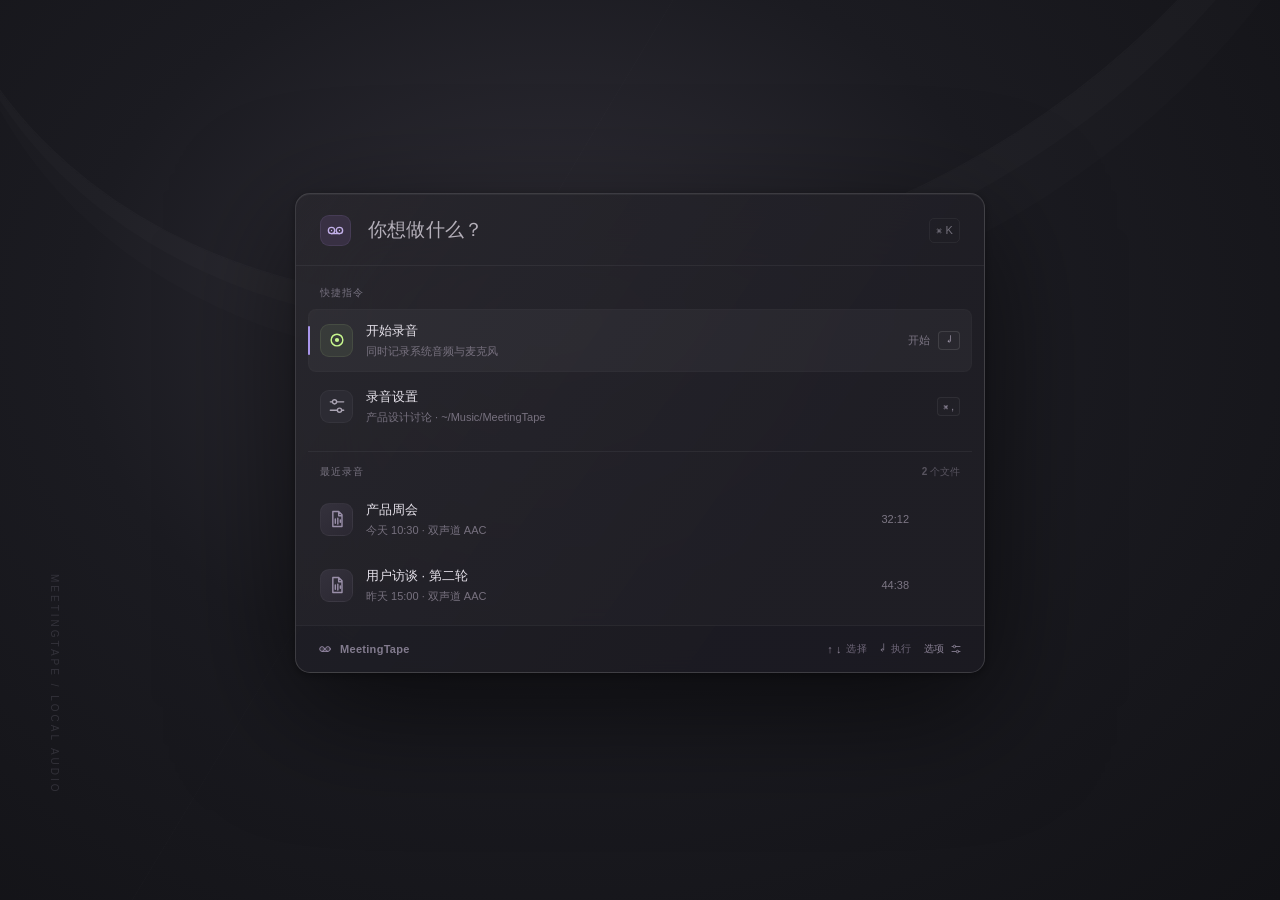
<file: Prototypes/GUI/variants/d.html>
<!doctype html>
<html lang="zh-CN">
<head>
<meta charset="utf-8">
<meta name="viewport" content="width=device-width,initial-scale=1">
<title>MeetingTape · 快捷指令</title>
<style>
:root{color-scheme:dark;--text:#f2f1f2;--muted:#89868d;--line:#ffffff0e;--lime:#c6f68d;--purple:#a996ec}*{box-sizing:border-box}body{margin:0;min-height:100vh;background:#151519;color:var(--text);font:13px -apple-system,BlinkMacSystemFont,"SF Pro Text","PingFang SC",sans-serif;letter-spacing:.1px;overflow:hidden}button,input,select{font:inherit}button,a,input,select{-webkit-tap-highlight-color:transparent}button{color:inherit;cursor:pointer}button:focus-visible,a:focus-visible{outline:2px solid var(--purple);outline-offset:3px}button{border:0}svg{width:20px;height:20px;fill:none;stroke:currentColor;stroke-width:1.7;stroke-linecap:round;stroke-linejoin:round;flex-shrink:0}.desktop{position:fixed;inset:0;overflow:hidden;background:radial-gradient(ellipse at 43% 36%,#323039 0%,#1b1b21 46%,#121216 100%)}.desktop:before{content:"";position:absolute;width:1500px;height:1150px;border-radius:48%;left:calc(50% - 760px);top:-890px;border:1px solid #ffffff07;box-shadow:0 30px 0 #ffffff03,0 70px 0 #ffffff02;transform:rotate(-24deg)}.desktop:after{content:"";position:absolute;width:1px;height:180vh;background:#ffffff03;left:23%;top:-20%;transform:rotate(31deg)}.ambient-mark{position:absolute;left:49px;bottom:105px;font-size:10px;letter-spacing:3px;color:#85818e40;writing-mode:vertical-rl}.stage{position:relative;display:flex;align-items:center;justify-content:center;min-height:100vh;padding:85px 35px 120px}.launcher{width:690px;border:1px solid #ffffff21;border-radius:15px;background:linear-gradient(125deg,#28272ddc,#1f1e25f5 72%);box-shadow:0 35px 120px #0009,0 2px 8px #0005,inset 0 1px #ffffff0c;overflow:hidden;backdrop-filter:blur(40px);transition:width .24s ease}.search-area{padding:21px 24px 19px;border-bottom:1px solid var(--line);display:flex;gap:15px;align-items:center}.app-symbol{width:31px;height:31px;border-radius:9px;background:#383043;display:grid;place-items:center;color:#c2afe8;box-shadow:inset 0 0 0 1px #c4a9ff18}.app-symbol svg{width:19px;height:19px}.search-area input{flex:1;width:100%;border:0;outline:0;background:none;font-size:19px;color:#f0edf4;letter-spacing:.2px}.search-area input::placeholder{color:#b4afb9}.search-shortcut{font-size:11px;color:#74717c;white-space:nowrap;border:1px solid #ffffff0d;border-radius:5px;padding:4px 6px;line-height:15px}.main-content{padding:13px 12px 8px}.section-title{font-size:10px;font-weight:550;letter-spacing:1.1px;color:#76717f;padding:7px 12px 9px;display:flex;align-items:center;justify-content:space-between}.section-title .count{font-size:10px;letter-spacing:0;color:#58545f}.commands{display:grid;gap:3px}.command{display:flex;align-items:center;gap:13px;width:100%;padding:13px 12px;min-height:60px;border-radius:8px;background:transparent;text-align:left;position:relative}.command:hover{background:#ffffff05}.command.selected{background:#ffffff09;box-shadow:inset 0 0 0 1px #ffffff05}.command.selected:before{content:"";position:absolute;left:0;top:17px;bottom:17px;width:2px;border-radius:2px;background:var(--purple)}.command-icon{width:33px;height:33px;border:1px solid #ffffff0b;border-radius:9px;background:#2c2b33;display:grid;place-items:center;color:#aaa4b3}.command.start .command-icon{background:#baf18c13;color:var(--lime);border-color:#d2ffae15}.command.stop .command-icon{background:#ef857c12;color:#f09286}.command-title{font-size:13px;font-weight:500;color:#e6e2eb}.command-subtitle{font-size:11px;color:#77717f;margin-top:4px}.command-copy{flex:1;min-width:0}.command-copy .command-title{white-space:nowrap;text-overflow:ellipsis;overflow:hidden}.command-end{display:flex;align-items:center;gap:8px;color:#7d7785;font-size:11px;white-space:nowrap}.command-end kbd{font-family:inherit;font-size:10px;border:1px solid #ffffff10;background:#ffffff03;min-width:22px;padding:3px 5px;border-radius:4px;text-align:center;color:#918a9c}.command.selected .command-end kbd{color:#b2a9be;border-color:#ffffff1b}.command-end svg{width:14px;height:14px}.recent-group{margin-top:13px;padding-top:6px;border-top:1px solid var(--line)}.record-command{min-height:62px}.record-command .command-icon{background:linear-gradient(145deg,#34313c,#2b2832);color:#9a8fa9}.recent-command-wrap{position:relative}.recent-command-wrap .command{padding-right:63px}.download{position:absolute;right:13px;top:20px;width:26px;height:26px;display:grid;place-items:center;color:#77717f;border-radius:5px;opacity:0;transition:opacity .1s}.recent-command-wrap:hover .download,.recent-command-wrap:focus-within .download{opacity:1}.download:hover{color:#e3dbea;background:#ffffff0b}.download svg{width:14px;height:14px}.divider{height:1px;background:var(--line);margin:10px 12px}.recording-banner{display:none;align-items:center;gap:10px;margin:0 12px 11px;padding:12px;border-radius:7px;background:#18171c;border:1px solid #ffffff06}.recording-banner .pulse{width:5px;height:5px;border-radius:50%;background:#eb9287;box-shadow:0 0 9px #f49b8860;animation:pulse 1.9s infinite}.recording-label{font-size:11px;color:#a099a8;flex:1}.recording-clock{font:12px ui-monospace,SFMono-Regular,monospace;color:#dfd8e6}.compact-button{background:none;display:flex;align-items:center;gap:5px;color:#88808f;padding:2px 0 2px 13px;margin-left:7px;border-left:1px solid #ffffff10;font-size:11px}.compact-button svg{width:13px;height:13px}.settings{display:none;margin:6px 12px 12px;border:1px solid #ffffff0b;border-radius:8px;overflow:hidden;background:#19181e70}.settings.open{display:block}.settings.open~.recent-group{display:none}.setting-row{padding:12px 13px;display:flex;align-items:center;gap:14px;min-height:48px}.setting-row+.setting-row{border-top:1px solid #ffffff08}.setting-label{color:#8f8799;font-size:11px;min-width:79px}.setting-row input,.setting-row select{border:0;border-radius:4px;outline:none;color:#d4cddc;background:#ffffff05;padding:6px 8px;flex:1;min-width:0;font-size:11px}.setting-row input:focus,.setting-row select:focus{box-shadow:0 0 0 1px #ac91d372}.setting-row select{appearance:auto;cursor:pointer}.raw-copy{font-size:11px;color:#c0b8c9;flex:1}.raw-hint{display:block;font-size:10px;color:#665e70;margin-top:4px}.switch{width:30px;height:18px;border-radius:20px;background:#4b4355;padding:2px;flex-shrink:0}.switch:after{content:"";display:block;width:14px;height:14px;background:#aaa0b4;border-radius:50%;transition:transform .15s}.switch.on{background:#a994d4}.switch.on:after{background:#25202e;transform:translateX(12px)}.empty{display:none;padding:25px 13px 35px;color:#776f82;font-size:12px}.footer{display:flex;align-items:center;justify-content:space-between;padding:12px 22px;background:#15141a45;border-top:1px solid var(--line);height:47px}.footer-brand{display:flex;gap:8px;align-items:center;font-size:11px;font-weight:600;letter-spacing:.3px;color:#827b8e}.footer-brand svg{width:14px;height:14px;color:#9a8daa}.footer-right{display:flex;align-items:center;gap:13px;font-size:10px;color:#6e6679}.footer-right span{display:flex;align-items:center;gap:5px}.footer-right kbd{font-family:inherit;color:#8b8296;font-size:11px}.footer-options{padding:0;background:none;color:#8b8296;font-size:10px;display:flex;gap:6px;align-items:center}.footer-options svg{width:12px;height:12px}.toast{height:23px;font-size:10px;color:#9587a5;position:absolute;top:calc(50% + 304px);left:0;right:0;text-align:center;pointer-events:none;opacity:0;transition:opacity .15s}.toast.visible{opacity:1}.compact-content{display:none;padding:22px 24px 24px}.compact-top{display:flex;align-items:center;justify-content:space-between;margin-bottom:21px}.compact-title{font-size:12px;color:#bcb3c8;display:flex;gap:8px;align-items:center}.compact-dot{height:6px;width:6px;background:#f59687;border-radius:50%;box-shadow:0 0 10px #ea8e7666;animation:pulse 1.9s infinite}.expand{padding:4px;background:none;color:#857a91}.expand svg{height:16px;width:16px}.compact-middle{display:flex;align-items:center;justify-content:space-between}.compact-time{font:35px ui-monospace,SFMono-Regular,monospace;font-weight:300;letter-spacing:-1.5px;color:#eee7f4}.waveform{display:flex;gap:3px;height:30px;align-items:center;margin-left:auto;margin-right:30px}.waveform i{width:2px;height:var(--h);background:#b9a4d0;border-radius:4px;animation:wave .8s ease-in-out infinite alternate;animation-delay:var(--d)}.compact-stop{background:#ffffff0b;border:1px solid #ffffff13;border-radius:8px;display:flex;align-items:center;gap:8px;padding:12px 15px;font-size:12px}.compact-stop:hover{background:#ffffff12}.compact-stop .stop-square{height:8px;width:8px;background:#f19a8c;border-radius:2px}.compact-sources{margin-top:23px;display:flex;align-items:center;gap:18px;color:#8c8298;font-size:10px}.compact-sources span{display:flex;align-items:center;gap:5px}.compact-sources i{width:4px;height:4px;background:#b4c89c;border-radius:50%}.compact .launcher{width:560px}.compact .search-area,.compact .main-content,.compact .footer{display:none}.compact .compact-content{display:block}.playing .command-icon{color:var(--lime)}.playing .command-subtitle{color:#9eaf8c}.recording .recording-banner{display:flex}.recording .start{display:none}.stop{display:none}.recording .stop{display:flex}@keyframes pulse{50%{opacity:.35}}@keyframes wave{to{height:calc(var(--h) * .35);opacity:.4}}@media(max-height:820px){.stage{padding:80px 28px 108px}.search-area{padding-top:18px;padding-bottom:17px}.command{min-height:55px;padding-top:10px;padding-bottom:10px}.recent-group{margin-top:9px}.settings{margin-bottom:8px}.setting-row{min-height:43px;padding-top:9px;padding-bottom:9px}.toast{top:auto;bottom:105px}}@media(max-width:760px){.stage{padding-left:20px;padding-right:20px}.launcher{width:100%}.footer-right span{display:none}.command-subtitle{font-size:10px}.search-shortcut{display:none}.compact .launcher{width:100%}}
</style>
</head>
<body>
<svg style="display:none" aria-hidden="true"><defs><symbol id="tape" viewBox="0 0 24 24"><circle cx="7" cy="12" r="4"/><circle cx="17" cy="12" r="4"/><path d="M7 16h10M7 12h.01M17 12h.01"/></symbol><symbol id="record" viewBox="0 0 24 24"><circle cx="12" cy="12" r="7"/><circle cx="12" cy="12" r="2.5" fill="currentColor" stroke="none"/></symbol><symbol id="sliders" viewBox="0 0 24 24"><path d="M4 7h16M4 17h16"/><circle cx="9" cy="7" r="2.5" fill="#29262f"/><circle cx="15" cy="17" r="2.5" fill="#29262f"/></symbol><symbol id="file" viewBox="0 0 24 24"><path d="M7 3h7l4 4v14H7zM14 3v5h4M10 12v5M13 11v7M16 13v3"/></symbol><symbol id="arrow" viewBox="0 0 24 24"><path d="M17 5v8H5m5-5-5 5 5 5"/></symbol><symbol id="download" viewBox="0 0 24 24"><path d="M12 3v12m-4-4 4 4 4-4M5 17v4h14v-4"/></symbol><symbol id="expand" viewBox="0 0 24 24"><path d="M8 3H3v5m13-5h5v5M3 16v5h5m13-5v5h-5"/></symbol><symbol id="collapse" viewBox="0 0 24 24"><path d="M3 8h5V3m8 0v5h5M8 21v-5H3m18 0h-5v5"/></symbol></defs></svg>
<div class="desktop"><div class="ambient-mark">MEETINGTAPE / LOCAL AUDIO</div></div>
<main class="stage" id="stage">
<section class="launcher" aria-label="MeetingTape 命令面板">
<div class="search-area"><div class="app-symbol"><svg><use href="#tape"/></svg></div><input id="search" aria-label="搜索指令或录音" placeholder="你想做什么？" autocomplete="off" spellcheck="false"><span class="search-shortcut">⌘ K</span></div>
<div class="main-content">
<div class="recording-banner"><span class="pulse"></span><span class="recording-label" id="liveTitle">正在录音</span><span class="recording-clock" id="clock">00:00</span><button class="compact-button" id="compactButton"><svg><use href="#collapse"/></svg>收起</button></div>
<div class="section-title">快捷指令<span class="count"></span></div>
<div class="commands" id="actions">
<button class="command start selected" data-action="start" data-search="开始录音 系统音频 麦克风"><span class="command-icon"><svg><use href="#record"/></svg></span><span class="command-copy"><span class="command-title">开始录音</span><span class="command-subtitle" style="display:block">同时记录系统音频与麦克风</span></span><span class="command-end"><span>开始</span><kbd>↵</kbd></span></button>
<button class="command stop" data-action="stop" data-search="停止录音 保存"><span class="command-icon"><svg viewBox="0 0 24 24"><rect x="7" y="7" width="10" height="10" rx="2" fill="currentColor" stroke="none"/></svg></span><span class="command-copy"><span class="command-title">停止并保存录音</span><span class="command-subtitle" style="display:block">保存到指定文件夹</span></span><span class="command-end"><span>保存</span><kbd>↵</kbd></span></button>
<button class="command" data-action="settings" data-search="录音设置 标题 输出位置 原始麦克风"><span class="command-icon"><svg><use href="#sliders"/></svg></span><span class="command-copy"><span class="command-title">录音设置</span><span class="command-subtitle" id="settingsSummary" style="display:block">未命名录音 · ~/Music/MeetingTape</span></span><span class="command-end"><kbd>⌘ ,</kbd></span></button>
</div>
<div class="settings" id="settings"><div class="setting-row"><label class="setting-label" for="title">录音标题</label><input id="title" placeholder="未命名录音" value="产品设计讨论" maxlength="80"></div><div class="setting-row"><label class="setting-label" for="output">输出位置</label><select id="output"><option value="~/Music/MeetingTape">~/Music/MeetingTape</option><option value="~/Desktop">~/Desktop</option><option value="~/Documents/会议录音">~/Documents/会议录音</option></select></div><div class="setting-row"><span class="setting-label">原始麦克风</span><span class="raw-copy">额外保留一份原始音轨</span><button class="switch" id="raw" role="switch" aria-label="保留原始麦克风" aria-checked="false"></button></div></div>
<div class="recent-group" id="recentGroup"><div class="section-title">最近录音<span class="count" id="recentCount">2 个文件</span></div><div class="commands" id="recent"></div></div>
<div class="empty" id="empty">没有匹配的指令或录音</div>
</div>
<div class="footer"><span class="footer-brand"><svg><use href="#tape"/></svg>MeetingTape</span><div class="footer-right"><span><kbd>↑ ↓</kbd>选择</span><span><kbd>↵</kbd>执行</span><button class="footer-options" id="footerOptions">选项<svg><use href="#sliders"/></svg></button></div></div>
<div class="compact-content"><div class="compact-top"><div class="compact-title"><span class="compact-dot"></span><span id="compactTitle">产品设计讨论</span></div><button class="expand" id="expandButton" aria-label="展开命令面板"><svg><use href="#expand"/></svg></button></div><div class="compact-middle"><div class="compact-time" id="compactClock">00:00</div><div class="waveform" aria-hidden="true"><i style="--h:9px;--d:.1s"></i><i style="--h:17px;--d:.4s"></i><i style="--h:26px;--d:.2s"></i><i style="--h:15px;--d:.6s"></i><i style="--h:30px;--d:.3s"></i><i style="--h:20px;--d:.5s"></i><i style="--h:12px;--d:.1s"></i><i style="--h:24px;--d:.4s"></i><i style="--h:17px;--d:.2s"></i><i style="--h:8px;--d:.5s"></i></div><button class="compact-stop" id="compactStop"><span class="stop-square"></span>停止录音</button></div><div class="compact-sources"><span><i></i>系统音频</span><span><i></i>麦克风</span><span style="margin-left:auto;color:#655c70">本地保存</span></div></div>
</section><div class="toast" role="status" id="toast"></div>
</main>
<audio id="audio" preload="metadata" src="../assets/sample-stereo.m4a"></audio>
<script src="../bridge.js"></script>
<script>
const $=id=>document.getElementById(id);
let recording=false,startedAt=0,elapsed=0,preserveRaw=false,settingsOpen=false,compact=false,selected=0,playingId=null,toastTimer;
let records=[{id:'design',title:'产品周会',duration:1932,date:'今天 10:30',size:'18.6 MB'},{id:'research',title:'用户访谈 · 第二轮',duration:2678,date:'昨天 15:00',size:'25.8 MB'}];
const time=seconds=>`${String(Math.floor(seconds/60)).padStart(2,'0')}:${String(seconds%60).padStart(2,'0')}`;
const duration=seconds=>`${Math.floor(seconds/60)}:${String(seconds%60).padStart(2,'0')}`;
function report(){window.reportState({variant:'D',status:recording?'recording':playingId?'playing':'ready',recording,durationSeconds:elapsed,title:$('title').value.trim()||'未命名录音',outputPath:$('output').value,preserveRaw,settingsOpen,compact,search:$('search').value,selectedAction:visibleCommands()[selected]?.dataset.action||null,playingId,recordings:records.map(record=>({...record})),playbackSeconds:Math.floor($('audio').currentTime||0)});}
function visibleCommands(){return [...document.querySelectorAll('.command')].filter(el=>getComputedStyle(el).display!=='none'&&!el.closest('[hidden]')&&!(settingsOpen&&el.closest('.recent-group')));}
function highlight(){const commands=visibleCommands();selected=Math.max(0,Math.min(selected,commands.length-1));document.querySelectorAll('.command').forEach(el=>el.classList.remove('selected'));commands[selected]?.classList.add('selected');}
function notify(text){$('toast').textContent=text;$('toast').classList.add('visible');clearTimeout(toastTimer);toastTimer=setTimeout(()=>$('toast').classList.remove('visible'),2600);}
function renderRecords(){const container=$('recent');container.replaceChildren();records.forEach(record=>{const wrap=document.createElement('div');wrap.className='recent-command-wrap';const button=document.createElement('button');button.className='command record-command'+(playingId===record.id?' playing':'');button.dataset.action='play:'+record.id;button.dataset.search=record.title;button.innerHTML='<span class="command-icon"><svg><use href="#file"/></svg></span><span class="command-copy"><span class="command-title"></span><span class="command-subtitle" style="display:block"></span></span><span class="command-end"></span>';button.querySelector('.command-title').textContent=record.title;button.querySelector('.command-subtitle').textContent=playingId===record.id?'正在播放 · 点击暂停':record.date+' · 双声道 AAC';button.querySelector('.command-end').textContent=playingId===record.id?'Ⅱ':duration(record.duration);button.addEventListener('click',()=>execute(button.dataset.action));const link=document.createElement('a');link.className='download';link.href='../assets/sample-stereo.m4a';link.download=record.title+'.m4a';link.setAttribute('aria-label','导出 '+record.title);link.innerHTML='<svg><use href="#download"/></svg>';link.addEventListener('click',()=>{notify('示例音频已导出');report();});wrap.append(button,link);container.append(wrap);});$('recentCount').textContent=records.length+' 个文件';filter();}
function filter(){const query=$('search').value.toLowerCase().trim();document.querySelectorAll('.command').forEach(el=>{const modeVisible=el.dataset.action==='start'?!recording:el.dataset.action==='stop'?recording:true;const match=(el.dataset.search||'').toLowerCase().includes(query);el.style.display=modeVisible&&match?'flex':'none';});const anyRecent=[...$('recent').querySelectorAll('.command')].some(el=>el.style.display!=='none');$('recentGroup').hidden=!anyRecent;$('empty').style.display=visibleCommands().length?'none':'block';highlight();report();}
function updateSummary(){const title=$('title').value.trim()||'未命名录音';$('settingsSummary').textContent=title+' · '+$('output').value;$('liveTitle').textContent=title;$('compactTitle').textContent=title;report();}
function toggleSettings(force){settingsOpen=typeof force==='boolean'?force:!settingsOpen;$('settings').classList.toggle('open',settingsOpen);$('footerOptions').textContent=settingsOpen?'收起选项':'选项';report();}
function setCompact(value){compact=value;$('stage').classList.toggle('compact',value);if(!value)$('search').focus();report();}
function stopPlayback(){if(!playingId)return;$('audio').pause();playingId=null;renderRecords();}
async function execute(action){if(action==='start'){stopPlayback();recording=true;['title','output','raw'].forEach(id=>$(id).disabled=true);elapsed=0;startedAt=Date.now();document.body.classList.add('recording');$('clock').textContent='00:00';$('compactClock').textContent='00:00';$('search').value='';selected=0;toggleSettings(false);filter();notify('已开始录音');}else if(action==='stop'){if(!recording)return;elapsed=Math.max(1,Math.floor((Date.now()-startedAt)/1000));recording=false;['title','output','raw'].forEach(id=>$(id).disabled=false);document.body.classList.remove('recording');setCompact(false);const title=$('title').value.trim()||'未命名录音';records.unshift({id:'record-'+Date.now(),title,duration:elapsed,date:'刚刚',size:'示例音频'});$('search').value='';selected=0;renderRecords();notify('已保存到 '+$('output').value);}else if(action==='settings'){toggleSettings();}else if(action.startsWith('play:')){const id=action.slice(5);if(playingId===id){stopPlayback();}else{stopPlayback();$('audio').currentTime=0;try{await $('audio').play();playingId=id;renderRecords();}catch(error){notify('示例音频暂时无法播放');}}}report();}
$('actions').querySelectorAll('.command').forEach(button=>button.addEventListener('click',()=>execute(button.dataset.action)));
$('search').addEventListener('input',()=>{if(settingsOpen)toggleSettings(false);selected=0;filter();});
$('title').addEventListener('input',updateSummary);$('output').addEventListener('change',()=>{updateSummary();notify('输出位置已更新');});
$('raw').addEventListener('click',()=>{preserveRaw=!preserveRaw;$('raw').classList.toggle('on',preserveRaw);$('raw').setAttribute('aria-checked',String(preserveRaw));report();});
$('footerOptions').addEventListener('click',()=>toggleSettings());$('compactButton').addEventListener('click',()=>setCompact(true));$('expandButton').addEventListener('click',()=>setCompact(false));$('compactStop').addEventListener('click',()=>execute('stop'));
$('audio').addEventListener('ended',()=>{playingId=null;renderRecords();});$('audio').addEventListener('timeupdate',report);
document.addEventListener('keydown',event=>{if((event.metaKey||event.ctrlKey)&&event.key.toLowerCase()==='k'){event.preventDefault();if(compact)setCompact(false);$('search').focus();return;}if((event.metaKey||event.ctrlKey)&&event.key===','){event.preventDefault();if(compact)setCompact(false);toggleSettings();return;}const editing=event.target.matches('input:not(#search),select,textarea');if(editing)return;if(event.key==='ArrowDown'||event.key==='ArrowUp'){event.preventDefault();const commands=visibleCommands();selected=(selected+(event.key==='ArrowDown'?1:-1)+commands.length)%Math.max(commands.length,1);highlight();report();}else if(event.key==='Enter'&&(event.target===$('search')||event.target===document.body||event.target.closest('.command'))){event.preventDefault();if(compact){execute('stop');return;}const action=visibleCommands()[selected]?.dataset.action;if(action)execute(action);}else if(event.key==='Escape'){if($('search').value){$('search').value='';selected=0;filter();}else if(settingsOpen){toggleSettings(false);}else if(recording){setCompact(!compact);}}});
document.addEventListener('mousemove',event=>{const command=event.target.closest('.command');if(command){const next=visibleCommands().indexOf(command);if(next!==selected){selected=next;highlight();report();}}});
setInterval(()=>{if(recording){elapsed=Math.floor((Date.now()-startedAt)/1000);$('clock').textContent=time(elapsed);$('compactClock').textContent=time(elapsed);report();}},250);
renderRecords();updateSummary();report();
</script>
</body>
</html>
</file>
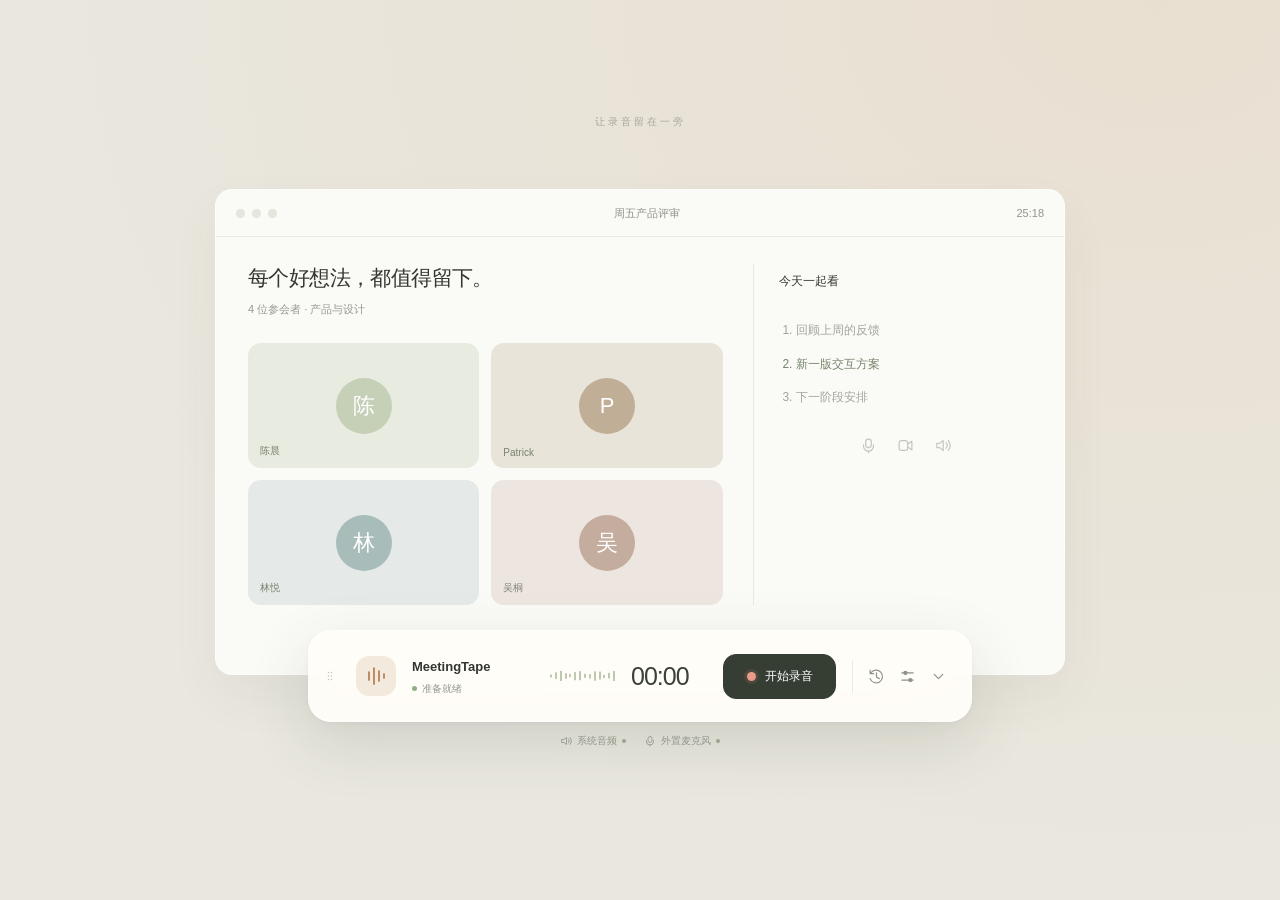
<file: Prototypes/GUI/variants/e.html>
<!doctype html>
<html lang="zh-CN">
<head>
<meta charset="UTF-8"><meta name="viewport" content="width=device-width, initial-scale=1"><title>MeetingTape · 伴随条</title>
<style>
*{box-sizing:border-box}body{margin:0;overflow:hidden;font-family:-apple-system,BlinkMacSystemFont,"PingFang SC",sans-serif;color:#333631;background:#e9e7df}button,input,select{font:inherit}button{cursor:pointer}button:disabled{cursor:default;opacity:.45}svg{width:20px;height:20px;fill:none;stroke:currentColor;stroke-width:1.7;stroke-linecap:round;stroke-linejoin:round}button:focus-visible,input:focus-visible,select:focus-visible{outline:3px solid #e19c64;outline-offset:3px}.desktop{position:absolute;inset:0;background:radial-gradient(ellipse at 90% 0%,#e9d4bc66,transparent 70%),#e9e7df}.call{position:absolute;left:50%;top:48%;transform:translate(-50%,-50%);width:min(850px,78vw);height:486px;border:1px solid #fff9;border-radius:17px;background:#fafaf6;box-shadow:0 22px 50px #474f3c0e;overflow:hidden}.chrome{height:47px;border-bottom:1px solid #e9e9e2;display:flex;align-items:center;justify-content:space-between;padding:0 20px;color:#91938c;font-size:11px}.lights{display:flex;gap:7px}.lights i{width:9px;height:9px;border-radius:50%;background:#e4e5dd}.call-content{padding:27px 32px;display:grid;grid-template-columns:1.7fr 1fr;gap:30px}.call h1{font-size:21px;letter-spacing:-.6px;margin:0 0 7px;font-weight:550}.muted{color:#969a91;font-size:11px}.participants{display:grid;grid-template-columns:1fr 1fr;gap:12px;margin-top:26px}.participant{height:125px;border-radius:13px;display:flex;justify-content:center;align-items:center;position:relative;background:#e8ebe0}.participant:nth-child(2){background:#e9e4d9}.participant:nth-child(3){background:#e5e9e7}.participant:nth-child(4){background:#ede5df}.avatar{height:56px;width:56px;border-radius:50%;background:#c5d0b7;display:flex;align-items:center;justify-content:center;font-size:22px;font-weight:500;color:#fff}.participant:nth-child(2) .avatar{background:#c0ae96}.participant:nth-child(3) .avatar{background:#a8bdba}.participant:nth-child(4) .avatar{background:#c4ad9e}.participant small{position:absolute;left:12px;bottom:10px;color:#7b8172;font-size:10px}.agenda{border-left:1px solid #e8e9e2;padding:7px 0 0 25px}.agenda b{font-size:12px;font-weight:550}.agenda ol{padding-left:17px;margin-top:24px;font-size:12px;line-height:2.8;color:#a2a59d}.agenda .now{color:#76856c}.quiet-callbar{display:flex;gap:20px;justify-content:center;margin-top:22px;color:#c4c8bc}.quiet-callbar svg{height:17px;width:17px}.tape{position:absolute;left:50%;top:70%;transform:translateX(-50%);z-index:5}.bar{min-width:600px;height:92px;padding:16px 18px 16px 11px;background:#fffdf8f5;border:1px solid #ffffffcc;border-radius:23px;box-shadow:0 20px 60px #3d493f25,0 2px 4px #3d493f0a;backdrop-filter:blur(32px);display:flex;gap:16px;align-items:center;transition:width .25s}.handle{cursor:grab;display:flex;color:#c2c1b9;padding:12px 4px;touch-action:none;border:0;background:none}.handle:active{cursor:grabbing}.handle svg{width:12px}.brand{width:40px;height:40px;border-radius:13px;background:#f4e9dd;color:#b37c50;display:grid;place-items:center}.brand svg{width:24px;height:24px}.meta{min-width:122px}.meta strong{font-size:13px;font-weight:600}.status{display:flex;align-items:center;gap:5px;font-size:10px;color:#92998b;margin-top:7px}.dot{display:inline-block;width:5px;height:5px;background:#93ac86;border-radius:50%}.live .dot{background:#db684f;animation:pulse 1.7s infinite}.time{font-variant-numeric:tabular-nums;font-feature-settings:"tnum";font-size:25px;letter-spacing:-1px;font-weight:450;min-width:76px;color:#3c4239}.wave{display:flex;gap:3px;align-items:center;height:34px;width:65px;justify-content:center}.wave i{width:3px;height:var(--h);border-radius:5px;background:#bec8af;transform:scaleY(.3);transition:background .3s}.live .wave i{background:#7d9370;animation:meter 1.3s var(--d) infinite ease-in-out}.primary{height:45px;min-width:113px;display:flex;align-items:center;justify-content:center;gap:9px;background:#363e34;border:1px solid #363e34;border-radius:13px;color:#fff;font-size:12px;padding:0 16px;white-space:nowrap}.primary .record{width:9px;height:9px;border-radius:50%;background:#e99b88;box-shadow:0 0 0 3px #e99b881c}.live .primary{background:#f7e9e2;color:#a7523c;border-color:#e9c8b9}.live .primary .record{border-radius:2px;background:#bb654c;box-shadow:none}.tools{display:flex;gap:2px;border-left:1px solid #eeeae0;padding-left:9px}.iconbtn{display:grid;place-items:center;width:29px;height:33px;background:none;border:0;color:#8c9387;border-radius:8px}.iconbtn:hover,.iconbtn[aria-expanded=true]{background:#efefe7;color:#3a4435}.iconbtn svg{width:17px;height:17px}.sources{position:absolute;top:calc(100% + 12px);left:26px;right:26px;display:flex;justify-content:center;gap:18px;font-size:10px;color:#92998b}.sources span{display:flex;align-items:center;gap:5px}.sources svg{width:12px;height:12px}.sources .small-dot{width:4px;height:4px;border-radius:50%;background:#97a68a}.sheet{position:absolute;bottom:calc(100% + 14px);right:0;width:320px;background:#fffffcf7;backdrop-filter:blur(30px);border:1px solid #ffffffd9;box-shadow:0 16px 50px #3d493f1c;border-radius:18px;padding:20px}.sheet[hidden]{display:none}.sheet h2{font-size:13px;font-weight:600;margin:0 0 20px}.sheet label{display:block;font-size:11px;color:#92988d;margin:15px 0 7px}.sheet input[type=text],.sheet select{display:block;width:100%;border:1px solid #e7e9df;border-radius:8px;padding:10px 11px;background:#fafbf7;color:#4b5543;font-size:12px}.toggle-row{display:flex;justify-content:space-between;align-items:center;margin-top:19px;padding-top:17px;border-top:1px solid #eff0e9}.toggle-row label{margin:0;color:#6c7466}.toggle-row input{accent-color:#839976;width:15px;height:15px}.sheet .done{margin-top:20px;background:#edf1e7;color:#59694c;border:0;width:100%;border-radius:9px;padding:10px;font-size:11px}.history{width:347px;padding:21px 17px 9px}.history-head{display:flex;justify-content:space-between;align-items:center;margin-bottom:14px}.history-head h2{margin:0}.history-head span{font-size:10px;color:#b0b5a8}.entry{padding:13px 4px;border-top:1px solid #eeefe8;display:flex;gap:10px;align-items:center}.file-icon{width:31px;height:34px;border:1px solid #e7e9df;border-radius:7px;color:#98a58c;display:grid;place-items:center}.file-icon svg{width:16px;height:16px}.entry-info{flex:1;min-width:0}.entry-info strong{display:block;font-size:11px;font-weight:500;white-space:nowrap;overflow:hidden;text-overflow:ellipsis;max-width:198px}.entry-info small{display:block;font-size:9px;color:#a0a595;margin-top:6px}.entry button,.entry a{width:27px;height:27px;padding:5px;border:0;background:#f2f4ed;color:#859578;border-radius:50%;display:grid;place-items:center;text-decoration:none}.entry svg{width:13px;height:13px}.toast{position:absolute;left:50%;bottom:calc(100% + 16px);transform:translateX(-50%);white-space:nowrap;font-size:11px;color:#53664a;background:#f9fcf5;border:1px solid #e1e9d8;box-shadow:0 5px 15px #00000007;border-radius:11px;padding:12px 19px}.toast[hidden]{display:none}.compact .bar{min-width:350px;height:66px;padding:10px 13px;gap:13px;border-radius:20px}.compact .brand,.compact .meta,.compact .sources,.compact .historyButton{display:none}.compact .time{font-size:23px;min-width:65px}.compact .primary{min-width:60px;height:36px;padding:0 12px}.compact .primary .button-label{display:none}.compact .wave{width:50px}.compact .tools{padding-left:5px}.compact .iconbtn{width:26px}.compact .sheet{right:0}.context-label{position:absolute;top:115px;left:50%;transform:translateX(-50%);font-size:10px;color:#a4a79c;letter-spacing:3px;text-transform:uppercase}@keyframes meter{0%,100%{transform:scaleY(.3)}40%{transform:scaleY(1)}70%{transform:scaleY(.6)}}@keyframes pulse{50%{opacity:.35}}@media(max-height:800px){.call{top:43%;height:414px}.call-content{padding-top:21px}.participant{height:101px}.tape{top:70%}.context-label{top:95px}.quiet-callbar{margin-top:18px}}@media(max-width:850px){.call{width:90vw}.call-content{grid-template-columns:1.4fr 1fr;gap:18px;padding:25px}.bar{min-width:570px;gap:11px}.meta{min-width:100px}.tape{max-width:96vw}}@media(max-width:620px){.bar{min-width:0;width:94vw;gap:9px;padding:12px}.brand{display:none}.meta{min-width:90px}.time{font-size:21px;min-width:60px}.wave{width:42px}.primary{min-width:90px;padding:0 10px}.tools{padding-left:3px}.handle{display:none}.agenda{display:none}.call-content{grid-template-columns:1fr}.call{top:44%}.tape{top:70%}.context-label{display:none}}
</style>
</head>
<body>
<svg style="display:none" aria-hidden="true"><symbol id="mic" viewBox="0 0 24 24"><rect x="8" y="3" width="8" height="12" rx="4"/><path d="M5 11v2a7 7 0 0 0 14 0v-2M12 20v2"/></symbol><symbol id="sound" viewBox="0 0 24 24"><path d="M4 9h4l5-4v14l-5-4H4zM17 8a6 6 0 0 1 0 8M20 5a10 10 0 0 1 0 14"/></symbol><symbol id="sliders" viewBox="0 0 24 24"><path d="M4 7h16M4 17h16"/><circle cx="9" cy="7" r="3" fill="currentColor" stroke="none"/><circle cx="16" cy="17" r="3" fill="currentColor" stroke="none"/></symbol><symbol id="history-icon" viewBox="0 0 24 24"><path d="M4 7a9 9 0 1 1-1 8M3 3v5h5M12 7v6l4 2"/></symbol><symbol id="play" viewBox="0 0 24 24"><path d="m8 5 11 7-11 7z" fill="currentColor" stroke="none"/></symbol><symbol id="pause" viewBox="0 0 24 24"><path d="M8 6v12M16 6v12" stroke-width="4"/></symbol><symbol id="download" viewBox="0 0 24 24"><path d="M12 3v12m-5-5 5 5 5-5M4 16v5h16v-5"/></symbol><symbol id="grip" viewBox="0 0 24 24"><path d="M9 5h0M15 5h0M9 12h0M15 12h0M9 19h0M15 19h0" stroke-width="3"/></symbol><symbol id="collapse" viewBox="0 0 24 24"><path d="m6 9 6 6 6-6"/></symbol><symbol id="camera" viewBox="0 0 24 24"><rect x="3" y="5" width="12" height="14" rx="3"/><path d="m15 10 6-4v12l-6-4"/></symbol></svg>
<div class="desktop" aria-hidden="true"><div class="context-label">让录音留在一旁</div><div class="call"><div class="chrome"><div class="lights"><i></i><i></i><i></i></div><span>周五产品评审</span><span>25:18</span></div><div class="call-content"><div><h1>每个好想法，都值得留下。</h1><span class="muted">4 位参会者 · 产品与设计</span><div class="participants"><div class="participant"><div class="avatar">陈</div><small>陈晨</small></div><div class="participant"><div class="avatar">P</div><small>Patrick</small></div><div class="participant"><div class="avatar">林</div><small>林悦</small></div><div class="participant"><div class="avatar">吴</div><small>吴桐</small></div></div></div><div class="agenda"><b>今天一起看</b><ol><li>回顾上周的反馈</li><li class="now">新一版交互方案</li><li>下一阶段安排</li></ol><div class="quiet-callbar"><svg><use href="#mic"/></svg><svg><use href="#camera"/></svg><svg><use href="#sound"/></svg></div></div></div></div></div>
<main class="tape" id="tape"><div class="toast" id="toast" role="status" hidden></div><section class="sheet" id="settings" hidden><h2>录音设置</h2><label for="title">名称</label><input id="title" type="text" value="周五产品评审" maxlength="48"><label for="folder">保存至</label><select id="folder"><option value="~/录音/MeetingTape">录音 / MeetingTape</option><option value="~/桌面">桌面</option><option value="~/下载">下载</option></select><div class="toggle-row"><label for="raw">保留原始麦克风</label><input id="raw" type="checkbox"></div><button class="done" id="settingsDone">完成</button></section><section class="sheet history" id="history" hidden><div class="history-head"><h2>最近录音</h2><span id="count"></span></div><div id="entries"></div></section><div class="bar"><button class="handle" id="handle" aria-label="拖动悬浮条"><svg><use href="#grip"/></svg></button><div class="brand"><svg><path d="M5 8v8M10 4v16M15 7v10M20 10v4"/></svg></div><div class="meta"><strong>MeetingTape</strong><div class="status"><span class="dot"></span><span id="status">准备就绪</span></div></div><div class="wave" id="wave" aria-hidden="true"></div><span class="time" id="time">00:00</span><button class="primary" id="record"><span class="record"></span><span class="button-label">开始录音</span></button><div class="tools"><button class="iconbtn historyButton" id="historyButton" aria-label="最近录音" aria-expanded="false"><svg><use href="#history-icon"/></svg></button><button class="iconbtn" id="settingsButton" aria-label="录音设置" aria-expanded="false"><svg><use href="#sliders"/></svg></button><button class="iconbtn" id="compactButton" aria-label="收起悬浮条"><svg><use href="#collapse"/></svg></button></div></div><div class="sources"><span><svg><use href="#sound"/></svg>系统音频 <i class="small-dot"></i></span><span><svg><use href="#mic"/></svg>外置麦克风 <i class="small-dot"></i></span></div></main>
<audio id="audio" src="../assets/sample-stereo.m4a" preload="metadata"></audio>
<script src="../bridge.js"></script>
<script>
const $=s=>document.querySelector(s),state={variant:'E',status:'ready',seconds:0,title:'周五产品评审',outputDirectory:'~/录音/MeetingTape',keepRaw:false,compact:false,playing:null,recordings:[{title:'设计同步会',duration:'23:42',when:'今天 10:30'},{title:'与工程团队对齐',duration:'38:16',when:'昨天 16:00'}]};let started=0,timer,toastTimer;const format=n=>String(Math.floor(n/60)).padStart(2,'0')+':'+String(n%60).padStart(2,'0'),icon=name=>`<svg><use href="#${name}"/></svg>`;
for(let i=0;i<14;i++){const b=document.createElement('i');b.style.setProperty('--h',(10+Math.sin(i*2.3)**2*24)+'px');b.style.setProperty('--d',(-i*.17)+'s');$('#wave').append(b);}
function report(){window.reportState({...state,recordings:state.recordings.map(x=>({...x}))});}function toast(text){$('#toast').textContent=text;$('#toast').hidden=false;clearTimeout(toastTimer);toastTimer=setTimeout(()=>$('#toast').hidden=true,2400);}
function sheet(which){for(const name of ['settings','history']){const open=name===which&&$('#'+name).hidden;$('#'+name).hidden=!open;$('#'+name+'Button').setAttribute('aria-expanded',open);}report();}
function render(){const live=state.status==='recording';$('#tape').classList.toggle('live',live);$('#tape').classList.toggle('compact',state.compact);$('#status').textContent=live?'正在录音':state.status==='saving'?'正在保存':'准备就绪';$('#time').textContent=format(state.seconds);$('#record .button-label').textContent=live?'停止录音':state.status==='saving'?'保存中…':'开始录音';$('#record').setAttribute('aria-label',live?'停止录音':'开始录音');$('#record').disabled=state.status==='saving';for(const id of ['title','folder','raw'])$('#'+id).disabled=state.status!=='ready';$('#compactButton').setAttribute('aria-label',state.compact?'展开悬浮条':'收起悬浮条');report();}
function entries(){const container=$('#entries');container.replaceChildren();$('#count').textContent=state.recordings.length+' 段';state.recordings.forEach((entry,i)=>{const row=document.createElement('div');row.className='entry';const file=document.createElement('div');file.className='file-icon';file.innerHTML=icon('sound');const text=document.createElement('div');text.className='entry-info';const title=document.createElement('strong');title.textContent=entry.title;const date=document.createElement('small');date.textContent=entry.when+' · '+entry.duration;text.append(title,date);const play=document.createElement('button');play.setAttribute('aria-label',(state.playing===i?'暂停 ':'播放 ')+entry.title);play.innerHTML=icon(state.playing===i?'pause':'play');play.onclick=()=>{const audio=$('#audio');if(state.playing===i){audio.pause();state.playing=null;}else{audio.currentTime=0;audio.play();state.playing=i;}entries();report();};const download=document.createElement('a');download.href='../assets/sample-stereo.m4a';download.download=entry.title+'.m4a';download.setAttribute('aria-label','导出 '+entry.title);download.innerHTML=icon('download');download.onclick=()=>{toast('已导出示例录音');report();};row.append(file,text,play,download);container.append(row);});}
$('#record').onclick=()=>{if(state.status==='ready'){state.status='recording';state.seconds=0;started=Date.now();$('#audio').pause();state.playing=null;$('#history').hidden=true;$('#settings').hidden=true;entries();timer=setInterval(()=>{state.seconds=Math.floor((Date.now()-started)/1000);render();},250);render();}else if(state.status==='recording'){clearInterval(timer);state.status='saving';render();setTimeout(()=>{state.recordings.unshift({title:state.title||'未命名录音',duration:format(state.seconds),when:'刚刚'});state.status='ready';state.compact=false;entries();render();toast('已保存 · '+(state.title||'未命名录音')+'.m4a');},850);}};
$('#title').oninput=e=>{state.title=e.target.value;report();};$('#folder').onchange=e=>{state.outputDirectory=e.target.value;report();};$('#raw').onchange=e=>{state.keepRaw=e.target.checked;report();};$('#settingsButton').onclick=()=>sheet('settings');$('#historyButton').onclick=()=>sheet('history');$('#settingsDone').onclick=()=>{$('#settings').hidden=true;$('#settingsButton').setAttribute('aria-expanded','false');report();};$('#compactButton').onclick=()=>{state.compact=!state.compact;render();};$('#audio').onended=()=>{state.playing=null;entries();report();};
let drag=null;$('#handle').onpointerdown=e=>{const r=$('#tape').getBoundingClientRect();drag={x:e.clientX-r.left,y:e.clientY-r.top};$('#handle').setPointerCapture(e.pointerId);};$('#handle').onpointermove=e=>{if(!drag)return;const el=$('#tape');el.style.transform='none';el.style.left=Math.max(10,Math.min(innerWidth-el.offsetWidth-10,e.clientX-drag.x))+'px';el.style.top=Math.max(80,Math.min(innerHeight-180,e.clientY-drag.y))+'px';};$('#handle').onpointerup=()=>{drag=null;report();};entries();render();
</script>
</body></html>
</file>
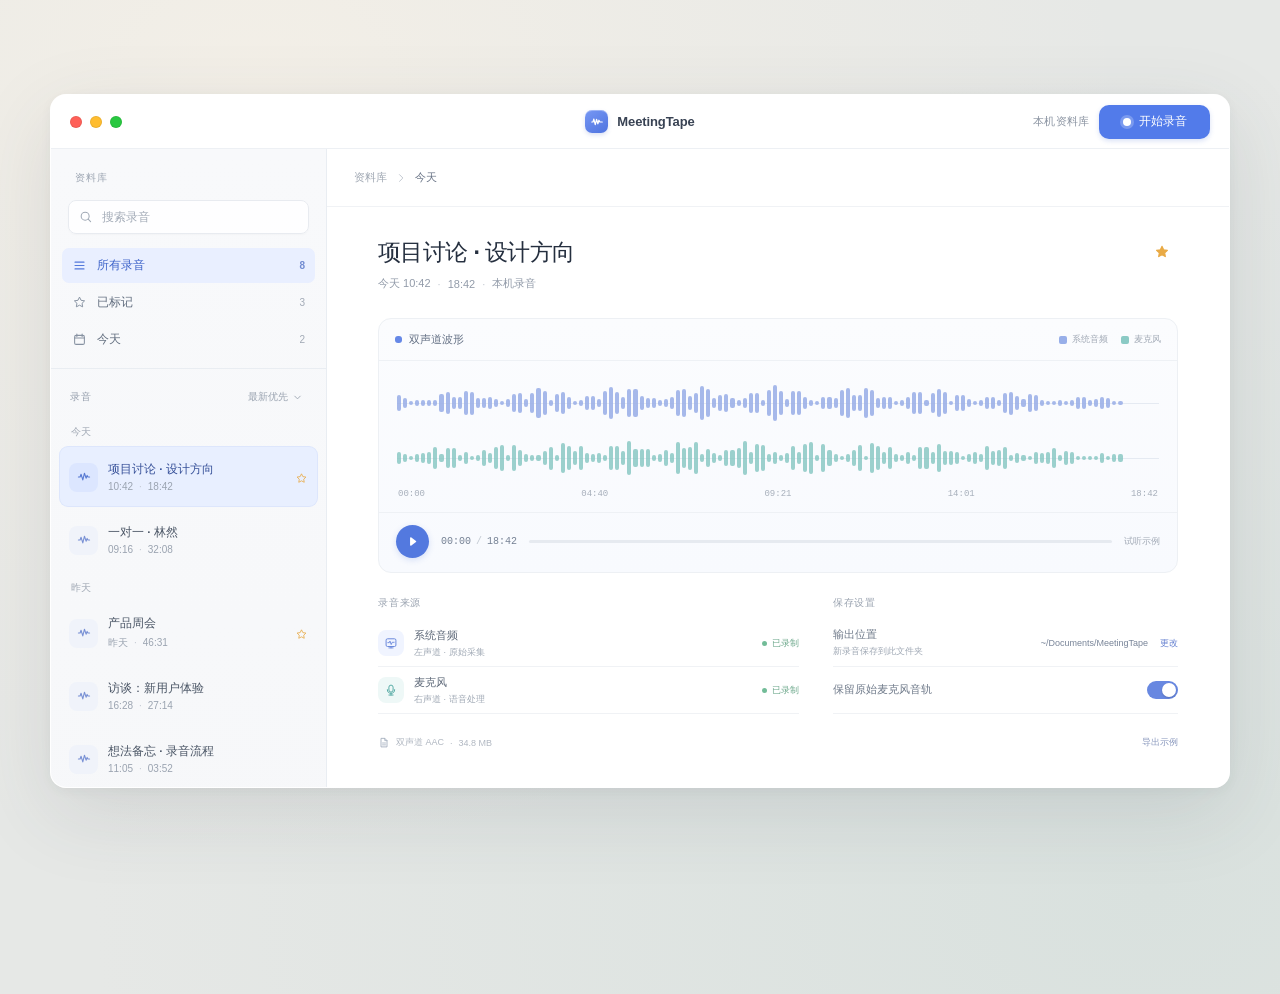
<file: Prototypes/GUI/variants/f.html>
<!doctype html>
<html lang="zh-CN">
<head>
  <meta charset="utf-8">
  <meta name="viewport" content="width=device-width, initial-scale=1">
  <link rel="icon" href="data:,">
  <title>资料库与悬浮窗 · MeetingTape</title>
  <style>
    :root {
      color-scheme: light;
      --ink: #202938;
      --muted: #8993a3;
      --line: #e8ebf0;
      --blue: #527bea;
      --blue-dark: #4168d4;
      --sidebar: #f7f8fa;
      --soft-blue: #edf2ff;
      --coral: #ed6c68;
      --green: #53a984;
      font-family: -apple-system, BlinkMacSystemFont, "SF Pro Text", "PingFang SC", "Helvetica Neue", sans-serif;
      font-synthesis: none;
      text-rendering: optimizeLegibility;
      -webkit-font-smoothing: antialiased;
      --mono: "SF Mono", ui-monospace, SFMono-Regular, Menlo, monospace;
    }
    * { box-sizing: border-box; }
    body {
      margin: 0;
      min-width: 760px;
      min-height: 100vh;
      overflow: hidden;
      color: var(--ink);
      background:
        radial-gradient(ellipse at 47% 3%, rgba(255,255,255,.94), transparent 55%),
        linear-gradient(140deg, #eef1f5 0%, #e9edf2 53%, #e6eaf0 100%);
    }
    button, input { font: inherit; }
    button { color: inherit; }
    .stage {
      width: min(1260px, calc(100vw - 72px));
      height: min(786px, calc(100vh - 112px));
      min-height: 620px;
      margin: 48px auto 64px;
      position: relative;
    }
    .window {
      height: 100%;
      overflow: hidden;
      background: rgba(255,255,255,.97);
      border: 1px solid rgba(255,255,255,.92);
      border-radius: 19px;
      box-shadow: 0 28px 80px rgba(37, 52, 76, .13), 0 4px 14px rgba(37, 52, 76, .06), inset 0 1px 0 rgba(255,255,255,.9);
      display: flex;
      flex-direction: column;
    }
    .titlebar {
      flex: 0 0 58px;
      display: grid;
      grid-template-columns: 1fr auto 1fr;
      align-items: center;
      padding: 0 19px;
      border-bottom: 1px solid #edf0f4;
      background: rgba(255,255,255,.94);
      -webkit-app-region: drag;
    }
    .window-controls { display: flex; gap: 8px; align-items: center; }
    .window-dot { width: 12px; height: 12px; border-radius: 50%; box-shadow: inset 0 0 0 1px rgba(0,0,0,.08); }
    .window-dot.red { background: #ff6058; }
    .window-dot.yellow { background: #ffbd2f; }
    .window-dot.green { background: #29c840; }
    .brand {
      display: flex;
      gap: 9px;
      align-items: center;
      font-size: 13px;
      font-weight: 650;
      letter-spacing: -.1px;
      color: #384253;
    }
    .brand-mark {
      width: 23px; height: 23px; border-radius: 7px;
      display: grid; place-items: center;
      color: white;
      background: linear-gradient(145deg, #7798f4, #4e73df);
      box-shadow: inset 0 1px 0 rgba(255,255,255,.32), 0 2px 4px rgba(73,104,193,.2);
    }
    .brand-mark svg { width: 14px; height: 14px; }
    .window-actions { justify-self: end; display: flex; align-items: center; gap: 10px; -webkit-app-region: no-drag; }
    .header-label { color: #8b94a2; font-size: 11px; letter-spacing: .15px; }
    .icon-button {
      width: 32px; height: 32px; border-radius: 9px; border: 0; background: transparent;
      display: grid; place-items: center; color: #828c9c; cursor: pointer; transition: background .16s, color .16s;
    }
    .icon-button:hover { background: #f0f3f8; color: #4b5d7a; }
    .icon-button svg { width: 16px; height: 16px; }
    .record-button {
      height: 34px; min-width: 111px; padding: 0 12px;
      border: 0; border-radius: 10px; cursor: pointer;
      display: inline-flex; align-items: center; justify-content: center; gap: 8px;
      color: white; background: var(--blue); font-size: 12px; font-weight: 620;
      box-shadow: 0 2px 5px rgba(65,104,212,.2); transition: background .15s, transform .15s, box-shadow .15s;
    }
    .record-button:hover { background: var(--blue-dark); box-shadow: 0 4px 10px rgba(65,104,212,.24); transform: translateY(-1px); }
    .record-button:active { transform: translateY(0); }
    .record-button .rec-dot { width: 8px; height: 8px; border-radius: 50%; background: #fff; box-shadow: 0 0 0 3px rgba(255,255,255,.23); }
    .record-button.is-recording { background: #e95d5c; box-shadow: 0 2px 6px rgba(221,77,77,.2); }
    .record-button.is-recording:hover { background: #d94f4e; }
    .record-button.is-recording .rec-dot { width: 9px; height: 9px; border-radius: 2px; box-shadow: none; }
    .workspace { flex: 1; min-height: 0; display: grid; grid-template-columns: 276px minmax(0,1fr); }
    aside {
      background: linear-gradient(180deg, #f8f9fb 0%, #f6f7f9 100%);
      border-right: 1px solid #e9edf2;
      min-width: 0; display: flex; flex-direction: column;
    }
    .sidebar-top { padding: 22px 17px 14px; }
    .section-kicker {
      display: flex; align-items: center; justify-content: space-between;
      padding: 0 7px; color: #9ba4b1; text-transform: uppercase; letter-spacing: .1em;
      font-size: 10px; font-weight: 690;
    }
    .section-kicker .icon-button { width: 25px; height: 25px; margin: -5px -5px -5px 0; }
    .searchbox {
      margin-top: 15px; height: 34px; border: 1px solid #e8ebf0; background: rgba(255,255,255,.9);
      border-radius: 8px; display: flex; align-items: center; gap: 7px; padding: 0 10px;
      color: #a0a9b5; box-shadow: 0 1px 2px rgba(22,35,55,.025);
    }
    .searchbox svg { flex: 0 0 14px; width: 14px; height: 14px; }
    .searchbox input { width: 100%; min-width: 0; outline: 0; border: 0; background: transparent; font-size: 11.5px; color: var(--ink); }
    .searchbox input::placeholder { color: #a4acb8; }
    .nav-list { display: grid; gap: 2px; padding: 0 11px 11px; }
    .nav-item {
      height: 35px; border: 0; border-radius: 7px; background: transparent; color: #626e7f;
      display: flex; align-items: center; gap: 10px; padding: 0 10px; text-align: left;
      cursor: pointer; font-size: 12px; transition: background .14s, color .14s;
    }
    .nav-item:hover { background: #eef1f5; }
    .nav-item.active { color: #3e64ca; background: #e9efff; font-weight: 610; }
    .nav-item svg { width: 15px; height: 15px; color: #8792a2; }
    .nav-item.active svg { color: #5479dc; }
    .nav-count { margin-left: auto; color: #a2aab6; font-size: 10px; font-variant-numeric: tabular-nums; }
    .nav-item.active .nav-count { color: #718bd1; }
    .list-heading {
      border-top: 1px solid #e9edf2; padding: 17px 19px 8px;
      display: flex; justify-content: space-between; align-items: center;
      color: #969fad; font-size: 10px; font-weight: 650; letter-spacing: .08em;
    }
    .sort-button { display: flex; align-items: center; gap: 4px; border: 0; background: transparent; padding: 4px; cursor: pointer; color: #9ba4b1; font-size: 10px; }
    .sort-button:hover { color: #67758a; }
    .sort-button svg { width: 11px; height: 11px; }
    .record-list { padding: 0 8px 12px; overflow: auto; min-height: 0; flex: 1; }
    .group-label { padding: 9px 12px 5px; color: #a0a8b4; font-size: 10px; font-weight: 620; }
    .record-row {
      position: relative; padding: 10px 10px 9px; margin: 2px 0; min-height: 61px;
      display: flex; align-items: center; gap: 10px; border-radius: 9px; cursor: pointer;
      transition: background .14s, box-shadow .14s;
    }
    .record-row:hover { background: #eef1f5; }
    .record-row.selected { background: #e8efff; box-shadow: inset 0 0 0 1px rgba(97,127,214,.08); }
    .record-row.recording-row { background: #fff0ef; }
    .row-icon {
      flex: 0 0 29px; width: 29px; height: 29px; border-radius: 8px; display: grid; place-items: center;
      color: #7890d4; background: #f0f3fa;
    }
    .row-icon svg { width: 16px; height: 16px; }
    .record-row.selected .row-icon { background: #dce6ff; color: #5678d2; }
    .record-row.recording-row .row-icon { color: #e55c57; background: #ffe1de; }
    .row-copy { min-width: 0; flex: 1; }
    .row-title { color: #4a5565; font-size: 11.5px; line-height: 1.35; white-space: nowrap; overflow: hidden; text-overflow: ellipsis; font-weight: 560; }
    .record-row.selected .row-title { color: #354f98; }
    .row-meta { display: flex; gap: 6px; align-items: center; margin-top: 4px; color: #9aa3b0; font-size: 10px; font-variant-numeric: tabular-nums; }
    .row-meta .sep { color: #c3c9d2; }
    .row-star { width: 13px; height: 13px; color: #e8ae50; flex: 0 0 13px; }
    .row-live { width: 6px; height: 6px; border-radius: 50%; background: #e95d5c; animation: pulse 1.2s infinite; }
    .sidebar-foot {
      border-top: 1px solid #e9edf2; padding: 12px 16px; display: flex; align-items: center; gap: 8px;
      color: #9aa3b0; font-size: 10px;
    }
    .storage-icon { width: 15px; height: 15px; color: #8e99a9; }
    .storage-bar { margin-left: auto; width: 70px; height: 4px; border-radius: 4px; background: #e5e9ef; overflow: hidden; }
    .storage-bar span { display: block; width: 37%; height: 100%; border-radius: 4px; background: #92a8e8; }
    .content { display: flex; flex-direction: column; min-width: 0; min-height: 0; background: #fff; }
    .toolbar {
      height: 58px; flex: 0 0 58px; display: flex; align-items: center; justify-content: space-between;
      padding: 0 27px; border-bottom: 1px solid #f0f2f5;
    }
    .crumb { display: flex; align-items: center; gap: 8px; color: #a0a8b3; font-size: 11px; }
    .crumb .current { color: #697486; font-weight: 560; }
    .crumb svg { width: 12px; height: 12px; color: #c1c7d0; }
    .toolbar-actions { display: flex; align-items: center; gap: 2px; }
    .main-scroll { flex: 1; min-height: 0; overflow-y: auto; padding: 27px 34px 27px; }
    .record-detail { max-width: 800px; margin: 0 auto; }
    .detail-head { display: flex; align-items: flex-start; gap: 12px; }
    .title-edit { min-width: 0; flex: 1; }
    .title-input {
      display: block; width: 100%; height: 37px; padding: 0; color: #252f3f;
      outline: 0; border: 0; background: transparent; font-size: 23px; font-weight: 650; letter-spacing: -.6px;
    }
    .title-input:focus { border-bottom: 1px solid #c6d4f7; }
    .detail-meta { display: flex; align-items: center; flex-wrap: wrap; gap: 7px; margin-top: 5px; color: #929ba9; font-size: 11px; }
    .detail-meta .bullet { color: #c4c9d1; }
    .star-button { flex: 0 0 auto; margin-top: 2px; color: #adb5c0; }
    .star-button.is-starred { color: #e9aa45; }
    .star-button.is-starred svg { fill: currentColor; }
    .waveform-panel { margin-top: 27px; border: 1px solid #edf0f4; border-radius: 13px; background: linear-gradient(180deg, #fbfcfe, #f8fafe); overflow: hidden; }
    .wave-toolbar { min-height: 42px; display: flex; align-items: center; justify-content: space-between; padding: 0 16px; border-bottom: 1px solid #eef1f5; }
    .source-title { display: flex; align-items: center; gap: 7px; color: #657185; font-size: 10.5px; font-weight: 580; }
    .source-dot { width: 7px; height: 7px; border-radius: 3px; background: #6688e7; }
    .source-dot.mic { background: #54b2ad; }
    .wave-legend { display: flex; align-items: center; gap: 13px; color: #a2aab6; font-size: 9px; }
    .legend-item { display: flex; align-items: center; gap: 5px; }
    .legend-swatch { width: 8px; height: 8px; border-radius: 2px; background: #98afe9; }
    .legend-swatch.mic { background: #8bcac5; }
    .wave-area { padding: 19px 18px 13px; }
    .wave-track { height: 46px; position: relative; display: flex; align-items: center; gap: 2px; overflow: hidden; cursor: crosshair; }
    .wave-track + .wave-track { margin-top: 9px; }
    .wave-track::before { content: ""; position: absolute; z-index: 0; left: 0; right: 0; top: 50%; height: 1px; background: #e5eaf2; }
    .wave-bar { position: relative; z-index: 1; flex: 1 1 auto; min-width: 1px; max-width: 5px; border-radius: 2px; height: var(--bar-h); background: #9bb0e8; opacity: .88; transition: background .16s; }
    .wave-track.mic-track .wave-bar { background: #87c7c2; opacity: .82; }
    .wave-bar.played { background: #567bdc; opacity: .98; }
    .mic-track .wave-bar.played { background: #49a9a3; }
    .playhead {
      position: absolute; z-index: 2; left: 0; top: 1px; bottom: 1px; width: 1.5px;
      background: #4f73d4; opacity: 0; pointer-events: none; box-shadow: 0 0 4px rgba(75,110,213,.25);
    }
    .playhead::before { content: ""; position: absolute; top: -2px; left: -3px; border-left: 4px solid transparent; border-right: 4px solid transparent; border-top: 5px solid #4f73d4; }
    .is-playing .playhead { opacity: .9; }
    .time-ruler { display: flex; justify-content: space-between; color: #a7afbb; font: 9px var(--mono); padding: 8px 1px 0; }
    .player-row { display: flex; align-items: center; gap: 12px; padding: 12px 17px 14px; border-top: 1px solid #eef1f5; }
    .play-button { width: 33px; height: 33px; flex: 0 0 33px; border: 0; border-radius: 50%; background: #5379df; color: white; display: grid; place-items: center; cursor: pointer; box-shadow: 0 2px 6px rgba(65,104,212,.19); transition: transform .15s, background .15s; }
    .play-button:hover { transform: scale(1.045); background: #4168d4; }
    .play-button svg { width: 13px; height: 13px; }
    .player-times { display: flex; align-items: center; gap: 5px; min-width: 75px; color: #758194; font: 10px var(--mono); }
    .player-times .slash { color: #c2c8d1; }
    .seek { flex: 1; height: 18px; display: flex; align-items: center; position: relative; cursor: pointer; }
    .seek-line { width: 100%; height: 3px; border-radius: 4px; background: #e6eaf0; position: relative; }
    .seek-fill { width: 0; height: 100%; border-radius: inherit; background: #6384df; }
    .seek-knob { position: absolute; top: 50%; left: 0; width: 8px; height: 8px; border-radius: 50%; background: #fff; border: 2px solid #5a7cdc; transform: translate(-50%,-50%); opacity: 0; box-shadow: 0 1px 3px rgba(25,45,90,.2); }
    .seek:hover .seek-knob, .is-playing .seek-knob { opacity: 1; }
    .preview-label { color: #a1a9b5; font-size: 9px; white-space: nowrap; }
    .detail-grid { display: grid; grid-template-columns: minmax(0, 1fr) minmax(230px, .82fr); gap: 34px; margin-top: 23px; }
    .block-title { color: #9aa3b0; font-size: 10px; font-weight: 680; letter-spacing: .08em; margin: 0 0 10px; }
    .source-list { display: grid; gap: 0; }
    .source-row { min-height: 47px; display: flex; align-items: center; gap: 10px; border-bottom: 1px solid #f0f2f5; }
    .source-icon { width: 26px; height: 26px; border-radius: 8px; background: #f0f4ff; color: #6988dc; display: grid; place-items: center; }
    .source-row:nth-child(2) .source-icon { background: #eef8f7; color: #55aaa4; }
    .source-icon svg { width: 14px; height: 14px; }
    .source-info { min-width: 0; flex: 1; }
    .source-name { color: #5d6878; font-size: 11px; font-weight: 560; }
    .source-state { color: #a0a9b5; font-size: 9px; margin-top: 3px; }
    .connected { display: flex; align-items: center; gap: 5px; color: #70aa8e; font-size: 9px; }
    .connected span { width: 5px; height: 5px; border-radius: 50%; background: #72bc98; }
    .setting-list { display: grid; }
    .setting-row { min-height: 47px; display: flex; align-items: center; justify-content: space-between; gap: 10px; border-bottom: 1px solid #f0f2f5; }
    .setting-label { color: #6e7989; font-size: 10.5px; }
    .setting-note { display: block; color: #a0a9b5; margin-top: 3px; font-size: 9px; }
    .location-picker { position: relative; display: flex; align-items: center; gap: 7px; min-width: 0; }
    .location-input { width: 145px; min-width: 0; border: 0; outline: 0; color: #788498; text-align: right; background: transparent; font-size: 9px; text-overflow: ellipsis; }
    .location-input:focus { color: #4f6dc1; }
    .change-location { border: 0; padding: 3px 0 3px 3px; color: #6580d0; background: transparent; cursor: pointer; font-size: 9px; white-space: nowrap; }
    .change-location:hover { color: #3d62cc; }
    .location-menu { position: absolute; z-index: 5; right: -4px; top: 25px; width: 210px; padding: 5px; background: #fff; border: 1px solid #e5e9ef; border-radius: 9px; box-shadow: 0 8px 24px rgba(32,47,72,.14); display: none; }
    .location-menu.open { display: block; }
    .location-option { width: 100%; padding: 8px; border: 0; border-radius: 6px; text-align: left; background: transparent; color: #647083; font-size: 10px; cursor: pointer; }
    .location-option:hover { background: #f2f5fa; color: #4b66b8; }
    .location-option svg { width: 12px; height: 12px; margin-right: 7px; vertical-align: -2px; color: #8799cc; }
    .switch {
      position: relative; width: 31px; height: 18px; border: 0; border-radius: 10px; padding: 0; background: #d5dae2; cursor: pointer; transition: background .16s; flex: 0 0 31px;
    }
    .switch::after { content: ""; position: absolute; top: 2px; left: 2px; width: 14px; height: 14px; border-radius: 50%; background: #fff; box-shadow: 0 1px 2px rgba(0,0,0,.18); transition: transform .16s; }
    .switch[aria-checked="true"] { background: #6888e1; }
    .switch[aria-checked="true"]::after { transform: translateX(13px); }
    .detail-footer { margin-top: 18px; display: flex; align-items: center; justify-content: space-between; color: #b0b7c1; font-size: 9px; }
    .file-info { display: flex; align-items: center; gap: 6px; }
    .file-info svg { width: 12px; height: 12px; color: #a5afbf; }
    .more-link { border: 0; padding: 4px 0; background: transparent; color: #8796bc; cursor: pointer; font-size: 9px; }
    .more-link:hover { color: #5476d0; }
    .toast {
      position: absolute; left: 50%; bottom: -44px; z-index: 8; transform: translate(-50%, 8px); opacity: 0; pointer-events: none;
      padding: 8px 13px; border-radius: 8px; color: white; background: rgba(43,54,72,.88); box-shadow: 0 4px 16px rgba(32,42,59,.16); font-size: 10px; transition: opacity .2s, transform .2s;
    }
    .toast.show { opacity: 1; transform: translate(-50%,0); }
    .empty-state { padding: 28px 15px; text-align: center; color: #a4adba; font-size: 10px; line-height: 1.6; }
    .visually-hidden { position: absolute; width: 1px; height: 1px; padding: 0; margin: -1px; overflow: hidden; clip: rect(0,0,0,0); white-space: nowrap; border: 0; }
    @keyframes pulse { 0%,100% { opacity: 1; } 50% { opacity: .48; } }
    @keyframes live-wave { from { transform: scaleY(.52); } to { transform: scaleY(1.08); } }
    @media (max-width: 1080px) {
      .stage { width: calc(100vw - 48px); }
      .workspace { grid-template-columns: 248px minmax(0,1fr); }
      .toolbar { padding: 0 22px; }
      .main-scroll { padding-left: 25px; padding-right: 25px; }
      .detail-grid { gap: 23px; }
    }
    @media (max-height: 760px) {
      .stage { height: calc(100vh - 98px); min-height: 590px; margin-top: 38px; }
      .main-scroll { padding-top: 20px; }
      .waveform-panel { margin-top: 20px; }
      .wave-area { padding-top: 13px; padding-bottom: 10px; }
      .wave-track { height: 40px; }
      .detail-grid { margin-top: 16px; }
    }
    @media (max-width: 860px) {
      .workspace { grid-template-columns: 220px minmax(0,1fr); }
      .detail-grid { grid-template-columns: 1fr; gap: 12px; }
      .source-list { grid-template-columns: 1fr 1fr; gap: 12px; }
      .source-row { border-bottom: 0; }
    }

    [hidden] { display: none !important; }
    button:focus-visible, input:focus-visible, [role="slider"]:focus-visible { outline: 3px solid #9fb8fc; outline-offset: 3px; }
    button:disabled { cursor: default; opacity: .45; }
    body { background: radial-gradient(ellipse at 20% 10%, #f3efe7, transparent 60%), radial-gradient(ellipse at 90% 90%, #d9e1de, transparent 65%), #e6e8e6; }
    .stage { width: min(1180px, calc(100vw - 96px)); height: min(718px, calc(100dvh - 206px)); min-height: 500px; margin: 94px auto 112px; z-index: 2; }
    .window { border-color: #ffffffdd; border-radius: 16px; box-shadow: 0 24px 80px #34425120, 0 3px 12px #3442510b; }
    .titlebar { flex-basis: 54px; }
    .window-controls button { border: 0; padding: 0; cursor: pointer; }
    .window-controls button:hover { box-shadow: inset 0 0 0 1px #ad302c; }
    .record-button.is-recording { color: #5f6672; background: #f0f2f5; box-shadow: none; }
    .record-button.is-recording:hover { background: #e6eaf0; }
    .record-button.is-recording .rec-dot { width: 7px; height: 7px; border-radius: 50%; background: #df625c; animation: pulse 1.5s infinite; }
    .desktop-scene { position: absolute; inset: 0; display: grid; place-items: center; }
    .other-window { width: min(820px, 80vw); height: 470px; border: 1px solid #ffffffa0; border-radius: 16px; background: #f8f9f5e8; box-shadow: 0 22px 70px #38473b0a; overflow: hidden; color: #747e73; }
    .other-chrome { height: 44px; border-bottom: 1px solid #e6e9e1; display: flex; align-items: center; justify-content: center; font-size: 11px; }
    .other-body { padding: 31px; }
    .other-body h2 { font-size: 21px; margin: 0 0 26px; font-weight: 550; color: #45513f; }
    .attendees { display: grid; grid-template-columns: 1fr 1fr; gap: 14px; }
    .attendee { height: 132px; background: #e5eadd; border-radius: 12px; display: grid; place-items: center; }
    .attendee:nth-child(2) { background: #ebe6dc; }.attendee:nth-child(3) { background: #e2e8e4; }.attendee:nth-child(4) { background: #ece3dc; }
    .attendee span { width: 48px; height: 48px; border-radius: 50%; background: #b7c5ac; color: white; display: grid; place-items: center; font-size: 19px; }
    .attendee:nth-child(2) span { background: #c4b49d; }.attendee:nth-child(3) span { background: #a9c0b5; }.attendee:nth-child(4) span { background: #c6b09f; }
    .restore-library { position: fixed; bottom: 116px; left: 40px; z-index: 3; display: flex; align-items: center; gap: 10px; border: 1px solid #ffffffbd; background: #ffffffb8; backdrop-filter: blur(20px); padding: 11px 17px 11px 11px; border-radius: 15px; color: #54606e; font-size: 12px; box-shadow: 0 4px 20px #38473b08; cursor: pointer; }
    .restore-library .brand-mark { width: 30px; height: 30px; }
    .recorder { position: fixed; z-index: 10; right: 40px; bottom: 122px; width: 308px; border: 1px solid #c7c9cbd9; border-radius: 25px; background: #fffffff5; backdrop-filter: blur(36px); box-shadow: 0 20px 60px #26352c24, 0 3px 8px #26352c08; overflow: hidden; cursor: grab; touch-action: none; }
    .recorder.dragging { cursor: grabbing; user-select: none; }
    .compact-row { height: 76px; display: flex; align-items: center; padding: 0 19px; gap: 15px; }
    .recorder-time { font-size: 21px; font-weight: 450; letter-spacing: .1px; font-variant-numeric: tabular-nums; color: #7d8084; white-space: nowrap; }
    .compact-wave { display: flex; align-items: center; justify-content: center; gap: 3px; width: 53px; height: 24px; margin-right: auto; }
    .compact-wave i { width: 3px; height: var(--height); background: #a6a9ad; border-radius: 2px; animation: live-wave 850ms var(--delay) infinite alternate ease-in-out; }
    .stop-control { border: 0; border-radius: 50%; width: 43px; height: 43px; flex: 0 0 43px; background: #f0f0f1; display: grid; place-items: center; cursor: pointer; }
    .stop-control:hover { background: #e7e7e9; }.stop-control:active { transform: scale(.95); }
    .stop-square { display: block; width: 15px; height: 15px; background: #161719; border-radius: 4px; }
    .recorder-separator { width: 1px; height: 23px; background: #e3e3e4; margin-left: 1px; }
    .float-tool { border: 0; background: transparent; color: #888c91; width: 29px; height: 34px; border-radius: 9px; display: grid; place-items: center; padding: 4px; cursor: pointer; }
    .float-tool:hover { color: #3c424a; background: #f3f4f5; }
    .float-tool svg { width: 21px; height: 21px; fill: none; stroke: currentColor; stroke-width: 1.8; stroke-linecap: round; stroke-linejoin: round; }
    .expanded-panel { display: none; }
    .recorder.expanded { width: 392px; border-radius: 27px; }
    .recorder.expanded .compact-row { display: none; }.recorder.expanded .expanded-panel { display: block; }
    .float-header { display: flex; justify-content: flex-end; align-items: center; gap: 7px; height: 53px; padding: 11px 13px 0; }
    .float-header .float-tool { width: 34px; height: 34px; color: #666e77; }
    .float-title { display: block; width: calc(100% - 62px); margin: 5px 31px 0; padding: 0; background: transparent; border: 0; outline: 0; height: 34px; font-size: 22px; letter-spacing: -.5px; color: #282d33; font-weight: 500; cursor: text; }
    .float-title:focus { box-shadow: 0 1px 0 #ccd5e4; }
    .expanded-wave { display: flex; align-items: center; justify-content: space-between; height: 73px; margin: 22px 31px 0; gap: 3px; overflow: hidden; }
    .expanded-wave i { flex: 0 0 3px; height: var(--height); border-radius: 2px; background: #b6b9bd; animation: live-wave 900ms var(--delay) infinite alternate ease-in-out; }
    .source-health { display: flex; gap: 18px; margin: 11px 31px 0; font-size: 10px; color: #94999f; }
    .source-health span { display: flex; align-items: center; gap: 6px; }.source-health i { width: 4px; height: 4px; border-radius: 50%; background: #89a092; }
    .float-footer { height: 87px; display: flex; align-items: center; justify-content: space-between; margin: 8px 30px 0; }
    .float-footer .recorder-time { font-size: 22px; }.float-footer .stop-control { border-radius: 23px; width: 86px; flex-basis: 86px; height: 43px; background: #f4f4f5; }
    .recorder.saving i { animation-play-state: paused; opacity: .4; }.recorder.saving .stop-square { width: 16px; height: 16px; border: 2px solid #c9cdd2; border-top-color: #818791; background: transparent; border-radius: 50%; animation: spin .8s linear infinite; }
    .toast { position: fixed; left: 40px; bottom: 116px; transform: translateY(8px); font-size: 12px; padding: 13px 15px; border-radius: 12px; background: #fffffff5; border: 1px solid #dddfe0; color: #505965; box-shadow: 0 8px 30px #25352b13; z-index: 12; }
    .toast { visibility: hidden; }.toast.show { visibility: visible; transform: none; pointer-events: auto; }.toast button { margin-left: 18px; border: 0; background: none; color: #5479d0; padding: 0; font: inherit; cursor: pointer; }
    @keyframes live-wave { from { transform: scaleY(.3); } to { transform: scaleY(1); } }
    @keyframes spin { to { transform: rotate(360deg); } }
    @media (prefers-reduced-motion: reduce) { .compact-wave i, .expanded-wave i, .rec-dot { animation: none !important; } }
    @media (max-height: 760px) { .stage { height: calc(100dvh - 190px); min-height: 440px; margin-top: 80px; }.recorder { bottom: 110px; }.other-window { height: 410px; }.attendee { height: 105px; } }
    @media (max-width: 1080px) { .stage { width: calc(100vw - 64px); }.workspace { grid-template-columns: 238px minmax(0, 1fr); }.detail-grid { grid-template-columns: 1fr; gap: 14px; }.source-list { grid-template-columns: 1fr 1fr; gap: 10px; }.source-row { border-bottom: 0; }.recorder { right: 32px; }.restore-library, .toast { left: 32px; } }
  </style>
</head>
<body>
  <div class="desktop-scene" id="desktopScene" aria-hidden="true" hidden><div class="other-window"><div class="other-chrome">产品评审</div><div class="other-body"><h2>下一版，我们一起看。</h2><div class="attendees"><div class="attendee"><span>陈</span></div><div class="attendee"><span>P</span></div><div class="attendee"><span>林</span></div><div class="attendee"><span>吴</span></div></div></div></div></div>
  <button class="restore-library" id="restoreLibrary" hidden><span class="brand-mark">M</span>打开资料库</button>
  <div class="stage" id="libraryStage">
    <main class="window" aria-label="MeetingTape 录音资料库">
      <header class="titlebar">
        <div class="window-controls"><button class="window-dot red" id="closeLibrary" aria-label="关闭资料库" title="关闭资料库"></button><span class="window-dot yellow" aria-hidden="true"></span><span class="window-dot green" aria-hidden="true"></span></div>
        <div class="brand"><span class="brand-mark"><svg viewBox="0 0 16 16" fill="none" aria-hidden="true"><path d="M2 8h1.4l1-3.4L6 11l1.5-6L9 10l1.2-4 1.1 2H14" stroke="currentColor" stroke-width="1.4" stroke-linecap="round" stroke-linejoin="round"/></svg></span><span>MeetingTape</span></div>
        <div class="window-actions">
          <span class="header-label" id="headerStatus">本机资料库</span>
          <button class="record-button" id="recordButton" type="button"><span class="rec-dot"></span><span>开始录音</span></button>
        </div>
      </header>
      <div class="workspace">
        <aside>
          <div class="sidebar-top">
            <div class="section-kicker"><span>资料库</span></div>
            <label class="searchbox"><svg viewBox="0 0 20 20" fill="none" aria-hidden="true"><circle cx="8.8" cy="8.8" r="5.7" stroke="currentColor" stroke-width="1.5"/><path d="m13.1 13.1 3.5 3.5" stroke="currentColor" stroke-width="1.5" stroke-linecap="round"/></svg><input id="searchInput" type="search" placeholder="搜索录音" autocomplete="off" aria-label="搜索录音"></label>
          </div>
          <nav class="nav-list" aria-label="录音筛选">
            <button class="nav-item active" data-filter="all" type="button"><svg viewBox="0 0 20 20" fill="none" aria-hidden="true"><path d="M4 5.5h12M4 10h12M4 14.5h12" stroke="currentColor" stroke-width="1.5" stroke-linecap="round"/></svg><span>所有录音</span><span class="nav-count" id="allCount">8</span></button>
            <button class="nav-item" data-filter="starred" type="button"><svg viewBox="0 0 20 20" fill="none" aria-hidden="true"><path d="m10 2.8 2.1 4.3 4.7.7-3.4 3.3.8 4.7-4.2-2.2-4.2 2.2.8-4.7-3.4-3.3 4.7-.7L10 2.8Z" stroke="currentColor" stroke-width="1.3" stroke-linejoin="round"/></svg><span>已标记</span><span class="nav-count" id="starredCount">3</span></button>
            <button class="nav-item" data-filter="today" type="button"><svg viewBox="0 0 20 20" fill="none" aria-hidden="true"><rect x="3.5" y="4.5" width="13" height="12" rx="2" stroke="currentColor" stroke-width="1.4"/><path d="M6.5 2.8v3.3M13.5 2.8v3.3M3.5 8h13" stroke="currentColor" stroke-width="1.4" stroke-linecap="round"/></svg><span>今天</span><span class="nav-count" id="todayCount">4</span></button>
          </nav>
          <div class="list-heading"><span>录音</span><button class="sort-button" id="sortButton" type="button" title="切换排序">最新优先<svg viewBox="0 0 16 16" fill="none" aria-hidden="true"><path d="m4 6 4 4 4-4" stroke="currentColor" stroke-width="1.3" stroke-linecap="round" stroke-linejoin="round"/></svg></button></div>
          <div class="record-list" id="recordList" aria-label="录音列表"></div>
          <div class="sidebar-foot"><svg class="storage-icon" viewBox="0 0 20 20" fill="none" aria-hidden="true"><rect x="3" y="4" width="14" height="12" rx="2" stroke="currentColor" stroke-width="1.3"/><path d="M6 8h8M6 11h5" stroke="currentColor" stroke-width="1.3" stroke-linecap="round"/></svg><span>本机储存</span><span>2.4 GB</span><div class="storage-bar"><span></span></div></div>
        </aside>
        <section class="content" aria-label="录音详情">
          <div class="toolbar">
            <div class="crumb"><span>资料库</span><svg viewBox="0 0 16 16" fill="none" aria-hidden="true"><path d="m6 3.5 4.5 4.5L6 12.5" stroke="currentColor" stroke-width="1.3" stroke-linecap="round" stroke-linejoin="round"/></svg><span class="current" id="crumbTitle">今天</span></div>
            <div class="toolbar-actions"></div>
          </div>
          <div class="main-scroll" id="mainScroll"></div>
        </section>
      </div>
    </main>
  </div>
  <div class="toast" id="toast" role="status" aria-live="polite"></div>
  <section class="recorder" id="recorder" aria-label="录音悬浮窗" hidden>
    <div class="compact-row">
      <time class="recorder-time" data-clock>00:00</time>
      <div class="compact-wave" id="compactWave" aria-hidden="true"></div>
      <button class="stop-control" data-stop aria-label="停止录音" title="停止录音"><span class="stop-square"></span></button>
      <span class="recorder-separator" aria-hidden="true"></span>
      <button class="float-tool" id="expandRecorder" aria-label="展开录音悬浮窗" aria-expanded="false" aria-controls="expandedPanel"><svg viewBox="0 0 24 24" aria-hidden="true"><path d="m6 9 6 6 6-6"/></svg></button>
    </div>
    <div class="expanded-panel" id="expandedPanel">
      <header class="float-header">
        <button class="float-tool" id="openLibrary" aria-label="打开资料库" title="打开资料库"><svg viewBox="0 0 24 24" aria-hidden="true"><path d="M14 4h6v6M20 4l-7 7M10 20H4v-6M4 20l7-7"/></svg></button>
        <button class="float-tool" id="collapseRecorder" aria-label="收起录音悬浮窗" title="收起录音悬浮窗"><svg viewBox="0 0 24 24" aria-hidden="true"><path d="m6 15 6-6 6 6"/></svg></button>
      </header>
      <input class="float-title" id="floatTitle" value="新录音" maxlength="80" aria-label="正在录制的标题">
      <div class="expanded-wave" id="expandedWave" aria-hidden="true"></div>
      <div class="source-health"><span><i></i>系统音频</span><span><i></i>麦克风</span></div>
      <footer class="float-footer"><time class="recorder-time" data-clock>00:00</time><button class="stop-control" data-stop aria-label="停止录音" title="停止录音"><span class="stop-square"></span></button></footer>
    </div>
  </section>
  <audio id="previewAudio" src="../assets/sample-stereo.m4a" preload="metadata"></audio>
  <script src="../bridge.js"></script>
  <script>
    const initialRecords = [
      { id: 'r1', title: '项目讨论 · 设计方向', group: '今天', time: '10:42', duration: '18:42', seconds: 1122, starred: true, date: '今天', size: '34.8 MB' },
      { id: 'r2', title: '一对一 · 林然', group: '今天', time: '09:16', duration: '32:08', seconds: 1928, starred: false, date: '今天', size: '59.6 MB' },
      { id: 'r3', title: '产品周会', group: '昨天', time: '昨天', duration: '46:31', seconds: 2791, starred: true, date: '昨天', size: '86.2 MB' },
      { id: 'r4', title: '访谈：新用户体验', group: '昨天', time: '16:28', duration: '27:14', seconds: 1634, starred: false, date: '昨天', size: '50.4 MB' },
      { id: 'r5', title: '想法备忘 · 录音流程', group: '昨天', time: '11:05', duration: '03:52', seconds: 232, starred: false, date: '昨天', size: '7.1 MB' },
      { id: 'r6', title: '季度规划评审', group: '10月23日', time: '14:03', duration: '58:06', seconds: 3486, starred: true, date: '10月23日', size: '107.4 MB' },
      { id: 'r7', title: '供应商同步', group: '10月23日', time: '10:21', duration: '21:39', seconds: 1299, starred: false, date: '10月23日', size: '40.1 MB' },
      { id: 'r8', title: '灵感随手记', group: '10月22日', time: '19:18', duration: '01:16', seconds: 76, starred: false, date: '10月22日', size: '2.5 MB' }
    ];
    let records = initialRecords.map(record => ({ ...record }));
    let selectedId = 'r1';
    let currentFilter = 'all';
    let searchQuery = '';
    let recording = false;
    let saving = false;
    let libraryVisible = true;
    let recorderExpanded = false;
    let savedRecordId = null;
    let recordingStartedAt = 0;
    let recordingElapsed = 0;
    let recordingInterval = null;
    let keepRaw = true;
    let outputLocation = '~/Documents/MeetingTape';
    let sortNewest = true;
    let toastTimer = null;
    let activeWaveDuration = 0;
    const audio = document.getElementById('previewAudio');
    const recordList = document.getElementById('recordList');
    const mainScroll = document.getElementById('mainScroll');
    const recordButton = document.getElementById('recordButton');
    const headerStatus = document.getElementById('headerStatus');
    const toast = document.getElementById('toast');

    const icon = {
      memo: '<svg viewBox="0 0 20 20" fill="none" aria-hidden="true"><path d="M3 10h2.1l1.2-3.4 2.2 7 2.1-8.3 2 6.2 1.3-3.5 1 2H17" stroke="currentColor" stroke-width="1.35" stroke-linecap="round" stroke-linejoin="round"/></svg>',
      play: '<svg viewBox="0 0 16 16" fill="currentColor" aria-hidden="true"><path d="M5 3.6c0-.6.7-1 1.2-.7l6.1 4.4a.9.9 0 0 1 0 1.4l-6.1 4.4c-.5.4-1.2 0-1.2-.7V3.6Z"/></svg>',
      pause: '<svg viewBox="0 0 16 16" fill="currentColor" aria-hidden="true"><path d="M4.5 3.5A1 1 0 0 1 5.5 2.5h1a1 1 0 0 1 1 1v9a1 1 0 0 1-1 1h-1a1 1 0 0 1-1-1v-9Zm5 0a1 1 0 0 1 1-1h1a1 1 0 0 1 1 1v9a1 1 0 0 1-1 1h-1a1 1 0 0 1-1-1v-9Z"/></svg>',
      star: '<svg viewBox="0 0 20 20" fill="none" aria-hidden="true"><path d="m10 2.8 2.1 4.3 4.7.7-3.4 3.3.8 4.7-4.2-2.2-4.2 2.2.8-4.7-3.4-3.3 4.7-.7L10 2.8Z" stroke="currentColor" stroke-width="1.35" stroke-linejoin="round"/></svg>',
      system: '<svg viewBox="0 0 20 20" fill="none" aria-hidden="true"><rect x="3" y="4" width="14" height="11" rx="2" stroke="currentColor" stroke-width="1.4"/><path d="M7 17h6M10 15v2M5.5 9.5h2l1-2.3 1.8 5 1.4-3.2h2.8" stroke="currentColor" stroke-width="1.3" stroke-linecap="round" stroke-linejoin="round"/></svg>',
      mic: '<svg viewBox="0 0 20 20" fill="none" aria-hidden="true"><rect x="7" y="3" width="6" height="10" rx="3" stroke="currentColor" stroke-width="1.4"/><path d="M4.8 9.5a5.2 5.2 0 0 0 10.4 0M10 14.8v2.4m-3 0h6" stroke="currentColor" stroke-width="1.4" stroke-linecap="round"/></svg>',
      folder: '<svg viewBox="0 0 16 16" fill="none" aria-hidden="true"><path d="M1.8 4.5a1.4 1.4 0 0 1 1.4-1.4h3l1.4 1.5h5.2a1.4 1.4 0 0 1 1.4 1.4v5.4a1.4 1.4 0 0 1-1.4 1.4H3.2a1.4 1.4 0 0 1-1.4-1.4V4.5Z" stroke="currentColor" stroke-width="1.2" stroke-linejoin="round"/></svg>'
    };

    function formatTime(seconds) {
      const safe = Math.max(0, Math.floor(Number.isFinite(seconds) ? seconds : 0));
      const mins = Math.floor(safe / 60);
      const secs = safe % 60;
      const hours = Math.floor(mins / 60);
      if (hours) return `${hours}:${String(mins % 60).padStart(2, '0')}:${String(secs).padStart(2, '0')}`;
      return `${String(mins).padStart(2, '0')}:${String(secs).padStart(2, '0')}`;
    }
    function report() {
      const selected = records.find(record => record.id === selectedId) || null;
      window.reportState({
        variant: 'F', status: saving ? 'saving' : recording ? 'recording' : 'ready', recording,
        libraryVisible, recorderVisible: recording || saving, recorderMode: recording || saving ? (recorderExpanded ? 'expanded' : 'compact') : null,
        recorderPosition: { left: document.getElementById('recorder').style.left || null, top: document.getElementById('recorder').style.top || null },
        elapsedSeconds: recording ? Math.floor((Date.now() - recordingStartedAt) / 1000) : recordingElapsed,
        selectedId: selected?.id || null, title: selected?.title || '', activeTitle, savedRecordId,
        outputLocation, keepRaw, playing: !audio.paused && !audio.ended,
        playbackSeconds: Math.floor(audio.currentTime || 0), records: records.map(({ id, title, duration, starred, date, time }) => ({ id, title, duration, starred, date, time })),
        filter: currentFilter, searchQuery, sortNewest
      });
    }
    function showToast(message) {
      toast.textContent = message;
      toast.classList.add('show');
      clearTimeout(toastTimer);
      toastTimer = setTimeout(() => toast.classList.remove('show'), 2100);
    }
    function recordCount() {
      document.getElementById('allCount').textContent = records.length;
      document.getElementById('starredCount').textContent = records.filter(record => record.starred).length;
      document.getElementById('todayCount').textContent = records.filter(record => record.date === '今天').length;
    }
    function matchingRecords() {
      let list = [...records];
      if (currentFilter === 'starred') list = list.filter(record => record.starred);
      if (currentFilter === 'today') list = list.filter(record => record.date === '今天');
      if (searchQuery) list = list.filter(record => record.title.toLowerCase().includes(searchQuery.toLowerCase()));
      if (!sortNewest) list.reverse();
      return list;
    }
    function renderList() {
      const list = matchingRecords();
      recordCount();
      if (!list.length) {
        recordList.innerHTML = '<div class="empty-state">没有找到录音<br>试试其他关键词</div>';
        return;
      }
      let group = '';
      recordList.innerHTML = list.map(record => {
        const groupHeading = record.group !== group ? `<div class="group-label">${record.group}</div>` : '';
        group = record.group;
        const active = record.id === selectedId ? ' selected' : '';
        const timeMarkup = record.recording ? '<span class="row-live"></span><span>正在录音</span>' : `<span>${record.time}</span><span class="sep">·</span><span>${record.duration}</span>`;
        return `${groupHeading}<div class="record-row${active}${record.recording ? ' recording-row' : ''}" data-id="${record.id}" role="button" tabindex="0" aria-label="${escapeHtml(record.title)}"><div class="row-icon">${icon.memo}</div><div class="row-copy"><div class="row-title">${escapeHtml(record.title)}</div><div class="row-meta">${timeMarkup}</div></div>${record.starred ? `<span class="row-star">${icon.star}</span>` : ''}</div>`;
      }).join('');
      recordList.querySelectorAll('.record-row').forEach(row => {
        row.addEventListener('click', () => selectRecord(row.dataset.id));
        row.addEventListener('keydown', event => { if (event.key === 'Enter' || event.key === ' ') { event.preventDefault(); selectRecord(row.dataset.id); } });
      });
    }
    function escapeHtml(value) {
      return String(value).replace(/[&<>"']/g, character => ({ '&': '&amp;', '<': '&lt;', '>': '&gt;', '"': '&quot;', "'": '&#39;' }[character]));
    }
    function renderWaveform(recordingMode = false) {
      const count = 126;
      const seedBase = recordingMode ? Math.floor(Date.now() / 800) : (records.findIndex(record => record.id === selectedId) + 4) * 17;
      const makeBars = (channel, animated = false) => Array.from({ length: count }, (_, index) => {
        const seed = Math.sin((index + seedBase) * (channel ? 1.17 : .81)) * Math.cos((index + 3) * (channel ? .31 : .24));
        const envelope = .22 + .67 * Math.pow(Math.sin((index + 13) / 132 * Math.PI), .7);
        const height = Math.max(8, Math.min(94, Math.round((.16 + Math.abs(seed)) * envelope * 76)));
        return `<span class="wave-bar${animated ? ' live' : ''}" style="--bar-h:${height}%;${animated ? `--speed:${.7 + (index % 8) * .14}s;animation-delay:${(index % 15) * -.09}s` : ''}"></span>`;
      }).join('');
      const wave = document.querySelector('.waveform-panel, .recording-wave');
      if (!wave) return;
      wave.querySelectorAll('.wave-track').forEach((track, index) => {
        track.innerHTML = `${makeBars(index === 1, recordingMode)}<span class="playhead"></span>`;
        track.dataset.channel = String(index);
        track.onclick = recordingMode ? null : event => seekFromTrack(event, track);
      });
      updateWaveProgress();
    }
    function selectRecord(id) {
      const item = records.find(record => record.id === id);
      if (!item) return;
      if (item.recording) { setRecorderExpanded(true); return; }
      selectedId = id;
      audio.pause();
      audio.currentTime = 0;
      renderList();
      renderContent();
      report();
    }
    function currentRecord() { return records.find(record => record.id === selectedId); }
    function renderContent() {
      headerStatus.textContent = recording ? '录音中 ' + formatTime(recordingElapsed) : saving ? '保存中…' : '本机资料库';
      recordButton.classList.toggle('is-recording', recording);
      recordButton.disabled = saving;
      recordButton.innerHTML = recording ? '<span class="rec-dot"></span><span>显示录音窗口</span>' : '<span class="rec-dot"></span><span>开始录音</span>';
      const record = currentRecord();
      if (!record) {
        mainScroll.innerHTML = '<div class="empty-state">选择一条录音查看详情</div>';
        return;
      }
      document.getElementById('crumbTitle').textContent = record.date === '今天' ? '今天' : record.date;
      mainScroll.innerHTML = `<div class="record-detail">
        <div class="detail-head"><div class="title-edit"><input class="title-input" id="detailTitle" value="${escapeHtml(record.title)}" aria-label="录音标题"><div class="detail-meta"><span>${record.date === '今天' ? `今天 ${record.time}` : `${record.date} ${record.time}`}</span><span class="bullet">·</span><span>${record.duration}</span><span class="bullet">·</span><span>本机录音</span></div></div><button class="icon-button star-button${record.starred ? ' is-starred' : ''}" id="starButton" type="button" title="${record.starred ? '取消标记' : '标记录音'}" aria-label="${record.starred ? '取消标记' : '标记录音'}">${icon.star}</button></div>
        <div class="waveform-panel${audio.paused ? '' : ' is-playing'}">
          <div class="wave-toolbar"><div class="source-title"><span class="source-dot"></span><span>双声道波形</span></div><div class="wave-legend"><span class="legend-item"><i class="legend-swatch"></i>系统音频</span><span class="legend-item"><i class="legend-swatch mic"></i>麦克风</span></div></div>
          <div class="wave-area"><div class="wave-track" aria-label="系统音频波形"></div><div class="wave-track mic-track" aria-label="麦克风波形"></div><div class="time-ruler"><span>00:00</span><span>${formatTime(Math.floor(record.seconds / 4))}</span><span>${formatTime(Math.floor(record.seconds / 2))}</span><span>${formatTime(Math.floor(record.seconds * 3 / 4))}</span><span>${record.duration}</span></div></div>
          <div class="player-row"><button class="play-button" id="playButton" type="button" title="试听" aria-label="试听">${audio.paused ? icon.play : icon.pause}</button><div class="player-times"><span id="playCurrent">${formatTime(audio.currentTime || 0)}</span><span class="slash">/</span><span id="playTotal">${formatTime(Number.isFinite(audio.duration) ? audio.duration : record.seconds)}</span></div><div class="seek" id="seekBar" role="slider" aria-label="试听进度" aria-valuemin="0" aria-valuemax="100" aria-valuenow="0" tabindex="0"><div class="seek-line"><div class="seek-fill" id="seekFill"></div><span class="seek-knob" id="seekKnob"></span></div></div><span class="preview-label">试听示例</span></div>
        </div>
        <div class="detail-grid">
          <div><h2 class="block-title">录音来源</h2><div class="source-list">
            <div class="source-row"><span class="source-icon">${icon.system}</span><div class="source-info"><div class="source-name">系统音频</div><div class="source-state">左声道 · 原始采集</div></div><span class="connected"><span></span>已录制</span></div>
            <div class="source-row"><span class="source-icon">${icon.mic}</span><div class="source-info"><div class="source-name">麦克风</div><div class="source-state">右声道 · 语音处理</div></div><span class="connected"><span></span>已录制</span></div>
          </div></div>
          <div><h2 class="block-title">保存设置</h2><div class="setting-list">
            <div class="setting-row"><div><div class="setting-label">输出位置</div><span class="setting-note">新录音保存到此文件夹</span></div><div class="location-picker"><input class="location-input" id="locationInput" ${recording || saving ? 'disabled' : ''} aria-label="输出位置" value="${escapeHtml(outputLocation)}"><button class="change-location" id="changeLocation" ${recording || saving ? 'disabled' : ''} type="button">更改</button><div class="location-menu" id="locationMenu"><button class="location-option" type="button" data-location="~/Documents/MeetingTape">${icon.folder}文稿 / MeetingTape</button><button class="location-option" type="button" data-location="~/Music/Recordings">${icon.folder}音乐 / Recordings</button><button class="location-option" type="button" data-location="~/Downloads">${icon.folder}下载</button></div></div></div>
            <div class="setting-row"><div><div class="setting-label">保留原始麦克风音轨</div></div><button class="switch" id="rawSwitch" ${recording || saving ? 'disabled' : ''} role="switch" aria-label="保留原始麦克风音轨" aria-checked="${keepRaw}"></button></div>
          </div></div>
        </div>
        <div class="detail-footer"><span class="file-info"><svg viewBox="0 0 16 16" fill="none" aria-hidden="true"><path d="M4 1.8h5l3 3v8.4H4V1.8Z" stroke="currentColor" stroke-width="1.2" stroke-linejoin="round"/><path d="M9 1.8v3h3M6 8h4M6 10.5h4" stroke="currentColor" stroke-width="1.1" stroke-linecap="round"/></svg><span>双声道 AAC</span><span>·</span><span>${record.size || '0.8 MB'}</span></span><button class="more-link" id="revealButton" type="button">导出示例</button></div>
      </div>`;
      renderWaveform();
      document.getElementById('detailTitle').addEventListener('input', event => {
        record.title = event.target.value;
        renderList();
        document.getElementById('crumbTitle').textContent = record.date === '今天' ? '今天' : record.date;
        report();
      });
      document.getElementById('starButton').addEventListener('click', () => {
        record.starred = !record.starred;
        renderList(); renderContent(); report();
      });
      document.getElementById('playButton').addEventListener('click', togglePlayback);
      document.getElementById('seekBar').addEventListener('click', event => seekFromTrack(event, event.currentTarget));
      document.getElementById('seekBar').addEventListener('keydown', event => {
        if (event.key !== 'ArrowLeft' && event.key !== 'ArrowRight') return;
        event.preventDefault(); event.stopPropagation();
        const duration = Number.isFinite(audio.duration) ? audio.duration : record.seconds;
        audio.currentTime = Math.max(0, Math.min(duration, audio.currentTime + (event.key === 'ArrowRight' ? 5 : -5)));
        updatePlaybackUI();
      });
      document.getElementById('changeLocation').addEventListener('click', () => document.getElementById('locationMenu').classList.toggle('open'));
      document.querySelectorAll('.location-option').forEach(option => option.addEventListener('click', () => {
        outputLocation = option.dataset.location;
        document.getElementById('locationInput').value = outputLocation;
        document.getElementById('locationMenu').classList.remove('open');
        report();
      }));
      document.getElementById('locationInput').addEventListener('change', event => { outputLocation = event.target.value.trim() || '~/Documents/MeetingTape'; event.target.value = outputLocation; report(); });
      document.getElementById('rawSwitch').addEventListener('click', toggleRaw);
      document.getElementById('revealButton').addEventListener('click', () => { const link = document.createElement('a'); link.href = '../assets/sample-stereo.m4a'; link.download = (currentRecord()?.title || '录音示例') + '.m4a'; link.click(); showToast('示例音频已导出'); report(); });
      updatePlaybackUI();
    }
    let activeTitle = '新录音';
    const recorder = document.getElementById('recorder');
    function toggleRaw() {
      if (recording || saving) return;
      keepRaw = !keepRaw;
      renderContent(); report();
    }
    function setLibraryVisible(visible) {
      libraryVisible = visible;
      document.getElementById('libraryStage').hidden = !visible;
      document.getElementById('restoreLibrary').hidden = visible;
      document.getElementById('desktopScene').hidden = visible;
      report();
    }
    function keepRecorderInView() {
      if (recorder.hidden || !recorder.style.left) return;
      const rect = recorder.getBoundingClientRect();
      recorder.style.left = Math.max(12, Math.min(innerWidth - rect.width - 12, rect.left)) + 'px';
      recorder.style.top = Math.max(78, Math.min(innerHeight - rect.height - 100, rect.top)) + 'px';
    }
    function setRecorderExpanded(expanded) {
      recorderExpanded = expanded;
      recorder.classList.toggle('expanded', expanded);
      document.getElementById('expandRecorder').setAttribute('aria-expanded', String(expanded));
      keepRecorderInView(); report();
    }
    function renderRecorder() {
      recorder.hidden = !recording && !saving;
      recorder.classList.toggle('saving', saving);
      document.querySelectorAll('[data-clock]').forEach(clock => clock.textContent = formatTime(recordingElapsed));
      document.querySelectorAll('[data-stop]').forEach(button => {
        button.disabled = saving;
        button.setAttribute('aria-label', saving ? '正在保存录音' : '停止录音');
      });
      document.getElementById('floatTitle').disabled = saving;
      headerStatus.textContent = recording ? '录音中 ' + formatTime(recordingElapsed) : saving ? '保存中…' : '本机资料库';
      keepRecorderInView();
    }
    function startRecording() {
      if (saving) return;
      if (recording) { setRecorderExpanded(true); return; }
      audio.pause(); audio.currentTime = 0;
      currentFilter = 'all'; searchQuery = ''; sortNewest = true;
      document.getElementById('sortButton').textContent = '最新优先';
      document.getElementById('searchInput').value = '';
      document.querySelectorAll('.nav-item').forEach(item => item.classList.toggle('active', item.dataset.filter === 'all'));
      recording = true; recordingStartedAt = Date.now(); recordingElapsed = 0;
      activeTitle = '新录音';
      document.getElementById('floatTitle').value = activeTitle;
      records.unshift({ id: 'active-recording', title: activeTitle, group: '今天', time: '', duration: '', seconds: 0, starred: false, date: '今天', recording: true });
      renderList(); renderContent(); renderRecorder(); setRecorderExpanded(false);
      recordingInterval = setInterval(() => {
        recordingElapsed = Math.floor((Date.now() - recordingStartedAt) / 1000);
        renderRecorder(); report();
      }, 250);
      report();
    }
    function stopRecording() {
      if (!recording || saving) return;
      recordingElapsed = Math.max(1, Math.floor((Date.now() - recordingStartedAt) / 1000));
      clearInterval(recordingInterval); recordingInterval = null;
      recording = false; saving = true;
      renderContent(); renderRecorder(); report();
      setTimeout(() => {
        const item = records.find(record => record.id === 'active-recording');
        if (item) {
          item.id = `r-${Date.now()}`;
          item.title = activeTitle.trim() || '新录音';
          item.duration = formatTime(recordingElapsed); item.seconds = recordingElapsed;
          item.time = new Intl.DateTimeFormat('zh-CN', { hour: '2-digit', minute: '2-digit', hour12: false }).format(new Date());
          item.size = `${Math.max(.1, recordingElapsed * .032).toFixed(1)} MB`;
          item.recording = false; selectedId = item.id; savedRecordId = item.id;
        }
        saving = false;
        currentFilter = 'all'; searchQuery = ''; sortNewest = true;
        document.getElementById('searchInput').value = '';
        document.getElementById('sortButton').textContent = '最新优先';
        document.querySelectorAll('.nav-item').forEach(button => button.classList.toggle('active', button.dataset.filter === 'all'));
        renderList(); renderContent(); renderRecorder(); mainScroll.scrollTop = 0; recordList.scrollTop = 0;
        showToast('已保存到资料库');
        const view = document.createElement('button'); view.textContent = '查看录音';
        view.onclick = () => { setLibraryVisible(true); selectRecord(savedRecordId); toast.classList.remove('show'); };
        toast.append(view); clearTimeout(toastTimer); toastTimer = setTimeout(() => toast.classList.remove('show'), 6000);
        report();
      }, 700);
    }
    for (const [id, count, scale] of [['compactWave', 10, 18], ['expandedWave', 55, 53]]) {
      const container = document.getElementById(id);
      for (let i = 0; i < count; i++) {
        const bar = document.createElement('i');
        bar.style.setProperty('--height', (6 + Math.abs(Math.sin(i * 1.73) * Math.cos(i * .24)) * scale) + 'px');
        bar.style.setProperty('--delay', (-i * .12) + 's');
        container.append(bar);
      }
    }
    document.getElementById('floatTitle').addEventListener('input', event => {
      activeTitle = event.target.value;
      const item = records.find(record => record.id === 'active-recording');
      if (item) item.title = activeTitle || '新录音';
      renderList(); report();
    });
    document.getElementById('expandRecorder').onclick = () => setRecorderExpanded(true);
    document.getElementById('collapseRecorder').onclick = () => setRecorderExpanded(false);
    document.getElementById('closeLibrary').onclick = () => setLibraryVisible(false);
    document.getElementById('openLibrary').onclick = () => setLibraryVisible(true);
    document.getElementById('restoreLibrary').onclick = () => setLibraryVisible(true);
    document.querySelectorAll('[data-stop]').forEach(button => button.onclick = stopRecording);
    let drag = null;
    recorder.onpointerdown = event => {
      if (event.target.closest('button, input') || event.button !== 0) return;
      const rect = recorder.getBoundingClientRect();
      drag = { x: event.clientX - rect.left, y: event.clientY - rect.top };
      recorder.classList.add('dragging'); recorder.setPointerCapture(event.pointerId);
    };
    recorder.onpointermove = event => {
      if (!drag) return;
      recorder.style.right = 'auto'; recorder.style.bottom = 'auto';
      recorder.style.left = Math.max(12, Math.min(innerWidth - recorder.offsetWidth - 12, event.clientX - drag.x)) + 'px';
      recorder.style.top = Math.max(78, Math.min(innerHeight - recorder.offsetHeight - 100, event.clientY - drag.y)) + 'px';
    };
    recorder.onpointerup = () => { drag = null; recorder.classList.remove('dragging'); report(); };
    recorder.onpointercancel = () => { drag = null; recorder.classList.remove('dragging'); report(); };
    addEventListener('resize', () => { keepRecorderInView(); report(); });
    async function togglePlayback() {
      if (!audio.paused) { audio.pause(); updatePlaybackUI(); report(); return; }
      try {
        const playPromise = audio.play();
        if (playPromise) await playPromise;
      } catch (error) {
        showToast('示例音频暂不可用');
      }
      updatePlaybackUI(); report();
    }
    function updatePlaybackUI() {
      const record = currentRecord();
      const duration = Number.isFinite(audio.duration) && audio.duration > 0 ? audio.duration : (record?.seconds || 0);
      const progress = duration ? Math.min(1, (audio.currentTime || 0) / duration) : 0;
      const current = document.getElementById('playCurrent');
      const total = document.getElementById('playTotal');
      if (current) current.textContent = formatTime(audio.currentTime || 0);
      if (total) total.textContent = formatTime(duration);
      const seekFill = document.getElementById('seekFill');
      const seekKnob = document.getElementById('seekKnob');
      if (seekFill) seekFill.style.width = `${progress * 100}%`;
      if (seekKnob) seekKnob.style.left = `${progress * 100}%`;
      const seek = document.getElementById('seekBar');
      if (seek) seek.setAttribute('aria-valuenow', String(Math.round(progress * 100)));
      const play = document.getElementById('playButton');
      if (play) { play.innerHTML = audio.paused ? icon.play : icon.pause; play.setAttribute('aria-label', audio.paused ? '试听' : '暂停试听'); }
      document.querySelectorAll('.waveform-panel').forEach(panel => panel.classList.toggle('is-playing', !audio.paused));
      updateWaveProgress(progress);
    }
    function updateWaveProgress(progress) {
      const panel = document.querySelector('.waveform-panel');
      if (!panel) return;
      const value = progress ?? ((Number.isFinite(audio.duration) && audio.duration > 0) ? audio.currentTime / audio.duration : 0);
      panel.querySelectorAll('.wave-track').forEach(track => {
        const bars = [...track.querySelectorAll('.wave-bar')];
        const played = Math.round(bars.length * value);
        bars.forEach((bar, index) => bar.classList.toggle('played', index < played));
        const playhead = track.querySelector('.playhead');
        if (playhead) playhead.style.left = `${Math.max(0, Math.min(1, value)) * 100}%`;
      });
    }
    function seekFromTrack(event, track) {
      const bounds = track.getBoundingClientRect();
      const progress = Math.max(0, Math.min(1, (event.clientX - bounds.left) / bounds.width));
      const record = currentRecord();
      const duration = Number.isFinite(audio.duration) && audio.duration > 0 ? audio.duration : (record?.seconds || 0);
      audio.currentTime = progress * duration;
      updatePlaybackUI(); report();
    }
    recordButton.addEventListener('click', startRecording);
    document.querySelectorAll('.nav-item').forEach(button => button.addEventListener('click', () => {
      document.querySelectorAll('.nav-item').forEach(item => item.classList.toggle('active', item === button));
      currentFilter = button.dataset.filter;
      renderList();
      report();
    }));
    document.getElementById('searchInput').addEventListener('input', event => { searchQuery = event.target.value.trim(); renderList(); report(); });
    document.getElementById('sortButton').addEventListener('click', event => {
      sortNewest = !sortNewest;
      event.currentTarget.innerHTML = `${sortNewest ? '最新优先' : '最早优先'}<svg viewBox="0 0 16 16" fill="none" aria-hidden="true"><path d="m4 6 4 4 4-4" stroke="currentColor" stroke-width="1.3" stroke-linecap="round" stroke-linejoin="round"/></svg>`;
      renderList();
      report();
    });
    audio.addEventListener('timeupdate', () => { updatePlaybackUI(); report(); });
    audio.addEventListener('loadedmetadata', () => { updatePlaybackUI(); report(); });
    audio.addEventListener('play', () => { updatePlaybackUI(); report(); });
    audio.addEventListener('pause', () => { updatePlaybackUI(); report(); });
    audio.addEventListener('ended', () => { updatePlaybackUI(); report(); });
    document.addEventListener('click', event => {
      const menu = document.getElementById('locationMenu');
      if (menu?.classList.contains('open') && !event.target.closest('.location-picker')) menu.classList.remove('open');
    });
    renderList();
    renderContent();
    renderRecorder();
    report();
  </script>
</body>
</html>
</file>
<file: docs/styles.css>
:root {
  --font-sans: -apple-system, BlinkMacSystemFont, "SF Pro Text", "SF Pro Display", "PingFang SC", "Helvetica Neue", sans-serif;
  --font-mono: ui-monospace, SFMono-Regular, "SF Mono", Menlo, Monaco, Consolas, monospace;

  --bg-primary: #fbfbfd;
  --bg-surface: #ffffff;
  --bg-surface-secondary: #f5f5f7;
  --bg-surface-tertiary: #ebebed;

  --text-primary: #1d1d1f;
  --text-secondary: #6e6e73;
  --text-tertiary: #6e6e73;

  --accent: #0071e3;
  --accent-hover: #0077ed;
  --accent-active: #0062c4;
  --accent-subtle: rgba(0, 113, 227, 0.08);
  --accent-glow: rgba(0, 113, 227, 0.14);

  --border-subtle: rgba(0, 0, 0, 0.08);
  --border-medium: rgba(0, 0, 0, 0.14);

  --header-bg: rgba(251, 251, 253, 0.82);
  --header-border: rgba(0, 0, 0, 0.08);

  --shadow-sm: 0 2px 8px rgba(0, 0, 0, 0.04);
  --shadow-window: 0 24px 60px -8px rgba(0, 0, 0, 0.16), 0 0 0 1px rgba(0, 0, 0, 0.08);
  --shadow-float: 0 20px 48px -6px rgba(0, 0, 0, 0.22), 0 0 0 1px rgba(0, 0, 0, 0.08);

  --focus-ring: 0 0 0 4px rgba(0, 113, 227, 0.35);

  --container-max: 1040px;
  --radius-sm: 8px;
  --radius-md: 14px;
  --radius-lg: 20px;
  --radius-pill: 9999px;

  --transition-fast: 160ms cubic-bezier(0.16, 1, 0.3, 1);
  --transition-smooth: 360ms cubic-bezier(0.16, 1, 0.3, 1);
}

[data-theme="dark"] {
  --bg-primary: #000000;
  --bg-surface: #141416;
  --bg-surface-secondary: #1e1e22;
  --bg-surface-tertiary: #28282d;

  --text-primary: #f5f5f7;
  --text-secondary: #a1a1a6;
  --text-tertiary: #91919a;

  --accent: #2997ff;
  --accent-hover: #47a6ff;
  --accent-active: #1a88f5;
  --accent-subtle: rgba(41, 151, 255, 0.12);
  --accent-glow: rgba(41, 151, 255, 0.22);

  --border-subtle: rgba(255, 255, 255, 0.1);
  --border-medium: rgba(255, 255, 255, 0.18);

  --header-bg: rgba(0, 0, 0, 0.82);
  --header-border: rgba(255, 255, 255, 0.1);

  --shadow-sm: 0 2px 8px rgba(0, 0, 0, 0.3);
  --shadow-window: 0 28px 72px -8px rgba(0, 0, 0, 0.85), 0 0 0 1px rgba(255, 255, 255, 0.12);
  --shadow-float: 0 24px 56px -6px rgba(0, 0, 0, 0.9), 0 0 0 1px rgba(255, 255, 255, 0.14);

  --focus-ring: 0 0 0 4px rgba(41, 151, 255, 0.4);
}

@media (prefers-color-scheme: dark) {
  [data-theme="system"] {
    --bg-primary: #000000;
    --bg-surface: #141416;
    --bg-surface-secondary: #1e1e22;
    --bg-surface-tertiary: #28282d;

    --text-primary: #f5f5f7;
    --text-secondary: #a1a1a6;
    --text-tertiary: #91919a;

    --accent: #2997ff;
    --accent-hover: #47a6ff;
    --accent-active: #1a88f5;
    --accent-subtle: rgba(41, 151, 255, 0.12);
    --accent-glow: rgba(41, 151, 255, 0.22);

    --border-subtle: rgba(255, 255, 255, 0.1);
    --border-medium: rgba(255, 255, 255, 0.18);

    --header-bg: rgba(0, 0, 0, 0.82);
    --header-border: rgba(255, 255, 255, 0.1);

    --shadow-sm: 0 2px 8px rgba(0, 0, 0, 0.3);
    --shadow-window: 0 28px 72px -8px rgba(0, 0, 0, 0.85), 0 0 0 1px rgba(255, 255, 255, 0.12);
    --shadow-float: 0 24px 56px -6px rgba(0, 0, 0, 0.9), 0 0 0 1px rgba(255, 255, 255, 0.14);

    --focus-ring: 0 0 0 4px rgba(41, 151, 255, 0.4);
  }
}

*, *::before, *::after {
  box-sizing: border-box;
  margin: 0;
  padding: 0;
}

html {
  font-family: var(--font-sans);
  background-color: var(--bg-primary);
  color: var(--text-primary);
  scroll-behavior: smooth;
  scroll-padding-top: 76px;
  text-rendering: optimizeLegibility;
  -webkit-font-smoothing: antialiased;
}

body {
  min-height: 100vh;
  line-height: 1.5;
  overflow-x: hidden;
  background-color: var(--bg-primary);
  color: var(--text-primary);
  transition: background-color var(--transition-fast), color var(--transition-fast);
}

img, svg {
  display: block;
  max-width: 100%;
}

a {
  color: inherit;
  text-decoration: none;
}

button {
  font-family: inherit;
  font-size: inherit;
  cursor: pointer;
  border: none;
  background: none;
}

.skip-link {
  position: absolute;
  top: -100px;
  left: 16px;
  z-index: 10000;
  padding: 8px 16px;
  background: var(--accent);
  color: #fff;
  border-radius: var(--radius-sm);
  font-weight: 600;
  font-size: 0.875rem;
  transition: top var(--transition-fast);
}

.skip-link:focus {
  top: 16px;
}

.sr-only {
  position: absolute;
  width: 1px;
  height: 1px;
  padding: 0;
  margin: -1px;
  overflow: hidden;
  clip: rect(0, 0, 0, 0);
  white-space: nowrap;
  border: 0;
}

:focus-visible {
  outline: none;
  box-shadow: var(--focus-ring);
}

.container {
  width: 100%;
  max-width: var(--container-max);
  margin-left: auto;
  margin-right: auto;
  padding-left: 24px;
  padding-right: 24px;
}

.text-center {
  text-align: center;
}

.site-header {
  position: sticky;
  top: 0;
  z-index: 999;
  width: 100%;
  background-color: var(--header-bg);
  backdrop-filter: blur(20px) saturate(180%);
  -webkit-backdrop-filter: blur(20px) saturate(180%);
  border-bottom: 1px solid var(--header-border);
}

.header-inner {
  display: flex;
  align-items: center;
  justify-content: space-between;
  max-width: var(--container-max);
  height: 52px;
  margin: 0 auto;
  padding: 0 24px;
}

.brand-link {
  display: flex;
  align-items: center;
  gap: 10px;
  font-weight: 600;
  font-size: 0.9375rem;
  letter-spacing: -0.01em;
}

.brand-icon {
  width: 26px;
  height: 26px;
  border-radius: 6px;
}

.brand-name {
  color: var(--text-primary);
}

.site-nav {
  display: flex;
  align-items: center;
}

.nav-links {
  display: flex;
  list-style: none;
  gap: 24px;
}

.nav-anchor {
  font-size: 0.8125rem;
  color: var(--text-secondary);
  font-weight: 500;
  transition: color var(--transition-fast);
}

.nav-anchor:hover {
  color: var(--text-primary);
}

.header-actions {
  display: flex;
  align-items: center;
  gap: 10px;
}

.control-btn {
  display: inline-flex;
  align-items: center;
  justify-content: center;
  height: 30px;
  padding: 0 10px;
  border-radius: var(--radius-pill);
  background-color: var(--bg-surface-secondary);
  border: 1px solid var(--border-subtle);
  color: var(--text-primary);
  font-size: 0.75rem;
  font-weight: 600;
  transition: all var(--transition-fast);
}

.control-btn:hover {
  border-color: var(--border-medium);
}

.theme-control {
  display: inline-flex;
  align-items: center;
  background-color: var(--bg-surface-secondary);
  border: 1px solid var(--border-subtle);
  border-radius: var(--radius-pill);
  padding: 2px;
}

.theme-btn {
  display: inline-flex;
  align-items: center;
  justify-content: center;
  width: 26px;
  height: 24px;
  border-radius: var(--radius-pill);
  color: var(--text-secondary);
  transition: all var(--transition-fast);
}

.theme-btn:hover {
  color: var(--text-primary);
}

.theme-btn[aria-pressed="true"] {
  background-color: var(--bg-surface);
  color: var(--accent);
  box-shadow: 0 1px 3px rgba(0, 0, 0, 0.1);
}

.icon-link {
  display: inline-flex;
  align-items: center;
  justify-content: center;
  width: 30px;
  height: 30px;
  border-radius: var(--radius-pill);
  color: var(--text-secondary);
  transition: color var(--transition-fast);
}

.icon-link:hover {
  color: var(--text-primary);
}

.btn {
  display: inline-flex;
  align-items: center;
  justify-content: center;
  gap: 8px;
  font-weight: 500;
  letter-spacing: -0.01em;
  border-radius: var(--radius-pill);
  transition: transform var(--transition-fast), background-color var(--transition-fast), border-color var(--transition-fast);
  white-space: nowrap;
}

.btn:active {
  transform: scale(0.98);
}

.btn-primary {
  background-color: #0071e3;
  color: #ffffff;
  border: 1px solid transparent;
}

.btn-primary:hover {
  background-color: #0062c4;
}

.btn-secondary {
  background-color: var(--bg-surface-secondary);
  color: var(--text-primary);
  border: 1px solid var(--border-subtle);
}

.btn-secondary:hover {
  border-color: var(--border-medium);
}

.btn-sm {
  height: 30px;
  padding: 0 12px;
  font-size: 0.8125rem;
}

.btn-lg {
  height: 44px;
  padding: 0 22px;
  font-size: 0.9375rem;
  font-weight: 600;
}

.hero-section {
  position: relative;
  padding-top: 56px;
  padding-bottom: 72px;
  overflow: hidden;
}

.hero-glow {
  position: absolute;
  top: -15%;
  left: 50%;
  transform: translateX(-50%);
  width: 680px;
  height: 420px;
  background: radial-gradient(circle, var(--accent-glow) 0%, rgba(0, 0, 0, 0) 70%);
  pointer-events: none;
  filter: blur(40px);
}

.hero-container {
  position: relative;
  z-index: 1;
  display: flex;
  flex-direction: column;
  align-items: center;
  text-align: center;
}

.hero-content {
  max-width: 900px;
  display: flex;
  flex-direction: column;
  align-items: center;
}

.hero-icon {
  width: 80px;
  height: 80px;
  border-radius: 18px;
  box-shadow: 0 12px 30px -4px rgba(0, 0, 0, 0.2);
  margin-bottom: 22px;
}

.hero-headline {
  font-size: clamp(2.5rem, 5.4vw, 4.75rem);
  line-height: 1.1;
  font-weight: 700;
  letter-spacing: -0.03em;
  color: var(--text-primary);
  margin-bottom: 18px;
}

.headline-line {
  display: block;
}

.headline-accent {
  color: var(--text-secondary);
}

.hero-lead {
  font-size: clamp(1rem, 1.6vw, 1.1875rem);
  line-height: 1.5;
  color: var(--text-secondary);
  max-width: 600px;
  margin-bottom: 28px;
}

.hero-actions {
  display: flex;
  align-items: center;
  justify-content: center;
  flex-wrap: wrap;
  gap: 12px;
  margin-bottom: 18px;
}

.hero-specs-pill {
  display: inline-flex;
  align-items: center;
  gap: 8px;
  font-size: 0.8125rem;
  color: var(--text-tertiary);
  margin-bottom: 36px;
}

.specs-dot {
  color: var(--border-medium);
}

.hero-frame-wrapper {
  position: relative;
  width: 100%;
  max-width: 980px;
}

.hero-companion {
  position: absolute;
  width: 196px;
  height: auto;
  right: -24px;
  top: 18%;
  border-radius: 12px;
  box-shadow: var(--shadow-float);
}

.has-motion .hero-companion {
  transform: translateY(var(--hero-offset, 0px));
}

.has-motion .product-frame {
  opacity: 0;
  transform: translateY(30px) scale(0.985);
  transition: opacity 700ms ease, transform 900ms cubic-bezier(0.16, 1, 0.3, 1);
}

.has-motion .product-frame.is-visible {
  opacity: 1;
  transform: none;
}

.product-frame {
  position: relative;
  border-radius: var(--radius-md);
  box-shadow: var(--shadow-window);
  overflow: hidden;
  border: 1px solid var(--border-subtle);
  background-color: var(--bg-surface);
  line-height: 0;
}

.product-img {
  width: 100%;
  height: auto;
  display: block;
}

.scene-section {
  padding-top: 72px;
  padding-bottom: 84px;
  position: relative;
}

.scene-header {
  max-width: 680px;
  margin: 0 auto 36px;
}

.scene-title {
  font-size: clamp(1.875rem, 3.6vw, 2.75rem);
  line-height: 1.16;
  font-weight: 700;
  letter-spacing: -0.025em;
  color: var(--text-primary);
  margin-bottom: 14px;
}

.scene-desc {
  font-size: clamp(0.9375rem, 1.4vw, 1.0625rem);
  line-height: 1.55;
  color: var(--text-secondary);
}

.scene-companion {
  padding-top: 24px;
  padding-bottom: 24px;
}

.scroll-track {
  position: relative;
  min-height: 160vh;
}

.sticky-viewport {
  position: sticky;
  top: 70px;
  min-height: calc(100vh - 90px);
  display: flex;
  flex-direction: column;
  justify-content: center;
  padding: 20px 0;
}

.stage-toggle-pill {
  display: inline-flex;
  align-items: center;
  background-color: var(--bg-surface-secondary);
  border: 1px solid var(--border-subtle);
  border-radius: var(--radius-pill);
  padding: 3px;
  margin-top: 20px;
}

.stage-pill-btn {
  display: inline-flex;
  align-items: center;
  gap: 8px;
  padding: 6px 16px;
  border-radius: var(--radius-pill);
  font-size: 0.8125rem;
  font-weight: 600;
  color: var(--text-secondary);
  transition: all var(--transition-fast);
}

.stage-pill-btn:hover {
  color: var(--text-primary);
}

.stage-pill-btn.active {
  background-color: var(--bg-surface);
  color: var(--text-primary);
  box-shadow: 0 1px 4px rgba(0, 0, 0, 0.08);
}

.pill-dot {
  width: 6px;
  height: 6px;
  border-radius: 50%;
  background-color: var(--text-tertiary);
}

.stage-pill-btn.active .pill-dot {
  background-color: var(--accent);
}

.companion-stage {
  position: relative;
  width: 100%;
  max-width: 520px;
  min-height: 380px;
  margin: 32px auto 0;
  display: flex;
  align-items: center;
  justify-content: center;
}

.companion-card {
  position: absolute;
  top: 50%;
  left: 50%;
  transform: translate(-50%, -50%) scale(0.96);
  opacity: 0;
  pointer-events: none;
  visibility: hidden;
  transition: transform var(--transition-smooth), opacity var(--transition-smooth), visibility var(--transition-smooth);
  display: flex;
  flex-direction: column;
  align-items: center;
  width: 100%;
}

.companion-card.active {
  opacity: 1;
  pointer-events: auto;
  visibility: visible;
  transform: translate(-50%, -50%) scale(1);
}

.has-motion .card-mini.active {
  transform: translate(-50%, calc(-50% - var(--scene-offset, 0px))) scale(var(--mini-scale, 1));
}

.has-motion .card-expanded.active {
  transform: translate(-50%, -50%) scale(var(--expanded-scale, 1));
}

.float-frame {
  border-radius: 16px;
  box-shadow: var(--shadow-float);
  overflow: hidden;
  line-height: 0;
  background-color: var(--bg-surface);
}

.float-mini-frame {
  max-width: 196px;
}

.float-expanded-frame {
  max-width: 380px;
}

.float-img {
  width: 100%;
  height: auto;
  display: block;
}

.card-caption {
  font-size: 0.84375rem;
  color: var(--text-secondary);
  max-width: 420px;
  margin-top: 18px;
  line-height: 1.45;
}

.steps-row {
  display: grid;
  grid-template-columns: repeat(3, 1fr);
  gap: 32px;
  padding: 40px 0;
  border-top: 1px solid var(--border-subtle);
  border-bottom: 1px solid var(--border-subtle);
}

.step-item {
  display: flex;
  flex-direction: column;
}

.step-num {
  font-size: 1.5rem;
  font-weight: 700;
  font-family: var(--font-mono);
  color: var(--accent);
  margin-bottom: 10px;
}

.step-heading {
  font-size: 1.0625rem;
  font-weight: 600;
  color: var(--text-primary);
  margin-bottom: 8px;
}

.step-text {
  font-size: 0.875rem;
  line-height: 1.5;
  color: var(--text-secondary);
}

.closing-cta {
  padding: 84px 0;
  background-color: var(--bg-surface-secondary);
  border-bottom: 1px solid var(--border-subtle);
}

.closing-icon {
  margin: 0 auto 18px;
  border-radius: 16px;
}

.closing-title {
  font-size: clamp(1.875rem, 3.2vw, 2.5rem);
  line-height: 1.18;
  font-weight: 700;
  letter-spacing: -0.025em;
  color: var(--text-primary);
  max-width: 600px;
  margin: 0 auto 24px;
}

.closing-actions {
  display: flex;
  align-items: center;
  justify-content: center;
  flex-wrap: wrap;
  gap: 12px;
}

.site-footer {
  padding: 48px 0 36px;
  background-color: var(--bg-primary);
}

.footer-links-row {
  display: flex;
  align-items: flex-start;
  justify-content: space-between;
  flex-wrap: wrap;
  gap: 24px;
  padding-bottom: 28px;
  border-bottom: 1px solid var(--border-subtle);
}

.footer-brand {
  max-width: 360px;
}

.footer-logo {
  display: flex;
  align-items: center;
  gap: 8px;
  margin-bottom: 8px;
}

.footer-name {
  font-size: 0.9375rem;
  font-weight: 600;
  color: var(--text-primary);
}

.footer-note {
  font-size: 0.75rem;
  color: var(--text-tertiary);
  line-height: 1.4;
}

.footer-nav {
  display: flex;
  align-items: center;
  flex-wrap: wrap;
  gap: 20px;
}

.footer-nav a {
  font-size: 0.8125rem;
  color: var(--text-secondary);
  transition: color var(--transition-fast);
}

.footer-nav a:hover {
  color: var(--accent);
}

.footer-bottom-row {
  display: flex;
  align-items: center;
  justify-content: space-between;
  flex-wrap: wrap;
  gap: 12px;
  padding-top: 20px;
  font-size: 0.75rem;
  color: var(--text-tertiary);
}

@media (prefers-reduced-motion: reduce) {
  *, *::before, *::after {
    animation-duration: 0.01ms !important;
    transition-duration: 0.01ms !important;
    scroll-behavior: auto !important;
  }

  .scroll-track {
    min-height: auto !important;
  }

  .sticky-viewport {
    position: static !important;
    min-height: auto !important;
    padding: 0 !important;
  }

  .companion-stage {
    min-height: auto;
    position: static;
    flex-direction: column;
    gap: 24px;
    margin-top: 24px;
  }

  .companion-card {
    position: static;
    transform: none !important;
    opacity: 1 !important;
    pointer-events: auto !important;
    visibility: visible !important;
  }

  .stage-toggle-pill { display: none; }
  .product-frame { opacity: 1 !important; transform: none !important; }
  .hero-companion { transform: none !important; }
}

html:not(.has-js) .scroll-track { min-height: auto; }
html:not(.has-js) .sticky-viewport { position: static; min-height: auto; }
html:not(.has-js) .stage-toggle-pill { display: none; }
html:not(.has-js) .companion-stage { min-height: auto; flex-direction: column; gap: 32px; }
html:not(.has-js) .companion-card { position: static; transform: none; opacity: 1; visibility: visible; }

@media (max-width: 768px) {
  .site-nav {
    display: none;
  }

  .header-cta {
    display: none;
  }

  .scroll-track { min-height: auto; }
  .sticky-viewport { position: static; min-height: auto; }
  .hero-companion { width: 164px; right: 12px; top: 10%; }

  .steps-row {
    grid-template-columns: 1fr;
    gap: 24px;
  }

  .footer-links-row {
    flex-direction: column;
  }

  .footer-bottom-row {
    flex-direction: column;
    align-items: flex-start;
  }
}

@media (max-width: 480px) {
  .header-inner {
    padding: 0 16px;
  }

  .header-actions { gap: 8px; }
  .header-actions .icon-link { display: none; }
  .control-btn { min-width: 40px; height: 44px; }
  .theme-btn { width: 34px; height: 40px; }
  .hero-companion { width: 136px; right: 6px; top: 10%; }
  .stage-pill-btn { min-height: 44px; padding: 6px 12px; }

  .hero-section {
    padding-top: 36px;
    padding-bottom: 48px;
  }

  .hero-headline {
    font-size: 2rem;
  }

  .btn-lg {
    width: 100%;
    height: 44px;
  }
}

@media (max-width: 360px) {
  .brand-name { display: none; }
}
</file>
